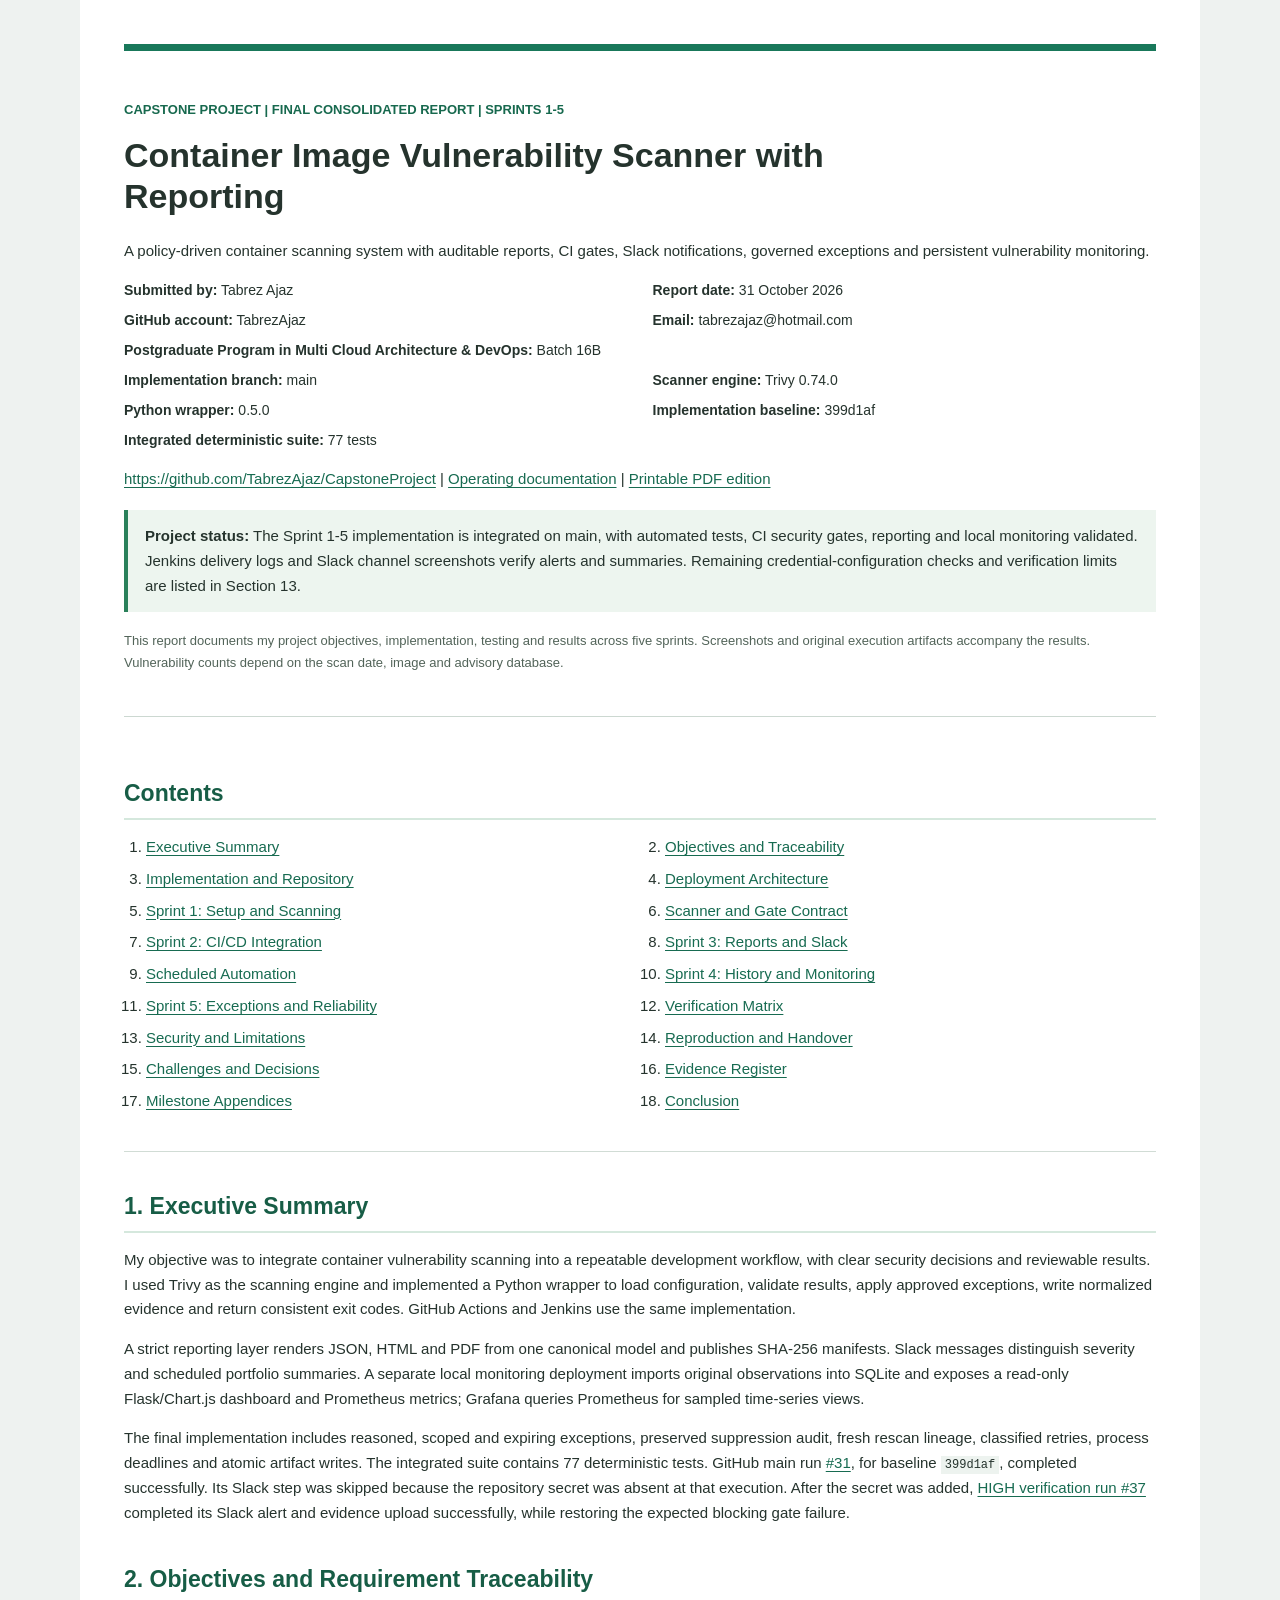
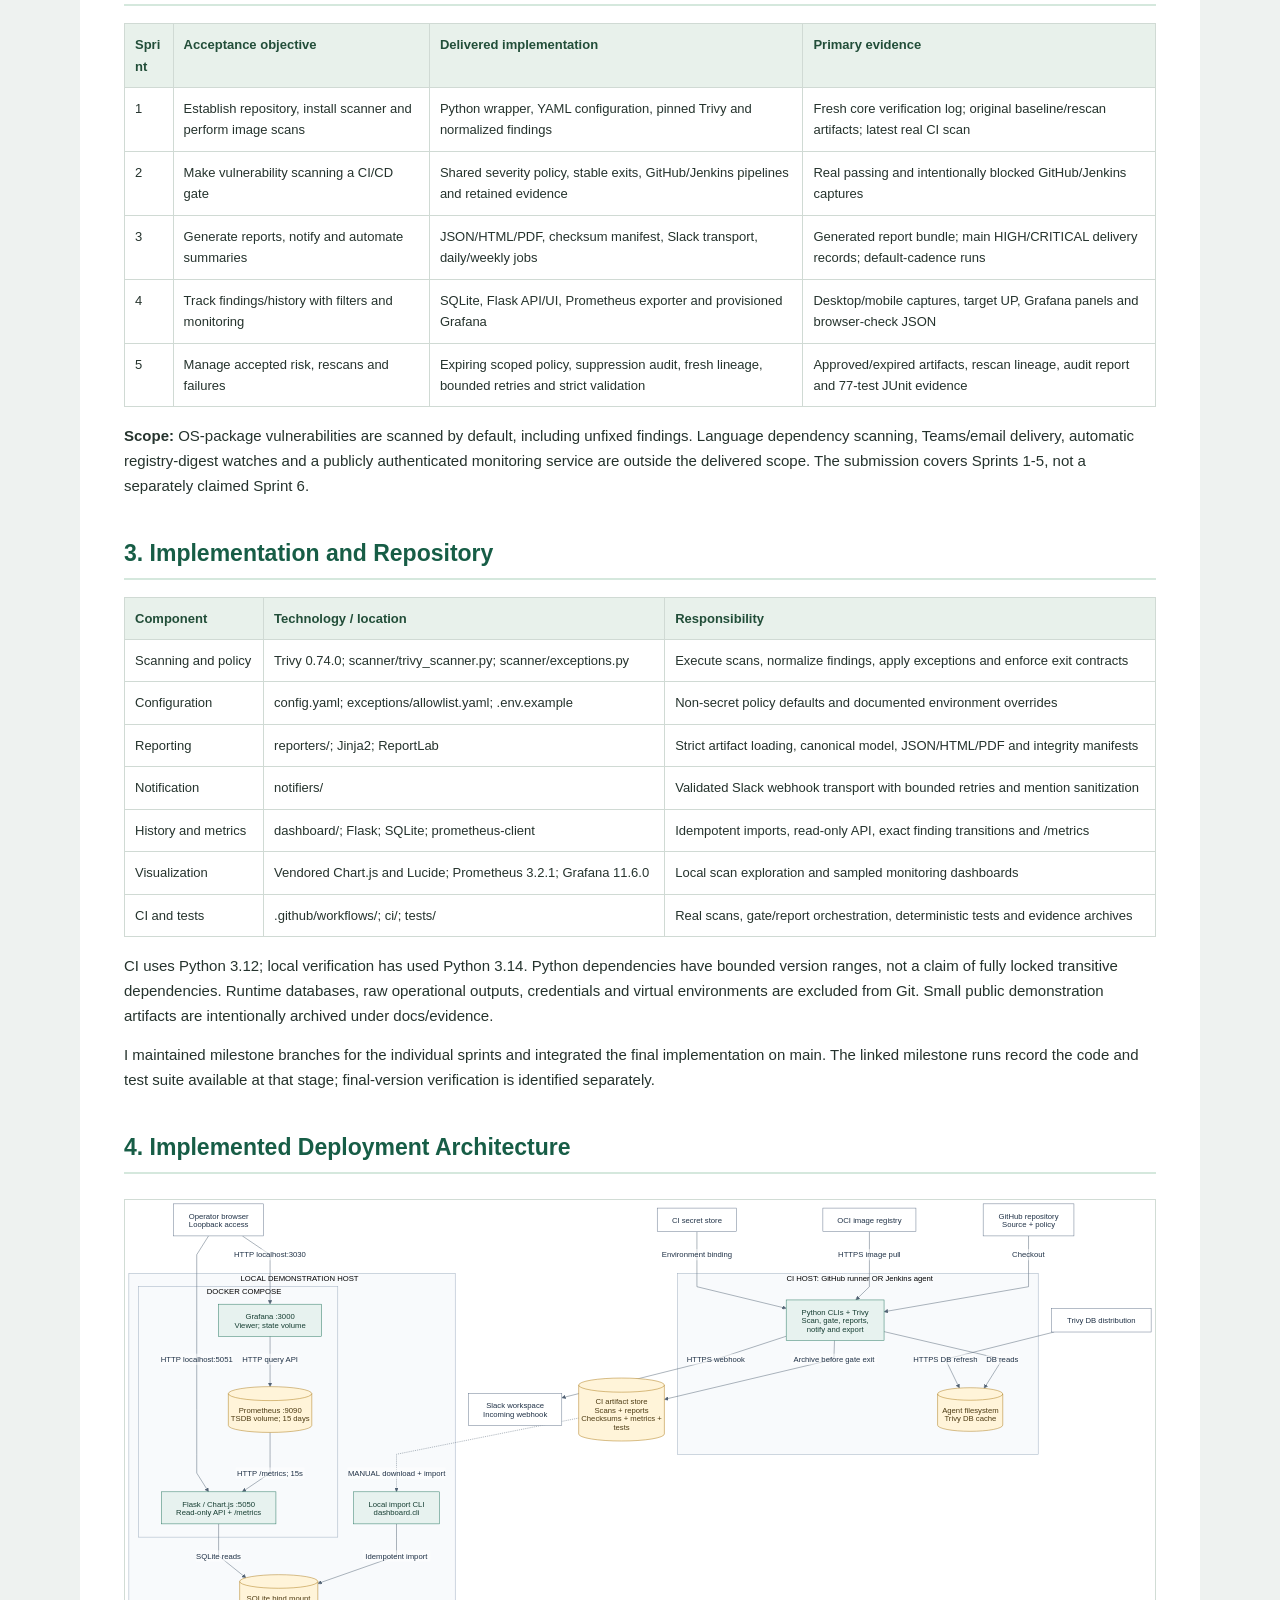
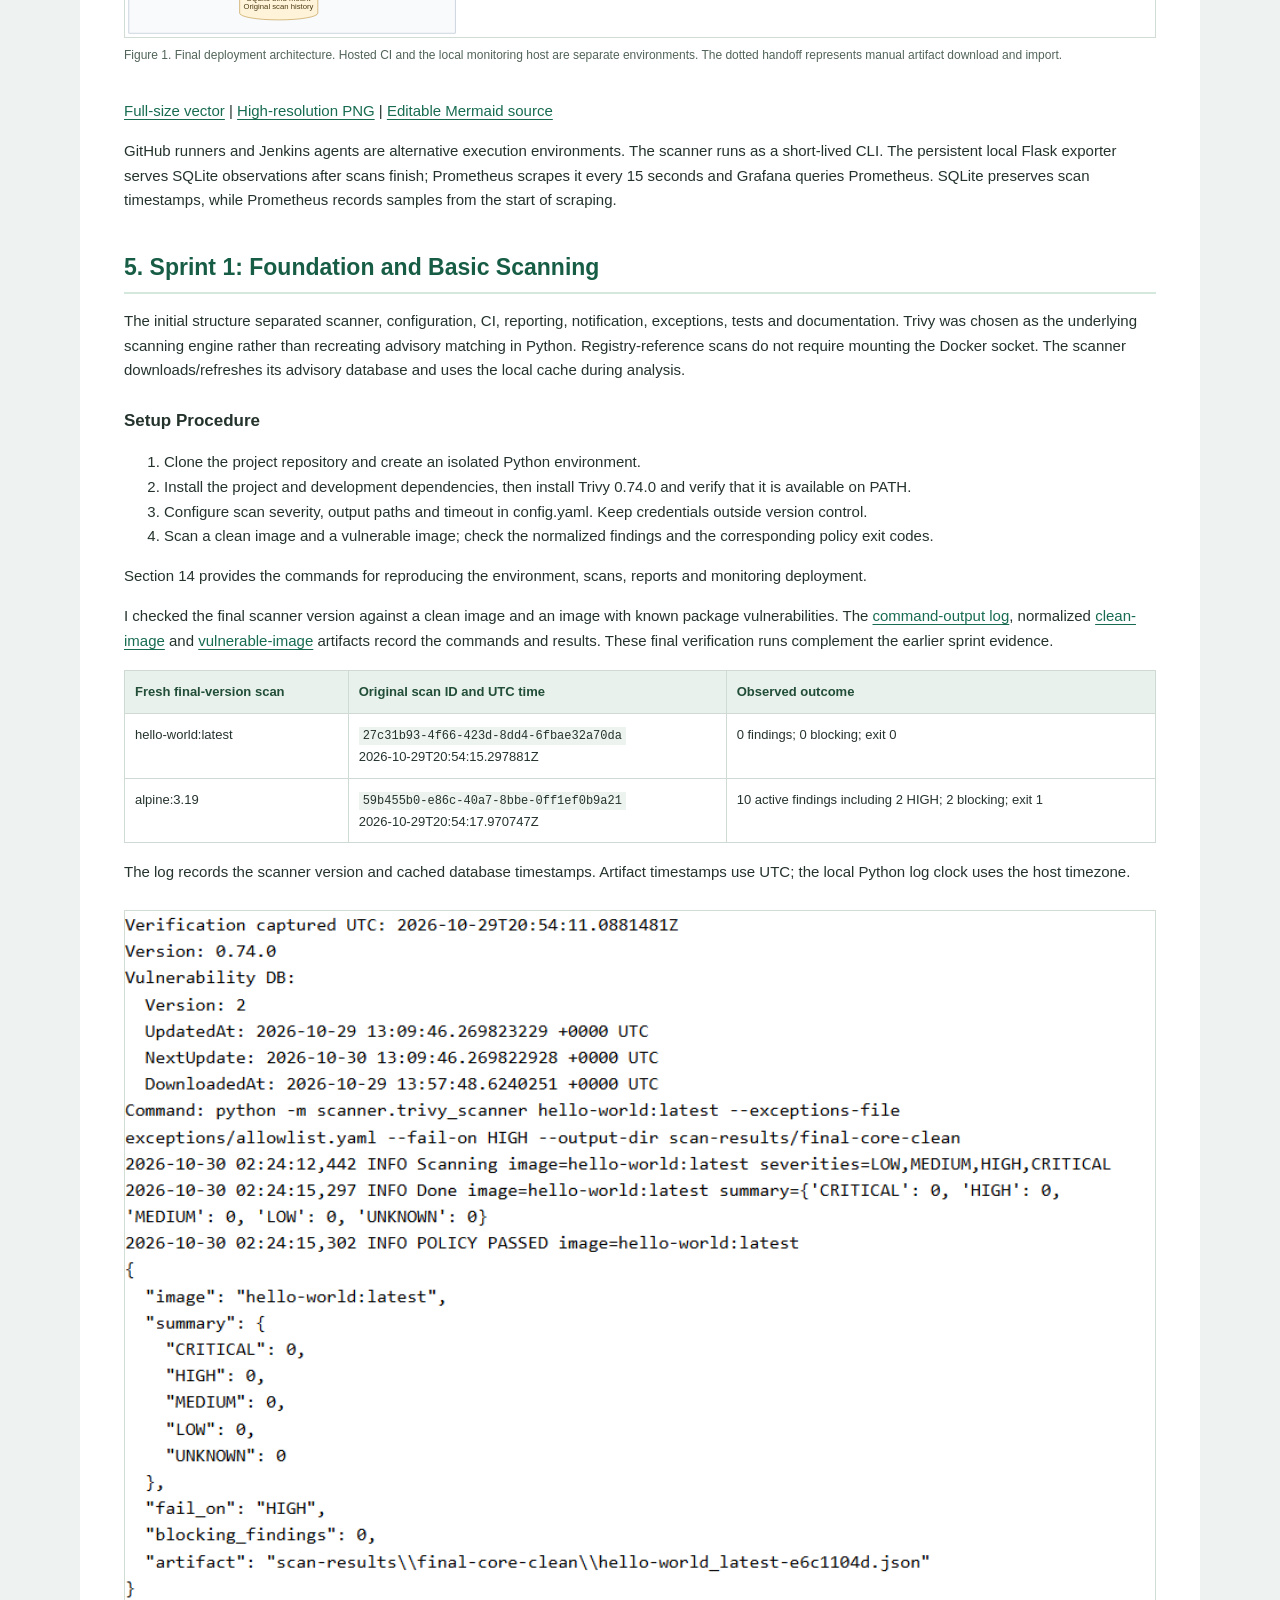
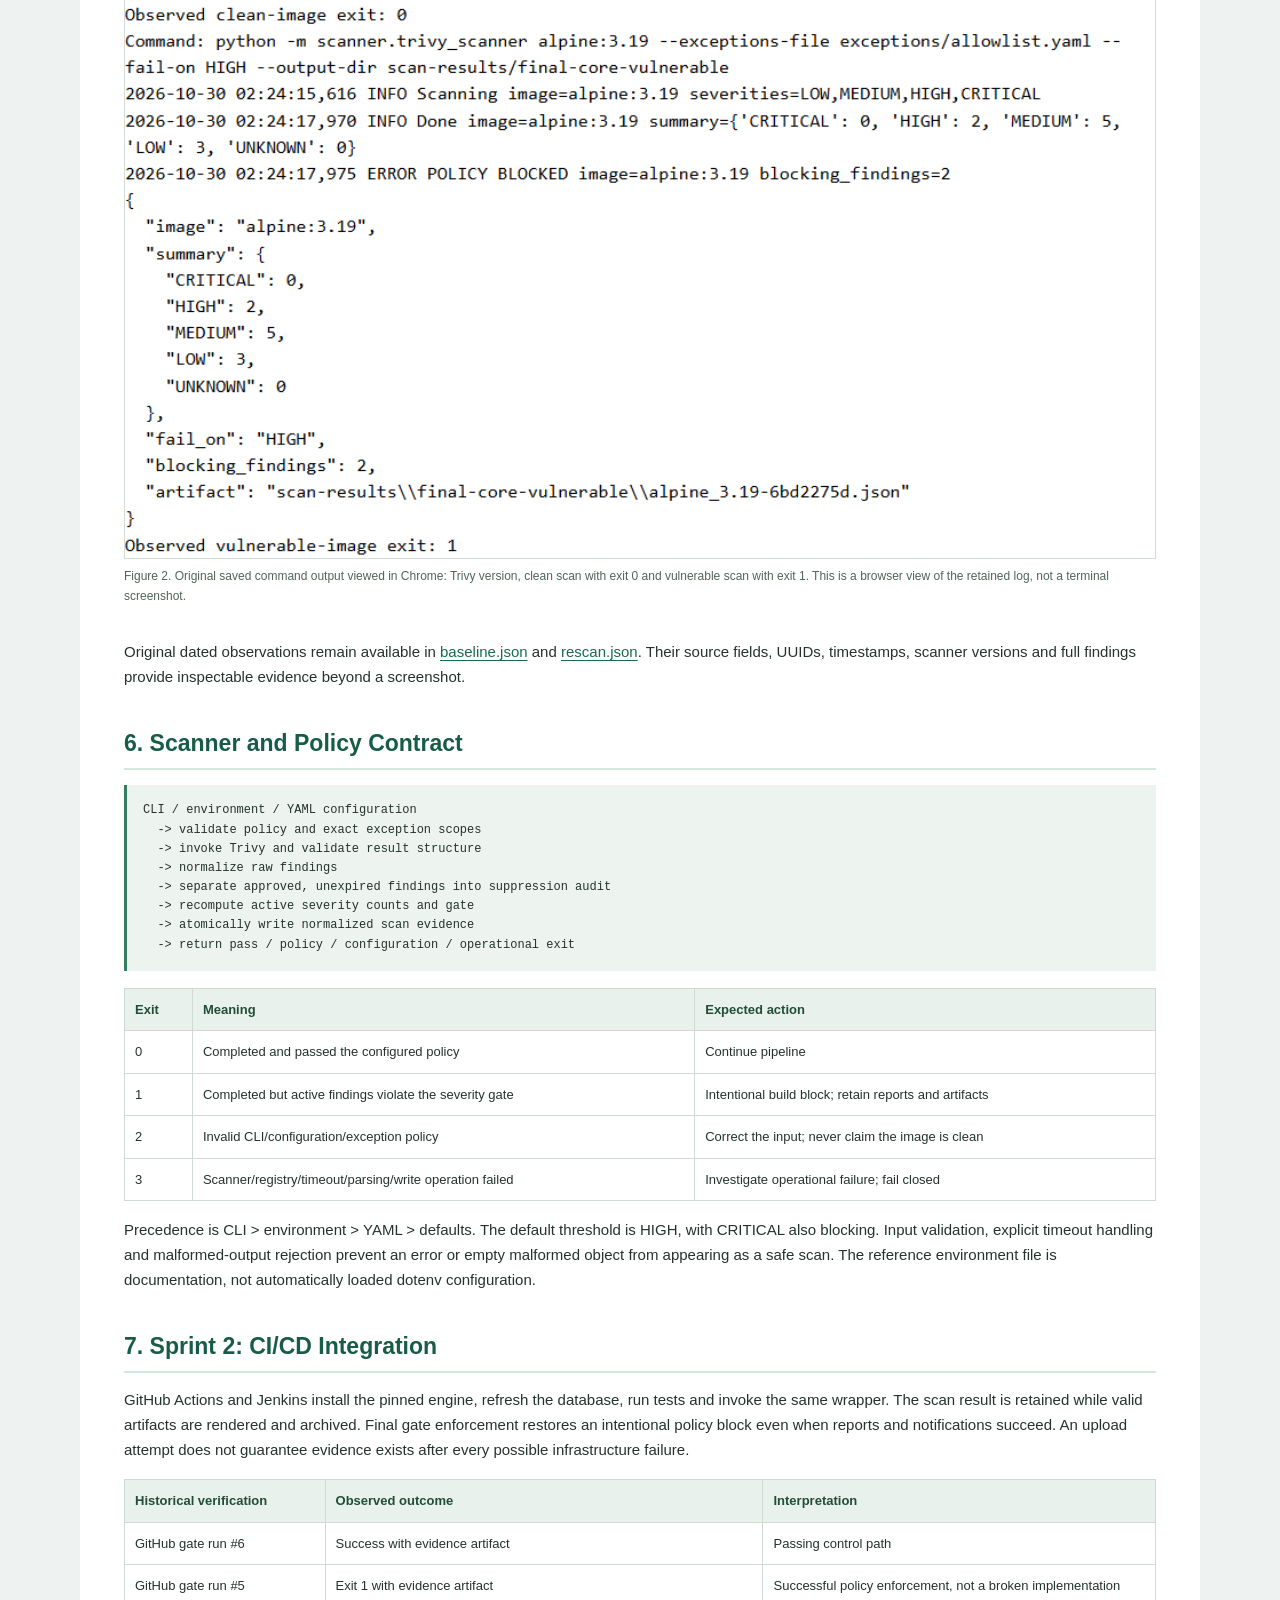
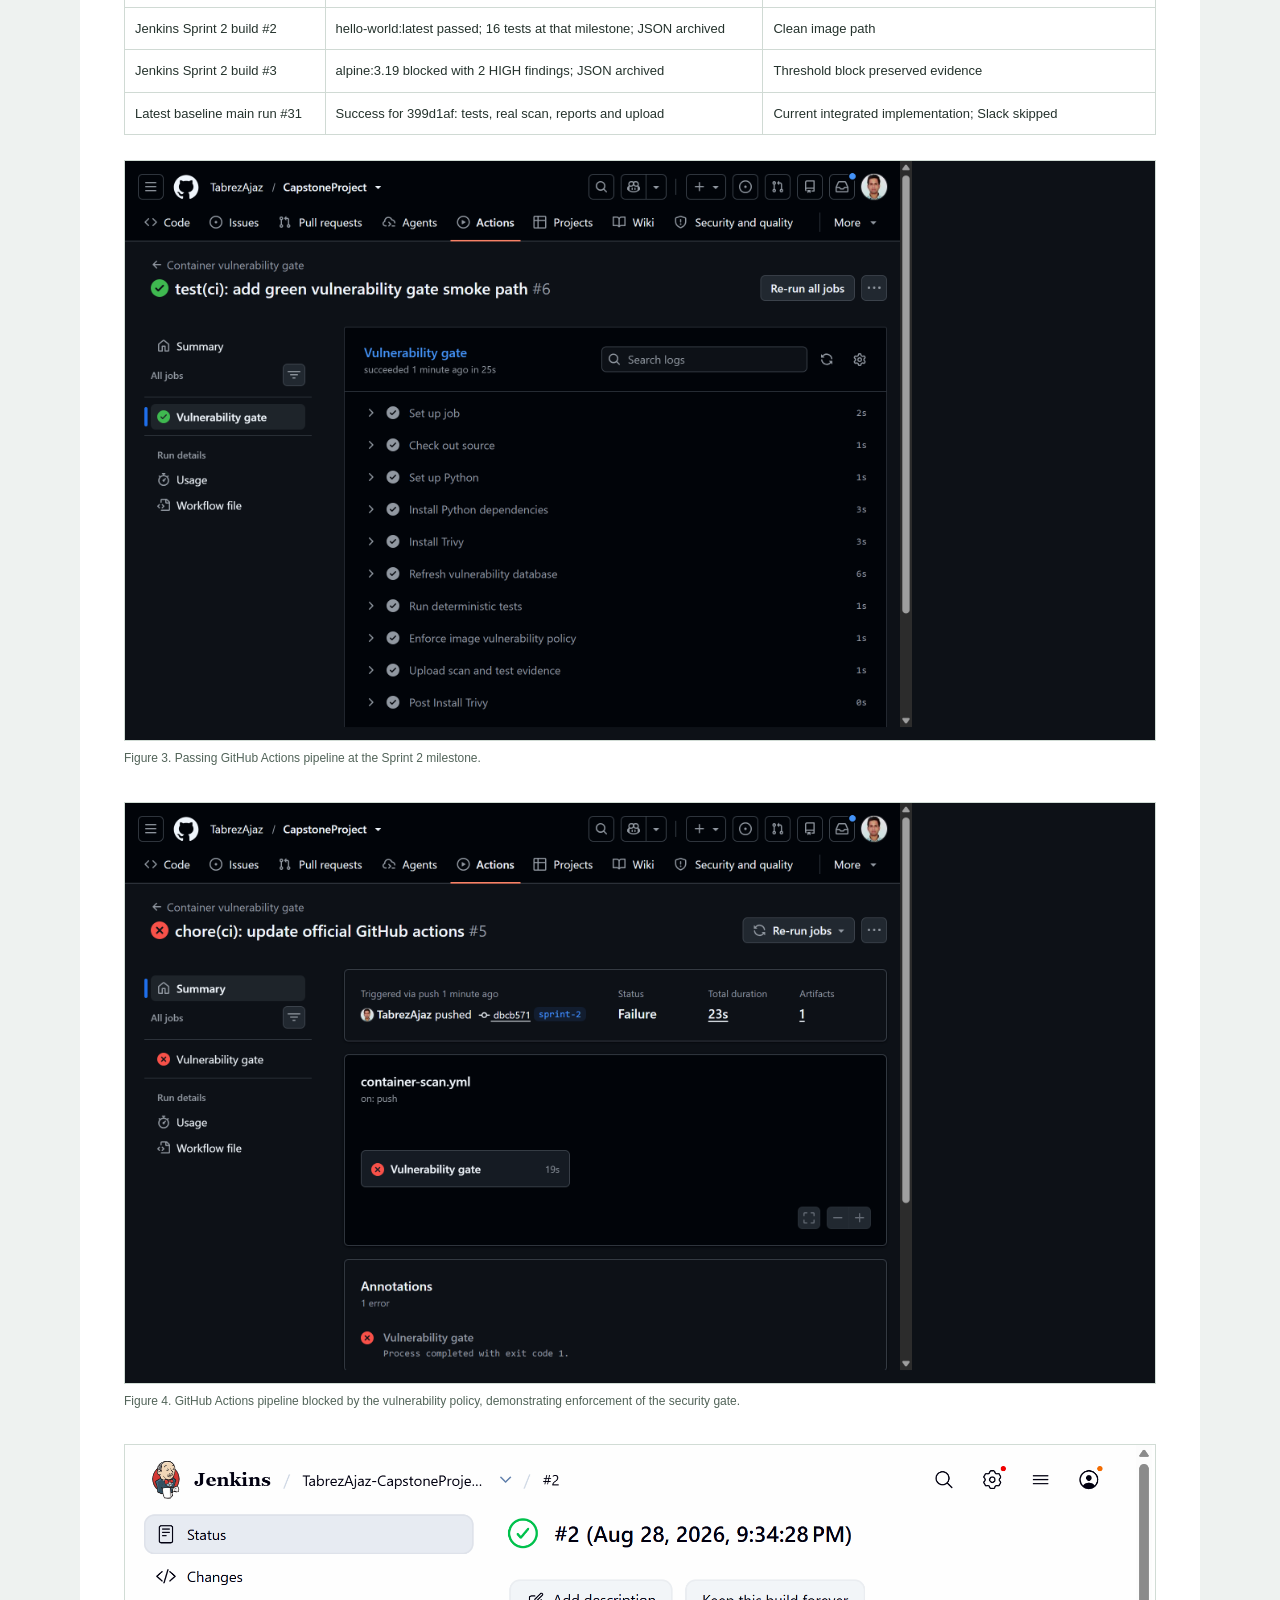
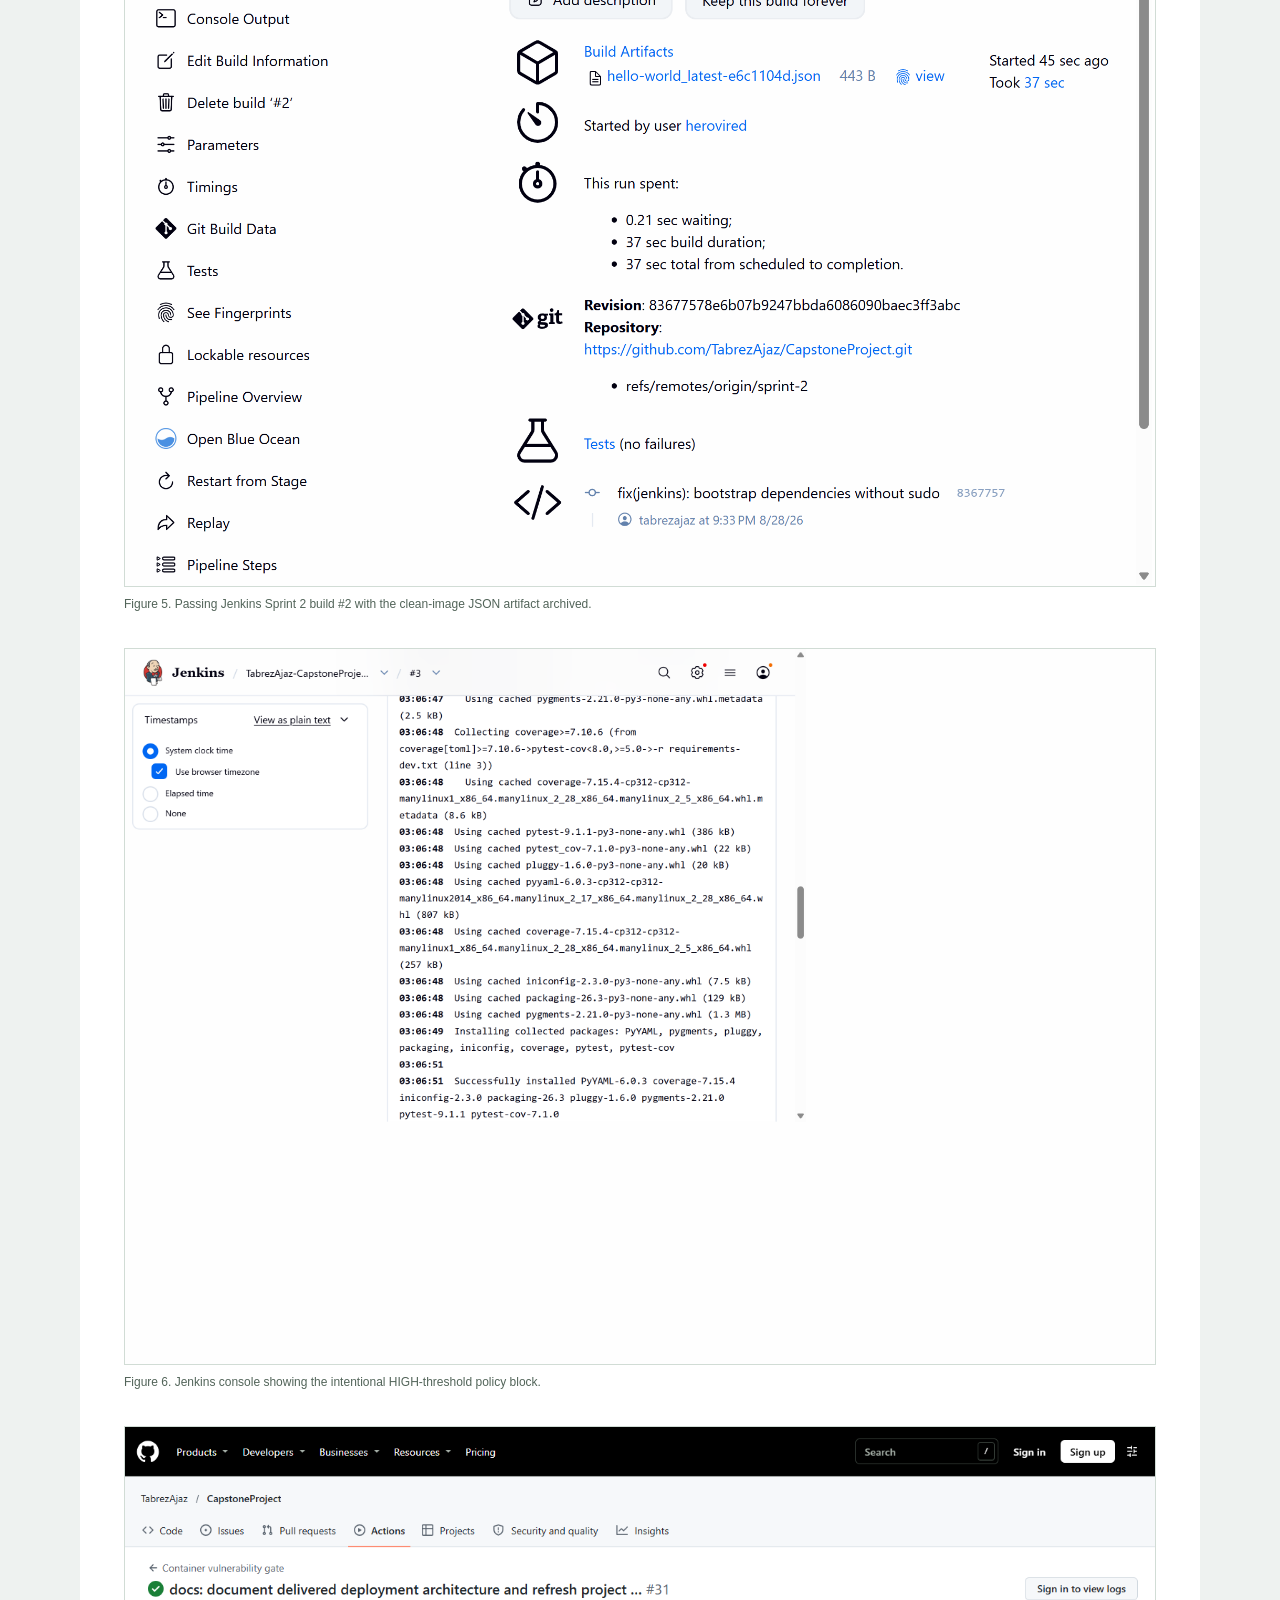
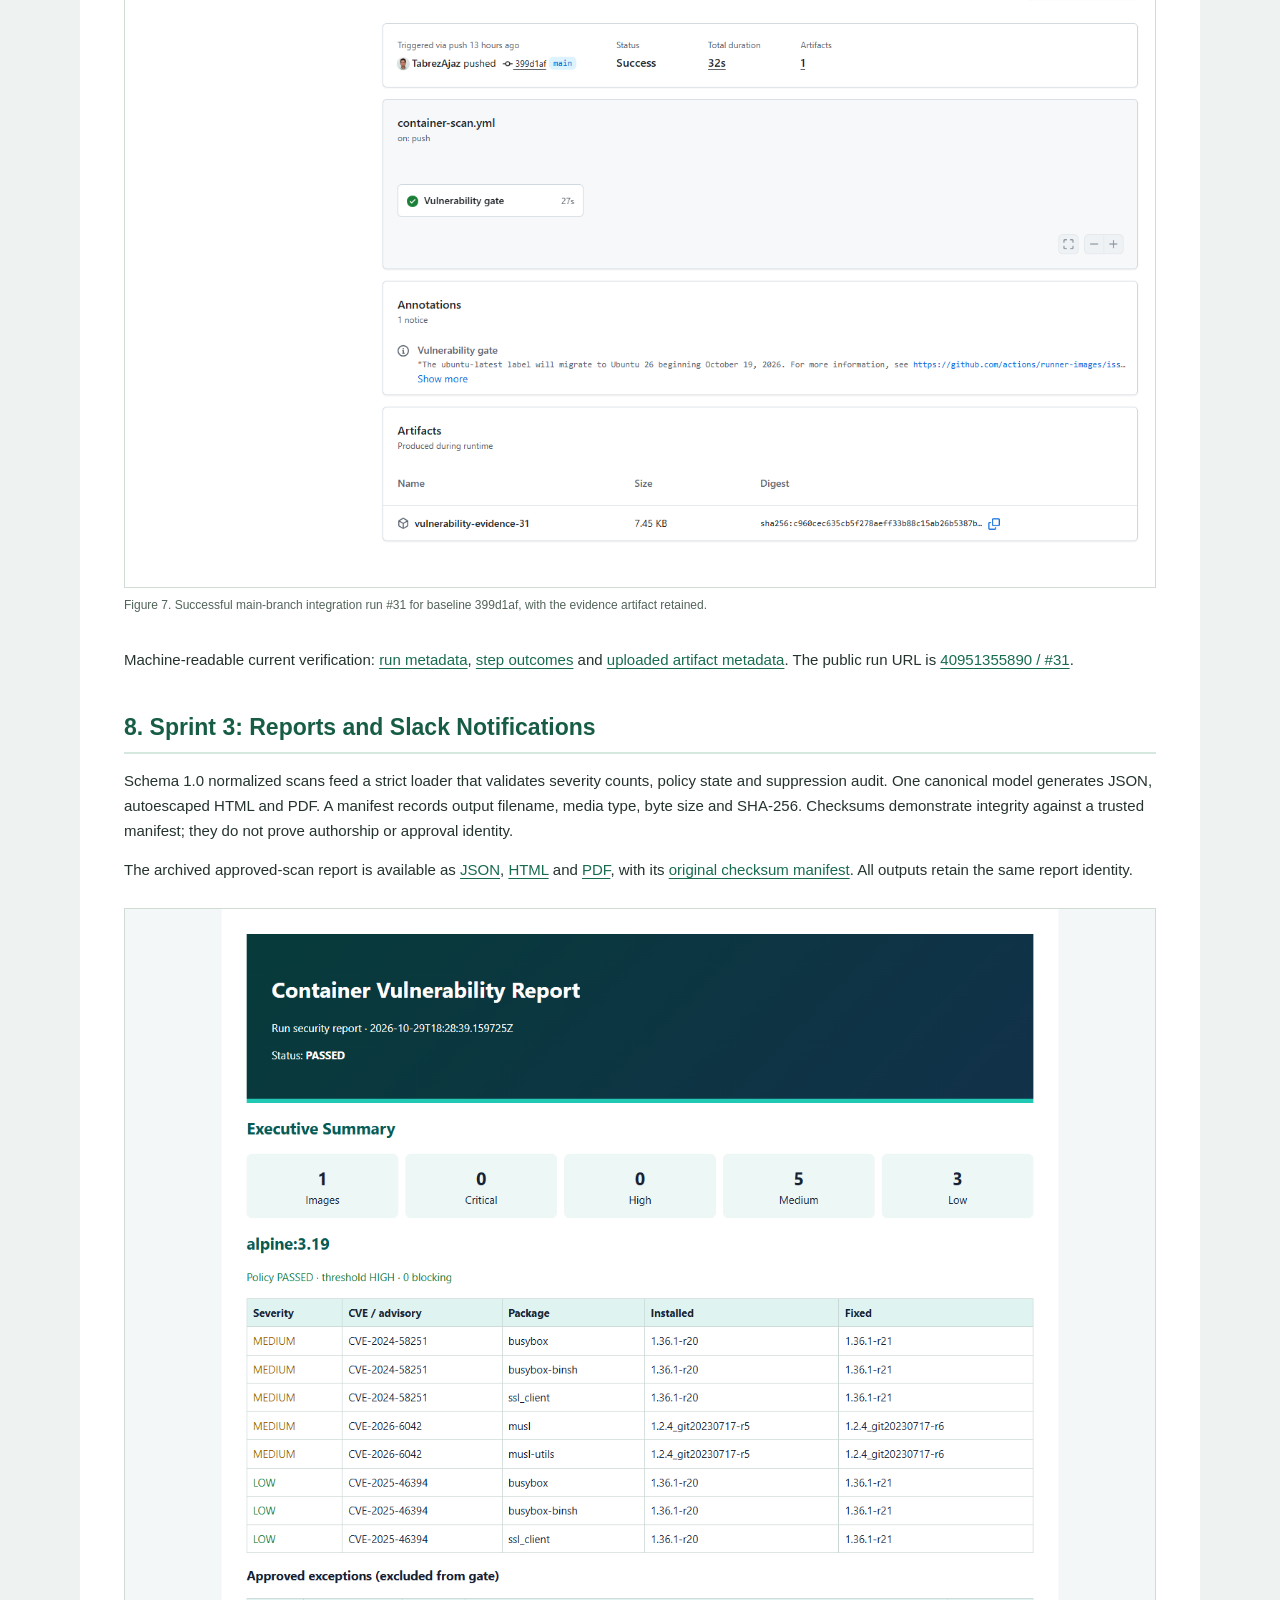
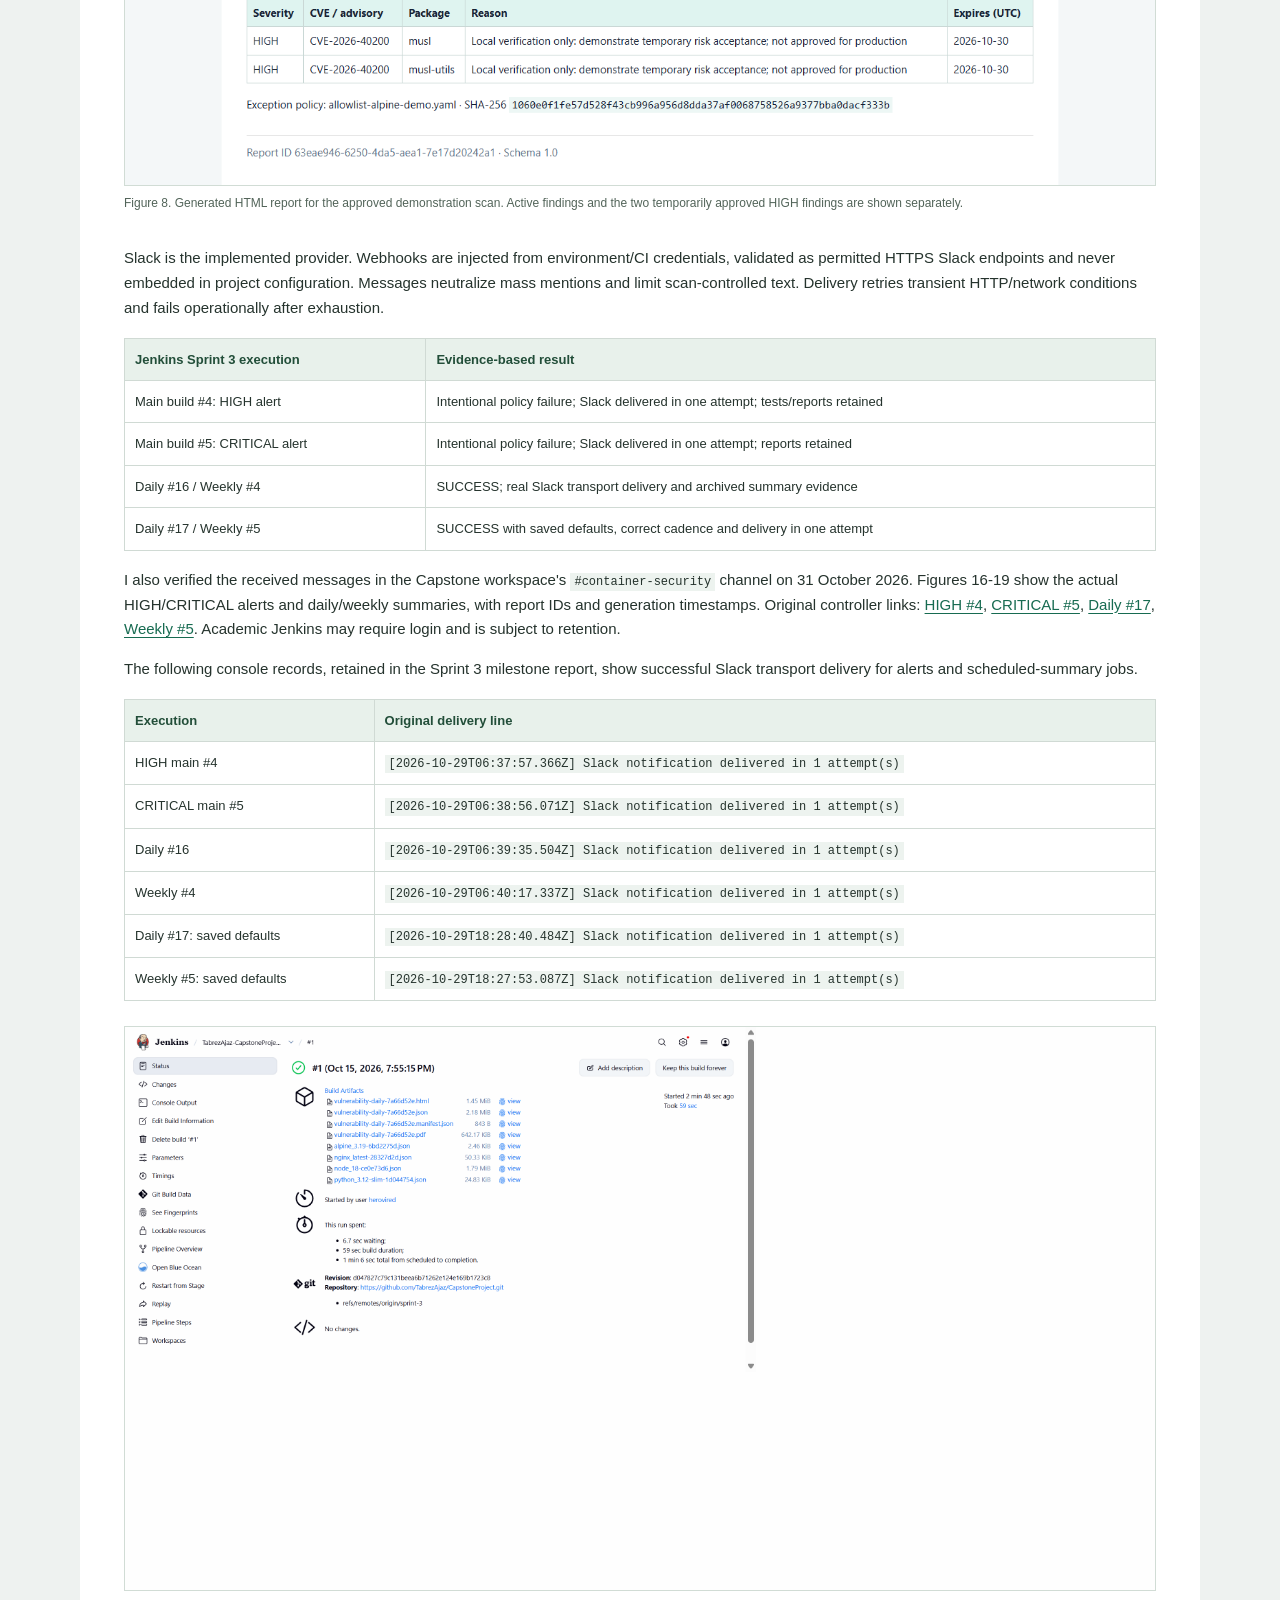
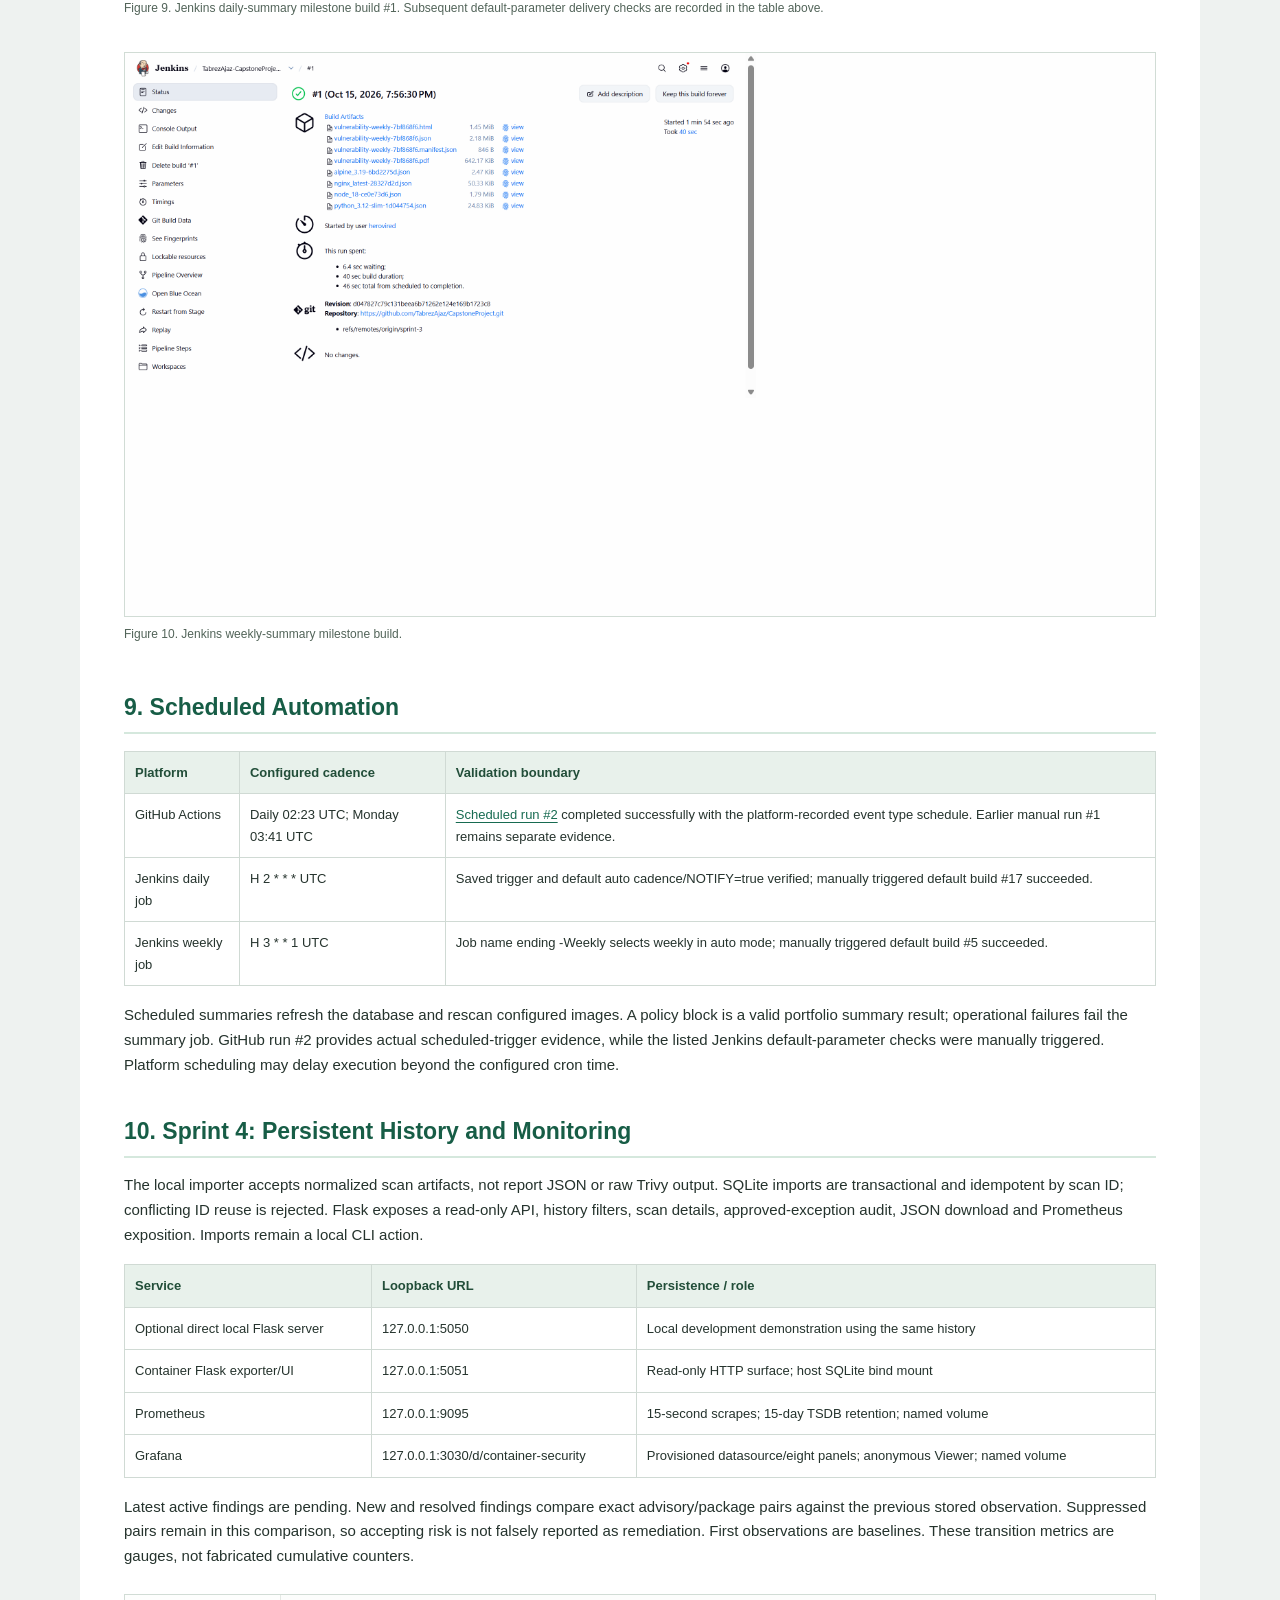
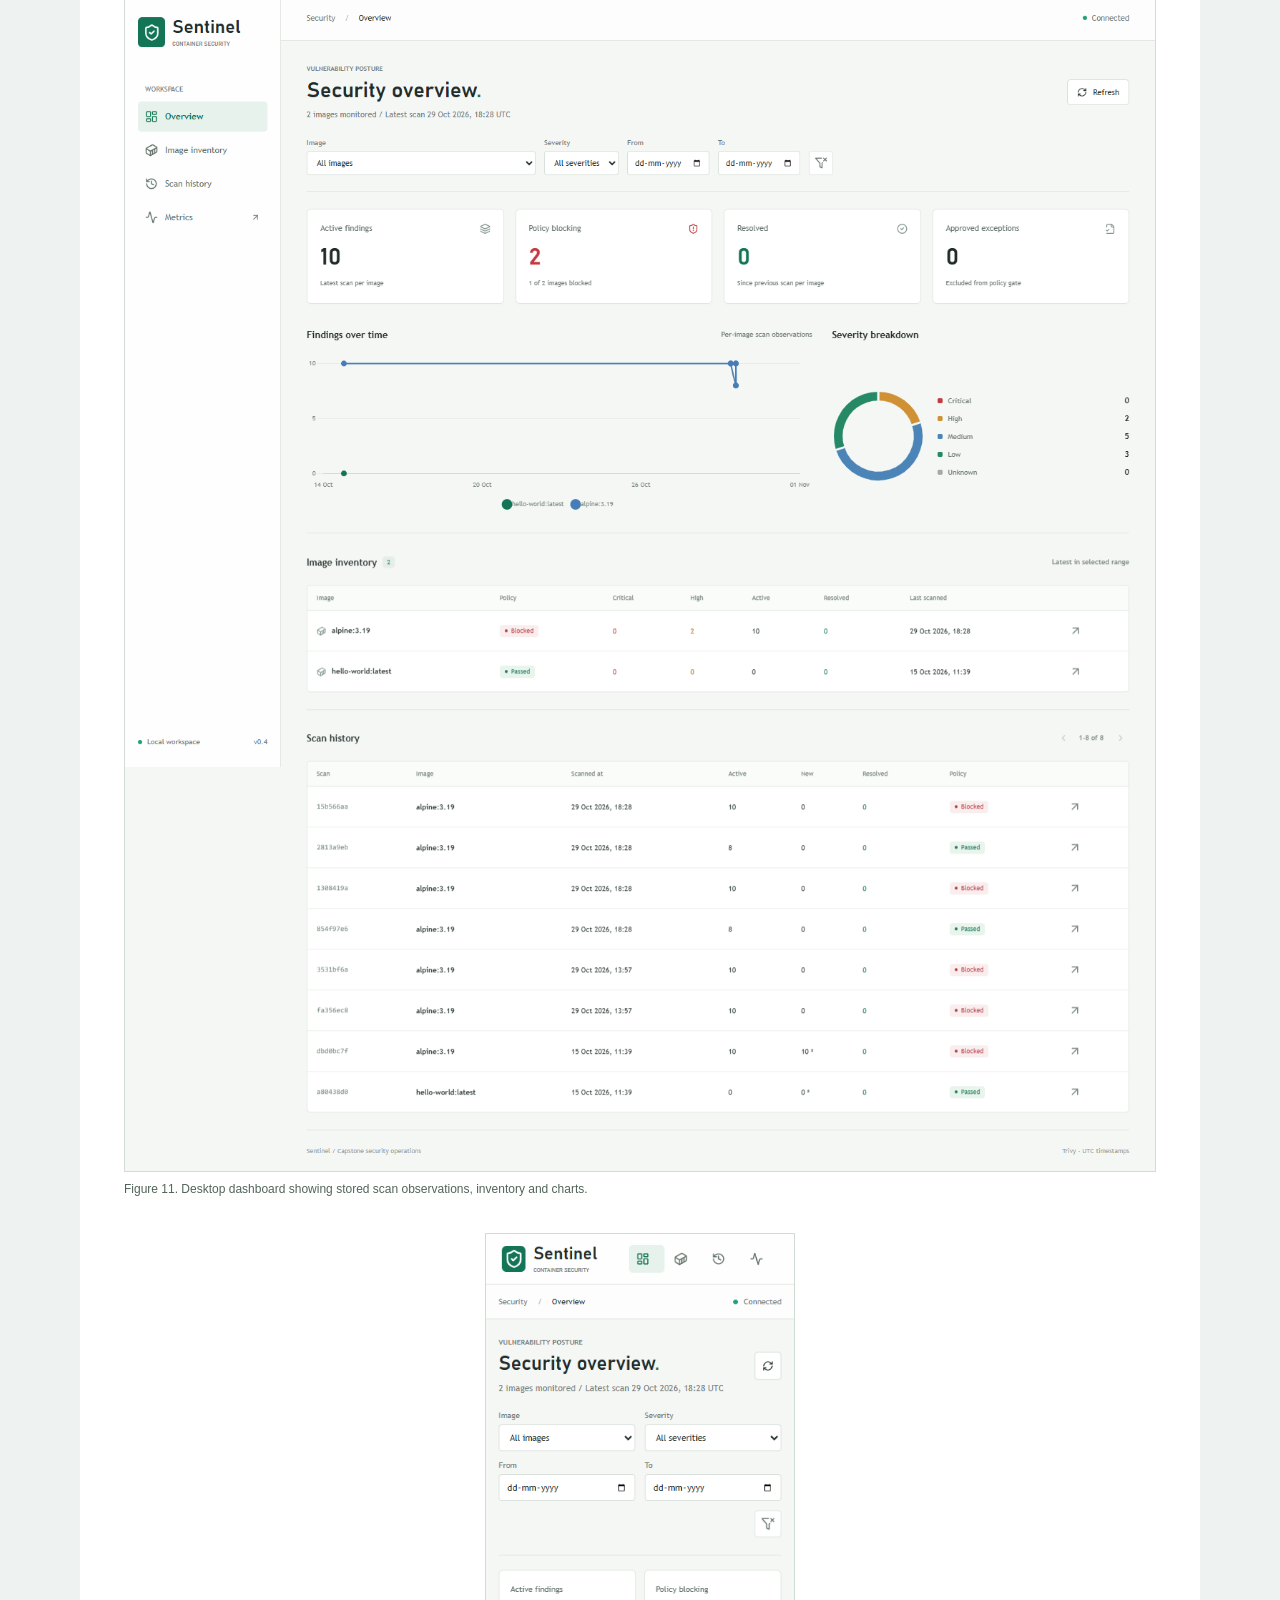
<file: docs/Final_Project_Report.html>
<!doctype html>
<html lang="en">
<head>
<meta charset="utf-8">
<meta name="viewport" content="width=device-width,initial-scale=1">
<title>Final Project Report - Container Image Vulnerability Scanner with Reporting</title>
<style>
@page{size:A4;margin:16mm}
@page architecture{size:A4 landscape;margin:12mm}
*{box-sizing:border-box;letter-spacing:0}
html{scroll-behavior:smooth}
body{margin:0;color:#25332d;background:#eef2f0;font:15px/1.65 'Trebuchet MS',Verdana,sans-serif}
main{max-width:1120px;margin:auto;background:#fff;padding:44px}
header{border-top:7px solid #19785a;padding:35px 0 30px;border-bottom:1px solid #ccd8d1}
h1{font-size:34px;line-height:1.2;max-width:850px;margin:15px 0 22px}
h2{font-size:23px;line-height:1.3;margin:40px 0 15px;padding-bottom:9px;border-bottom:2px solid #d5e8dd;color:#175d46}
h3{font-size:17px;margin:24px 0 9px}
p,li,td,th{overflow-wrap:anywhere}
a{color:#176b51;text-underline-offset:3px}
code,pre{font:12px/1.6 Consolas,monospace}
code{background:#edf3ef;padding:2px 4px}
pre{background:#edf3ef;border-left:3px solid #347e62;padding:16px;white-space:pre-wrap;overflow-wrap:anywhere}
table{width:100%;border-collapse:collapse;font-size:13px;margin:17px 0}
th,td{border:1px solid #d0dad4;padding:10px;text-align:left;vertical-align:top}
th{background:#e8f1eb;color:#224e39}
thead{display:table-header-group}
tr{break-inside:avoid}
figure{margin:25px 0;break-inside:avoid}
figure img{display:block;width:100%;height:auto;border:1px solid #d1dcd5}
figcaption{font-size:12px;color:#526459;padding:8px 0}
.mobile img{width:310px;max-width:100%;margin:auto}
.notice{padding:14px 17px;border-left:4px solid #2a805a;background:#edf5ef;margin:18px 0}
.warning{border-color:#b48722;background:#fff8e4}
.meta{display:grid;grid-template-columns:1fr 1fr;gap:7px 25px;font-size:14px}
.meta p{margin:0}
.meta .program{grid-column:1/-1}
.kicker{color:#17694e;font-size:13px;font-weight:bold}
nav{padding:22px 0;border-bottom:1px solid #d1dcd5}
nav ol{display:grid;grid-template-columns:1fr 1fr;gap:7px 28px;padding-left:22px}
.status{font-weight:bold;color:#1b6848}
.subtle{font-size:13px;color:#526459}
footer{margin-top:42px;padding-top:18px;border-top:1px solid #ccd8d1;font-size:12px;color:#526459}
@media(max-width:650px){main{padding:24px 16px}h1{font-size:27px}h2{font-size:21px}nav ol,.meta{grid-template-columns:1fr}table{font-size:11px}th,td{padding:6px}}
@media print{body{background:#fff;font-size:10pt;line-height:1.5}main{max-width:none;padding:0}header{break-after:page;min-height:220mm;padding-top:25mm}h1{font-size:31pt}h2{font-size:17pt;break-after:avoid}h3{break-after:avoid}table{font-size:8pt}pre,code{font-size:8pt}figure img{max-height:225mm;object-fit:contain}a{color:inherit}nav ol{gap:4px 20px}.architecture{page:architecture;break-before:page;break-after:page}.architecture h2{margin-top:0}.architecture figure{margin:12px 0}.architecture img{max-height:110mm;object-fit:contain}.mobile img{width:65mm}.notice{break-inside:avoid}}
</style>
</head>
<body><main>
<header>
<p class="kicker">CAPSTONE PROJECT | FINAL CONSOLIDATED REPORT | SPRINTS 1-5</p>
<h1>Container Image Vulnerability Scanner with Reporting</h1>
<p>A policy-driven container scanning system with auditable reports, CI gates, Slack notifications, governed exceptions and persistent vulnerability monitoring.</p>
<div class="meta">
<p><strong>Submitted by:</strong> Tabrez Ajaz</p><p><strong>Report date:</strong> 31 October 2026</p>
<p><strong>GitHub account:</strong> TabrezAjaz</p>
<p><strong>Email:</strong> tabrezajaz@hotmail.com</p>
<p class="program"><strong>Postgraduate Program in Multi Cloud Architecture &amp; DevOps:</strong> Batch 16B</p>
<p><strong>Implementation branch:</strong> main</p>
<p><strong>Scanner engine:</strong> Trivy 0.74.0</p><p><strong>Python wrapper:</strong> 0.5.0</p>
<p><strong>Implementation baseline:</strong> 399d1af</p><p><strong>Integrated deterministic suite:</strong> 77 tests</p>
</div>
<p><a href="https://github.com/TabrezAjaz/CapstoneProject">https://github.com/TabrezAjaz/CapstoneProject</a> | <a href="../README.md">Operating documentation</a> | <a href="Final_Project_Report.pdf">Printable PDF edition</a></p>
<div class="notice"><strong>Project status:</strong> The Sprint 1-5 implementation is integrated on main, with automated tests, CI security gates, reporting and local monitoring validated. Jenkins delivery logs and Slack channel screenshots verify alerts and summaries. Remaining credential-configuration checks and verification limits are listed in Section 13.</div>
<p class="subtle">This report documents my project objectives, implementation, testing and results across five sprints. Screenshots and original execution artifacts accompany the results. Vulnerability counts depend on the scan date, image and advisory database.</p>
</header>

<nav aria-label="Contents"><h2>Contents</h2><ol>
<li><a href="#summary">Executive Summary</a></li><li><a href="#scope">Objectives and Traceability</a></li>
<li><a href="#implementation">Implementation and Repository</a></li><li><a href="#architecture">Deployment Architecture</a></li>
<li><a href="#setup">Sprint 1: Setup and Scanning</a></li><li><a href="#policy">Scanner and Gate Contract</a></li>
<li><a href="#ci">Sprint 2: CI/CD Integration</a></li><li><a href="#reporting">Sprint 3: Reports and Slack</a></li>
<li><a href="#scheduling">Scheduled Automation</a></li><li><a href="#monitoring">Sprint 4: History and Monitoring</a></li>
<li><a href="#exceptions">Sprint 5: Exceptions and Reliability</a></li><li><a href="#verification">Verification Matrix</a></li>
<li><a href="#security">Security and Limitations</a></li><li><a href="#runbook">Reproduction and Handover</a></li>
<li><a href="#lessons">Challenges and Decisions</a></li><li><a href="#evidence">Evidence Register</a></li>
<li><a href="#appendices">Milestone Appendices</a></li><li><a href="#conclusion">Conclusion</a></li>
</ol></nav>

<section id="summary"><h2>1. Executive Summary</h2>
<p>My objective was to integrate container vulnerability scanning into a repeatable development workflow, with clear security decisions and reviewable results. I used Trivy as the scanning engine and implemented a Python wrapper to load configuration, validate results, apply approved exceptions, write normalized evidence and return consistent exit codes. GitHub Actions and Jenkins use the same implementation.</p>
<p>A strict reporting layer renders JSON, HTML and PDF from one canonical model and publishes SHA-256 manifests. Slack messages distinguish severity and scheduled portfolio summaries. A separate local monitoring deployment imports original observations into SQLite and exposes a read-only Flask/Chart.js dashboard and Prometheus metrics; Grafana queries Prometheus for sampled time-series views.</p>
<p>The final implementation includes reasoned, scoped and expiring exceptions, preserved suppression audit, fresh rescan lineage, classified retries, process deadlines and atomic artifact writes. The integrated suite contains 77 deterministic tests. GitHub main run <a href="https://github.com/TabrezAjaz/CapstoneProject/actions/runs/40951355890">#31</a>, for baseline <code>399d1af</code>, completed successfully. Its Slack step was skipped because the repository secret was absent at that execution. After the secret was added, <a href="https://github.com/TabrezAjaz/CapstoneProject/actions/runs/41174455287">HIGH verification run #37</a> completed its Slack alert and evidence upload successfully, while restoring the expected blocking gate failure.</p>
</section>

<section id="scope"><h2>2. Objectives and Requirement Traceability</h2>
<table><thead><tr><th>Sprint</th><th>Acceptance objective</th><th>Delivered implementation</th><th>Primary evidence</th></tr></thead><tbody>
<tr><td>1</td><td>Establish repository, install scanner and perform image scans</td><td>Python wrapper, YAML configuration, pinned Trivy and normalized findings</td><td>Fresh core verification log; original baseline/rescan artifacts; latest real CI scan</td></tr>
<tr><td>2</td><td>Make vulnerability scanning a CI/CD gate</td><td>Shared severity policy, stable exits, GitHub/Jenkins pipelines and retained evidence</td><td>Real passing and intentionally blocked GitHub/Jenkins captures</td></tr>
<tr><td>3</td><td>Generate reports, notify and automate summaries</td><td>JSON/HTML/PDF, checksum manifest, Slack transport, daily/weekly jobs</td><td>Generated report bundle; main HIGH/CRITICAL delivery records; default-cadence runs</td></tr>
<tr><td>4</td><td>Track findings/history with filters and monitoring</td><td>SQLite, Flask API/UI, Prometheus exporter and provisioned Grafana</td><td>Desktop/mobile captures, target UP, Grafana panels and browser-check JSON</td></tr>
<tr><td>5</td><td>Manage accepted risk, rescans and failures</td><td>Expiring scoped policy, suppression audit, fresh lineage, bounded retries and strict validation</td><td>Approved/expired artifacts, rescan lineage, audit report and 77-test JUnit evidence</td></tr>
</tbody></table>
<p><strong>Scope:</strong> OS-package vulnerabilities are scanned by default, including unfixed findings. Language dependency scanning, Teams/email delivery, automatic registry-digest watches and a publicly authenticated monitoring service are outside the delivered scope. The submission covers Sprints 1-5, not a separately claimed Sprint 6.</p>
</section>

<section id="implementation"><h2>3. Implementation and Repository</h2>
<table><thead><tr><th>Component</th><th>Technology / location</th><th>Responsibility</th></tr></thead><tbody>
<tr><td>Scanning and policy</td><td>Trivy 0.74.0; scanner/trivy_scanner.py; scanner/exceptions.py</td><td>Execute scans, normalize findings, apply exceptions and enforce exit contracts</td></tr>
<tr><td>Configuration</td><td>config.yaml; exceptions/allowlist.yaml; .env.example</td><td>Non-secret policy defaults and documented environment overrides</td></tr>
<tr><td>Reporting</td><td>reporters/; Jinja2; ReportLab</td><td>Strict artifact loading, canonical model, JSON/HTML/PDF and integrity manifests</td></tr>
<tr><td>Notification</td><td>notifiers/</td><td>Validated Slack webhook transport with bounded retries and mention sanitization</td></tr>
<tr><td>History and metrics</td><td>dashboard/; Flask; SQLite; prometheus-client</td><td>Idempotent imports, read-only API, exact finding transitions and /metrics</td></tr>
<tr><td>Visualization</td><td>Vendored Chart.js and Lucide; Prometheus 3.2.1; Grafana 11.6.0</td><td>Local scan exploration and sampled monitoring dashboards</td></tr>
<tr><td>CI and tests</td><td>.github/workflows/; ci/; tests/</td><td>Real scans, gate/report orchestration, deterministic tests and evidence archives</td></tr>
</tbody></table>
<p>CI uses Python 3.12; local verification has used Python 3.14. Python dependencies have bounded version ranges, not a claim of fully locked transitive dependencies. Runtime databases, raw operational outputs, credentials and virtual environments are excluded from Git. Small public demonstration artifacts are intentionally archived under docs/evidence.</p>
<p>I maintained milestone branches for the individual sprints and integrated the final implementation on main. The linked milestone runs record the code and test suite available at that stage; final-version verification is identified separately.</p>
</section>

<section id="architecture" class="architecture"><h2>4. Implemented Deployment Architecture</h2>
<figure><img src="deployment-architecture.svg" alt="Implemented deployment architecture showing CI hosts, registry and DB inputs, artifact store, manual import, SQLite, Flask, Prometheus and Grafana"><figcaption>Figure 1. Final deployment architecture. Hosted CI and the local monitoring host are separate environments. The dotted handoff represents manual artifact download and import.</figcaption></figure>
<p><a href="deployment-architecture.svg">Full-size vector</a> | <a href="deployment-architecture.png">High-resolution PNG</a> | <a href="deployment-architecture.mmd">Editable Mermaid source</a></p>
<p>GitHub runners and Jenkins agents are alternative execution environments. The scanner runs as a short-lived CLI. The persistent local Flask exporter serves SQLite observations after scans finish; Prometheus scrapes it every 15 seconds and Grafana queries Prometheus. SQLite preserves scan timestamps, while Prometheus records samples from the start of scraping.</p>
</section>

<section id="setup"><h2>5. Sprint 1: Foundation and Basic Scanning</h2>
<p>The initial structure separated scanner, configuration, CI, reporting, notification, exceptions, tests and documentation. Trivy was chosen as the underlying scanning engine rather than recreating advisory matching in Python. Registry-reference scans do not require mounting the Docker socket. The scanner downloads/refreshes its advisory database and uses the local cache during analysis.</p>
<h3>Setup Procedure</h3>
<ol><li>Clone the project repository and create an isolated Python environment.</li><li>Install the project and development dependencies, then install Trivy 0.74.0 and verify that it is available on PATH.</li><li>Configure scan severity, output paths and timeout in config.yaml. Keep credentials outside version control.</li><li>Scan a clean image and a vulnerable image; check the normalized findings and the corresponding policy exit codes.</li></ol>
<p>Section 14 provides the commands for reproducing the environment, scans, reports and monitoring deployment.</p>
<p>I checked the final scanner version against a clean image and an image with known package vulnerabilities. The <a href="evidence/final/core-verification.txt">command-output log</a>, normalized <a href="evidence/final/core-clean.json">clean-image</a> and <a href="evidence/final/core-vulnerable.json">vulnerable-image</a> artifacts record the commands and results. These final verification runs complement the earlier sprint evidence.</p>
<table><thead><tr><th>Fresh final-version scan</th><th>Original scan ID and UTC time</th><th>Observed outcome</th></tr></thead><tbody>
<tr><td>hello-world:latest</td><td><code>27c31b93-4f66-423d-8dd4-6fbae32a70da</code><br>2026-10-29T20:54:15.297881Z</td><td>0 findings; 0 blocking; exit 0</td></tr>
<tr><td>alpine:3.19</td><td><code>59b455b0-e86c-40a7-8bbe-0ff1ef0b9a21</code><br>2026-10-29T20:54:17.970747Z</td><td>10 active findings including 2 HIGH; 2 blocking; exit 1</td></tr>
</tbody></table>
<p>The log records the scanner version and cached database timestamps. Artifact timestamps use UTC; the local Python log clock uses the host timezone.</p>
<figure><img src="screenshots/final-core-verification.png" alt="Browser view of the original scanner version and clean and vulnerable image command-output log"><figcaption>Figure 2. Original saved command output viewed in Chrome: Trivy version, clean scan with exit 0 and vulnerable scan with exit 1. This is a browser view of the retained log, not a terminal screenshot.</figcaption></figure>
<p>Original dated observations remain available in <a href="evidence/sprint5/baseline.json">baseline.json</a> and <a href="evidence/sprint5/rescan.json">rescan.json</a>. Their source fields, UUIDs, timestamps, scanner versions and full findings provide inspectable evidence beyond a screenshot.</p>
</section>

<section id="policy"><h2>6. Scanner and Policy Contract</h2>
<pre>CLI / environment / YAML configuration
  -> validate policy and exact exception scopes
  -> invoke Trivy and validate result structure
  -> normalize raw findings
  -> separate approved, unexpired findings into suppression audit
  -> recompute active severity counts and gate
  -> atomically write normalized scan evidence
  -> return pass / policy / configuration / operational exit</pre>
<table><thead><tr><th>Exit</th><th>Meaning</th><th>Expected action</th></tr></thead><tbody>
<tr><td>0</td><td>Completed and passed the configured policy</td><td>Continue pipeline</td></tr>
<tr><td>1</td><td>Completed but active findings violate the severity gate</td><td>Intentional build block; retain reports and artifacts</td></tr>
<tr><td>2</td><td>Invalid CLI/configuration/exception policy</td><td>Correct the input; never claim the image is clean</td></tr>
<tr><td>3</td><td>Scanner/registry/timeout/parsing/write operation failed</td><td>Investigate operational failure; fail closed</td></tr>
</tbody></table>
<p>Precedence is CLI &gt; environment &gt; YAML &gt; defaults. The default threshold is HIGH, with CRITICAL also blocking. Input validation, explicit timeout handling and malformed-output rejection prevent an error or empty malformed object from appearing as a safe scan. The reference environment file is documentation, not automatically loaded dotenv configuration.</p>
</section>

<section id="ci"><h2>7. Sprint 2: CI/CD Integration</h2>
<p>GitHub Actions and Jenkins install the pinned engine, refresh the database, run tests and invoke the same wrapper. The scan result is retained while valid artifacts are rendered and archived. Final gate enforcement restores an intentional policy block even when reports and notifications succeed. An upload attempt does not guarantee evidence exists after every possible infrastructure failure.</p>
<table><thead><tr><th>Historical verification</th><th>Observed outcome</th><th>Interpretation</th></tr></thead><tbody>
<tr><td>GitHub gate run #6</td><td>Success with evidence artifact</td><td>Passing control path</td></tr>
<tr><td>GitHub gate run #5</td><td>Exit 1 with evidence artifact</td><td>Successful policy enforcement, not a broken implementation</td></tr>
<tr><td>Jenkins Sprint 2 build #2</td><td>hello-world:latest passed; 16 tests at that milestone; JSON archived</td><td>Clean image path</td></tr>
<tr><td>Jenkins Sprint 2 build #3</td><td>alpine:3.19 blocked with 2 HIGH findings; JSON archived</td><td>Threshold block preserved evidence</td></tr>
<tr><td>Latest baseline main run #31</td><td>Success for 399d1af: tests, real scan, reports and upload</td><td>Current integrated implementation; Slack skipped</td></tr>
</tbody></table>
<figure><img src="screenshots/sprint2-github-passed-steps.png" alt="Successful GitHub Actions steps from the Sprint 2 milestone"><figcaption>Figure 3. Passing GitHub Actions pipeline at the Sprint 2 milestone.</figcaption></figure>
<figure><img src="screenshots/sprint2-github-blocked-run.png" alt="GitHub Actions run intentionally blocked by vulnerability policy"><figcaption>Figure 4. GitHub Actions pipeline blocked by the vulnerability policy, demonstrating enforcement of the security gate.</figcaption></figure>
<figure><img src="screenshots/final-jenkins-clean.png" alt="Successful Jenkins build number 2 showing the archived clean-image scan artifact"><figcaption>Figure 5. Passing Jenkins Sprint 2 build #2 with the clean-image JSON artifact archived.</figcaption></figure>
<figure><img src="screenshots/sprint2-jenkins-blocked-console.png" alt="Jenkins console showing HIGH findings and policy-blocked result"><figcaption>Figure 6. Jenkins console showing the intentional HIGH-threshold policy block.</figcaption></figure>
<figure><img src="screenshots/final-github-main.png" alt="Successful GitHub Actions main run number 31 at implementation baseline 399d1af with an evidence artifact"><figcaption>Figure 7. Successful main-branch integration run #31 for baseline 399d1af, with the evidence artifact retained.</figcaption></figure>
<p>Machine-readable current verification: <a href="evidence/final/github-main-run.json">run metadata</a>, <a href="evidence/final/github-main-jobs.json">step outcomes</a> and <a href="evidence/final/github-main-artifacts.json">uploaded artifact metadata</a>. The public run URL is <a href="https://github.com/TabrezAjaz/CapstoneProject/actions/runs/40951355890">40951355890 / #31</a>.</p>
</section>

<section id="reporting"><h2>8. Sprint 3: Reports and Slack Notifications</h2>
<p>Schema 1.0 normalized scans feed a strict loader that validates severity counts, policy state and suppression audit. One canonical model generates JSON, autoescaped HTML and PDF. A manifest records output filename, media type, byte size and SHA-256. Checksums demonstrate integrity against a trusted manifest; they do not prove authorship or approval identity.</p>
<p>The archived approved-scan report is available as <a href="evidence/sprint5/vulnerability-run-63eae946.json">JSON</a>, <a href="evidence/sprint5/vulnerability-run-63eae946.html">HTML</a> and <a href="evidence/sprint5/vulnerability-run-63eae946.pdf">PDF</a>, with its <a href="evidence/sprint5/vulnerability-run-63eae946.manifest.json">original checksum manifest</a>. All outputs retain the same report identity.</p>
<figure><img src="screenshots/final-generated-report.png" alt="Generated HTML vulnerability report showing active findings and the separate approved-exceptions audit"><figcaption>Figure 8. Generated HTML report for the approved demonstration scan. Active findings and the two temporarily approved HIGH findings are shown separately.</figcaption></figure>
<p>Slack is the implemented provider. Webhooks are injected from environment/CI credentials, validated as permitted HTTPS Slack endpoints and never embedded in project configuration. Messages neutralize mass mentions and limit scan-controlled text. Delivery retries transient HTTP/network conditions and fails operationally after exhaustion.</p>
<table><thead><tr><th>Jenkins Sprint 3 execution</th><th>Evidence-based result</th></tr></thead><tbody>
<tr><td>Main build #4: HIGH alert</td><td>Intentional policy failure; Slack delivered in one attempt; tests/reports retained</td></tr>
<tr><td>Main build #5: CRITICAL alert</td><td>Intentional policy failure; Slack delivered in one attempt; reports retained</td></tr>
<tr><td>Daily #16 / Weekly #4</td><td>SUCCESS; real Slack transport delivery and archived summary evidence</td></tr>
<tr><td>Daily #17 / Weekly #5</td><td>SUCCESS with saved defaults, correct cadence and delivery in one attempt</td></tr>
</tbody></table>
<p>I also verified the received messages in the Capstone workspace's <code>#container-security</code> channel on 31 October 2026. Figures 16-19 show the actual HIGH/CRITICAL alerts and daily/weekly summaries, with report IDs and generation timestamps. Original controller links: <a href="https://jenkinsacademics.herovired.com/job/TabrezAjaz-CapstoneProject-Sprint3/4/console">HIGH #4</a>, <a href="https://jenkinsacademics.herovired.com/job/TabrezAjaz-CapstoneProject-Sprint3/5/console">CRITICAL #5</a>, <a href="https://jenkinsacademics.herovired.com/job/TabrezAjaz-CapstoneProject-Sprint3-Summary-Daily/17/console">Daily #17</a>, <a href="https://jenkinsacademics.herovired.com/job/TabrezAjaz-CapstoneProject-Sprint3-Summary-Weekly/5/console">Weekly #5</a>. Academic Jenkins may require login and is subject to retention.</p>
<p>The following console records, retained in the Sprint 3 milestone report, show successful Slack transport delivery for alerts and scheduled-summary jobs.</p>
<table><thead><tr><th>Execution</th><th>Original delivery line</th></tr></thead><tbody>
<tr><td>HIGH main #4</td><td><code>[2026-10-29T06:37:57.366Z] Slack notification delivered in 1 attempt(s)</code></td></tr>
<tr><td>CRITICAL main #5</td><td><code>[2026-10-29T06:38:56.071Z] Slack notification delivered in 1 attempt(s)</code></td></tr>
<tr><td>Daily #16</td><td><code>[2026-10-29T06:39:35.504Z] Slack notification delivered in 1 attempt(s)</code></td></tr>
<tr><td>Weekly #4</td><td><code>[2026-10-29T06:40:17.337Z] Slack notification delivered in 1 attempt(s)</code></td></tr>
<tr><td>Daily #17: saved defaults</td><td><code>[2026-10-29T18:28:40.484Z] Slack notification delivered in 1 attempt(s)</code></td></tr>
<tr><td>Weekly #5: saved defaults</td><td><code>[2026-10-29T18:27:53.087Z] Slack notification delivered in 1 attempt(s)</code></td></tr>
</tbody></table>
<figure><img src="screenshots/sprint3-jenkins-daily.png" alt="Jenkins daily summary build capture"><figcaption>Figure 9. Jenkins daily-summary milestone build #1. Subsequent default-parameter delivery checks are recorded in the table above.</figcaption></figure>
<figure><img src="screenshots/sprint3-jenkins-weekly.png" alt="Jenkins weekly summary build capture"><figcaption>Figure 10. Jenkins weekly-summary milestone build.</figcaption></figure>
</section>

<section id="scheduling"><h2>9. Scheduled Automation</h2>
<table><thead><tr><th>Platform</th><th>Configured cadence</th><th>Validation boundary</th></tr></thead><tbody>
<tr><td>GitHub Actions</td><td>Daily 02:23 UTC; Monday 03:41 UTC</td><td><a href="https://github.com/TabrezAjaz/CapstoneProject/actions/runs/41028487406">Scheduled run #2</a> completed successfully with the platform-recorded event type schedule. Earlier manual run #1 remains separate evidence.</td></tr>
<tr><td>Jenkins daily job</td><td>H 2 * * * UTC</td><td>Saved trigger and default auto cadence/NOTIFY=true verified; manually triggered default build #17 succeeded.</td></tr>
<tr><td>Jenkins weekly job</td><td>H 3 * * 1 UTC</td><td>Job name ending -Weekly selects weekly in auto mode; manually triggered default build #5 succeeded.</td></tr>
</tbody></table>
<p>Scheduled summaries refresh the database and rescan configured images. A policy block is a valid portfolio summary result; operational failures fail the summary job. GitHub run #2 provides actual scheduled-trigger evidence, while the listed Jenkins default-parameter checks were manually triggered. Platform scheduling may delay execution beyond the configured cron time.</p>
</section>

<section id="monitoring"><h2>10. Sprint 4: Persistent History and Monitoring</h2>
<p>The local importer accepts normalized scan artifacts, not report JSON or raw Trivy output. SQLite imports are transactional and idempotent by scan ID; conflicting ID reuse is rejected. Flask exposes a read-only API, history filters, scan details, approved-exception audit, JSON download and Prometheus exposition. Imports remain a local CLI action.</p>
<table><thead><tr><th>Service</th><th>Loopback URL</th><th>Persistence / role</th></tr></thead><tbody>
<tr><td>Optional direct local Flask server</td><td>127.0.0.1:5050</td><td>Local development demonstration using the same history</td></tr>
<tr><td>Container Flask exporter/UI</td><td>127.0.0.1:5051</td><td>Read-only HTTP surface; host SQLite bind mount</td></tr>
<tr><td>Prometheus</td><td>127.0.0.1:9095</td><td>15-second scrapes; 15-day TSDB retention; named volume</td></tr>
<tr><td>Grafana</td><td>127.0.0.1:3030/d/container-security</td><td>Provisioned datasource/eight panels; anonymous Viewer; named volume</td></tr>
</tbody></table>
<p>Latest active findings are pending. New and resolved findings compare exact advisory/package pairs against the previous stored observation. Suppressed pairs remain in this comparison, so accepting risk is not falsely reported as remediation. First observations are baselines. These transition metrics are gauges, not fabricated cumulative counters.</p>
<figure><img src="screenshots/sprint4-dashboard-desktop.png" alt="Desktop security dashboard with inventory, charts and historical scan observations"><figcaption>Figure 11. Desktop dashboard showing stored scan observations, inventory and charts.</figcaption></figure>
<figure class="mobile"><img src="screenshots/sprint4-dashboard-mobile.png" alt="Mobile security dashboard"><figcaption>Figure 12. Mobile dashboard at 390x844. Browser checks verified readable controls, nonblank charts and no horizontal page overflow.</figcaption></figure>
<figure><img src="screenshots/sprint4-prometheus-targets.png" alt="Prometheus target page showing the exporter is up"><figcaption>Figure 13. Prometheus target page confirming that the exporter is UP.</figcaption></figure>
<figure><img src="screenshots/sprint4-grafana.png" alt="Provisioned Grafana container-security dashboard"><figcaption>Figure 14. Provisioned Grafana dashboard. Time-series history begins when Prometheus starts scraping the exporter.</figcaption></figure>
<p>Browser verification is archived in <a href="screenshots/sprint4-browser-check.json">the original browser-check JSON</a>. Checks cover 1440x1080 and 390x844, API/UI totals, filters, empty and invalid-date states, scan drilldown, deep-linked exception audit, nonblank canvas pixels and no JavaScript errors.</p>
</section>

<section id="exceptions"><h2>11. Sprint 5: Governed Exceptions, Rescans and Reliability</h2>
<p>Exception rules require an exact advisory ID, a nonempty reason and a real YYYY-MM-DD expiry. Optional image/package scopes also match exactly; wildcards and duplicate scopes are rejected. The default production allowlist is empty. Expiry is inclusive through the specified UTC date, evaluated at scan time. Missing or malformed configured policies fail before scanning.</p>
<p>Suppression occurs before gate evaluation while preserving raw counts, approved findings, scope, justification, expiry and policy checksum. Implicit Trivy ignorefiles are disabled to prevent unaudited suppression. Accepted risk is distinct from a vulnerability being fixed.</p>
<table><thead><tr><th>Real 29 October Alpine demonstration</th><th>Active / suppressed</th><th>Exit</th><th>Original evidence</th></tr></thead><tbody>
<tr><td>Temporary non-production approval</td><td>8 active; 2 HIGH suppressed; 0 blocking</td><td>0</td><td><a href="evidence/sprint5/approved.json">approved.json</a></td></tr>
<tr><td>Expired rule</td><td>10 active; 0 suppressed; 2 HIGH blocking</td><td>1</td><td><a href="evidence/sprint5/expired.json">expired.json</a></td></tr>
<tr><td>Missing configured exception file</td><td>No scan performed</td><td>2</td><td>Deterministic tests and Sprint 5 execution record</td></tr>
</tbody></table>
<figure><img src="screenshots/sprint5-exception-audit.png" alt="Scan detail showing two approved HIGH findings, justification and expiry"><figcaption>Figure 15. Exception audit for the approved historical scan: two HIGH findings with recorded justification and expiry. The background inventory reflects a later observation.</figcaption></figure>
<h3>Fresh Rescan Lineage</h3>
<p>Baseline <code>fa356ec8-553d-4769-bb81-20aeb03b599b</code> at <code>2026-10-29T13:57:51.161781Z</code> was followed by a real new Trivy scan <code>3531bf6a-0b7e-491d-aebb-b4d881adb621</code> at <code>2026-10-29T13:57:53.922734Z</code>. Its <code>rescan_of</code> points to the baseline. Both were blocked; no remediation was invented. The artifacts are linked in the evidence register.</p>
<h3>Reliability Controls</h3>
<p>Defaults permit two retries after the initial attempt with 1s/2s exponential delays. Recognized transient network/registry conditions and process timeouts may retry; authentication failures, missing manifests/executables and invalid JSON fail fast. Each attempt has the configured Trivy timeout plus a 30s outer deadline. Database refresh shares the classified retry helper. Atomic replacement prevents partial successful-looking JSON artifacts.</p>
<p>Recovery, exhaustion, permanent failures, deadlines, malformed result structures and write failures are covered by controlled deterministic tests. A live registry outage or network fault injection was not performed and is not claimed.</p>
</section>

<section id="verification"><h2>12. Verification Matrix</h2>
<table><thead><tr><th>Verification</th><th>Evidence / observed result</th><th>Status</th></tr></thead><tbody>
<tr><td>Integrated tests</td><td>77 deterministic tests; archived JUnit: 0 failures, 0 errors</td><td class="status">Verified</td></tr>
<tr><td>Local integrated test run</td><td><a href="evidence/final/junit.xml">JUnit results</a> and <a href="evidence/final/test-output.txt">original test output</a></td><td class="status">Evidence attached</td></tr>
<tr><td>Final main CI verification</td><td>Run #34 / 480ec2d; success; deterministic tests, real scan, reports and upload completed</td><td class="status">Verified on 31 October</td></tr>
<tr><td>Clean and vulnerable scan paths</td><td>Original final-version core log/artifacts plus historical real CI pass/block captures</td><td class="status">Verified</td></tr>
<tr><td>Report integrity</td><td>Original JSON/HTML/PDF manifests match archived bytes, including clean Git checkout verification</td><td class="status">Verified</td></tr>
<tr><td>Slack transport</td><td>Jenkins HIGH/CRITICAL and daily/weekly delivery logs</td><td class="status">Verified on Jenkins</td></tr>
<tr><td>Slack channel receipt</td><td>Authenticated channel screenshots of HIGH/CRITICAL alerts and daily/weekly summaries; original IDs and timestamps visible</td><td class="status">Verified on 31 October</td></tr>
<tr><td>GitHub Slack</td><td>HIGH run #37 and daily summary #3 delivered in one attempt; original job records and fresh channel receipts retained</td><td class="status">Verified; HIGH gate intentionally blocked, daily workflow succeeded</td></tr>
<tr><td>GitHub scheduled trigger</td><td>Summary run #2 completed successfully with event type schedule</td><td class="status">Verified</td></tr>
<tr><td>Historical UI and monitoring</td><td>Real screenshots, browser-check JSON and observed exporter/Grafana health</td><td class="status">Verified at capture</td></tr>
<tr><td>Approved and expired exceptions</td><td>Original active/suppressed artifacts and gate exits 0/1</td><td class="status">Verified</td></tr>
<tr><td>Rescan lineage</td><td>New UUID/time and rescan_of; actual new scan invocation</td><td class="status">Verified</td></tr>
</tbody></table>
<p>Milestone test counts increased as the project grew: Sprint 2 had 16 tests, Sprint 3 had 28, isolated Sprint 4 had 35 and the integrated final suite has 77. Dashboard verification used eight stored scan observations; large-scale production benchmarking is outside the evaluation scope.</p>
</section>

<section id="security"><h2>13. Security, Limitations and Outstanding Actions</h2>
<ul>
<li>Webhooks are stored in CI secret stores. Rotation of the previously exposed webhook must be confirmed separately; channel screenshots do not verify credential rotation.</li>
<li>GitHub and Jenkins secret stores are separate. Historical main run #34 and scheduled run #2 skipped Slack before the GitHub secret was configured. After SLACK_WEBHOOK_URL was added, manually dispatched HIGH run #37 and daily summary #3 each delivered in one attempt, with channel receipt verified. HIGH run #37 retained the expected blocking exit 1; daily run #3 succeeded. These later results do not change the historical outcomes or constitute new cron-trigger evidence.</li>
<li>Slack channel receipt is verified by Figures 16-19. Daily and weekly message labels demonstrate summary delivery; they do not by themselves prove that a particular platform cron triggered the source run.</li>
<li>Allowlist changes need human review and branch controls. The code does not establish an approver identity or enforce organization governance by itself.</li>
<li>Loopback binding, read-only API, nonroot dashboard container and restrictive web headers reduce exposure. Flask development hosting and anonymous Grafana Viewer are not a public production security model.</li>
<li>Monitoring history requires explicit artifact download/import. No central CI collector, remote write API, Node Exporter or Pushgateway is deployed.</li>
<li>Prometheus rules cover stale scans/exporter health/critical findings. Alertmanager-based external delivery is not configured.</li>
<li>Registry/image tags and advisory databases change. Pinned scanner versions alone do not make future scan counts deterministic.</li>
<li>Absence of a finding within the selected scan scope is not proof of patch installation or absence of all security risk.</li>
<li>Python dependencies are bounded ranges; action references use release tags rather than universal commit-SHA pinning. Broader supply-chain hardening is future work.</li>
<li>No paid infrastructure is provisioned. Local compute, downloads, service quotas, retention and academic Jenkins availability still have operational constraints.</li>
</ul>
</section>

<section id="runbook"><h2>14. Reproduction and Handover</h2>
<p>From the cloned repository root, install Python dependencies and Trivy 0.74.0 on PATH. Registry-reference scans do not require the Docker socket. Docker Desktop/Engine is needed for the optional monitoring stack.</p>
<pre>python -m venv .venv
.\.venv\Scripts\Activate.ps1
python -m pip install -r requirements-dev.txt
trivy --version
python -m pytest tests -q

python -m scanner.trivy_scanner hello-world:latest
# An Alpine HIGH-threshold scan may intentionally return exit 1.
python -m scanner.trivy_scanner alpine:3.19 --fail-on HIGH
$artifacts = @(Get-ChildItem scan-results -Filter '*-????????.json' | ForEach-Object FullName)
python -m reporters.cli @artifacts --formats json,html,pdf --output-dir reports
python -m dashboard.cli @artifacts --metrics-file reports/scan-metrics.prom
python -m dashboard.app --port 5050</pre>
<p>Open the local dashboard at http://127.0.0.1:5050. To run the provisioned exporter/Prometheus/Grafana stack, set <code>GRAFANA_ADMIN_PASSWORD</code> privately in the terminal and run <code>docker compose -f dashboard/compose.yaml up -d --build</code>. Credentials must not be committed to the repository. Avoid <code>down -v</code> unless deletion of monitoring history is intended.</p>
<p>CI evidence can be downloaded and imported using the same CLI. Rescan an original normalized artifact with <code>python -m scanner.trivy_scanner --rescan-artifact previous.json --refresh-db --output-dir scan-results/rescan</code>. Preserve the previous file and import both observations for historical comparisons. Full operational detail is in the <a href="../README.md">README</a>.</p>
</section>

<section id="lessons"><h2>15. Challenges and Architectural Decisions</h2>
<table><thead><tr><th>Challenge</th><th>Decision / outcome</th></tr></thead><tbody>
<tr><td>Policy failure confused with tool failure</td><td>Separate exits distinguish accepted execution with findings from configuration/operational errors.</td></tr>
<tr><td>Evidence lost when a gate stops CI</td><td>Preserve the scan result through reporting and attempt archive/upload before final outcome restoration.</td></tr>
<tr><td>Ephemeral CI cannot be a persistent metrics endpoint</td><td>Use a separate local persisted history exporter rather than pretending a stopped CLI remains scrapeable.</td></tr>
<tr><td>Count-only remediation metrics hide finding churn</td><td>Compare exact advisory/package sets, including suppressed findings.</td></tr>
<tr><td>Risk approval could silently hide findings</td><td>Mandatory reason/expiry, exact scope and separate suppression audit; no default approvals.</td></tr>
<tr><td>Different CI agent environments</td><td>Use shared Python logic, pinned Trivy and bootstrap pipelines; keep provider-specific orchestration separate.</td></tr>
<tr><td>Original diagram mixed roadmap and implementation</td><td>Replace it with deployment boundaries, persisted stores and labelled interfaces; retain old image as historical overview.</td></tr>
<tr><td>Preserving useful verification evidence</td><td>Retain original scanner outputs, JUnit results, CI records and browser captures alongside the report.</td></tr>
</tbody></table>
</section>

<section id="evidence"><h2>16. Evidence Register and Provenance</h2>
<table><thead><tr><th>ID</th><th>Evidence</th><th>Type and interpretation</th></tr></thead><tbody>
<tr><td>E01</td><a href="evidence/final/core-verification.txt">Core command-output log</a></td><td>Fresh actual command output; not a rendered terminal panel</td></tr>
<tr><td>E02</td><a href="evidence/final/core-clean.json">Clean artifact</a> / <a href="evidence/final/core-vulnerable.json">Vulnerable artifact</a></td><td>Original normalized scanner outputs from final verification</td></tr>
<tr><td>E03</td><a href="evidence/final/github-main-run.json">Main run metadata</a> / <a href="evidence/final/github-main-jobs.json">jobs</a> / <a href="evidence/final/github-main-artifacts.json">artifacts</a></td><td>Original public GitHub API responses for run #31; live URL remains authoritative for later changes/retention</td></tr>
<tr><td>E04</td><a href="screenshots/sprint2-github-passed-run.png">GitHub passing capture</a> / <a href="screenshots/sprint2-github-blocked-run.png">blocked capture</a></td><td>Genuine historical browser screenshots</td></tr>
<tr><td>E05</td><a href="screenshots/sprint2-jenkins-passed-run.png">Jenkins passing capture</a> / <a href="screenshots/sprint2-jenkins-blocked-console.png">blocked console</a></td><td>Genuine historical browser screenshots</td></tr>
<tr><td>E06</td><a href="Sprint3_Reporting_and_Notifications_Report.html">Sprint 3 delivery records</a></td><td>Verified Jenkins transport logs and execution details; channel screenshots not available</td></tr>
<tr><td>E07</td><a href="evidence/sprint5/vulnerability-run-63eae946.manifest.json">Generated report manifest</a></td><td>Original JSON/HTML/PDF bundle with per-file checksum and size</td></tr>
<tr><td>E08</td><a href="screenshots/sprint4-browser-check.json">Browser checks</a></td><td>Captured checks, timestamps and observed totals</td></tr>
<tr><td>E09</td><a href="screenshots/sprint4-dashboard-desktop.png">Desktop</a> / <a href="screenshots/sprint4-dashboard-mobile.png">mobile</a></td><td>Genuine local application captures</td></tr>
<tr><td>E10</td><a href="screenshots/sprint4-prometheus-targets.png">Prometheus</a> / <a href="screenshots/sprint4-grafana.png">Grafana</a></td><td>Genuine running monitoring captures</td></tr>
<tr><td>E11</td><a href="evidence/sprint5/approved.json">Approved</a> / <a href="evidence/sprint5/expired.json">expired</a> / <a href="screenshots/sprint5-exception-audit.png">audit capture</a></td><td>Original date-specific accepted/expired risk demonstrations</td></tr>
<tr><td>E12</td><a href="evidence/sprint5/baseline.json">Baseline</a> / <a href="evidence/sprint5/rescan.json">rescan</a></td><td>Original observations with fresh UUID/time and linked lineage</td></tr>
<tr><td>E13</td><a href="evidence/sprint5/junit.xml">Milestone JUnit</a> / <a href="evidence/final/junit.xml">final-verification JUnit</a> / <a href="evidence/final/test-output.txt">test output</a></td><td>Machine-readable deterministic test evidence; distinct execution times</td></tr>
<tr><td>E14</td><a href="deployment-architecture.svg">Deployment architecture</a></td><td>Technical documentation, not an execution screenshot</td></tr>
<tr><td>E15</td><a href="evidence/final/screenshot-capture.json">Additional capture records</a></td><td>Sources and preparation records for the log view, rendered report, main-run capture and whitespace-trimmed Jenkins screenshot</td></tr>
<tr><td>E16</td><a href="evidence/final/slack-channel-capture.json">Slack channel capture records</a></td><td>Authenticated message screenshots, report IDs, generation times and observed severity counts</td></tr>
<tr><td>E17</td><a href="evidence/final/current-main-run.json">Final main run</a> / <a href="evidence/final/current-main-jobs.json">steps</a> / <a href="evidence/final/scheduled-run.json">scheduled run</a> / <a href="evidence/final/scheduled-jobs.json">steps</a></td><td>Original public API responses: main #34 success, actual schedule event #2 success; Slack steps skipped</td></tr>
<tr><td>E18</td><a href="evidence/final/github-slack-high-run.json">HIGH run #37</a> / <a href="evidence/final/github-slack-high-jobs.json">steps</a> / <a href="evidence/final/github-slack-daily-run.json">daily run #3</a> / <a href="evidence/final/github-slack-daily-jobs.json">steps</a></td><td>Original public API responses after secret configuration: both Slack steps successful; HIGH gate failure intentional, daily workflow successful; workflow_dispatch events</td></tr>
<tr><td>E19</td><a href="evidence/final/github-slack-capture.json">Fresh GitHub Slack capture records</a></td><td>Authenticated channel receipts, original report IDs/timestamps/counts, observed job delivery lines, crop coordinates and SHA-256 checksums</td></tr>
</tbody></table>
<p>Relative links resolve inside the repository after cloning. HTML files are rendered locally; GitHub normally displays their source. Jenkins URLs may require academic credentials. Report PDFs embed the figures, while original machine-readable evidence remains in the adjacent repository paths. Older terminal-style presentation panels in the milestone appendices are not used as execution proof; this report uses original logs and browser captures.</p>
<h3>Slack Channel Evidence</h3>
<p>The following screenshots were captured from the authenticated Capstone <code>#container-security</code> channel on 31 October 2026. They preserve the message content shown by Slack; no message was recreated or posted for the capture. The current daily summary has different counts from the 29 October summaries because scan results change over time.</p>
<figure><img src="screenshots/final-slack-high.png" alt="Received Slack HIGH alert for alpine 3.19 with two HIGH findings and the original report ID"><figcaption>Figure 16. Received HIGH alert: alpine:3.19, 0 CRITICAL and 2 HIGH; report 4db7171c-2a6a-4351-ae0f-ebee2bcdda07, generated 29 October at 06:37:56 UTC.</figcaption></figure>
<figure><img src="screenshots/final-slack-critical.png" alt="Received Slack CRITICAL alert for node 18 showing 228 CRITICAL and 2188 HIGH findings"><figcaption>Figure 17. Received CRITICAL alert: node:18, 228 CRITICAL and 2,188 HIGH; report 4dfa0116-b8ab-43ec-a49e-4b9f50f63c8c, generated 29 October at 06:38:43 UTC.</figcaption></figure>
<figure><img src="screenshots/final-slack-daily.png" alt="Received daily Slack portfolio summary for four images generated on 31 October 2026"><figcaption>Figure 18. Daily summary received on 31 October: four images, 227 CRITICAL and 2,302 HIGH; report 19a39e09-f99b-483a-889d-faa0f185e394, generated at 02:33:53 UTC.</figcaption></figure>
<figure><img src="screenshots/final-slack-weekly.png" alt="Received weekly Slack portfolio summary for four images with report ID and generation timestamp"><figcaption>Figure 19. Weekly summary: four images, 229 CRITICAL and 2,292 HIGH; report e7be4999-0548-4a5f-a59f-7b33d68fb538, generated 29 October at 18:27:40 UTC.</figcaption></figure>
<h3>Final CI and Scheduled-Trigger Verification</h3>
<p>I checked the final published main branch and the platform-recorded scheduled workflow. Main run #34 completed tests, scanning, reporting and evidence upload successfully. Summary run #2 has event type <code>schedule</code>, providing actual timer-trigger evidence. Their Slack steps were skipped, as shown by the original step records in E17.</p>
<figure><img src="screenshots/final-github-main-verification.png" alt="Successful GitHub main run number 34 at commit 480ec2d"><figcaption>Figure 20. Final main CI verification: run #34, commit 480ec2d, SUCCESS with retained evidence.</figcaption></figure>
<figure><img src="screenshots/final-github-scheduled.png" alt="Successful GitHub scheduled vulnerability summary run number 2"><figcaption>Figure 21. Successful scheduled summary run #2. The original GitHub API records event type schedule; Slack delivery was skipped.</figcaption></figure>
<h3>GitHub Notification Verification After Secret Configuration</h3>
<p>I added the GitHub Actions repository secret and verified fresh HIGH and daily-summary workflows on <code>5a67dfd</code>. <a href="https://github.com/TabrezAjaz/CapstoneProject/actions/runs/41174455287/job/124459007641">HIGH run #37</a> and <a href="https://github.com/TabrezAjaz/CapstoneProject/actions/runs/41174502332/job/124459141378">daily summary #3</a> each logged <code>Slack notification delivered in 1 attempt(s)</code>. HIGH run #37 intentionally finished with gate exit 1 after successful reporting, notification and upload. Daily run #3 finished successfully. These are manual delivery checks; the earlier summary #2 remains the separate scheduled-trigger proof. The following original channel receipts preserve the fresh report IDs and generation timestamps. No webhook value is included in the submission.</p>
<figure><img src="screenshots/final-github-slack-high.png" alt="Fresh GitHub HIGH alert received in Slack with two HIGH findings and original report ID"><figcaption>Figure 22. GitHub HIGH run #37 channel receipt: alpine:3.19, 0 CRITICAL and 2 HIGH; report cf7d6d79-57b7-43b3-86a5-8bda9c0d289b, generated 31 October at 05:55:22 UTC.</figcaption></figure>
<figure><img src="screenshots/final-github-slack-daily.png" alt="Fresh GitHub daily summary received in Slack showing four images and original report ID"><figcaption>Figure 23. GitHub daily run #3 channel receipt: four images, 227 CRITICAL and 2,302 HIGH; report 12ed8814-c41a-4474-bcf8-1c3ad1cb801f, generated 31 October at 05:56:18 UTC.</figcaption></figure>
</section>

<section id="appendices"><h2>17. Milestone Appendices</h2>
<ol>
<li><a href="Sprint1_Setup_and_Basic_Scanning_Report.html">Sprint 1: Setup and Basic Scanning</a> - historical design and setup narrative; reconstructed panels are not independent proof.</li>
<li><a href="Sprint2_CI_CD_Integration_Report.html">Sprint 2: CI/CD Integration</a> - milestone 16-test and pass/block evidence.</li>
<li><a href="Sprint3_Reporting_and_Notifications_Report.html">Sprint 3: Reporting and Notifications</a> - original report/transport/default-cadence evidence and its later updates.</li>
<li><a href="Sprint4_Dashboard_and_Monitoring_Report.html">Sprint 4: Dashboard and Monitoring</a> - isolated 35-test milestone and genuine browser captures.</li>
<li><a href="Sprint5_Exceptions_and_Reliability_Report.html">Sprint 5: Exceptions and Reliability</a> - integrated 77-test evidence, original audit artifacts and limits.</li>
<li><a href="Viva_Preparation_Sprint1_to_5.html">Viva Preparation</a> - 93 searchable questions aligned to the implementation.</li>
</ol>
<p>Appendices preserve their original dates, version descriptions and evidence context. This consolidated report supersedes obsolete planned-versus-delivered statements for the final Sprint 1-5 state without rewriting historical screenshots.</p>
</section>

<section id="conclusion"><h2>18. Conclusion</h2>
<p>Through this project, I integrated container image scanning with repeatable CI security gates, consistent reports, Jenkins notifications, persistent scan history, monitoring and governed vulnerability exceptions. The five sprints developed a basic scan workflow into a tested system with explicit failure handling and reviewable evidence.</p>
<p>The results demonstrate the implemented Sprint 1-5 scope, including verified GitHub and Jenkins Slack delivery. Operational security actions and verification limits are listed in Section 13. Further work includes production hosting, stronger supply-chain controls and automated collection of CI artifacts.</p>
</section>
<footer>Tabrez Ajaz | Container Image Vulnerability Scanner with Reporting | Final consolidated report, updated 31 October 2026 | Source baseline 399d1af</footer>
</main></body></html>
</file>
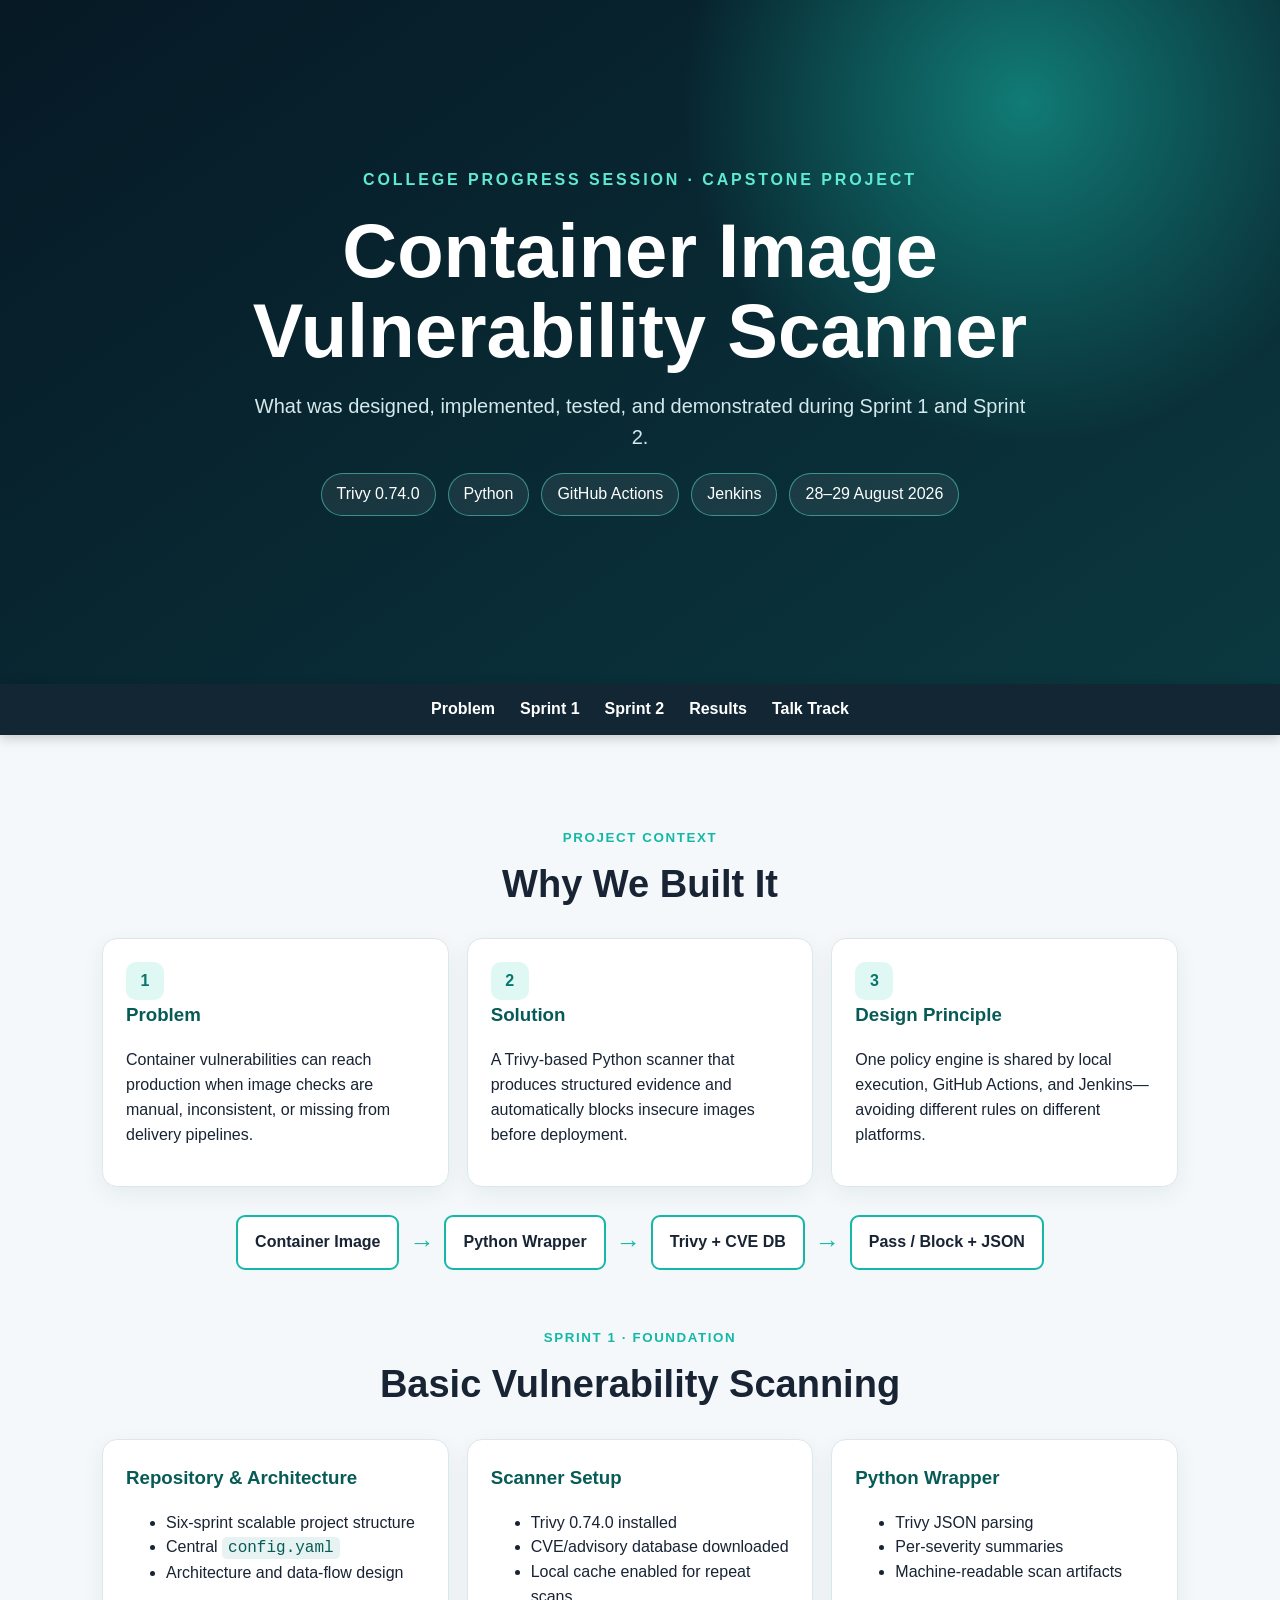
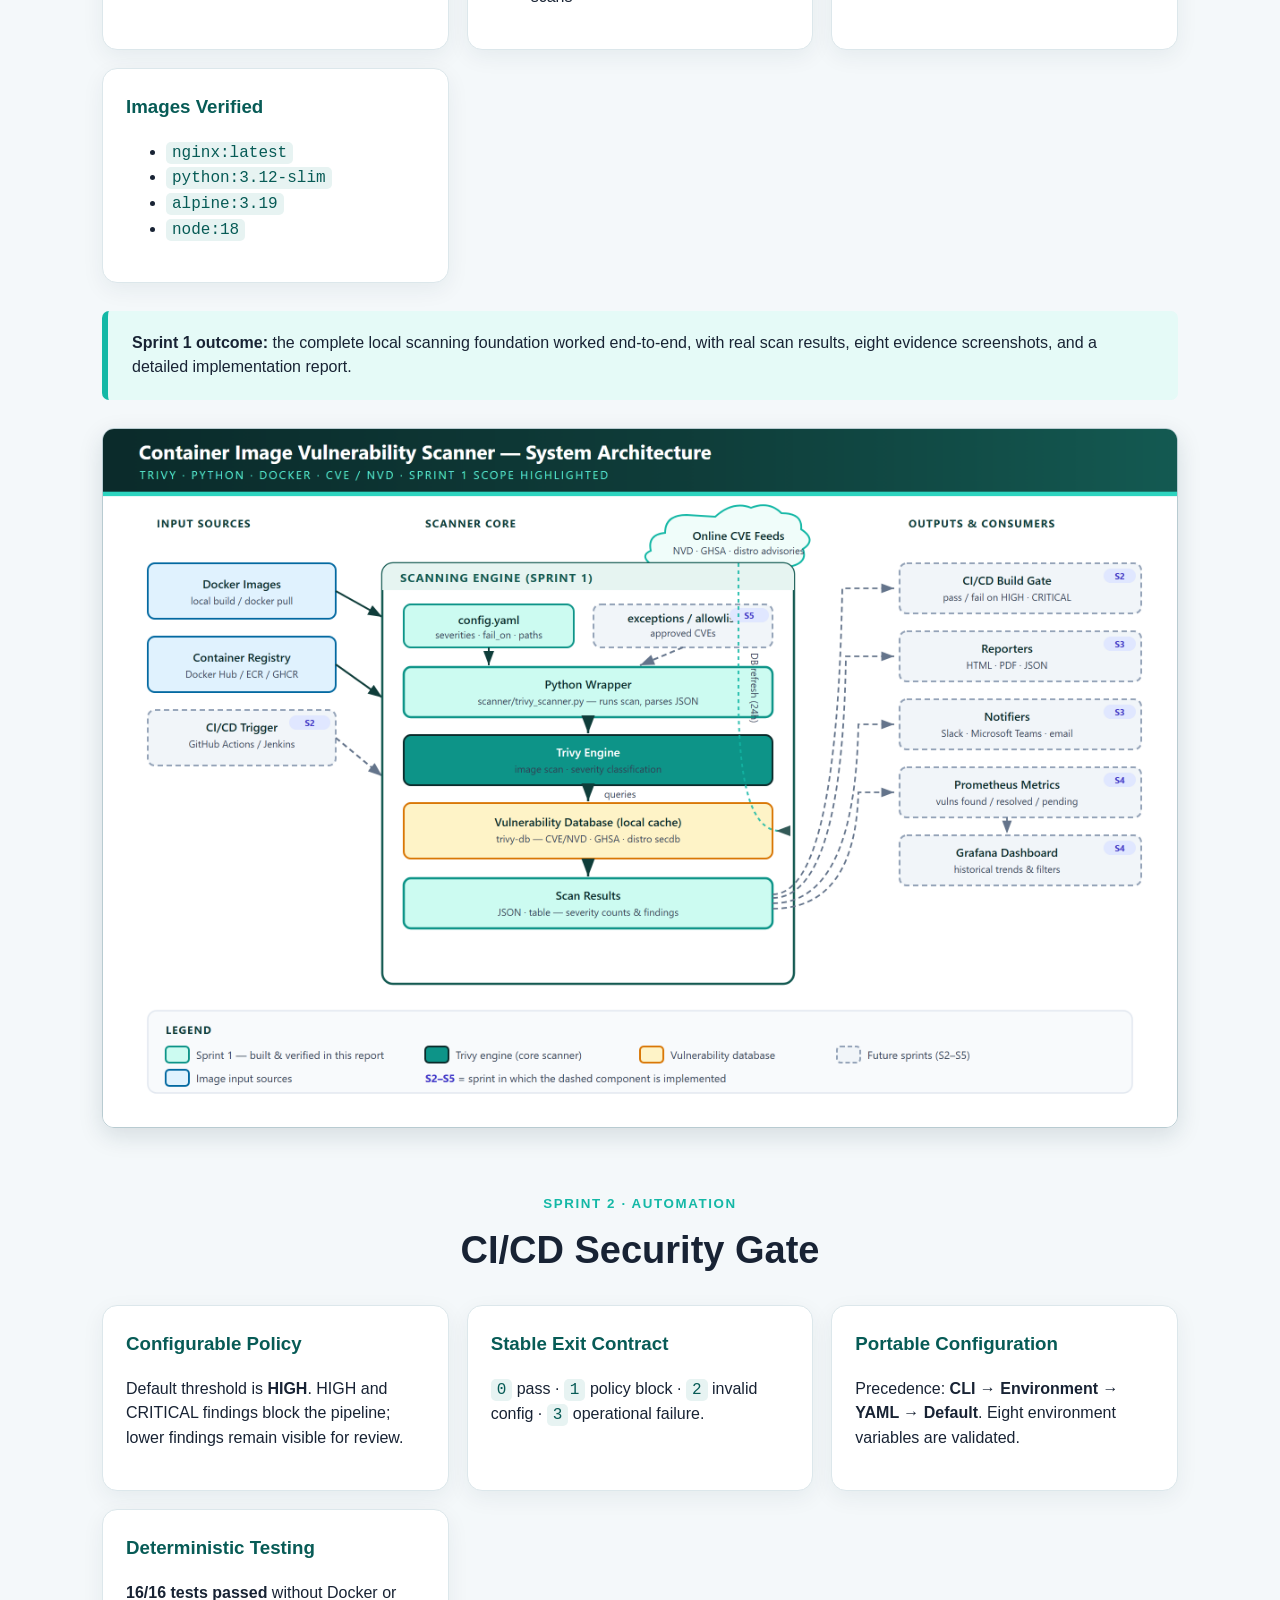
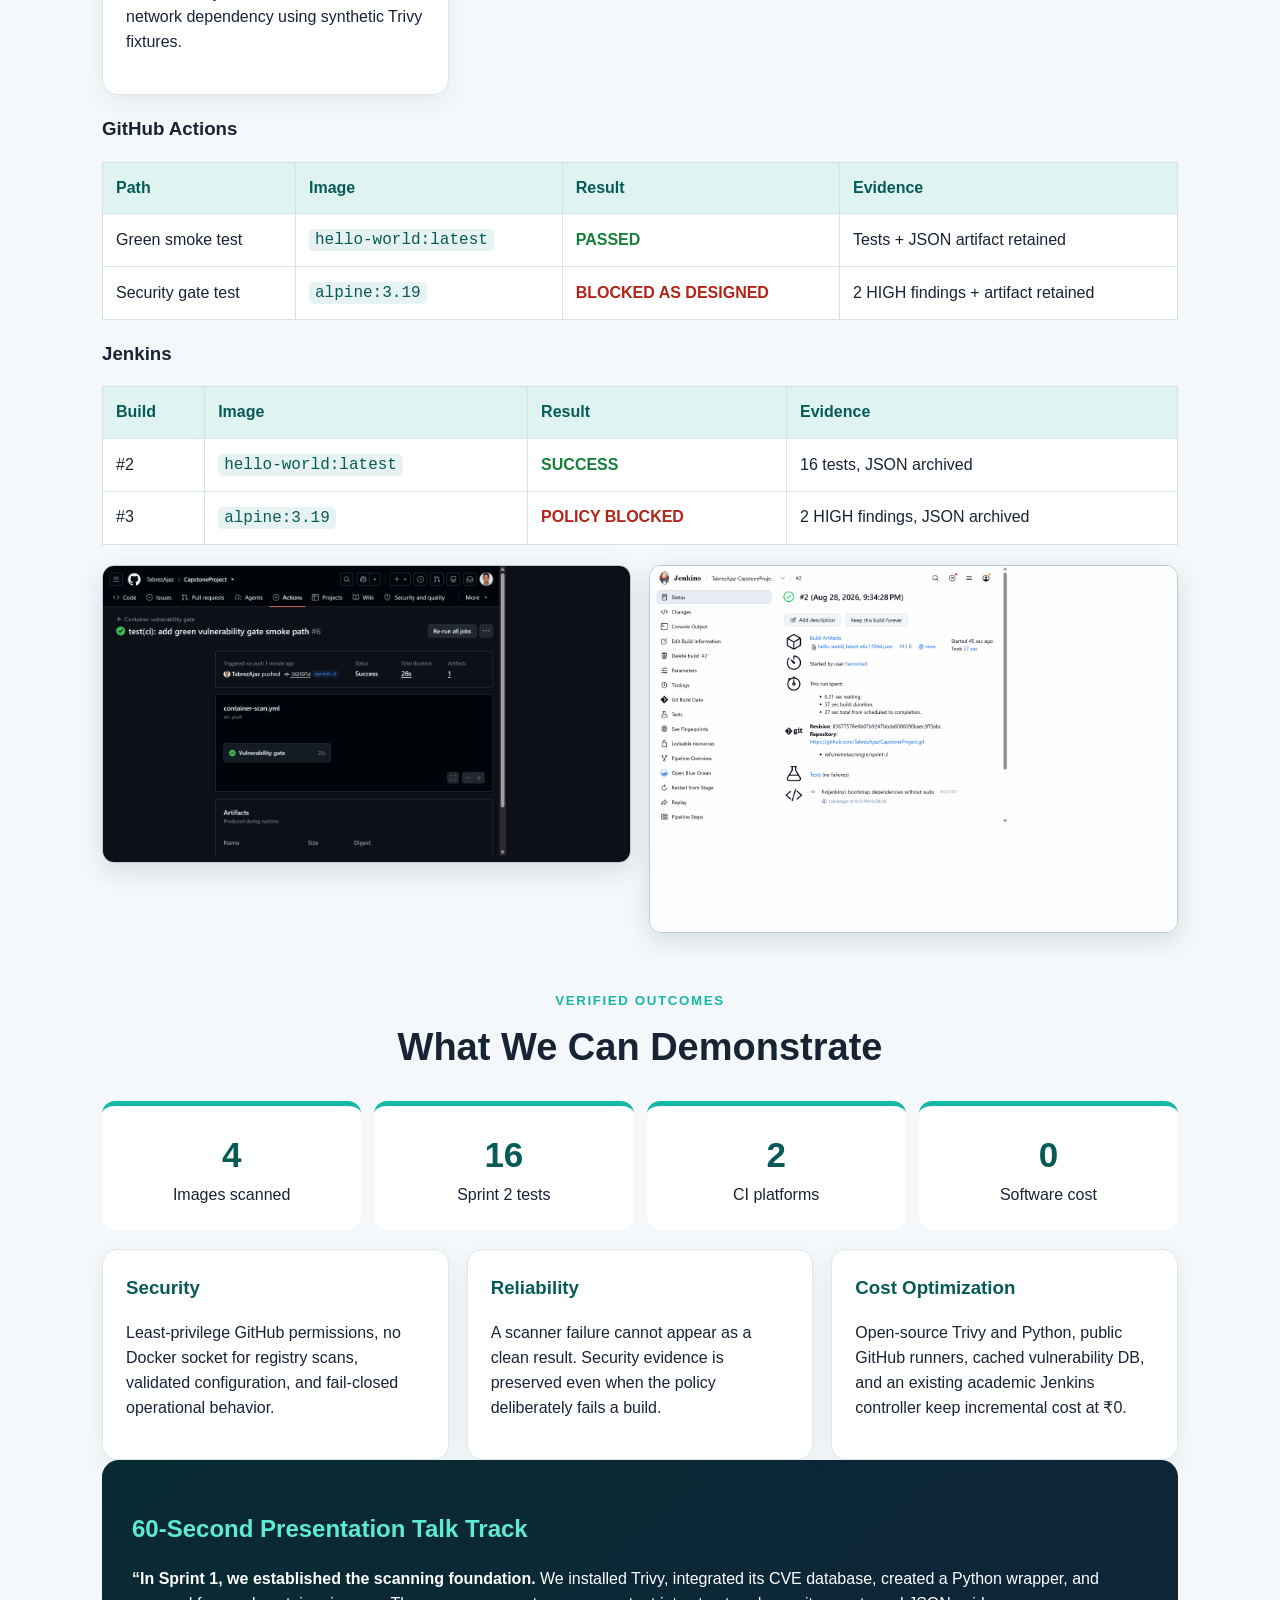
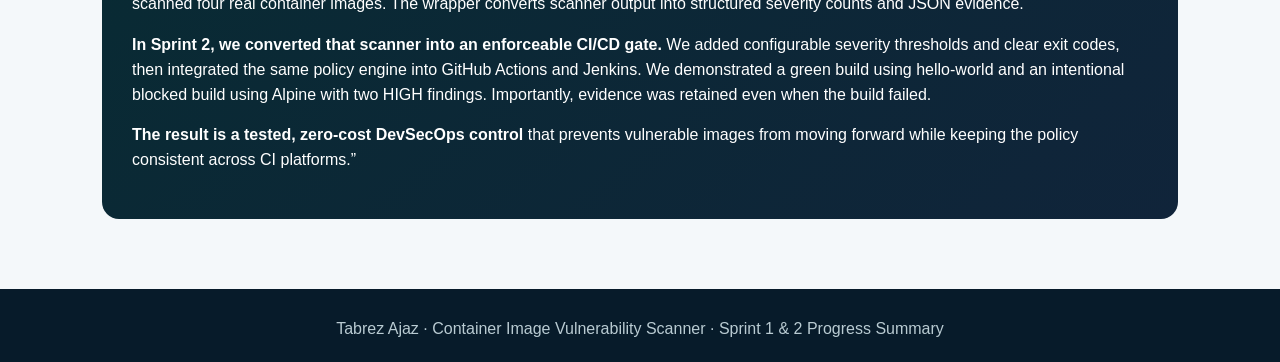
<file: docs/Sprint1_2_College_Session_Summary.html>
<!doctype html>
<html lang="en">
<head>
<meta charset="utf-8">
<meta name="viewport" content="width=device-width,initial-scale=1">
<title>Capstone Progress — Sprint 1 &amp; Sprint 2</title>
<style>
:root{--navy:#071b2a;--teal:#14b8a6;--cyan:#5eead4;--ink:#182334;--muted:#64748b;--paper:#f4f8fa;--green:#16803a;--red:#b42318}
*{box-sizing:border-box}html{scroll-behavior:smooth}body{margin:0;font:16px/1.55 "Segoe UI",Arial,sans-serif;color:var(--ink);background:var(--paper)}
header{min-height:76vh;display:grid;place-items:center;text-align:center;padding:55px 22px;color:white;background:radial-gradient(circle at 80% 15%,#117b75 0,transparent 29%),linear-gradient(145deg,#061925,#0b3840)}
.hero{max-width:1050px}.eyebrow{color:var(--cyan);font-weight:800;letter-spacing:.18em;text-transform:uppercase}.hero h1{font-size:clamp(38px,7vw,76px);line-height:1.05;margin:18px 0}.hero p{max-width:780px;margin:20px auto;color:#d5e8ec;font-size:20px}.chips{display:flex;justify-content:center;gap:12px;flex-wrap:wrap}.chip{padding:8px 15px;border:1px solid #5eead480;border-radius:30px;background:#ffffff12}
nav{position:sticky;top:0;z-index:2;display:flex;justify-content:center;gap:25px;padding:13px;background:#071b2af2;box-shadow:0 3px 12px #0003}nav a{color:white;text-decoration:none;font-weight:700}nav a:hover{color:var(--cyan)}
main{max-width:1120px;margin:auto;padding:35px 22px 70px}.section-title{text-align:center;margin:55px 0 25px}.section-title small{color:var(--teal);font-weight:800;letter-spacing:.12em}.section-title h2{font-size:38px;margin:5px}.grid{display:grid;grid-template-columns:repeat(auto-fit,minmax(270px,1fr));gap:18px}.card{background:white;border:1px solid #dce7eb;border-radius:15px;padding:23px;box-shadow:0 7px 22px #15354710}.card h3{margin-top:0;color:#075b56}.number{display:inline-grid;place-items:center;width:38px;height:38px;border-radius:10px;background:#dff8f4;color:#08766d;font-weight:900}.done{color:var(--green);font-weight:800}.blocked{color:var(--red);font-weight:800}.flow{display:grid;grid-template-columns:repeat(7,auto);align-items:center;justify-content:center;gap:10px;margin:28px 0}.flow span{padding:13px 17px;border-radius:9px;background:white;border:2px solid var(--teal);font-weight:750;text-align:center}.arrow{color:var(--teal);font-size:25px}.evidence{width:100%;border-radius:12px;border:1px solid #b8cbd1;box-shadow:0 8px 25px #102d3b22}.metrics{display:grid;grid-template-columns:repeat(4,1fr);gap:13px}.metric{text-align:center;padding:22px 10px;background:white;border-radius:13px;border-top:5px solid var(--teal)}.metric strong{display:block;font-size:35px;color:#075b56}.compare{width:100%;border-collapse:collapse;background:white}.compare th,.compare td{padding:13px;border:1px solid #d5e2e6;text-align:left}.compare th{background:#dff4f0;color:#075b56}.callout{margin:28px 0;padding:20px 24px;border-left:6px solid var(--teal);background:#e5faf7;border-radius:7px}.talk{background:linear-gradient(140deg,#082b33,#10243a);color:white;border-radius:17px;padding:30px}.talk h2{color:var(--cyan)}footer{text-align:center;padding:28px;background:var(--navy);color:#b9cbd2}code{background:#e7f3f2;padding:2px 6px;border-radius:5px;color:#075b56}@media(max-width:720px){.flow{grid-template-columns:1fr}.arrow{transform:rotate(90deg);text-align:center}.metrics{grid-template-columns:1fr 1fr}}@media print{nav{display:none}header{min-height:auto;padding:45px}body{background:white}.card,.metric{box-shadow:none}}
</style>
</head>
<body>
<header><div class="hero"><div class="eyebrow">College Progress Session · Capstone Project</div><h1>Container Image<br>Vulnerability Scanner</h1><p>What was designed, implemented, tested, and demonstrated during Sprint 1 and Sprint 2.</p><div class="chips"><span class="chip">Trivy 0.74.0</span><span class="chip">Python</span><span class="chip">GitHub Actions</span><span class="chip">Jenkins</span><span class="chip">28–29 August 2026</span></div></div></header>
<nav><a href="#problem">Problem</a><a href="#sprint1">Sprint 1</a><a href="#sprint2">Sprint 2</a><a href="#results">Results</a><a href="#demo">Talk Track</a></nav>
<main>
<section id="problem"><div class="section-title"><small>PROJECT CONTEXT</small><h2>Why We Built It</h2></div><div class="grid"><article class="card"><span class="number">1</span><h3>Problem</h3><p>Container vulnerabilities can reach production when image checks are manual, inconsistent, or missing from delivery pipelines.</p></article><article class="card"><span class="number">2</span><h3>Solution</h3><p>A Trivy-based Python scanner that produces structured evidence and automatically blocks insecure images before deployment.</p></article><article class="card"><span class="number">3</span><h3>Design Principle</h3><p>One policy engine is shared by local execution, GitHub Actions, and Jenkins—avoiding different rules on different platforms.</p></article></div>
<div class="flow"><span>Container Image</span><b class="arrow">→</b><span>Python Wrapper</span><b class="arrow">→</b><span>Trivy + CVE DB</span><b class="arrow">→</b><span>Pass / Block + JSON</span></div></section>

<section id="sprint1"><div class="section-title"><small>SPRINT 1 · FOUNDATION</small><h2>Basic Vulnerability Scanning</h2></div><div class="grid"><article class="card"><h3>Repository &amp; Architecture</h3><ul><li>Six-sprint scalable project structure</li><li>Central <code>config.yaml</code></li><li>Architecture and data-flow design</li></ul></article><article class="card"><h3>Scanner Setup</h3><ul><li>Trivy 0.74.0 installed</li><li>CVE/advisory database downloaded</li><li>Local cache enabled for repeat scans</li></ul></article><article class="card"><h3>Python Wrapper</h3><ul><li>Trivy JSON parsing</li><li>Per-severity summaries</li><li>Machine-readable scan artifacts</li></ul></article><article class="card"><h3>Images Verified</h3><ul><li><code>nginx:latest</code></li><li><code>python:3.12-slim</code></li><li><code>alpine:3.19</code></li><li><code>node:18</code></li></ul></article></div>
<div class="callout"><strong>Sprint 1 outcome:</strong> the complete local scanning foundation worked end-to-end, with real scan results, eight evidence screenshots, and a detailed implementation report.</div>
<img class="evidence" src="architecture-diagram.png" alt="Container vulnerability scanner architecture">
</section>

<section id="sprint2"><div class="section-title"><small>SPRINT 2 · AUTOMATION</small><h2>CI/CD Security Gate</h2></div><div class="grid"><article class="card"><h3>Configurable Policy</h3><p>Default threshold is <strong>HIGH</strong>. HIGH and CRITICAL findings block the pipeline; lower findings remain visible for review.</p></article><article class="card"><h3>Stable Exit Contract</h3><p><code>0</code> pass · <code>1</code> policy block · <code>2</code> invalid config · <code>3</code> operational failure.</p></article><article class="card"><h3>Portable Configuration</h3><p>Precedence: <strong>CLI → Environment → YAML → Default</strong>. Eight environment variables are validated.</p></article><article class="card"><h3>Deterministic Testing</h3><p><strong>16/16 tests passed</strong> without Docker or network dependency using synthetic Trivy fixtures.</p></article></div>
<h3>GitHub Actions</h3><table class="compare"><thead><tr><th>Path</th><th>Image</th><th>Result</th><th>Evidence</th></tr></thead><tbody><tr><td>Green smoke test</td><td><code>hello-world:latest</code></td><td class="done">PASSED</td><td>Tests + JSON artifact retained</td></tr><tr><td>Security gate test</td><td><code>alpine:3.19</code></td><td class="blocked">BLOCKED AS DESIGNED</td><td>2 HIGH findings + artifact retained</td></tr></tbody></table>
<h3>Jenkins</h3><table class="compare"><thead><tr><th>Build</th><th>Image</th><th>Result</th><th>Evidence</th></tr></thead><tbody><tr><td>#2</td><td><code>hello-world:latest</code></td><td class="done">SUCCESS</td><td>16 tests, JSON archived</td></tr><tr><td>#3</td><td><code>alpine:3.19</code></td><td class="blocked">POLICY BLOCKED</td><td>2 HIGH findings, JSON archived</td></tr></tbody></table>
<div class="grid" style="margin-top:20px"><img class="evidence" src="screenshots/sprint2-github-passed-run.png" alt="GitHub Actions successful run"><img class="evidence" src="screenshots/sprint2-jenkins-passed-run.png" alt="Jenkins successful run"></div></section>

<section id="results"><div class="section-title"><small>VERIFIED OUTCOMES</small><h2>What We Can Demonstrate</h2></div><div class="metrics"><div class="metric"><strong>4</strong>Images scanned</div><div class="metric"><strong>16</strong>Sprint 2 tests</div><div class="metric"><strong>2</strong>CI platforms</div><div class="metric"><strong>0</strong>Software cost</div></div><div class="grid" style="margin-top:20px"><article class="card"><h3>Security</h3><p>Least-privilege GitHub permissions, no Docker socket for registry scans, validated configuration, and fail-closed operational behavior.</p></article><article class="card"><h3>Reliability</h3><p>A scanner failure cannot appear as a clean result. Security evidence is preserved even when the policy deliberately fails a build.</p></article><article class="card"><h3>Cost Optimization</h3><p>Open-source Trivy and Python, public GitHub runners, cached vulnerability DB, and an existing academic Jenkins controller keep incremental cost at ₹0.</p></article></div></section>

<section id="demo"><div class="talk"><h2>60-Second Presentation Talk Track</h2><p><strong>“In Sprint 1, we established the scanning foundation.</strong> We installed Trivy, integrated its CVE database, created a Python wrapper, and scanned four real container images. The wrapper converts scanner output into structured severity counts and JSON evidence.</p><p><strong>In Sprint 2, we converted that scanner into an enforceable CI/CD gate.</strong> We added configurable severity thresholds and clear exit codes, then integrated the same policy engine into GitHub Actions and Jenkins. We demonstrated a green build using hello-world and an intentional blocked build using Alpine with two HIGH findings. Importantly, evidence was retained even when the build failed.</p><p><strong>The result is a tested, zero-cost DevSecOps control</strong> that prevents vulnerable images from moving forward while keeping the policy consistent across CI platforms.”</p></div></section>
</main>
<footer>Tabrez Ajaz · Container Image Vulnerability Scanner · Sprint 1 &amp; 2 Progress Summary</footer>
</body></html>
</file>
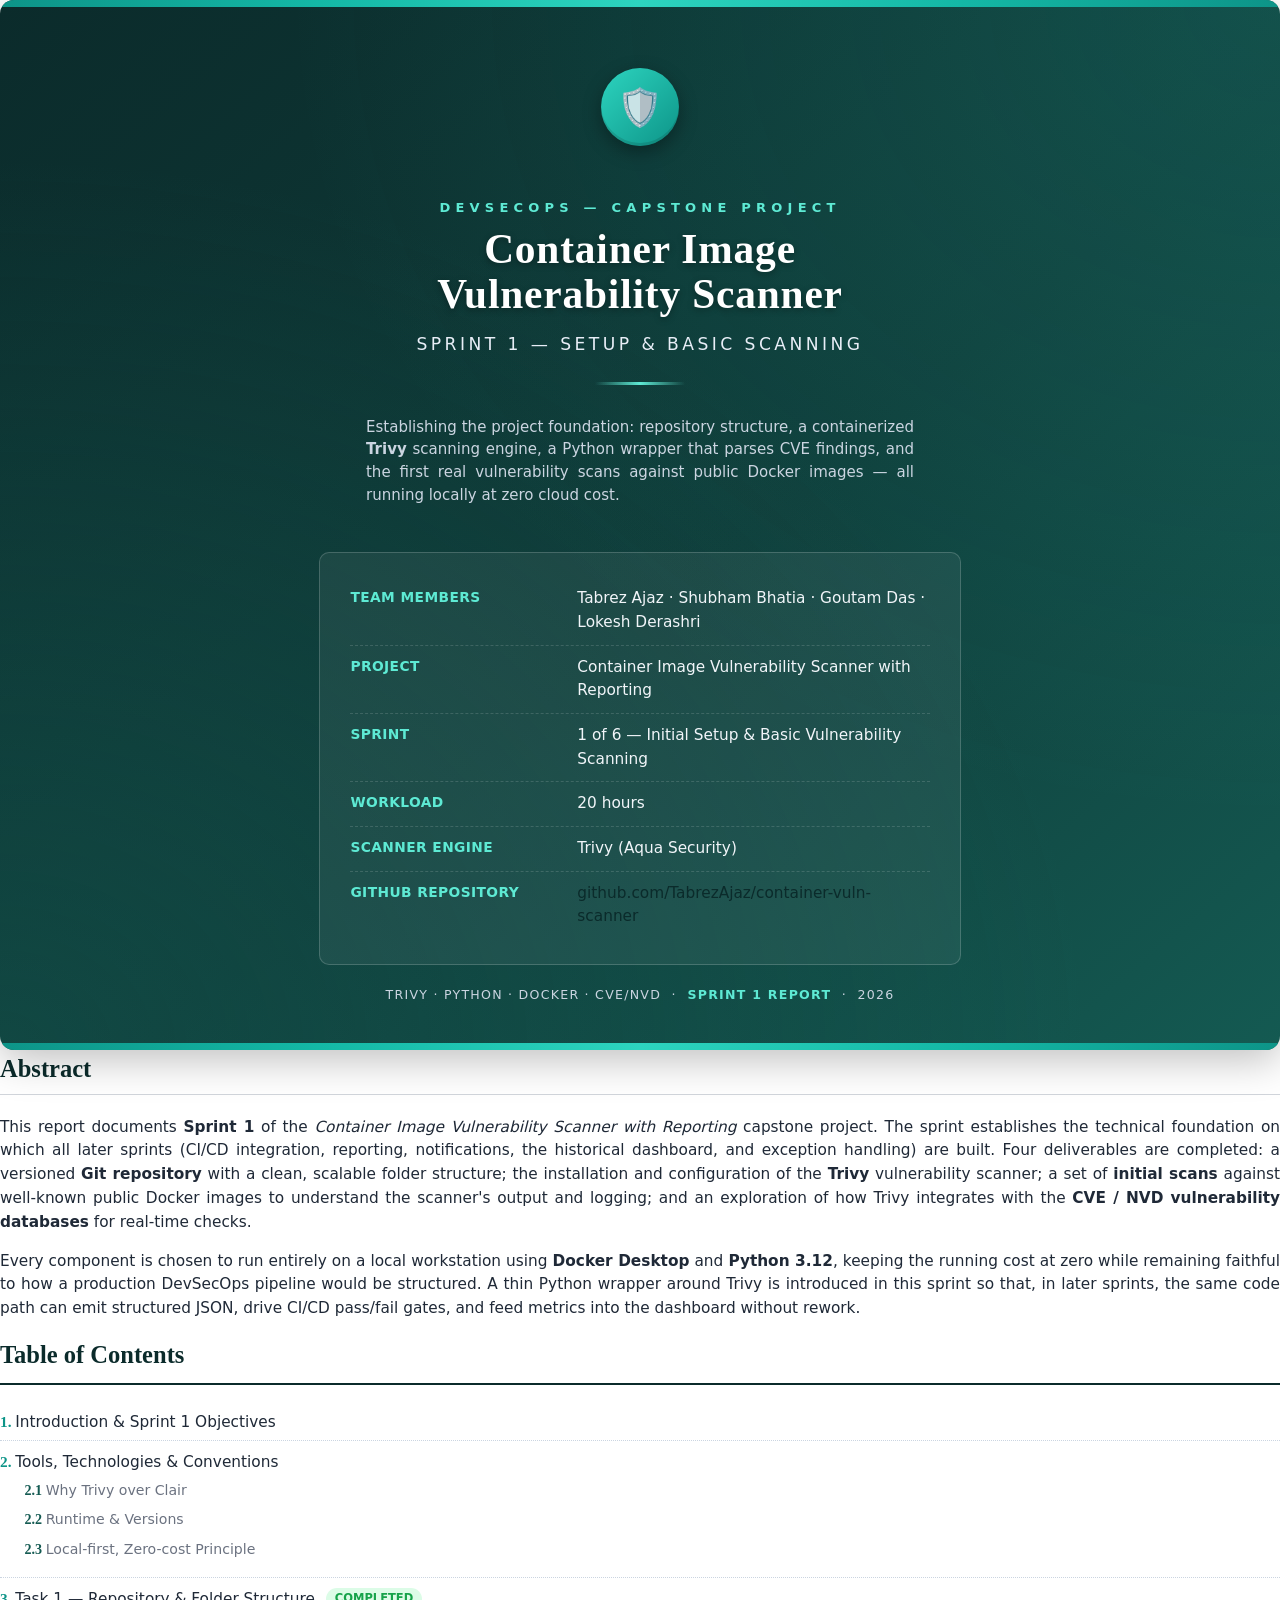
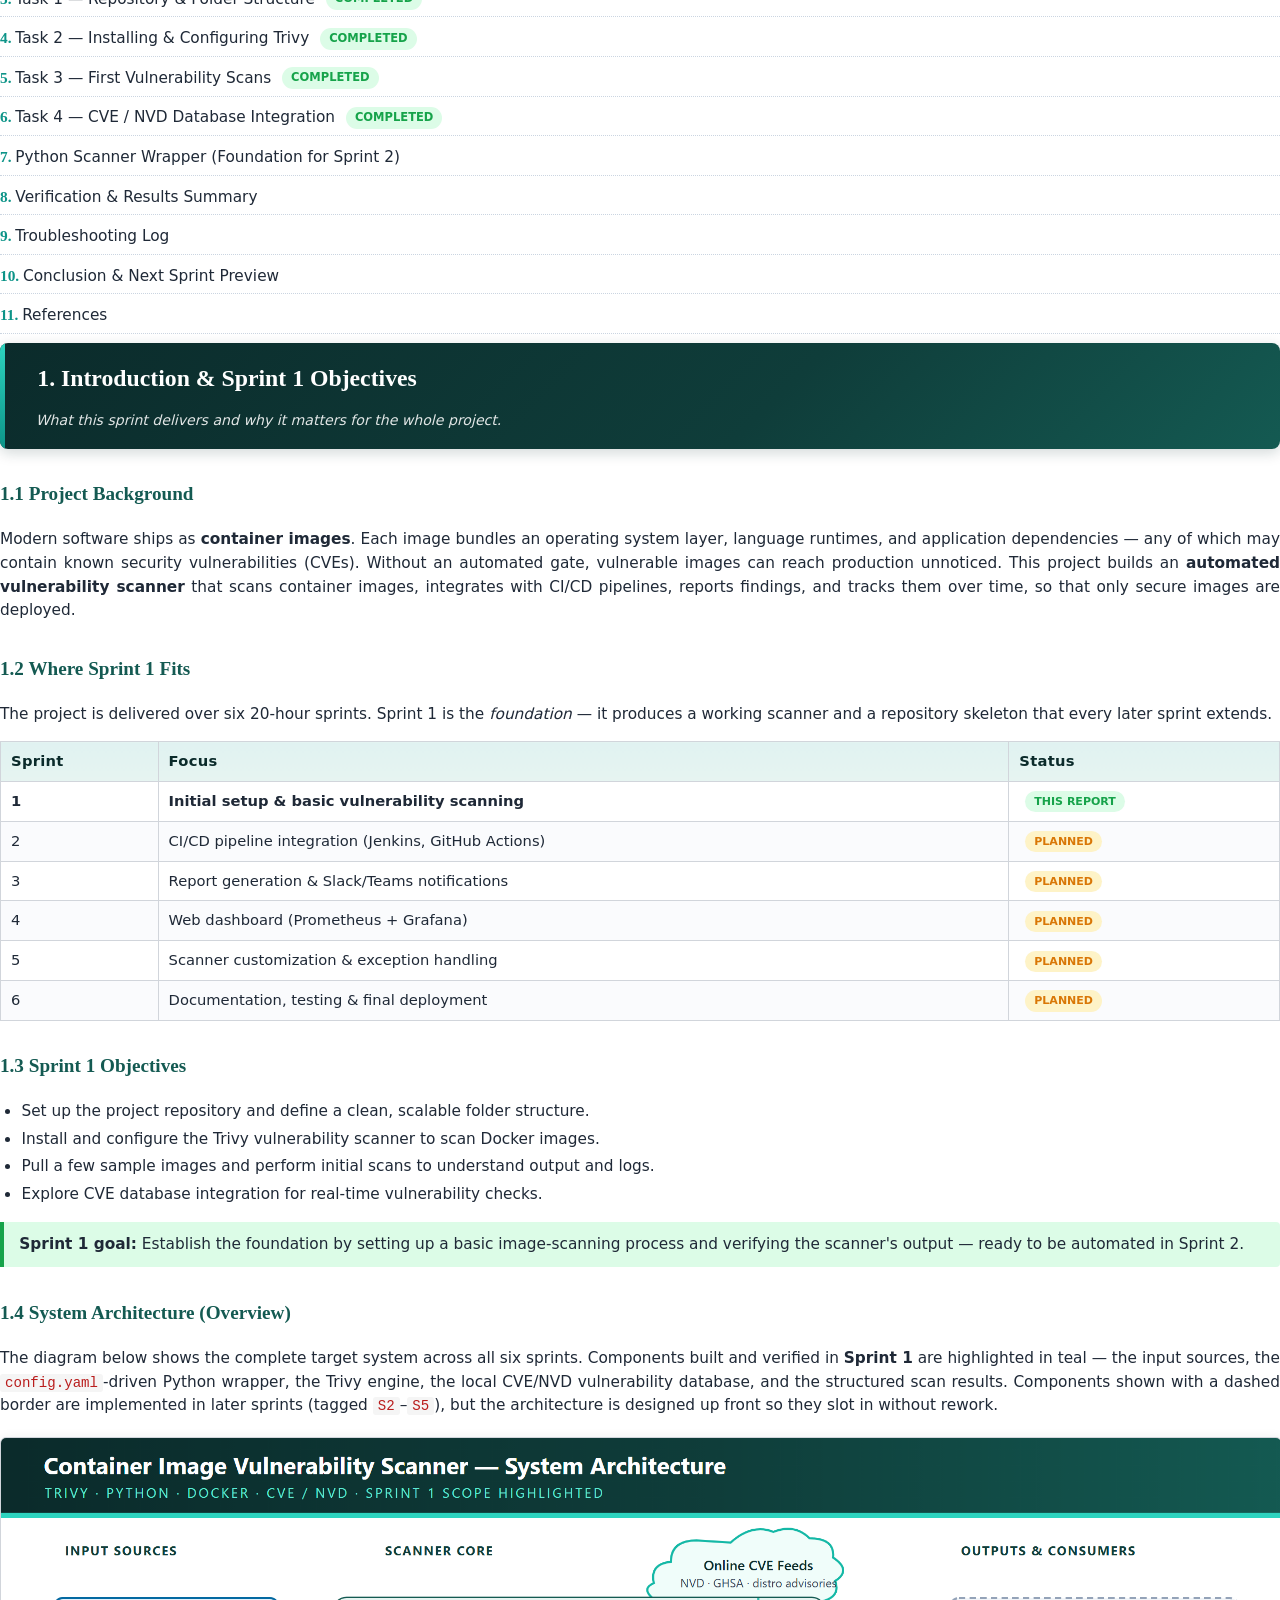
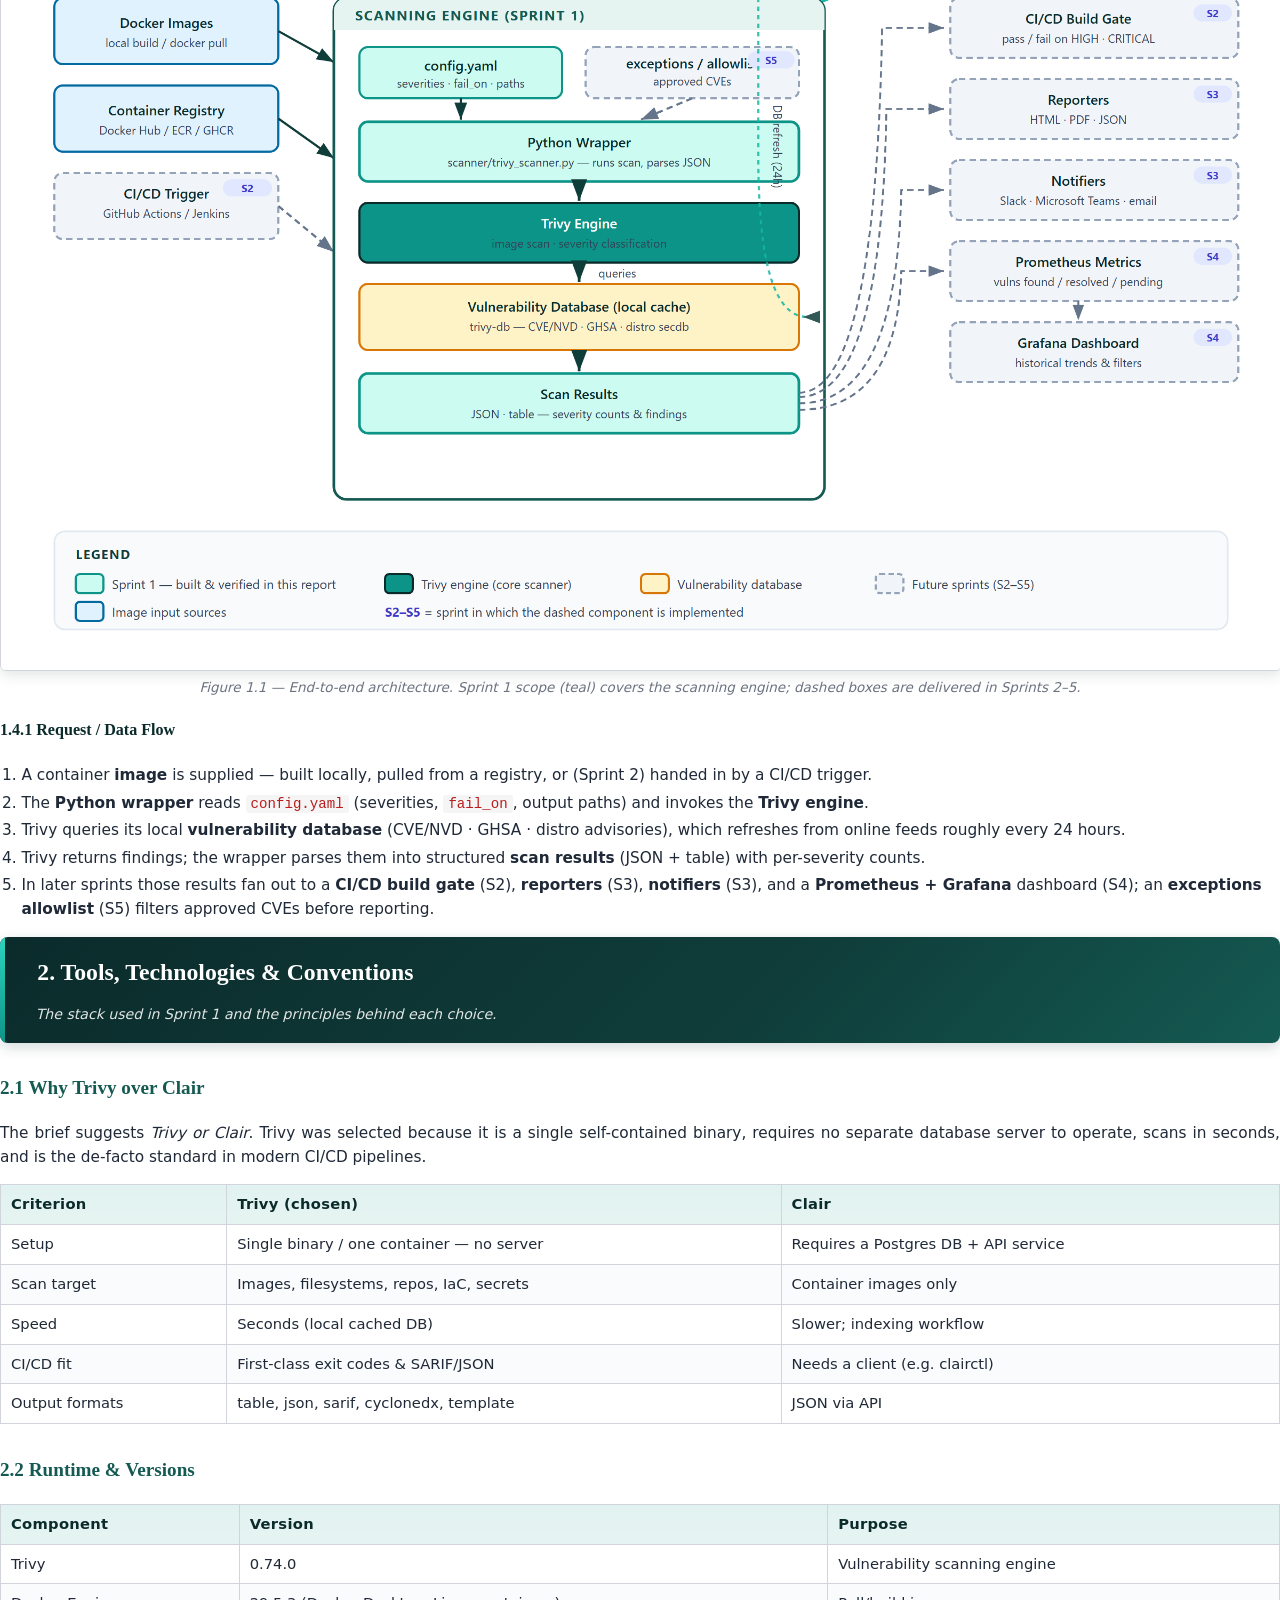
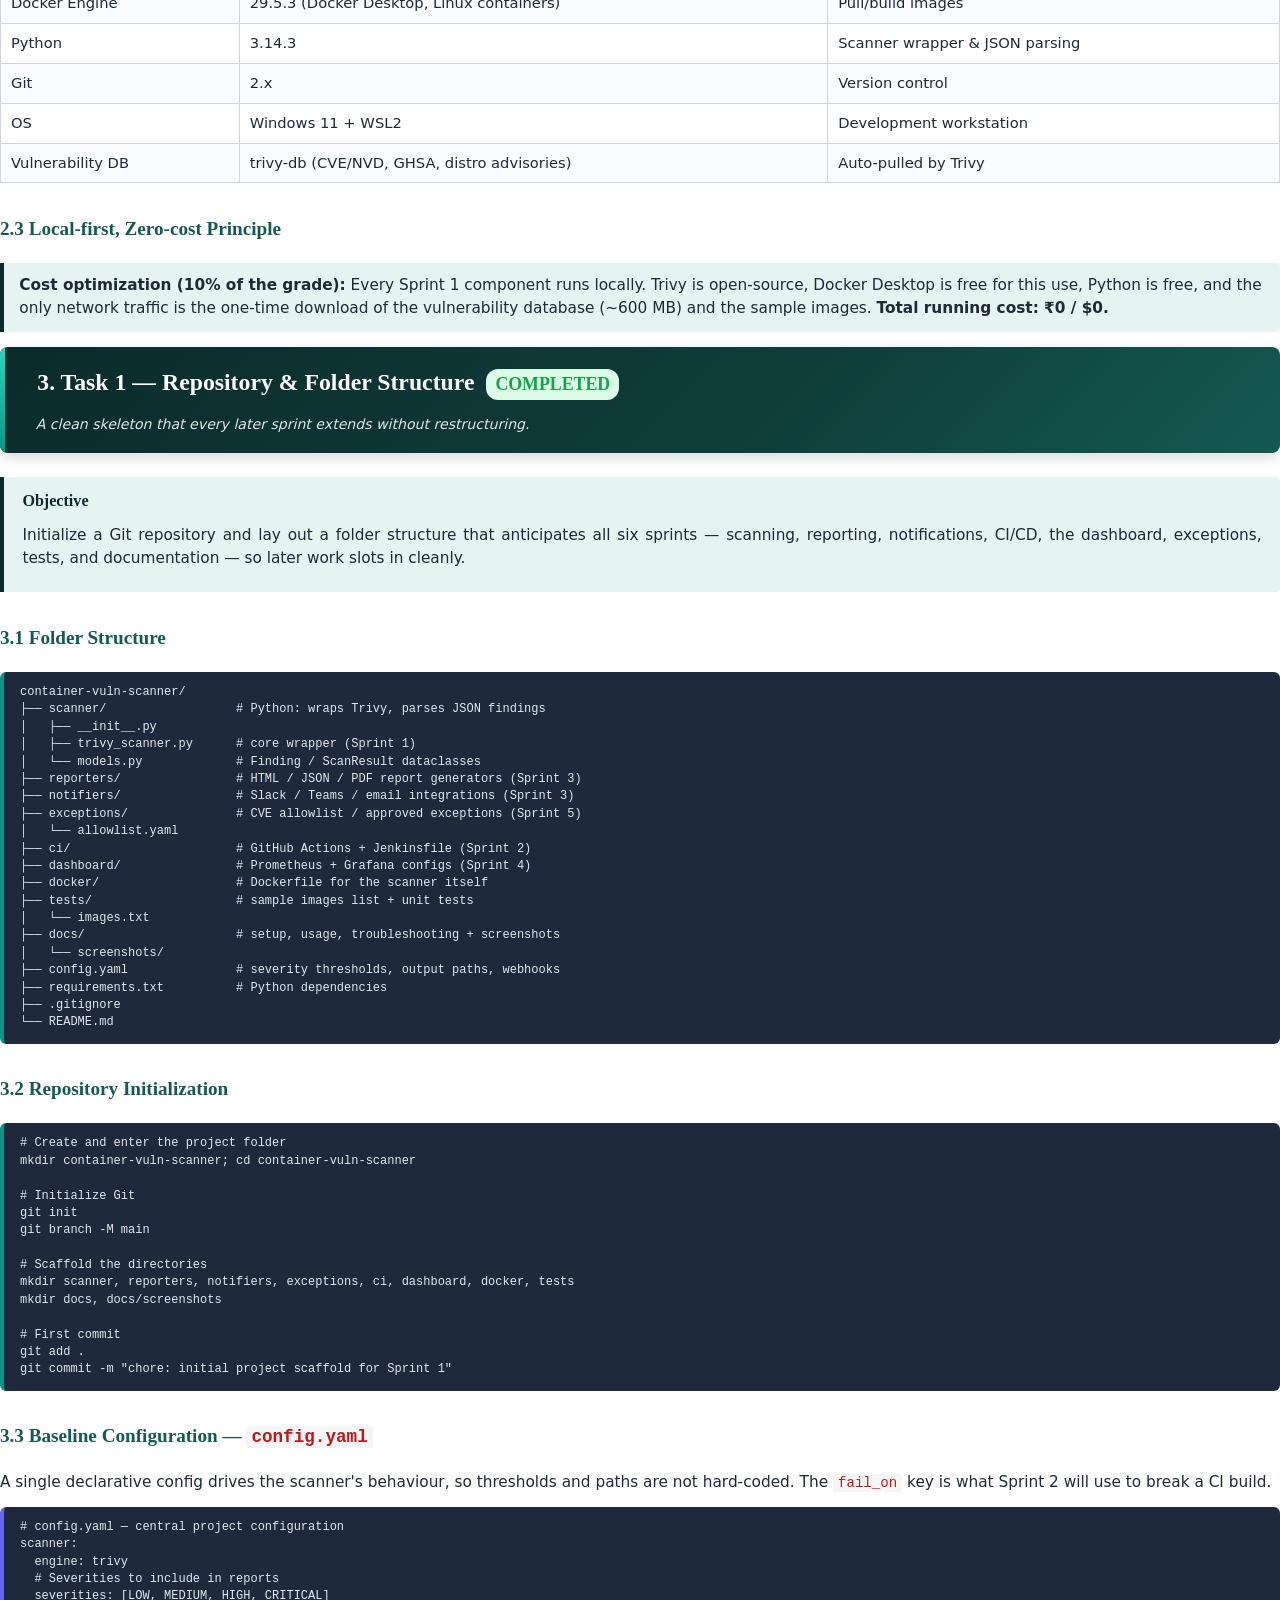
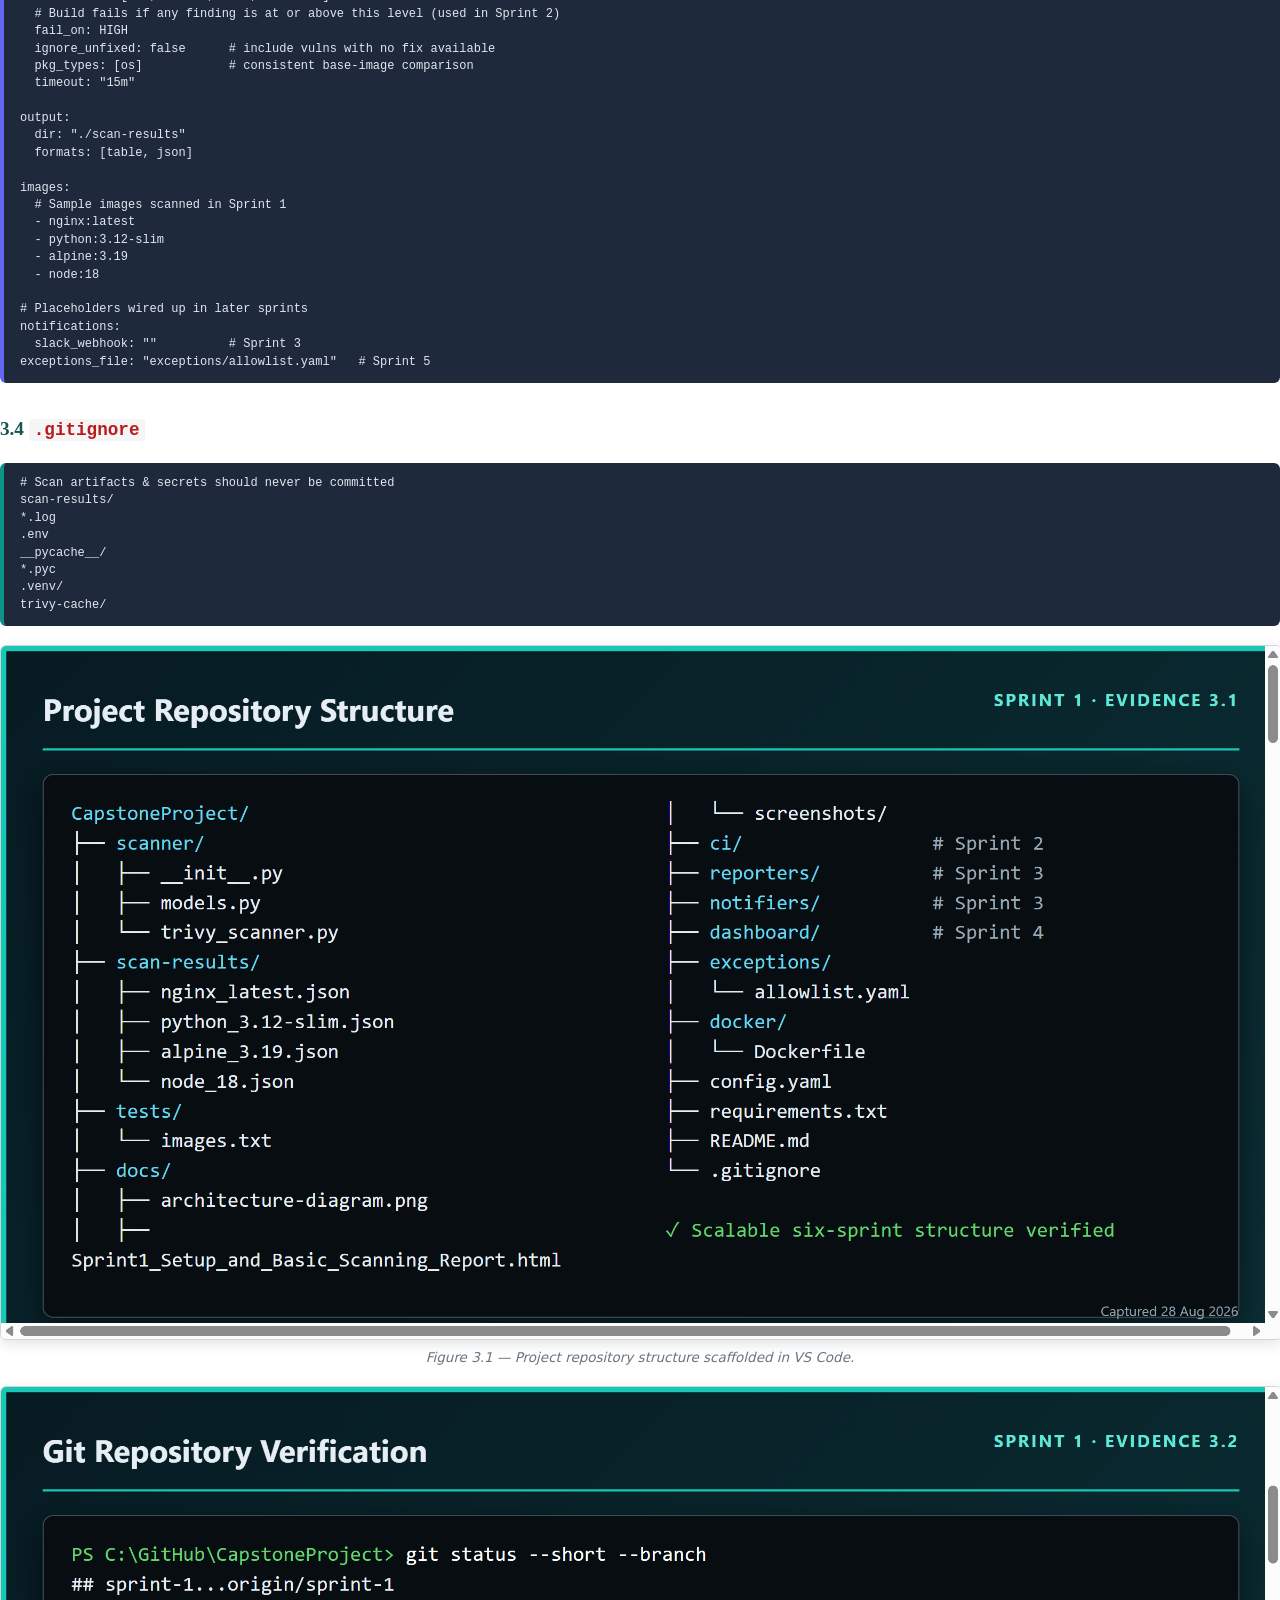
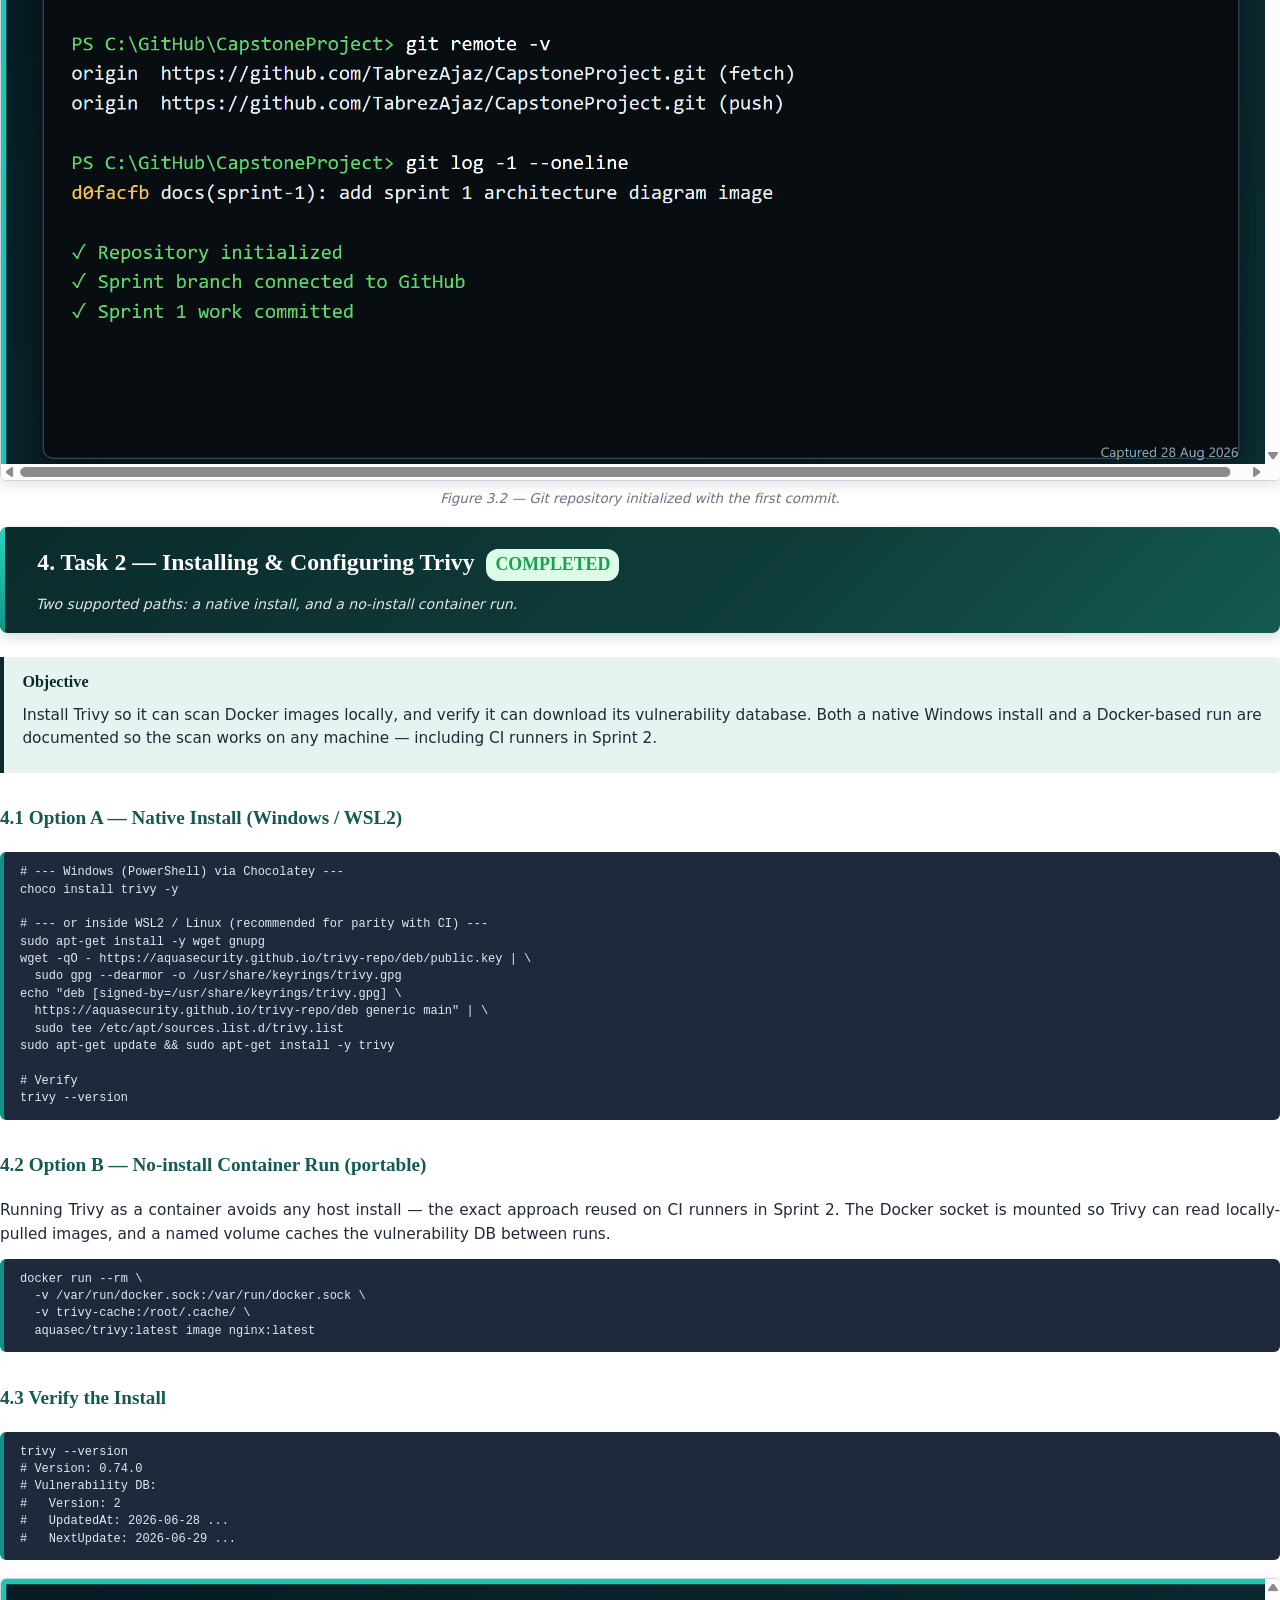
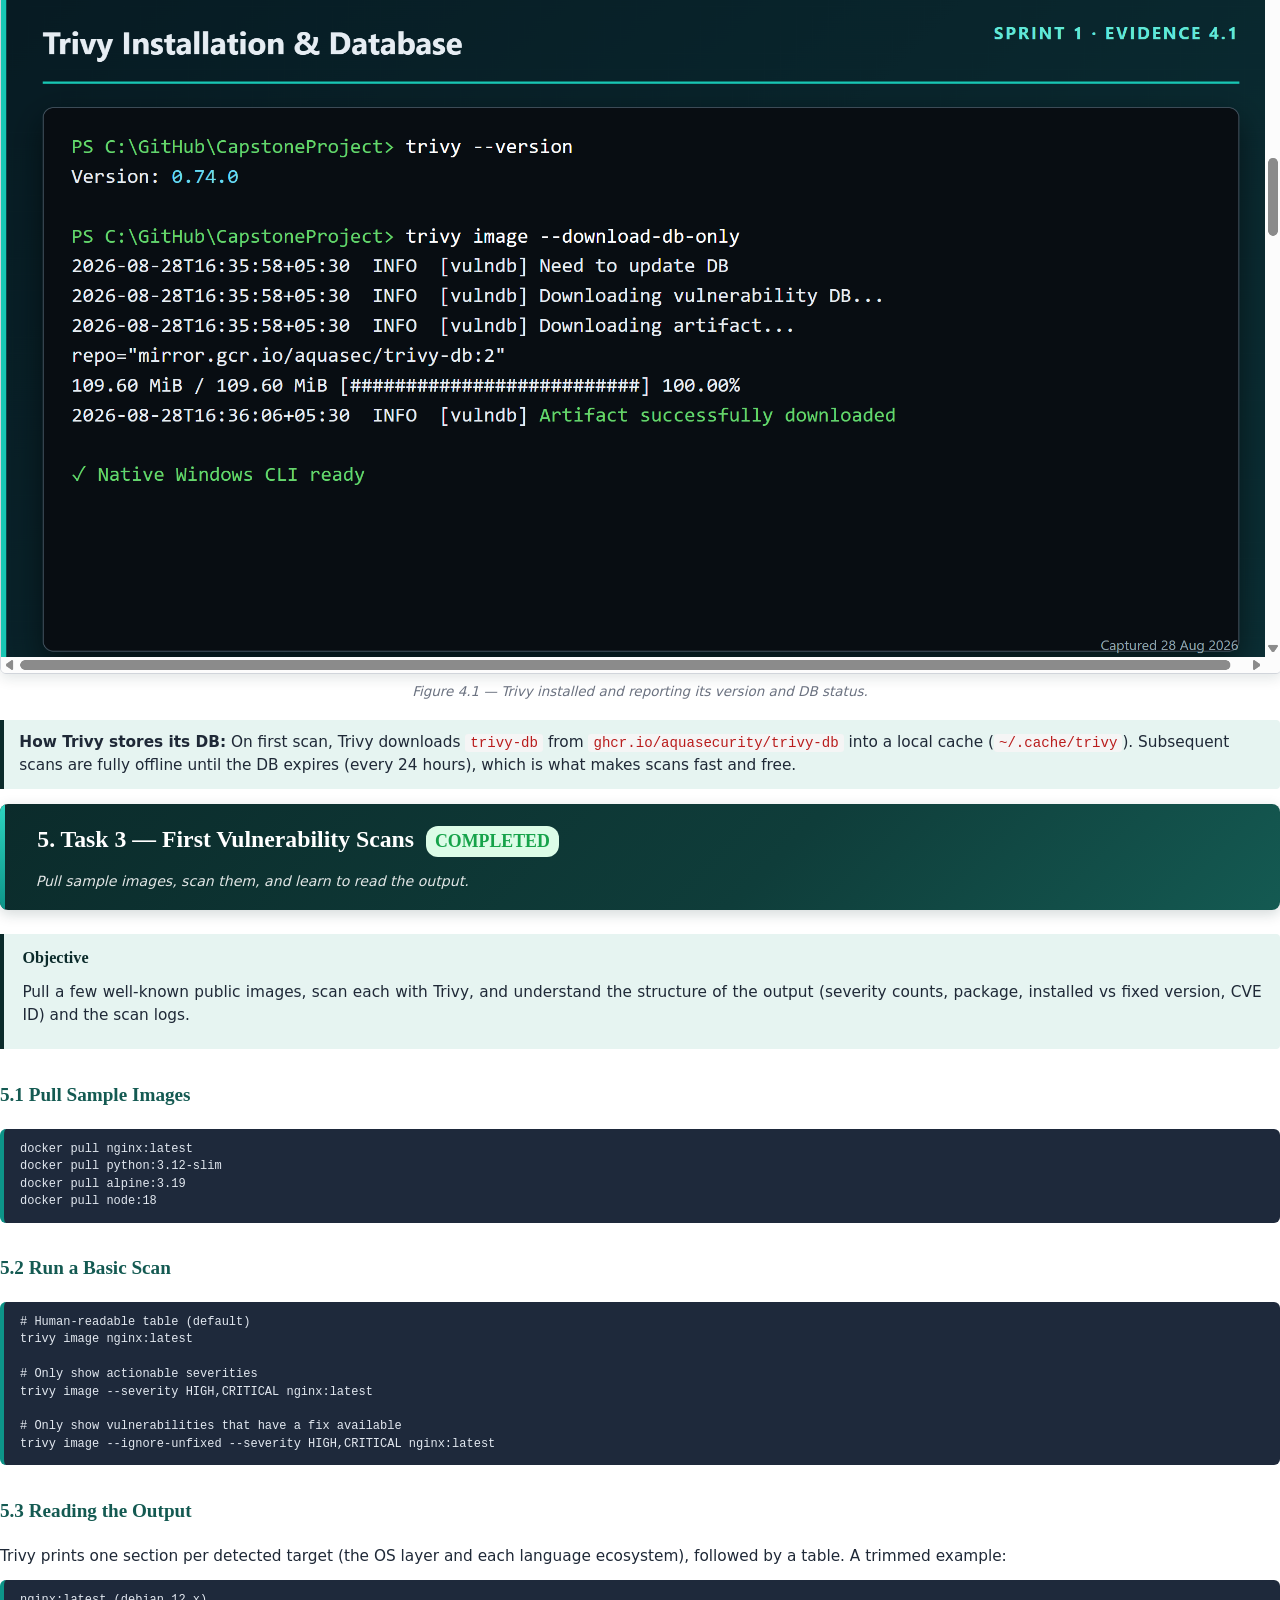
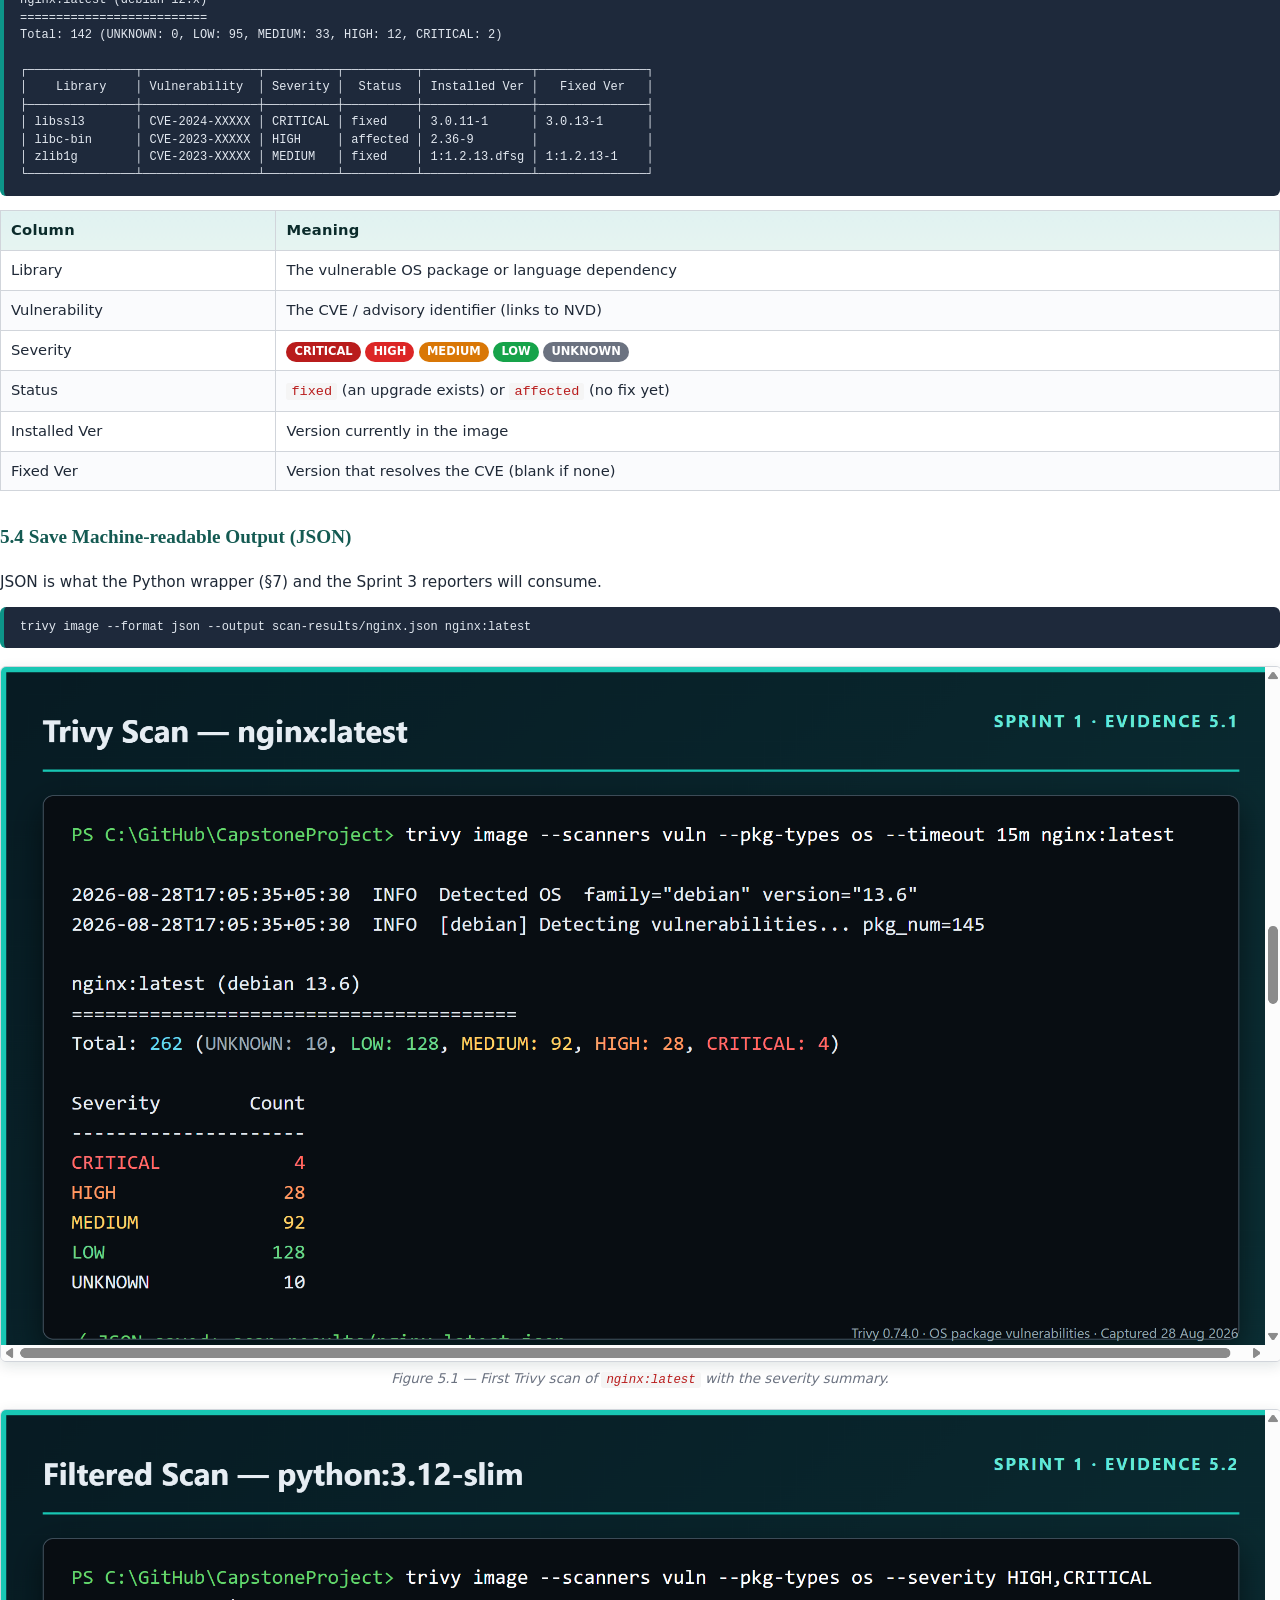
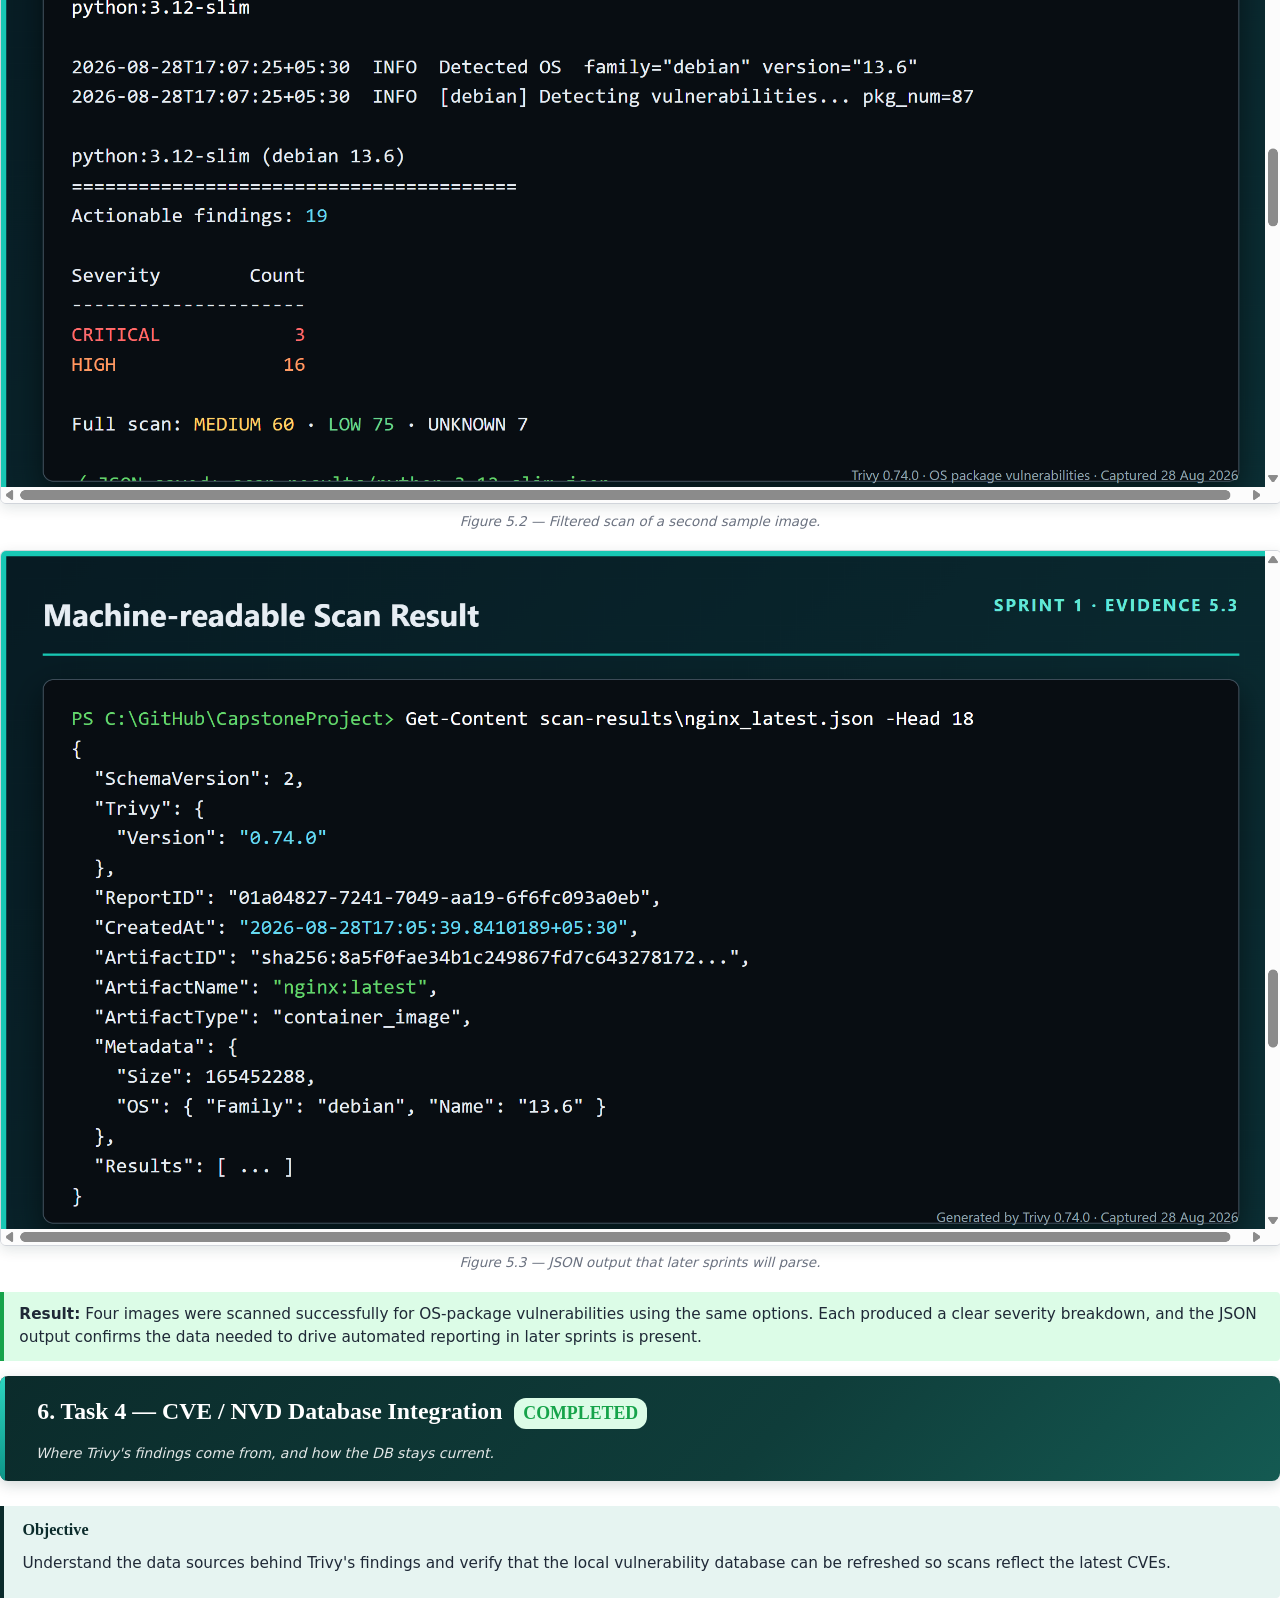
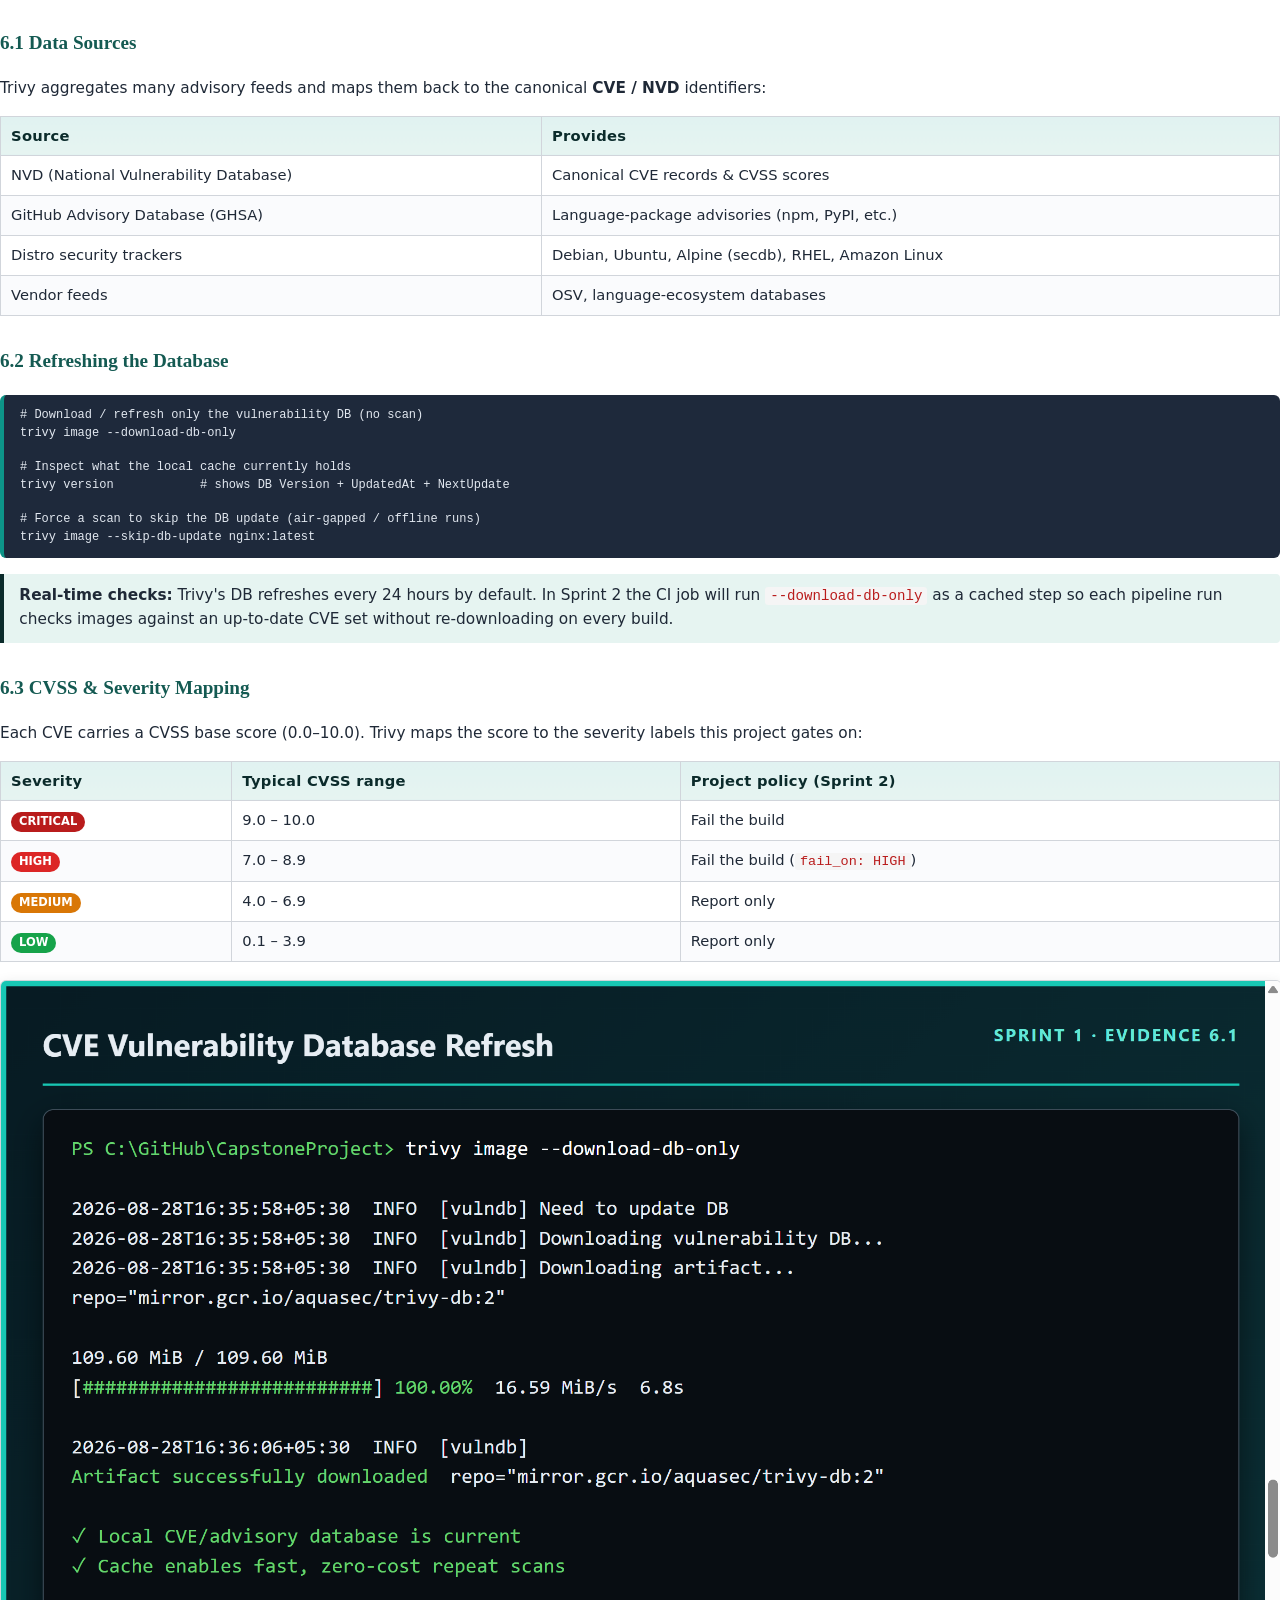
<file: docs/Sprint1_Setup_and_Basic_Scanning_Report.html>
<!DOCTYPE html>
<html lang="en">
<head>
<meta charset="UTF-8" />
<title>Container Image Vulnerability Scanner — Sprint 1 Report</title>
<style>
  /* ===== Page setup for print/PDF ===== */
  @page { size: A4; margin: 2cm 1.8cm; }

  /* ===== Base typography ===== */
  :root {
    --primary: #0b2b2b;
    --primary-mid: #0f3d3a;
    --primary-soft: #145a52;
    --primary-light: #e6f4f1;
    --accent: #0d9488;        /* teal-600 */
    --accent-gold: #14b8a6;   /* teal-500 */
    --accent-light: #2dd4bf;  /* teal-400 */
    --text: #1f2937;
    --muted: #6b7280;
    --border: #d1d5db;
    --code-bg: #f5f5f5;
    --success: #16a34a;
    --warn: #d97706;
    --danger: #dc2626;
    --crit: #b91c1c;
    --surface: #ffffff;
    --surface-alt: #f8fafc;
  }
  html { -webkit-print-color-adjust: exact; print-color-adjust: exact; }
  body {
    font-family: "Segoe UI", system-ui, -apple-system, Arial, sans-serif;
    color: var(--text); line-height: 1.55; margin: 0; background: #fff; font-size: 11.5pt;
  }
  h1, h2, h3, h4 { font-family: Georgia, "Times New Roman", serif; color: var(--primary); margin-top: 1.2em; }
  h1 { font-size: 2.2em; border-bottom: 3px solid var(--primary); padding-bottom: 0.3em; }
  h2 { font-size: 1.6em; border-bottom: 1px solid var(--border); padding-bottom: 0.25em; margin-top: 2em; }
  h3 { font-size: 1.25em; color: var(--primary-soft); margin-top: 1.6em; }
  h4 { font-size: 1.05em; color: var(--primary); margin-top: 1.2em; }
  p { margin: 0.6em 0; text-align: justify; }
  a { color: var(--primary); text-decoration: none; }
  a:hover { text-decoration: underline; }
  ul, ol { padding-left: 1.4em; }
  li { margin: 0.25em 0; }
  hr { border: none; border-top: 1px solid var(--border); margin: 2em 0; }

  /* ===== Code / pre blocks ===== */
  code {
    background: var(--code-bg); padding: 1px 5px; border-radius: 3px;
    font-family: "Consolas", "Courier New", monospace; font-size: 0.92em; color: #b91c1c;
  }
  pre {
    background: #1e293b; color: #e2e8f0; padding: 12px 16px; border-radius: 6px;
    font-family: "Consolas", "Courier New", monospace; font-size: 9pt; line-height: 1.45;
    page-break-inside: avoid; white-space: pre-wrap; overflow-wrap: anywhere;
    word-break: break-word; overflow-x: hidden;
  }
  pre code { background: transparent; color: inherit; padding: 0; font-size: inherit; }
  pre.json    { border-left: 4px solid #14b8a6; }
  pre.python  { border-left: 4px solid #16a34a; }
  pre.shell   { border-left: 4px solid #0d9488; }
  pre.yaml    { border-left: 4px solid #6366f1; }

  /* ===== Tables ===== */
  table { width: 100%; border-collapse: collapse; margin: 1em 0; font-size: 0.96em; page-break-inside: avoid; }
  th, td { border: 1px solid var(--border); padding: 8px 10px; text-align: left; vertical-align: top; }
  th { background: linear-gradient(180deg, #e0f2f1, var(--primary-light)); color: var(--primary); font-weight: 600; letter-spacing: 0.02em; }
  tr:nth-child(even) td { background: #fafbfd; }
  tr:hover td { background: #f1f5f9; }

  /* severity chips */
  .sev { display:inline-block; padding:1px 8px; border-radius:10px; font-size:0.78em; font-weight:700; color:#fff; }
  .sev.crit { background:#b91c1c; } .sev.high { background:#dc2626; }
  .sev.med  { background:#d97706; } .sev.low  { background:#16a34a; }
  .sev.unk  { background:#6b7280; }

  /* ===== Cover page ===== */
  .cover { min-height: 25cm; display: flex; flex-direction: column; page-break-after: always; padding: 0; margin: 0; }
  .cover-frame {
    flex: 1; display: flex; flex-direction: column; align-items: center; text-align: center;
    padding: 3.5em 2em 2.5em;
    background:
      radial-gradient(ellipse at top right, rgba(45, 212, 191, 0.14), transparent 55%),
      radial-gradient(ellipse at bottom left, rgba(20, 90, 82, 0.40), transparent 60%),
      linear-gradient(140deg, #0b2b2b 0%, #0f3d3a 55%, #145a52 100%);
    color: #fff; border-radius: 14px; position: relative; overflow: hidden; box-shadow: 0 10px 40px rgba(0,0,0,0.25);
  }
  .cover-frame::before, .cover-frame::after {
    content: ''; position: absolute; left: 0; right: 0; height: 7px;
    background: linear-gradient(90deg, #0d9488 0%, #14b8a6 25%, #2dd4bf 50%, #14b8a6 75%, #0d9488 100%);
  }
  .cover-frame::before { top: 0; } .cover-frame::after { bottom: 0; }
  .cover .crest {
    width: 78px; height: 78px; border-radius: 50%;
    background: linear-gradient(135deg, #2dd4bf, #0d9488);
    display: flex; align-items: center; justify-content: center; font-size: 2.4em;
    margin: 0.4em auto 1.4em; box-shadow: 0 6px 18px rgba(0,0,0,0.35), inset 0 -3px 0 rgba(0,0,0,0.12); color: #06241f;
  }
  .cover .eyebrow {
    font-family: "Segoe UI", system-ui, sans-serif; font-size: 0.85em; letter-spacing: 0.4em;
    text-transform: uppercase; color: #5eead4; margin: 0 0 0.4em 0; font-weight: 600;
  }
  .cover h1 {
    font-family: Georgia, "Times New Roman", serif; font-size: 2.7em; color: #ffffff; border: none;
    margin: 0.1em 0; padding: 0; letter-spacing: 0.02em; text-shadow: 0 2px 6px rgba(0,0,0,0.35); line-height: 1.08;
  }
  .cover .subtitle { font-size: 1.12em; color: #e8eef7; letter-spacing: 0.2em; text-transform: uppercase; font-weight: 300; margin: 0.6em 0 0 0; }
  .cover .divider { width: 90px; height: 3px; background: linear-gradient(90deg, transparent, #5eead4, transparent); margin: 1.6em auto; border: none; }
  .cover .tagline { color: #cbd5e1; font-size: 0.98em; max-width: 14.5cm; margin: 0.4em auto 1.6em; line-height: 1.5; }
  .cover .meta-box {
    margin: 1.4em auto 0; padding: 1.6em 2em; border: 1px solid rgba(255,255,255,0.18);
    border-radius: 10px; background: rgba(255,255,255,0.06); max-width: 17cm; width: 100%; box-sizing: border-box; text-align: left;
  }
  .cover .meta-box p {
    margin: 0; padding: 0.65em 0; text-align: left; font-size: 1.0em; color: #f1f5f9;
    border-bottom: 1px dashed rgba(255,255,255,0.14); display: flex; gap: 1em;
  }
  .cover .meta-box p:last-child { border-bottom: none; }
  .cover .meta-box strong { color: #5eead4; font-weight: 600; min-width: 5.6cm; letter-spacing: 0.03em; font-size: 0.9em; text-transform: uppercase; }
  .cover .seal { margin-top: auto; padding-top: 1.6em; color: #cbd5e1; font-size: 0.82em; letter-spacing: 0.1em; text-transform: uppercase; }
  .cover .seal strong { color: #5eead4; }

  /* ===== TOC ===== */
  .toc { page-break-after: always; }
  .toc h2 { border-bottom: 2px solid var(--primary); padding-bottom: 0.35em; color: var(--primary); margin-top: 0.6em; }
  .toc ol { list-style: none; padding-left: 0; counter-reset: tocitem; margin: 0.6em 0; }
  .toc ol li { counter-increment: tocitem; padding: 5px 0; border-bottom: 1px dotted #cbd5e1; font-size: 1em; }
  .toc ol li::before { content: counter(tocitem) ".  "; color: var(--accent); font-weight: 700; font-family: Georgia, serif; }
  .toc ol ol li::before { content: counters(tocitem, ".") "  "; color: var(--primary-soft); }
  .toc ol ol { padding-left: 1.6em; margin-top: 2px; }
  .toc ol ol li { border: none; padding: 2px 0; font-size: 0.92em; color: var(--muted); }

  /* ===== Abstract ===== */
  .abstract { margin: 0; padding: 0; }
  .abstract h2 { margin-top: 0; padding-top: 0; }
  .abstract p { margin: 0.4em 0 1em 0; }

  /* ===== Phase wrappers ===== */
  .phase { page-break-before: always; margin-top: 0; }
  .phase-header {
    background: linear-gradient(135deg, var(--primary) 0%, var(--primary-mid) 60%, var(--primary-soft) 100%);
    color: #fff; padding: 1.1em 1.5em; border-radius: 8px; margin-bottom: 1.6em; position: relative; overflow: hidden;
    box-shadow: 0 4px 14px rgba(11, 43, 43, 0.18);
  }
  .phase-header::before { content: ''; position: absolute; left: 0; top: 0; bottom: 0; width: 5px; background: linear-gradient(180deg, var(--accent-light), var(--accent)); }
  .phase-header h2 { color: #fff; border: none; margin: 0; padding-left: 0.6em; font-size: 1.55em; }
  .phase-header .phase-meta { margin: 0.5em 0 0 0; padding-left: 0.9em; font-size: 0.92em; opacity: 0.88; font-style: italic; }

  .objective { background: var(--primary-light); border-left: 4px solid var(--primary); padding: 0.8em 1.2em; margin: 1em 0 1.5em 0; border-radius: 0 4px 4px 0; }
  .objective h4 { margin: 0 0 0.4em 0; color: var(--primary); }

  /* ===== Status badges ===== */
  .status { display: inline-block; font-size: 0.75em; padding: 2px 9px; border-radius: 12px; font-weight: 600; vertical-align: middle; margin-left: 6px; }
  .status.done { background: #dcfce7; color: var(--success); }
  .status.todo { background: #fee2e2; color: var(--danger); }
  .status.wip  { background: #fef3c7; color: var(--warn); }
  .status.optional { background: #e0e7ff; color: #4338ca; }

  /* ===== Screenshot placeholders ===== */
  figure.screenshot { margin: 1.2em 0; page-break-inside: avoid; }
  figure.screenshot .placeholder {
    border: 2px solid var(--primary); background: #fafbfd; padding: 60px 20px; text-align: center;
    border-radius: 6px; min-height: 180px; display: flex; flex-direction: column; justify-content: center; align-items: center; gap: 0.5em;
  }
  figure.screenshot.optional .placeholder { border: 2px dashed #cbd5e1; background: #f9fafb; min-height: 130px; padding: 40px 20px; }
  figure.screenshot .badge { display: inline-block; background: var(--primary); color: #fff; padding: 3px 12px; border-radius: 12px; font-size: 11px; font-weight: 600; letter-spacing: 0.04em; text-transform: uppercase; }
  figure.screenshot.optional .badge { background: #94a3b8; }
  figure.screenshot .caption { font-weight: 600; color: var(--primary); margin: 0; font-size: 1.05em; }
  figure.screenshot .hint { color: var(--muted); margin: 0; font-size: 0.88em; font-style: italic; max-width: 80%; }
  figure.screenshot figcaption { text-align: center; color: var(--muted); font-size: 0.88em; margin-top: 0.5em; font-style: italic; }
  figure.screenshot img { max-width: 100%; height: auto; display: block; margin: 0 auto; border: 1px solid var(--border); border-radius: 6px; box-shadow: 0 4px 14px rgba(11, 43, 43, 0.12); }
  figure.screenshot img + .placeholder { display: none; }

  /* ===== Callouts ===== */
  .callout { border-left: 4px solid; padding: 0.7em 1em; margin: 1em 0; border-radius: 0 4px 4px 0; background: #f9fafb; }
  .callout.info    { border-color: var(--primary); background: var(--primary-light); }
  .callout.warn    { border-color: var(--warn);    background: #fef3c7; }
  .callout.success { border-color: var(--success); background: #dcfce7; }
  .callout.danger  { border-color: var(--danger);  background: #fee2e2; }

  /* ===== Footer ===== */
  .doc-footer { margin-top: 3em; padding-top: 1em; border-top: 1px solid var(--border); color: var(--muted); font-size: 0.85em; text-align: center; }

  /* ===== Print refinements ===== */
  @media print {
    body { font-size: 10.5pt; }
    .no-print { display: none; }
    h2, h3 { page-break-after: avoid; }
    pre, table, figure.screenshot { page-break-inside: avoid; }
  }
</style>
</head>
<body>

<!-- ============================================================ -->
<!-- COVER PAGE                                                    -->
<!-- ============================================================ -->
<section class="cover">
  <div class="cover-frame">
    <div class="crest">🛡️</div>
    <p class="eyebrow">DevSecOps — Capstone Project</p>
    <h1>Container Image<br/>Vulnerability Scanner</h1>
    <p class="subtitle">Sprint 1 — Setup &amp; Basic Scanning</p>
    <hr class="divider" />
    <p class="tagline">
      Establishing the project foundation: repository structure, a containerized
      <strong>Trivy</strong> scanning engine, a Python wrapper that parses CVE findings,
      and the first real vulnerability scans against public Docker images — all running
      locally at zero cloud cost.
    </p>

    <div class="meta-box">
      <p><strong>Team&nbsp;Members</strong> <span>Tabrez Ajaz · Shubham Bhatia · Goutam Das · Lokesh Derashri</span></p>
      <p><strong>Project</strong> <span>Container Image Vulnerability Scanner with Reporting</span></p>
      <p><strong>Sprint</strong> <span>1 of 6 — Initial Setup &amp; Basic Vulnerability Scanning</span></p>
      <p><strong>Workload</strong> <span>20 hours</span></p>
      <p><strong>Scanner Engine</strong> <span>Trivy (Aqua Security)</span></p>
      <p><strong>GitHub&nbsp;Repository</strong> <span><a href="https://github.com/TabrezAjaz/container-vuln-scanner" target="_blank" rel="noopener">github.com/TabrezAjaz/container-vuln-scanner</a></span></p>
    </div>

    <p class="seal">Trivy · Python · Docker · CVE/NVD &nbsp;·&nbsp; <strong>Sprint 1 Report</strong> &nbsp;·&nbsp; 2026</p>
  </div>
</section>

<!-- ============================================================ -->
<!-- ABSTRACT                                                      -->
<!-- ============================================================ -->
<section class="abstract">
  <h2>Abstract</h2>
  <p>
    This report documents <strong>Sprint 1</strong> of the <em>Container Image Vulnerability
    Scanner with Reporting</em> capstone project. The sprint establishes the technical
    foundation on which all later sprints (CI/CD integration, reporting, notifications, the
    historical dashboard, and exception handling) are built. Four deliverables are completed:
    a versioned <strong>Git repository</strong> with a clean, scalable folder structure; the
    installation and configuration of the <strong>Trivy</strong> vulnerability scanner; a set of
    <strong>initial scans</strong> against well-known public Docker images to understand the
    scanner's output and logging; and an exploration of how Trivy integrates with the
    <strong>CVE / NVD vulnerability databases</strong> for real-time checks.
  </p>
  <p>
    Every component is chosen to run entirely on a local workstation using <strong>Docker
    Desktop</strong> and <strong>Python 3.12</strong>, keeping the running cost at zero while
    remaining faithful to how a production DevSecOps pipeline would be structured. A thin Python
    wrapper around Trivy is introduced in this sprint so that, in later sprints, the same code
    path can emit structured JSON, drive CI/CD pass/fail gates, and feed metrics into the
    dashboard without rework.
  </p>
</section>

<!-- ============================================================ -->
<!-- TABLE OF CONTENTS                                            -->
<!-- ============================================================ -->
<section class="toc">
  <h2>Table of Contents</h2>
  <ol>
    <li>Introduction &amp; Sprint 1 Objectives</li>
    <li>Tools, Technologies &amp; Conventions
      <ol>
        <li>Why Trivy over Clair</li>
        <li>Runtime &amp; Versions</li>
        <li>Local-first, Zero-cost Principle</li>
      </ol>
    </li>
    <li>Task 1 — Repository &amp; Folder Structure <span class="status done">COMPLETED</span></li>
    <li>Task 2 — Installing &amp; Configuring Trivy <span class="status done">COMPLETED</span></li>
    <li>Task 3 — First Vulnerability Scans <span class="status done">COMPLETED</span></li>
    <li>Task 4 — CVE / NVD Database Integration <span class="status done">COMPLETED</span></li>
    <li>Python Scanner Wrapper (Foundation for Sprint 2)</li>
    <li>Verification &amp; Results Summary</li>
    <li>Troubleshooting Log</li>
    <li>Conclusion &amp; Next Sprint Preview</li>
    <li>References</li>
  </ol>
</section>

<!-- ============================================================ -->
<!-- 1. INTRODUCTION                                              -->
<!-- ============================================================ -->
<section class="phase">
  <div class="phase-header">
    <h2>1. Introduction &amp; Sprint 1 Objectives</h2>
    <p class="phase-meta">What this sprint delivers and why it matters for the whole project.</p>
  </div>

  <h3>1.1 Project Background</h3>
  <p>
    Modern software ships as <strong>container images</strong>. Each image bundles an operating
    system layer, language runtimes, and application dependencies — any of which may contain
    known security vulnerabilities (CVEs). Without an automated gate, vulnerable images can reach
    production unnoticed. This project builds an <strong>automated vulnerability scanner</strong>
    that scans container images, integrates with CI/CD pipelines, reports findings, and tracks
    them over time, so that only secure images are deployed.
  </p>

  <h3>1.2 Where Sprint 1 Fits</h3>
  <p>
    The project is delivered over six 20-hour sprints. Sprint 1 is the <em>foundation</em> —
    it produces a working scanner and a repository skeleton that every later sprint extends.
  </p>
  <table>
    <thead><tr><th>Sprint</th><th>Focus</th><th>Status</th></tr></thead>
    <tbody>
      <tr><td><strong>1</strong></td><td><strong>Initial setup &amp; basic vulnerability scanning</strong></td><td><span class="status done">THIS REPORT</span></td></tr>
      <tr><td>2</td><td>CI/CD pipeline integration (Jenkins, GitHub Actions)</td><td><span class="status wip">PLANNED</span></td></tr>
      <tr><td>3</td><td>Report generation &amp; Slack/Teams notifications</td><td><span class="status wip">PLANNED</span></td></tr>
      <tr><td>4</td><td>Web dashboard (Prometheus + Grafana)</td><td><span class="status wip">PLANNED</span></td></tr>
      <tr><td>5</td><td>Scanner customization &amp; exception handling</td><td><span class="status wip">PLANNED</span></td></tr>
      <tr><td>6</td><td>Documentation, testing &amp; final deployment</td><td><span class="status wip">PLANNED</span></td></tr>
    </tbody>
  </table>

  <h3>1.3 Sprint 1 Objectives</h3>
  <ul>
    <li>Set up the project repository and define a clean, scalable folder structure.</li>
    <li>Install and configure the Trivy vulnerability scanner to scan Docker images.</li>
    <li>Pull a few sample images and perform initial scans to understand output and logs.</li>
    <li>Explore CVE database integration for real-time vulnerability checks.</li>
  </ul>

  <div class="callout success">
    <strong>Sprint 1 goal:</strong> Establish the foundation by setting up a basic image-scanning
    process and verifying the scanner's output — ready to be automated in Sprint 2.
  </div>

  <h3>1.4 System Architecture (Overview)</h3>
  <p>
    The diagram below shows the complete target system across all six sprints. Components built
    and verified in <strong>Sprint 1</strong> are highlighted in teal — the input sources, the
    <code>config.yaml</code>-driven Python wrapper, the Trivy engine, the local CVE/NVD
    vulnerability database, and the structured scan results. Components shown with a dashed border
    are implemented in later sprints (tagged <code>S2</code>–<code>S5</code>), but the architecture
    is designed up front so they slot in without rework.
  </p>

  <figure class="screenshot">
    <img src="architecture-diagram.png" alt="System architecture diagram showing image inputs feeding the Trivy-based scanner core (config, Python wrapper, Trivy engine, vulnerability database, scan results) which fans out to CI/CD gate, reporters, notifiers, Prometheus and Grafana" />
    <figcaption>Figure 1.1 — End-to-end architecture. Sprint 1 scope (teal) covers the scanning engine; dashed boxes are delivered in Sprints 2–5.</figcaption>
  </figure>

  <h4>1.4.1 Request / Data Flow</h4>
  <ol>
    <li>A container <strong>image</strong> is supplied — built locally, pulled from a registry, or (Sprint 2) handed in by a CI/CD trigger.</li>
    <li>The <strong>Python wrapper</strong> reads <code>config.yaml</code> (severities, <code>fail_on</code>, output paths) and invokes the <strong>Trivy engine</strong>.</li>
    <li>Trivy queries its local <strong>vulnerability database</strong> (CVE/NVD · GHSA · distro advisories), which refreshes from online feeds roughly every 24&nbsp;hours.</li>
    <li>Trivy returns findings; the wrapper parses them into structured <strong>scan results</strong> (JSON + table) with per-severity counts.</li>
    <li>In later sprints those results fan out to a <strong>CI/CD build gate</strong> (S2), <strong>reporters</strong> (S3), <strong>notifiers</strong> (S3), and a <strong>Prometheus + Grafana</strong> dashboard (S4); an <strong>exceptions allowlist</strong> (S5) filters approved CVEs before reporting.</li>
  </ol>
</section>

<!-- ============================================================ -->
<!-- 2. TOOLS & TECHNOLOGIES                                      -->
<!-- ============================================================ -->
<section class="phase">
  <div class="phase-header">
    <h2>2. Tools, Technologies &amp; Conventions</h2>
    <p class="phase-meta">The stack used in Sprint 1 and the principles behind each choice.</p>
  </div>

  <h3>2.1 Why Trivy over Clair</h3>
  <p>
    The brief suggests <em>Trivy or Clair</em>. Trivy was selected because it is a single
    self-contained binary, requires no separate database server to operate, scans in seconds, and
    is the de-facto standard in modern CI/CD pipelines.
  </p>
  <table>
    <thead><tr><th>Criterion</th><th>Trivy (chosen)</th><th>Clair</th></tr></thead>
    <tbody>
      <tr><td>Setup</td><td>Single binary / one container — no server</td><td>Requires a Postgres DB + API service</td></tr>
      <tr><td>Scan target</td><td>Images, filesystems, repos, IaC, secrets</td><td>Container images only</td></tr>
      <tr><td>Speed</td><td>Seconds (local cached DB)</td><td>Slower; indexing workflow</td></tr>
      <tr><td>CI/CD fit</td><td>First-class exit codes &amp; SARIF/JSON</td><td>Needs a client (e.g. clairctl)</td></tr>
      <tr><td>Output formats</td><td>table, json, sarif, cyclonedx, template</td><td>JSON via API</td></tr>
    </tbody>
  </table>

  <h3>2.2 Runtime &amp; Versions</h3>
  <table>
    <thead><tr><th>Component</th><th>Version</th><th>Purpose</th></tr></thead>
    <tbody>
      <tr><td>Trivy</td><td>0.74.0</td><td>Vulnerability scanning engine</td></tr>
      <tr><td>Docker Engine</td><td>29.5.3 (Docker Desktop, Linux containers)</td><td>Pull/build images</td></tr>
      <tr><td>Python</td><td>3.14.3</td><td>Scanner wrapper &amp; JSON parsing</td></tr>
      <tr><td>Git</td><td>2.x</td><td>Version control</td></tr>
      <tr><td>OS</td><td>Windows 11 + WSL2</td><td>Development workstation</td></tr>
      <tr><td>Vulnerability DB</td><td>trivy-db (CVE/NVD, GHSA, distro advisories)</td><td>Auto-pulled by Trivy</td></tr>
    </tbody>
  </table>

  <h3>2.3 Local-first, Zero-cost Principle</h3>
  <div class="callout info">
    <strong>Cost optimization (10% of the grade):</strong> Every Sprint 1 component runs locally.
    Trivy is open-source, Docker Desktop is free for this use, Python is free, and the only
    network traffic is the one-time download of the vulnerability database (~600&nbsp;MB) and the
    sample images. <strong>Total running cost: ₹0 / $0.</strong>
  </div>
</section>

<!-- ============================================================ -->
<!-- 3. TASK 1 — REPO & STRUCTURE                                 -->
<!-- ============================================================ -->
<section class="phase">
  <div class="phase-header">
    <h2>3. Task 1 — Repository &amp; Folder Structure <span class="status done">COMPLETED</span></h2>
    <p class="phase-meta">A clean skeleton that every later sprint extends without restructuring.</p>
  </div>

  <div class="objective">
    <h4>Objective</h4>
    <p>Initialize a Git repository and lay out a folder structure that anticipates all six
    sprints — scanning, reporting, notifications, CI/CD, the dashboard, exceptions, tests, and
    documentation — so later work slots in cleanly.</p>
  </div>

  <h3>3.1 Folder Structure</h3>
  <pre class="shell"><code>container-vuln-scanner/
├── scanner/                  # Python: wraps Trivy, parses JSON findings
│   ├── __init__.py
│   ├── trivy_scanner.py      # core wrapper (Sprint 1)
│   └── models.py             # Finding / ScanResult dataclasses
├── reporters/                # HTML / JSON / PDF report generators (Sprint 3)
├── notifiers/                # Slack / Teams / email integrations (Sprint 3)
├── exceptions/               # CVE allowlist / approved exceptions (Sprint 5)
│   └── allowlist.yaml
├── ci/                       # GitHub Actions + Jenkinsfile (Sprint 2)
├── dashboard/                # Prometheus + Grafana configs (Sprint 4)
├── docker/                   # Dockerfile for the scanner itself
├── tests/                    # sample images list + unit tests
│   └── images.txt
├── docs/                     # setup, usage, troubleshooting + screenshots
│   └── screenshots/
├── config.yaml               # severity thresholds, output paths, webhooks
├── requirements.txt          # Python dependencies
├── .gitignore
└── README.md</code></pre>

  <h3>3.2 Repository Initialization</h3>
  <pre class="shell"><code># Create and enter the project folder
mkdir container-vuln-scanner; cd container-vuln-scanner

# Initialize Git
git init
git branch -M main

# Scaffold the directories
mkdir scanner, reporters, notifiers, exceptions, ci, dashboard, docker, tests
mkdir docs, docs/screenshots

# First commit
git add .
git commit -m "chore: initial project scaffold for Sprint 1"</code></pre>

  <h3>3.3 Baseline Configuration — <code>config.yaml</code></h3>
  <p>A single declarative config drives the scanner's behaviour, so thresholds and paths are not
  hard-coded. The <code>fail_on</code> key is what Sprint 2 will use to break a CI build.</p>
  <pre class="yaml"><code># config.yaml — central project configuration
scanner:
  engine: trivy
  # Severities to include in reports
  severities: [LOW, MEDIUM, HIGH, CRITICAL]
  # Build fails if any finding is at or above this level (used in Sprint 2)
  fail_on: HIGH
  ignore_unfixed: false      # include vulns with no fix available
  pkg_types: [os]            # consistent base-image comparison
  timeout: "15m"

output:
  dir: "./scan-results"
  formats: [table, json]

images:
  # Sample images scanned in Sprint 1
  - nginx:latest
  - python:3.12-slim
  - alpine:3.19
  - node:18

# Placeholders wired up in later sprints
notifications:
  slack_webhook: ""          # Sprint 3
exceptions_file: "exceptions/allowlist.yaml"   # Sprint 5</code></pre>

  <h3>3.4 <code>.gitignore</code></h3>
  <pre class="shell"><code># Scan artifacts &amp; secrets should never be committed
scan-results/
*.log
.env
__pycache__/
*.pyc
.venv/
trivy-cache/</code></pre>

  <figure class="screenshot">
    <img src="screenshots/figure-3-1-repository.png" alt="Sprint 1 project repository tree showing scanner, scan results, tests, documentation, and later-sprint folders" />
    <figcaption>Figure 3.1 — Project repository structure scaffolded in VS Code.</figcaption>
  </figure>

  <figure class="screenshot">
    <img src="screenshots/figure-3-2-git.png" alt="Git repository verification showing sprint-1 branch, GitHub remote, and commit history" />
    <figcaption>Figure 3.2 — Git repository initialized with the first commit.</figcaption>
  </figure>
</section>

<!-- ============================================================ -->
<!-- 4. TASK 2 — INSTALL TRIVY                                    -->
<!-- ============================================================ -->
<section class="phase">
  <div class="phase-header">
    <h2>4. Task 2 — Installing &amp; Configuring Trivy <span class="status done">COMPLETED</span></h2>
    <p class="phase-meta">Two supported paths: a native install, and a no-install container run.</p>
  </div>

  <div class="objective">
    <h4>Objective</h4>
    <p>Install Trivy so it can scan Docker images locally, and verify it can download its
    vulnerability database. Both a native Windows install and a Docker-based run are documented so
    the scan works on any machine — including CI runners in Sprint 2.</p>
  </div>

  <h3>4.1 Option A — Native Install (Windows / WSL2)</h3>
  <pre class="shell"><code># --- Windows (PowerShell) via Chocolatey ---
choco install trivy -y

# --- or inside WSL2 / Linux (recommended for parity with CI) ---
sudo apt-get install -y wget gnupg
wget -qO - https://aquasecurity.github.io/trivy-repo/deb/public.key | \
  sudo gpg --dearmor -o /usr/share/keyrings/trivy.gpg
echo "deb [signed-by=/usr/share/keyrings/trivy.gpg] \
  https://aquasecurity.github.io/trivy-repo/deb generic main" | \
  sudo tee /etc/apt/sources.list.d/trivy.list
sudo apt-get update &amp;&amp; sudo apt-get install -y trivy

# Verify
trivy --version</code></pre>

  <h3>4.2 Option B — No-install Container Run (portable)</h3>
  <p>Running Trivy as a container avoids any host install — the exact approach reused on CI
  runners in Sprint 2. The Docker socket is mounted so Trivy can read locally-pulled images, and a
  named volume caches the vulnerability DB between runs.</p>
  <pre class="shell"><code>docker run --rm \
  -v /var/run/docker.sock:/var/run/docker.sock \
  -v trivy-cache:/root/.cache/ \
  aquasec/trivy:latest image nginx:latest</code></pre>

  <h3>4.3 Verify the Install</h3>
  <pre class="shell"><code>trivy --version
# Version: 0.74.0
# Vulnerability DB:
#   Version: 2
#   UpdatedAt: 2026-06-28 ...
#   NextUpdate: 2026-06-29 ...</code></pre>

  <figure class="screenshot">
    <img src="screenshots/figure-4-1-trivy-version.png" alt="Terminal evidence showing Trivy 0.74.0 and successful vulnerability database download" />
    <figcaption>Figure 4.1 — Trivy installed and reporting its version and DB status.</figcaption>
  </figure>

  <div class="callout info">
    <strong>How Trivy stores its DB:</strong> On first scan, Trivy downloads <code>trivy-db</code>
    from <code>ghcr.io/aquasecurity/trivy-db</code> into a local cache
    (<code>~/.cache/trivy</code>). Subsequent scans are fully offline until the DB expires (every
    24&nbsp;hours), which is what makes scans fast and free.
  </div>
</section>

<!-- ============================================================ -->
<!-- 5. TASK 3 — FIRST SCANS                                      -->
<!-- ============================================================ -->
<section class="phase">
  <div class="phase-header">
    <h2>5. Task 3 — First Vulnerability Scans <span class="status done">COMPLETED</span></h2>
    <p class="phase-meta">Pull sample images, scan them, and learn to read the output.</p>
  </div>

  <div class="objective">
    <h4>Objective</h4>
    <p>Pull a few well-known public images, scan each with Trivy, and understand the structure of
    the output (severity counts, package, installed vs fixed version, CVE ID) and the scan logs.</p>
  </div>

  <h3>5.1 Pull Sample Images</h3>
  <pre class="shell"><code>docker pull nginx:latest
docker pull python:3.12-slim
docker pull alpine:3.19
docker pull node:18</code></pre>

  <h3>5.2 Run a Basic Scan</h3>
  <pre class="shell"><code># Human-readable table (default)
trivy image nginx:latest

# Only show actionable severities
trivy image --severity HIGH,CRITICAL nginx:latest

# Only show vulnerabilities that have a fix available
trivy image --ignore-unfixed --severity HIGH,CRITICAL nginx:latest</code></pre>

  <h3>5.3 Reading the Output</h3>
  <p>Trivy prints one section per detected target (the OS layer and each language ecosystem),
  followed by a table. A trimmed example:</p>
  <pre class="shell"><code>nginx:latest (debian 12.x)
==========================
Total: 142 (UNKNOWN: 0, LOW: 95, MEDIUM: 33, HIGH: 12, CRITICAL: 2)

┌───────────────┬────────────────┬──────────┬──────────┬───────────────┬───────────────┐
│    Library    │ Vulnerability  │ Severity │  Status  │ Installed Ver │   Fixed Ver   │
├───────────────┼────────────────┼──────────┼──────────┼───────────────┼───────────────┤
│ libssl3       │ CVE-2024-XXXXX │ CRITICAL │ fixed    │ 3.0.11-1      │ 3.0.13-1      │
│ libc-bin      │ CVE-2023-XXXXX │ HIGH     │ affected │ 2.36-9        │               │
│ zlib1g        │ CVE-2023-XXXXX │ MEDIUM   │ fixed    │ 1:1.2.13.dfsg │ 1:1.2.13-1    │
└───────────────┴────────────────┴──────────┴──────────┴───────────────┴───────────────┘</code></pre>

  <table>
    <thead><tr><th>Column</th><th>Meaning</th></tr></thead>
    <tbody>
      <tr><td>Library</td><td>The vulnerable OS package or language dependency</td></tr>
      <tr><td>Vulnerability</td><td>The CVE / advisory identifier (links to NVD)</td></tr>
      <tr><td>Severity</td><td><span class="sev crit">CRITICAL</span> <span class="sev high">HIGH</span> <span class="sev med">MEDIUM</span> <span class="sev low">LOW</span> <span class="sev unk">UNKNOWN</span></td></tr>
      <tr><td>Status</td><td><code>fixed</code> (an upgrade exists) or <code>affected</code> (no fix yet)</td></tr>
      <tr><td>Installed Ver</td><td>Version currently in the image</td></tr>
      <tr><td>Fixed Ver</td><td>Version that resolves the CVE (blank if none)</td></tr>
    </tbody>
  </table>

  <h3>5.4 Save Machine-readable Output (JSON)</h3>
  <p>JSON is what the Python wrapper (§7) and the Sprint 3 reporters will consume.</p>
  <pre class="shell"><code>trivy image --format json --output scan-results/nginx.json nginx:latest</code></pre>

  <figure class="screenshot">
    <img src="screenshots/figure-5-1-nginx-scan.png" alt="Trivy OS package vulnerability scan summary for nginx latest" />
    <figcaption>Figure 5.1 — First Trivy scan of <code>nginx:latest</code> with the severity summary.</figcaption>
  </figure>

  <figure class="screenshot">
    <img src="screenshots/figure-5-2-python-scan.png" alt="High and critical vulnerability summary for python 3.12 slim" />
    <figcaption>Figure 5.2 — Filtered scan of a second sample image.</figcaption>
  </figure>

  <figure class="screenshot optional">
    <img src="screenshots/figure-5-3-json-output.png" alt="Beginning of the generated Trivy JSON scan result for nginx latest" />
    <figcaption>Figure 5.3 — JSON output that later sprints will parse.</figcaption>
  </figure>

  <div class="callout success">
    <strong>Result:</strong> Four images were scanned successfully for OS-package vulnerabilities
    using the same options. Each produced a clear severity breakdown, and the JSON output confirms
    the data needed to drive automated reporting in later sprints is present.
  </div>
</section>

<!-- ============================================================ -->
<!-- 6. TASK 4 — CVE DATABASE                                     -->
<!-- ============================================================ -->
<section class="phase">
  <div class="phase-header">
    <h2>6. Task 4 — CVE / NVD Database Integration <span class="status done">COMPLETED</span></h2>
    <p class="phase-meta">Where Trivy's findings come from, and how the DB stays current.</p>
  </div>

  <div class="objective">
    <h4>Objective</h4>
    <p>Understand the data sources behind Trivy's findings and verify that the local vulnerability
    database can be refreshed so scans reflect the latest CVEs.</p>
  </div>

  <h3>6.1 Data Sources</h3>
  <p>Trivy aggregates many advisory feeds and maps them back to the canonical
  <strong>CVE / NVD</strong> identifiers:</p>
  <table>
    <thead><tr><th>Source</th><th>Provides</th></tr></thead>
    <tbody>
      <tr><td>NVD (National Vulnerability Database)</td><td>Canonical CVE records &amp; CVSS scores</td></tr>
      <tr><td>GitHub Advisory Database (GHSA)</td><td>Language-package advisories (npm, PyPI, etc.)</td></tr>
      <tr><td>Distro security trackers</td><td>Debian, Ubuntu, Alpine (secdb), RHEL, Amazon Linux</td></tr>
      <tr><td>Vendor feeds</td><td>OSV, language-ecosystem databases</td></tr>
    </tbody>
  </table>

  <h3>6.2 Refreshing the Database</h3>
  <pre class="shell"><code># Download / refresh only the vulnerability DB (no scan)
trivy image --download-db-only

# Inspect what the local cache currently holds
trivy version            # shows DB Version + UpdatedAt + NextUpdate

# Force a scan to skip the DB update (air-gapped / offline runs)
trivy image --skip-db-update nginx:latest</code></pre>

  <div class="callout info">
    <strong>Real-time checks:</strong> Trivy's DB refreshes every 24&nbsp;hours by default. In
    Sprint 2 the CI job will run <code>--download-db-only</code> as a cached step so each pipeline
    run checks images against an up-to-date CVE set without re-downloading on every build.
  </div>

  <h3>6.3 CVSS &amp; Severity Mapping</h3>
  <p>Each CVE carries a CVSS base score (0.0–10.0). Trivy maps the score to the severity labels
  this project gates on:</p>
  <table>
    <thead><tr><th>Severity</th><th>Typical CVSS range</th><th>Project policy (Sprint 2)</th></tr></thead>
    <tbody>
      <tr><td><span class="sev crit">CRITICAL</span></td><td>9.0 – 10.0</td><td>Fail the build</td></tr>
      <tr><td><span class="sev high">HIGH</span></td><td>7.0 – 8.9</td><td>Fail the build (<code>fail_on: HIGH</code>)</td></tr>
      <tr><td><span class="sev med">MEDIUM</span></td><td>4.0 – 6.9</td><td>Report only</td></tr>
      <tr><td><span class="sev low">LOW</span></td><td>0.1 – 3.9</td><td>Report only</td></tr>
    </tbody>
  </table>

  <figure class="screenshot">
    <img src="screenshots/figure-6-1-db-refresh.png" alt="Terminal evidence showing successful refresh of the Trivy vulnerability database" />
    <figcaption>Figure 6.1 — Refreshing the local CVE/NVD-backed vulnerability database.</figcaption>
  </figure>
</section>

<!-- ============================================================ -->
<!-- 7. PYTHON WRAPPER                                            -->
<!-- ============================================================ -->
<section class="phase">
  <div class="phase-header">
    <h2>7. Python Scanner Wrapper (Foundation for Sprint 2)</h2>
    <p class="phase-meta">A thin, testable layer over Trivy that later sprints build on.</p>
  </div>

  <p>
    To make Sprint 2 (CI/CD) and Sprint 3 (reporting) clean, Sprint 1 introduces a small Python
    wrapper that runs Trivy, parses its JSON, and summarises severity counts. It deliberately does
    one thing well; reporting and notifications are added later without changing this core.
  </p>

  <h3>7.1 <code>scanner/trivy_scanner.py</code></h3>
  <pre class="python"><code>"""
Sprint 1 — Core Trivy wrapper.
Runs Trivy against an image and returns a structured summary.
"""
import json
import logging
import subprocess
from collections import Counter

logging.basicConfig(level=logging.INFO, format="%(asctime)s %(levelname)s %(message)s")
logger = logging.getLogger("trivy_scanner")

SEVERITIES = ["CRITICAL", "HIGH", "MEDIUM", "LOW", "UNKNOWN"]


def scan_image(image: str, severities=None, ignore_unfixed: bool = False) -> dict:
    """Scan a single container image and return parsed results."""
    sev = ",".join(severities or SEVERITIES)
    cmd = ["trivy", "image", "--quiet", "--format", "json", "--severity", sev]
    if ignore_unfixed:
        cmd.append("--ignore-unfixed")
    cmd.append(image)

    logger.info("Scanning image=%s severities=%s", image, sev)
    proc = subprocess.run(cmd, capture_output=True, text=True)
    if proc.returncode not in (0, 1):   # 1 = vulns found (still valid output)
        logger.error("Trivy failed: %s", proc.stderr.strip())
        raise RuntimeError(proc.stderr.strip())

    data = json.loads(proc.stdout or "{}")
    counts = Counter()
    findings = []
    for result in data.get("Results", []):
        for v in result.get("Vulnerabilities", []) or []:
            counts[v.get("Severity", "UNKNOWN")] += 1
            findings.append({
                "id": v.get("VulnerabilityID"),
                "pkg": v.get("PkgName"),
                "severity": v.get("Severity"),
                "installed": v.get("InstalledVersion"),
                "fixed": v.get("FixedVersion", ""),
            })

    summary = {sev_level: counts.get(sev_level, 0) for sev_level in SEVERITIES}
    logger.info("Done image=%s summary=%s", image, summary)
    return {"image": image, "summary": summary, "findings": findings}


if __name__ == "__main__":
    import sys
    result = scan_image(sys.argv[1] if len(sys.argv) > 1 else "nginx:latest")
    print(json.dumps(result["summary"], indent=2))</code></pre>

  <h3>7.2 Running the Wrapper</h3>
  <pre class="shell"><code>python -m scanner.trivy_scanner nginx:latest
# 2026-06-28 ... INFO Scanning image=nginx:latest severities=CRITICAL,HIGH,...
# 2026-06-28 ... INFO Done image=nginx:latest summary={'CRITICAL': 2, 'HIGH': 12, ...}
# {
#   "CRITICAL": 2,
#   "HIGH": 12,
#   "MEDIUM": 33,
#   "LOW": 95,
#   "UNKNOWN": 0
# }</code></pre>

  <figure class="screenshot">
    <img src="screenshots/figure-7-1-python-wrapper.png" alt="Python wrapper evidence showing parsed vulnerability severity counts" />
    <figcaption>Figure 7.1 — The Python wrapper running Trivy and summarising findings.</figcaption>
  </figure>

  <div class="callout info">
    <strong>Design note:</strong> Trivy returns exit code <code>0</code> after a successful scan by
    default, even when vulnerabilities are found. The wrapper raises an error for any non-zero
    scanner failure. Sprint 2 will use Trivy's <code>--exit-code 1</code> with
    <code>--severity HIGH,CRITICAL</code> to deliberately fail a CI build.
  </div>
</section>

<!-- ============================================================ -->
<!-- 8. VERIFICATION                                             -->
<!-- ============================================================ -->
<section class="phase">
  <div class="phase-header">
    <h2>8. Verification &amp; Results Summary</h2>
    <p class="phase-meta">Evidence that all four Sprint 1 deliverables work end-to-end.</p>
  </div>

  <h3>8.1 Deliverable Checklist</h3>
  <table>
    <thead><tr><th>#</th><th>Deliverable</th><th>Evidence</th><th>Status</th></tr></thead>
    <tbody>
      <tr><td>1</td><td>Repository &amp; folder structure</td><td>Figures 3.1, 3.2</td><td><span class="status done">DONE</span></td></tr>
      <tr><td>2</td><td>Trivy installed &amp; configured</td><td>Figure 4.1</td><td><span class="status done">DONE</span></td></tr>
      <tr><td>3</td><td>Sample images scanned, output understood</td><td>Figures 5.1–5.3</td><td><span class="status done">DONE</span></td></tr>
      <tr><td>4</td><td>CVE/NVD database explored &amp; refreshed</td><td>Figure 6.1</td><td><span class="status done">DONE</span></td></tr>
      <tr><td>+</td><td>Python wrapper foundation (bonus)</td><td>Figure 7.1</td><td><span class="status done">DONE</span></td></tr>
    </tbody>
  </table>

  <h3>8.2 Sample Scan Comparison</h3>
  <p>Verified OS-package severity counts captured on 28 August 2026 with Trivy 0.74.0. Counts will
  change as image tags and the vulnerability database are updated:</p>
  <table>
    <thead><tr><th>Image</th><th>Base</th><th>Critical</th><th>High</th><th>Medium</th><th>Low</th></tr></thead>
    <tbody>
      <tr><td><code>alpine:3.19</code></td><td>Alpine 3.19.9</td><td>0</td><td>2</td><td>5</td><td>3</td></tr>
      <tr><td><code>python:3.12-slim</code></td><td>Debian 13.6</td><td>3</td><td>16</td><td>60</td><td>75</td></tr>
      <tr><td><code>nginx:latest</code></td><td>Debian 13.6</td><td>4</td><td>28</td><td>92</td><td>128</td></tr>
      <tr><td><code>node:18</code></td><td>Debian 12.11</td><td>225</td><td>1721</td><td>4798</td><td>1706</td></tr>
    </tbody>
  </table>
  <div class="callout success">
    <strong>Key insight:</strong> Minimal base images (<code>alpine</code>) carry dramatically
    fewer vulnerabilities than full images (<code>node:18</code>). This observation directly informs
    the project's later recommendation engine — choosing slim/distroless bases is the single most
    effective way to reduce an image's attack surface.
  </div>
</section>

<!-- ============================================================ -->
<!-- 9. TROUBLESHOOTING                                          -->
<!-- ============================================================ -->
<section class="phase">
  <div class="phase-header">
    <h2>9. Troubleshooting Log</h2>
    <p class="phase-meta">Issues encountered during Sprint 1 and how they were resolved.</p>
  </div>

  <table>
    <thead><tr><th>#</th><th>Symptom</th><th>Root cause</th><th>Resolution</th></tr></thead>
    <tbody>
      <tr>
        <td>1</td>
        <td><code>FATAL ... failed to download vulnerability DB</code></td>
        <td>GHCR rate-limiting or no internet on first run.</td>
        <td>Retry, or pre-pull with <code>trivy image --download-db-only</code>; then use <code>--skip-db-update</code> offline.</td>
      </tr>
      <tr>
        <td>2</td>
        <td><code>permission denied /var/run/docker.sock</code> (container run)</td>
        <td>Trivy container can't reach the Docker daemon.</td>
        <td>Ensure Docker Desktop is running and the socket is mounted: <code>-v /var/run/docker.sock:/var/run/docker.sock</code>.</td>
      </tr>
      <tr>
        <td>3</td>
        <td>Scan re-downloads the DB every run (slow)</td>
        <td>No persistent cache volume in container mode.</td>
        <td>Mount a named cache volume: <code>-v trivy-cache:/root/.cache/</code>.</td>
      </tr>
      <tr>
        <td>4</td>
        <td>Python wrapper raised on a "failed" scan</td>
        <td>Trivy returns exit code <code>1</code> when vulns are found.</td>
        <td>Treat exit codes <code>0</code> and <code>1</code> as success; only fail on other codes.</td>
      </tr>
      <tr>
        <td>5</td>
        <td>Too much noise in the report</td>
        <td>LOW/unfixed vulns dominate the output.</td>
        <td>Filter with <code>--severity HIGH,CRITICAL</code> and <code>--ignore-unfixed</code> for actionable results.</td>
      </tr>
    </tbody>
  </table>
</section>

<!-- ============================================================ -->
<!-- 10. CONCLUSION                                              -->
<!-- ============================================================ -->
<section class="phase">
  <div class="phase-header">
    <h2>10. Conclusion &amp; Next Sprint Preview</h2>
    <p class="phase-meta">What was delivered and what comes next.</p>
  </div>

  <h3>10.1 Outcome</h3>
  <p>
    All four Sprint 1 objectives are complete. A Git repository with a forward-looking folder
    structure is in place; Trivy is installed and verified by both native and container methods;
    four public images were pulled and scanned, and their severity output and logs are understood;
    and the CVE/NVD-backed vulnerability database was explored and refreshed. A bonus Python
    wrapper turns Trivy's JSON into a clean severity summary, giving Sprint 2 a tested foundation
    to build CI/CD gating on. Everything runs locally at zero cost.
  </p>

  <h3>10.2 Sprint 2 Preview — CI/CD Integration</h3>
  <ul>
    <li>Wrap the scanner in a <strong>GitHub Actions</strong> workflow and a <strong>Jenkins</strong> pipeline.</li>
    <li>Use <code>trivy image --exit-code 1 --severity HIGH,CRITICAL</code> to <strong>fail builds</strong> on serious findings.</li>
    <li>Make the threshold configurable from <code>config.yaml</code> (<code>fail_on</code>).</li>
    <li>Cache the vulnerability DB between pipeline runs for speed.</li>
    <li>Test the gate against a known-vulnerable image and a clean image.</li>
  </ul>

  <div class="callout success">
    <strong>Sprint 1 status: COMPLETE.</strong> The scanning foundation is ready to be automated.
  </div>
</section>

<!-- ============================================================ -->
<!-- 11. REFERENCES                                              -->
<!-- ============================================================ -->
<section class="phase">
  <div class="phase-header">
    <h2>11. References</h2>
  </div>
  <ol>
    <li><a href="https://trivy.dev/" target="_blank" rel="noopener">Trivy — Official documentation</a></li>
    <li><a href="https://github.com/aquasecurity/trivy" target="_blank" rel="noopener">Trivy — GitHub repository</a></li>
    <li><a href="https://github.com/aquasecurity/trivy-db" target="_blank" rel="noopener">trivy-db — Vulnerability database</a></li>
    <li><a href="https://nvd.nist.gov/" target="_blank" rel="noopener">NVD — National Vulnerability Database</a></li>
    <li><a href="https://github.com/advisories" target="_blank" rel="noopener">GitHub Advisory Database (GHSA)</a></li>
    <li><a href="https://www.first.org/cvss/" target="_blank" rel="noopener">FIRST — CVSS specification</a></li>
    <li><a href="https://docs.docker.com/" target="_blank" rel="noopener">Docker — Official documentation</a></li>
    <li><a href="https://github.com/TabrezAjaz/container-vuln-scanner" target="_blank" rel="noopener">Project repository — github.com/TabrezAjaz/container-vuln-scanner</a></li>
  </ol>

  <div class="doc-footer">
    <p><strong>End of Sprint 1 report.</strong> &nbsp;·&nbsp; Container Image Vulnerability Scanner with Reporting &nbsp;·&nbsp; Tabrez Ajaz · Shubham Bhatia · Goutam Das · Lokesh Derashri &nbsp;·&nbsp; 2026</p>
  </div>
</section>

</body>
</html>
</file>
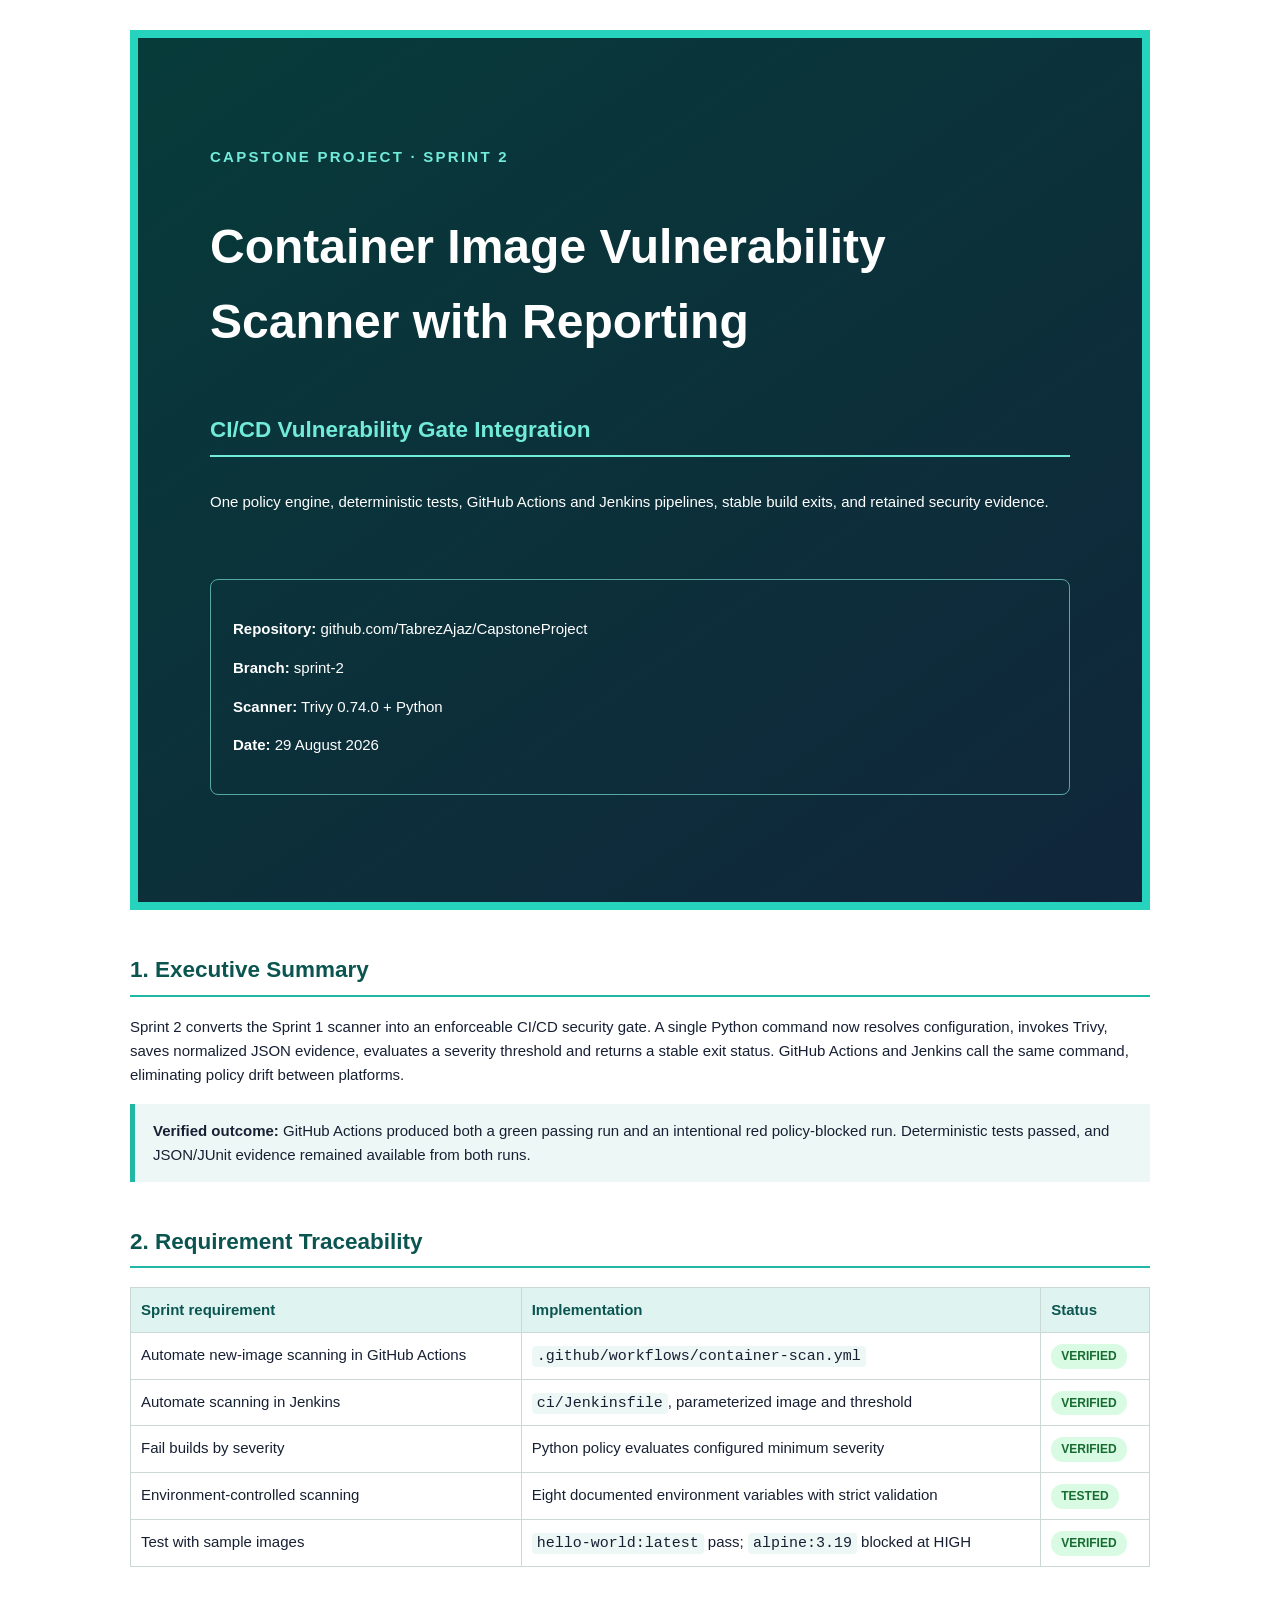
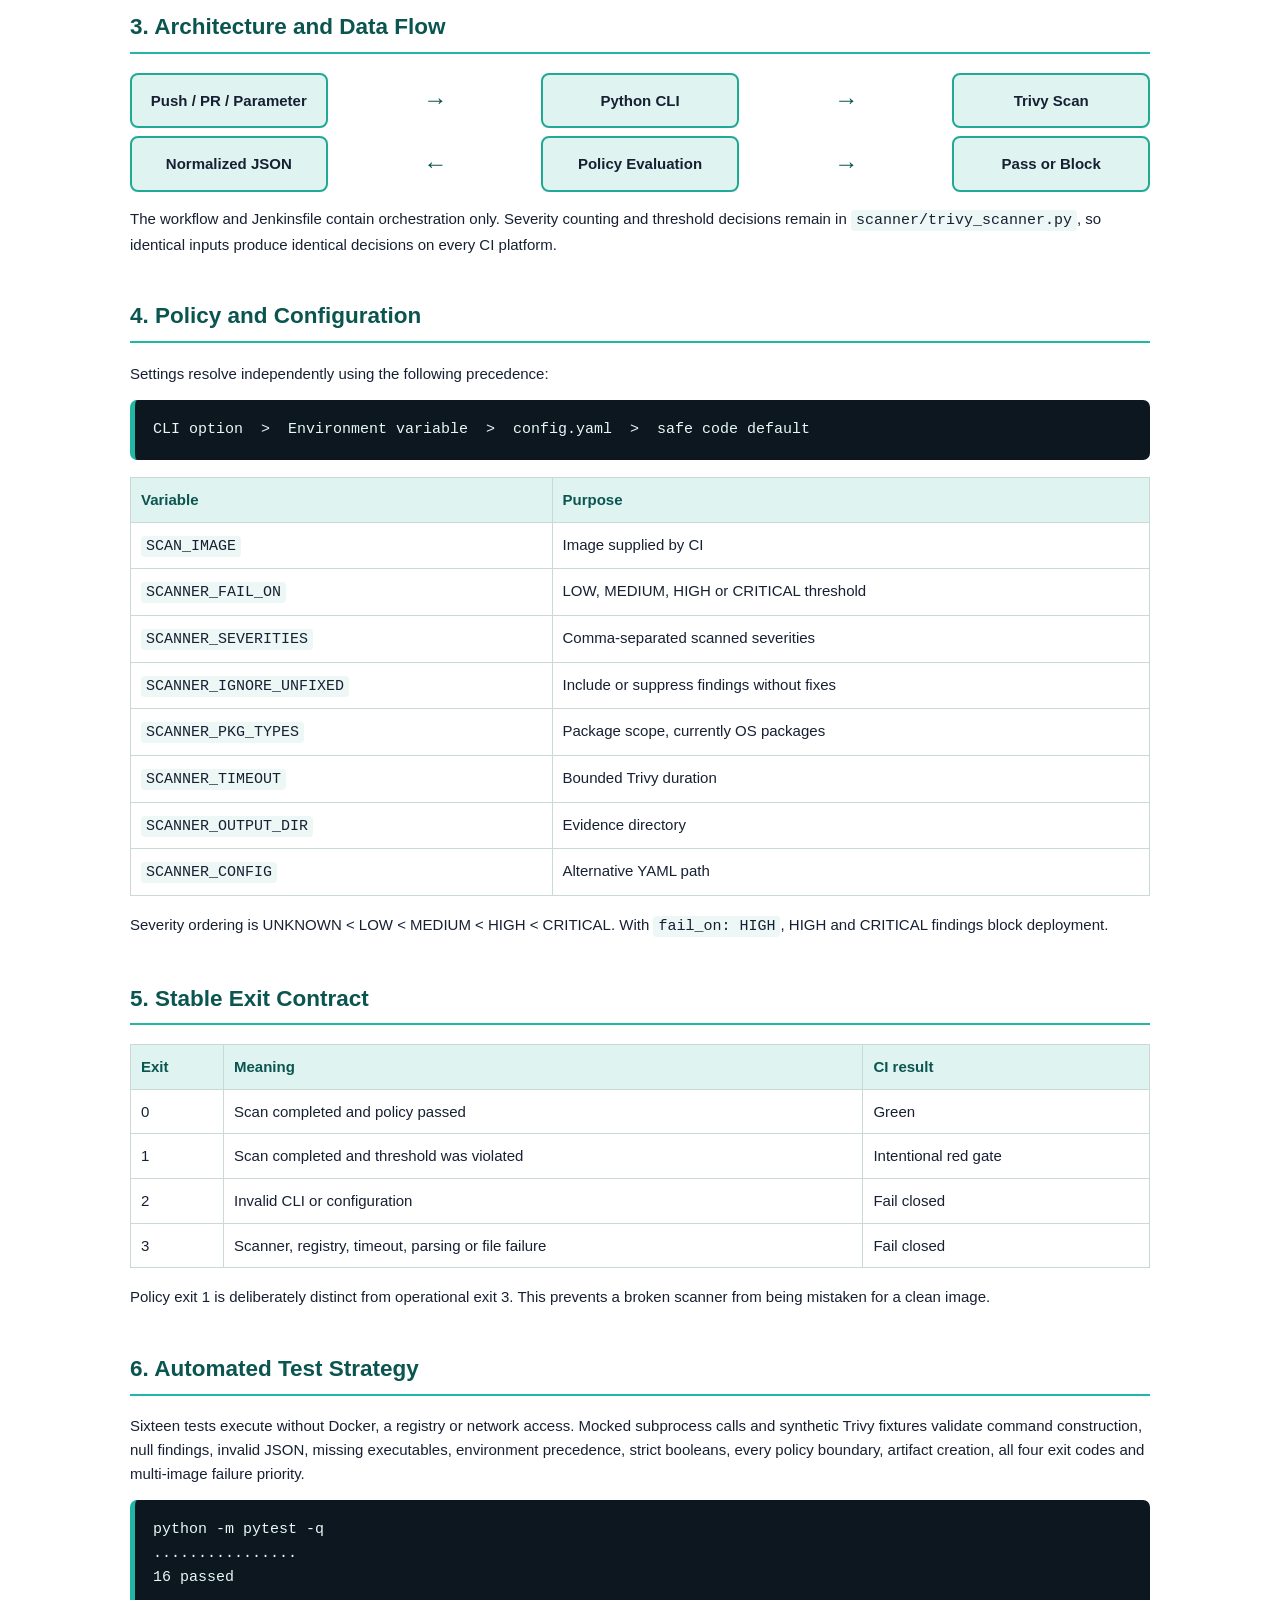
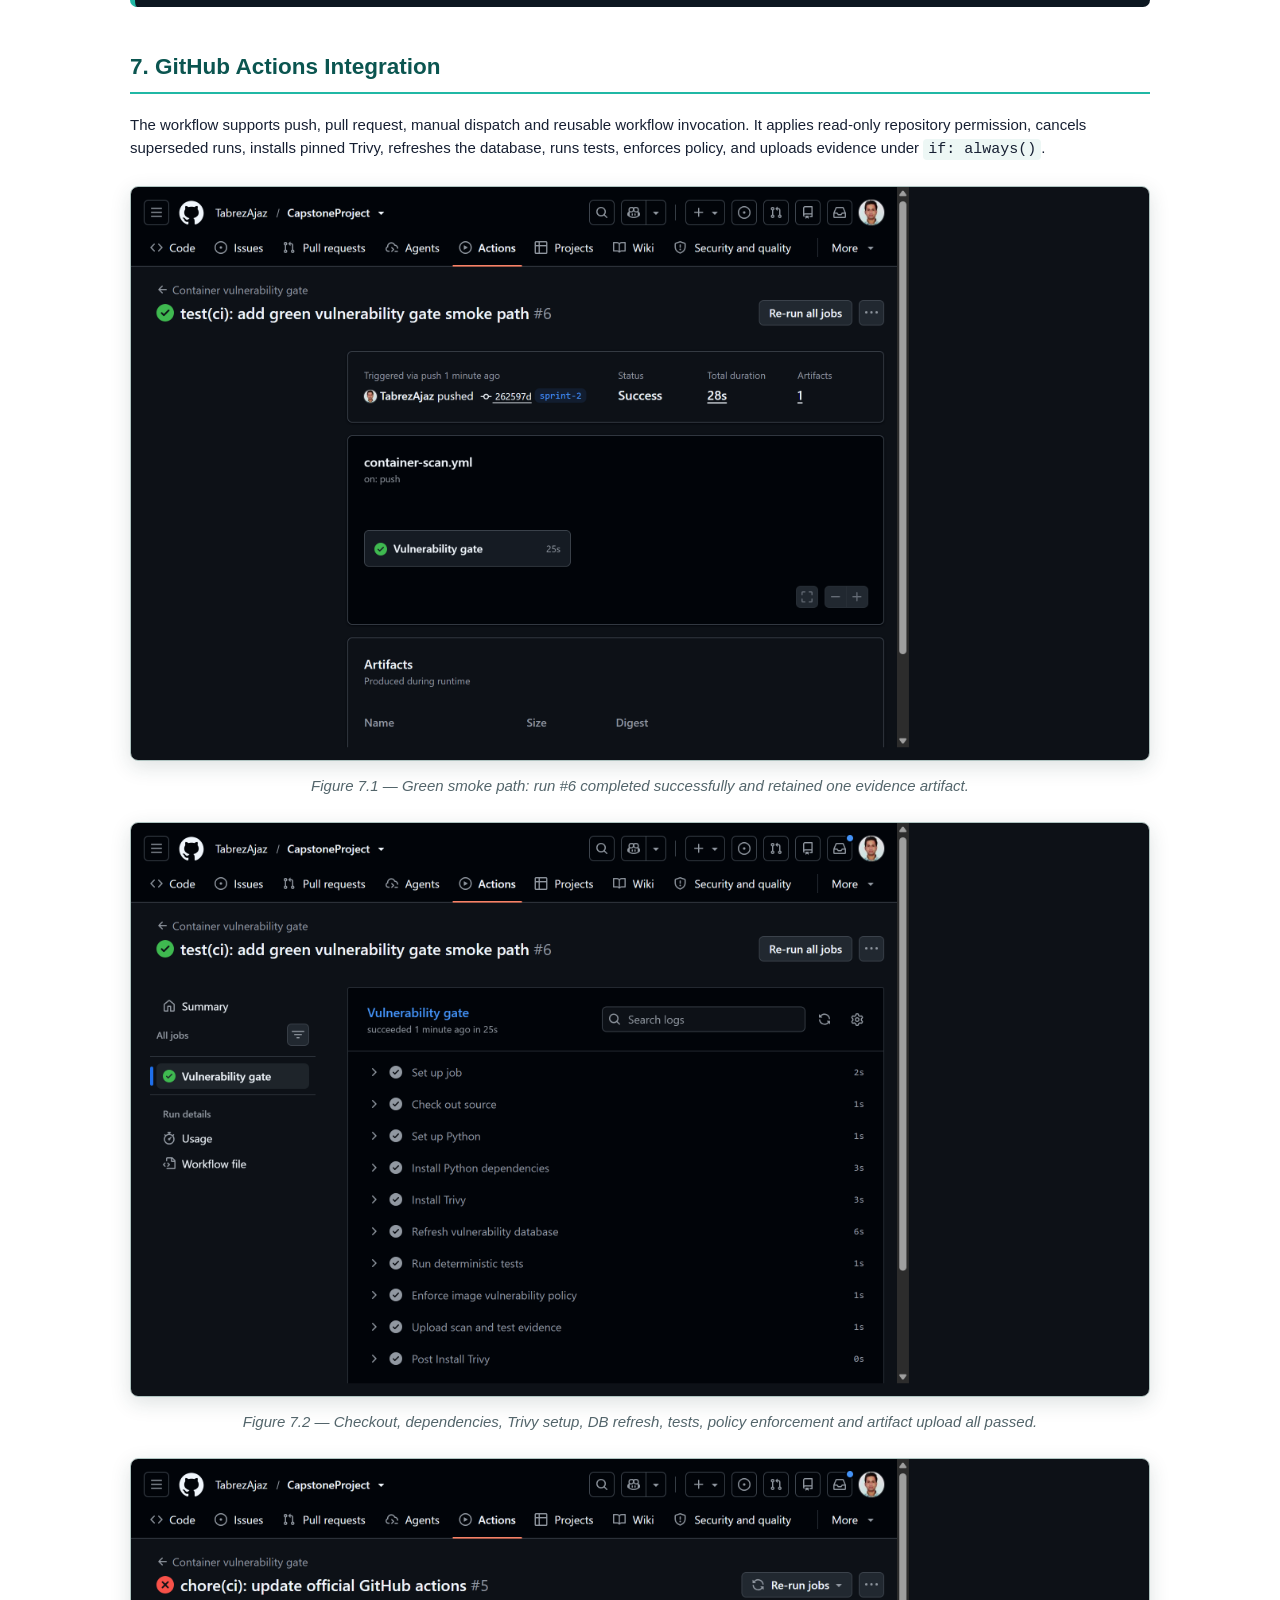
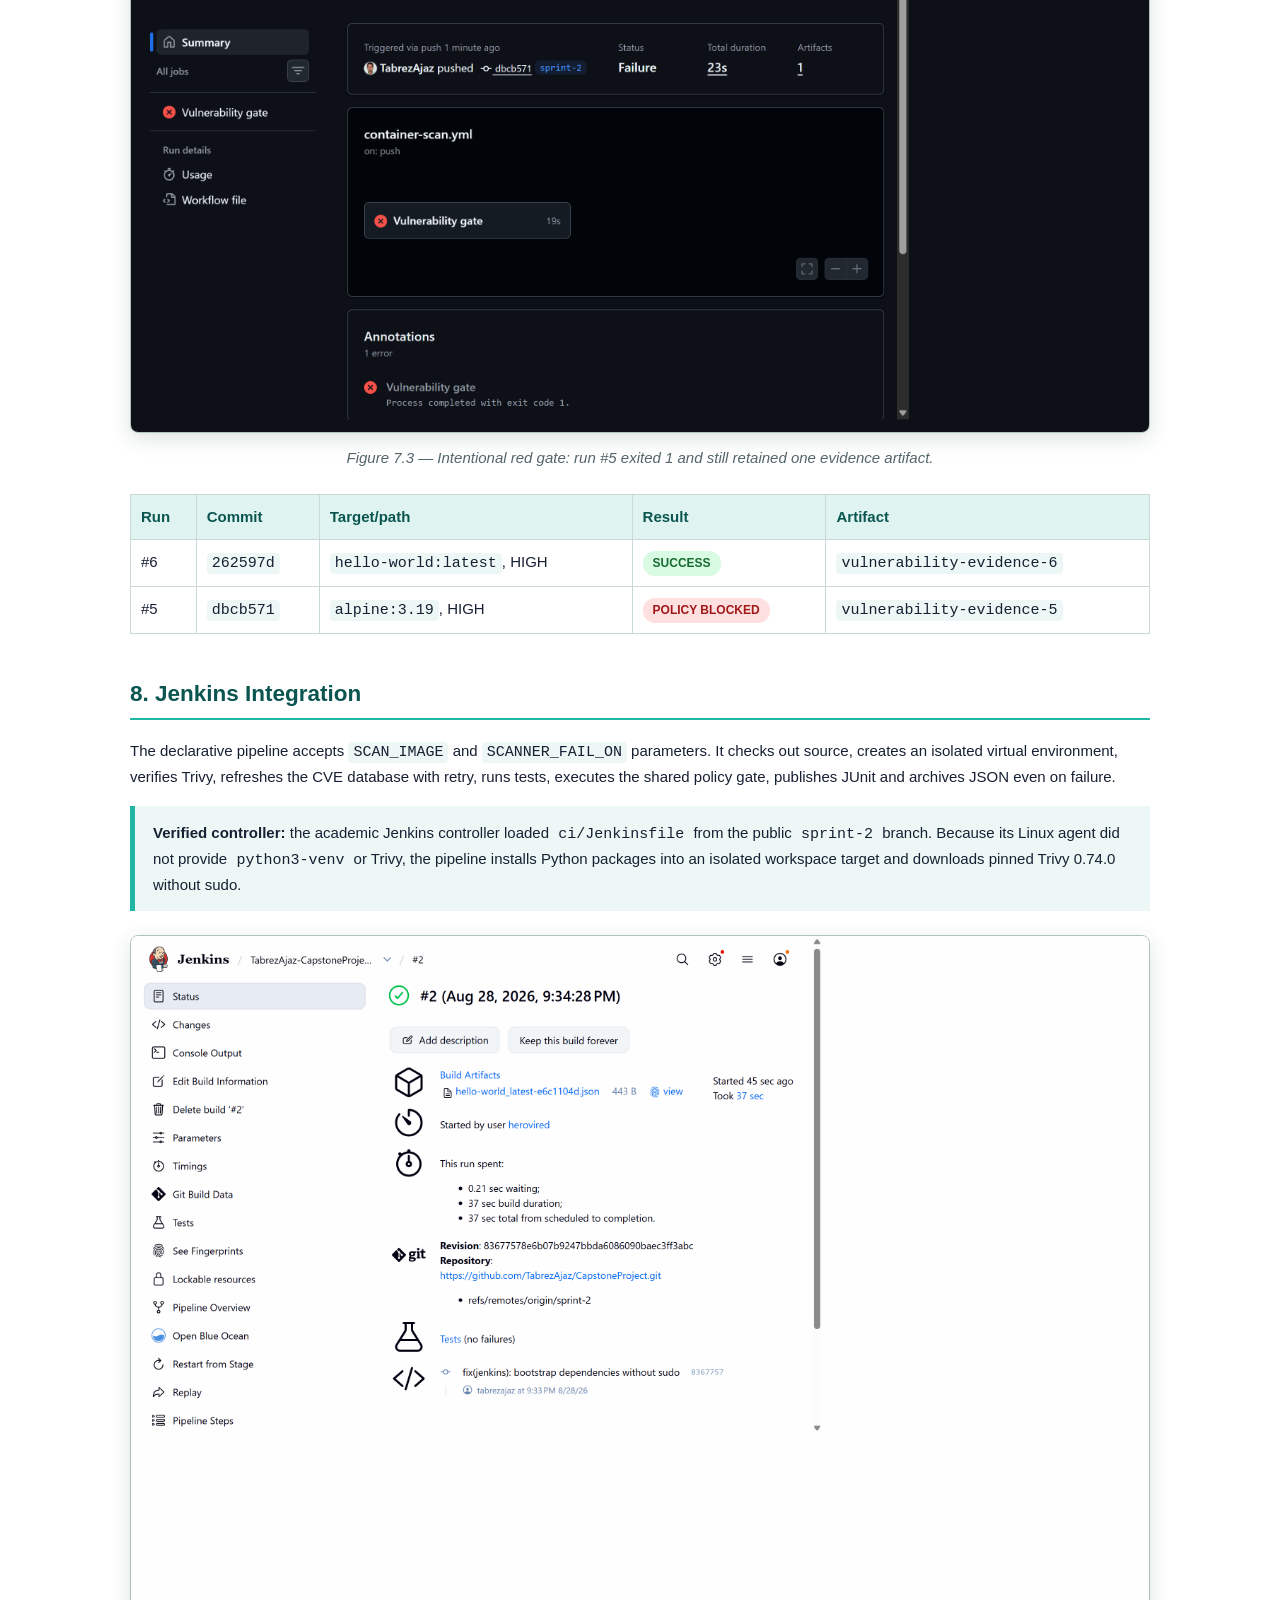
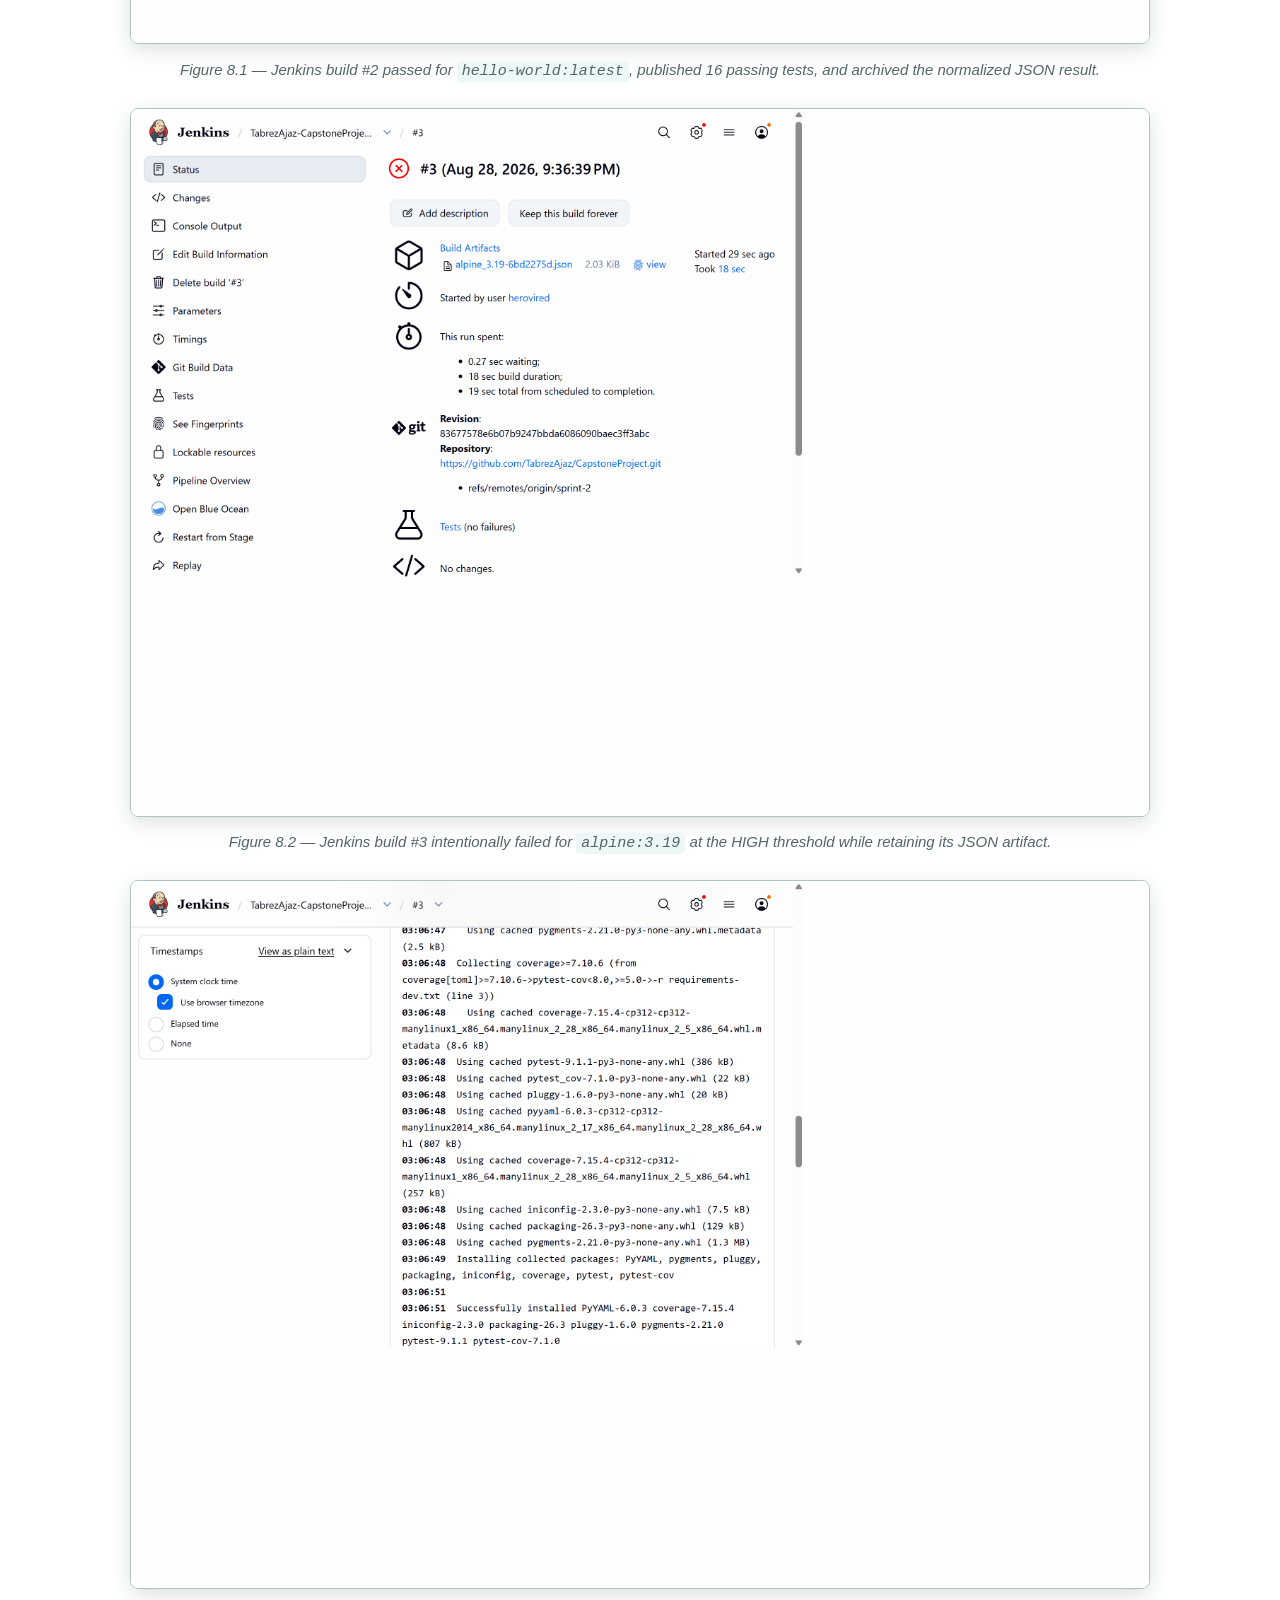
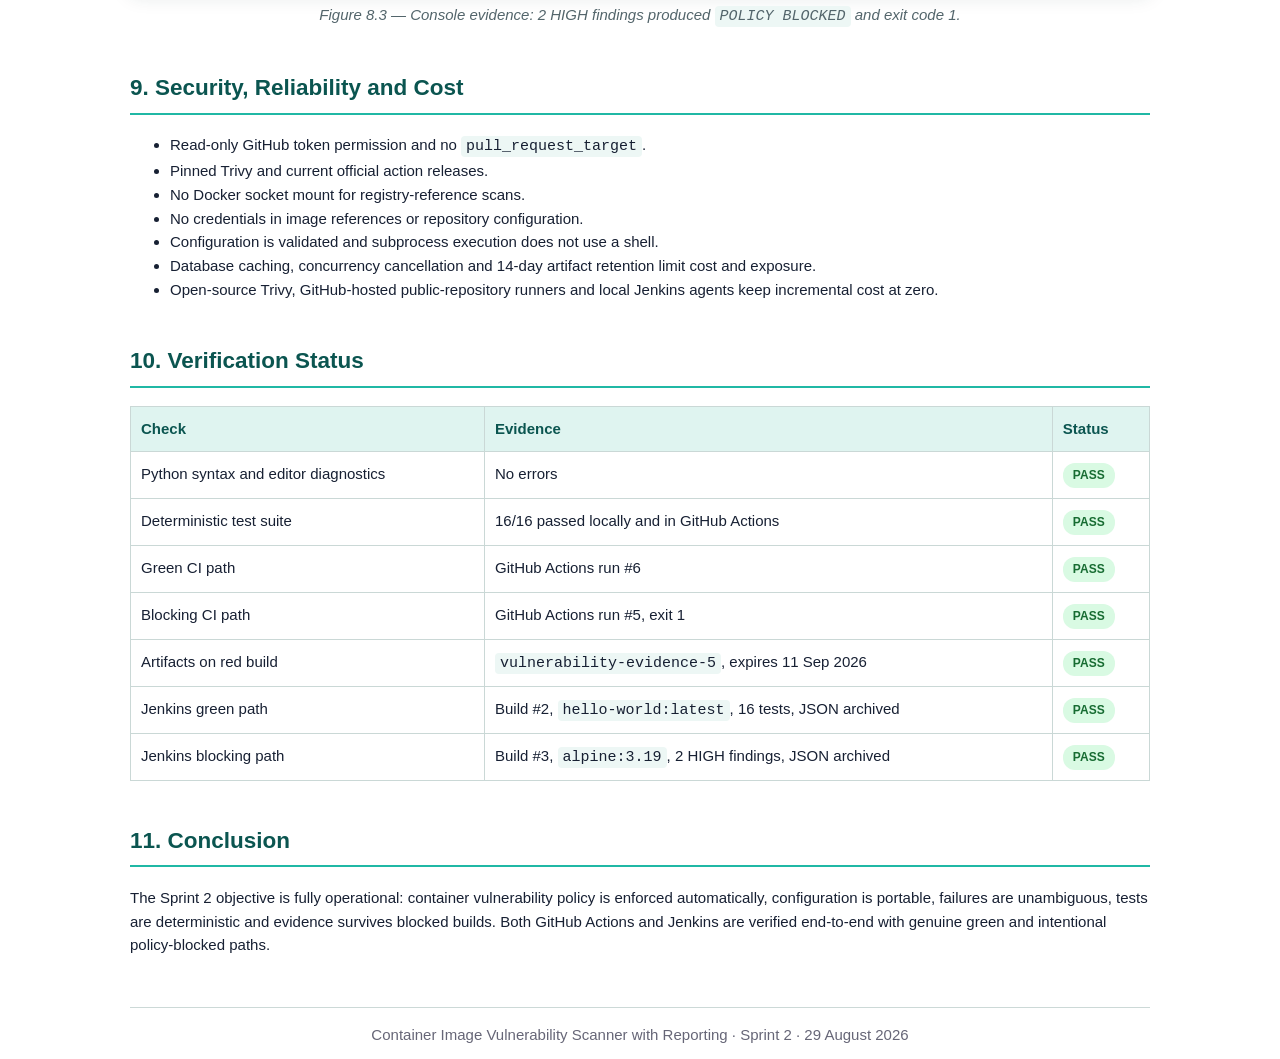
<file: docs/Sprint2_CI_CD_Integration_Report.html>
<!doctype html>
<html lang="en"><head><meta charset="utf-8"><meta name="viewport" content="width=device-width,initial-scale=1">
<title>Container Image Vulnerability Scanner — Sprint 2 Report</title>
<style>
@page{size:A4;margin:18mm}*{box-sizing:border-box}body{margin:0;font:15px/1.58 "Segoe UI",Arial,sans-serif;color:#172033;background:#fff}main{max-width:1080px;margin:auto;padding:30px}h1,h2,h3{color:#0b5550}h1{font-size:35px}h2{border-bottom:2px solid #20b8a5;padding-bottom:7px;margin-top:42px}h3{margin-top:27px}code,pre{font-family:Consolas,monospace}code{background:#edf7f5;padding:2px 5px;border-radius:4px}pre{background:#0c1720;color:#e7f8f5;padding:18px;border-left:5px solid #20b8a5;border-radius:7px;overflow:auto;white-space:pre-wrap}table{width:100%;border-collapse:collapse;margin:17px 0}th,td{padding:10px;border:1px solid #cad8d6;text-align:left;vertical-align:top}th{background:#dff4f0;color:#0b5550}.cover{min-height:880px;background:linear-gradient(145deg,#073b3a,#10263a);color:white;padding:72px;border:8px solid #26d4bd;display:flex;flex-direction:column;justify-content:center}.cover h1{color:white;font-size:48px;margin-bottom:10px}.cover .sub{color:#72ebda;letter-spacing:.15em;font-weight:700}.meta{margin-top:50px;border:1px solid #56a9a2;padding:22px;border-radius:8px}.badge{display:inline-block;padding:3px 10px;border-radius:12px;font-weight:700;font-size:12px}.done{background:#d9fae3;color:#176c32}.pending{background:#fff2c5;color:#7a5700}.blocked{background:#ffe0e0;color:#a01818}.callout{padding:15px 18px;border-left:5px solid #20b8a5;background:#edf8f6;margin:18px 0}.warn{border-color:#e5a400;background:#fff8dd}figure{margin:24px 0;break-inside:avoid}figure img{width:100%;border:1px solid #afc4c1;border-radius:8px;box-shadow:0 6px 20px #193a3625}figcaption{text-align:center;color:#53656b;font-style:italic;margin-top:7px}.flow{display:grid;grid-template-columns:repeat(5,1fr);gap:8px;align-items:center}.flow div{background:#dff4f0;border:2px solid #20a995;border-radius:8px;padding:14px;text-align:center;font-weight:700}.flow i{text-align:center;color:#0b5550;font-size:24px}.footer{margin-top:50px;border-top:1px solid #ccd9d7;padding-top:15px;color:#667;text-align:center}@media print{main{padding:0}.cover{page-break-after:always}h2{page-break-after:avoid}}
</style></head><body><main>
<section class="cover"><div class="sub">CAPSTONE PROJECT · SPRINT 2</div><h1>Container Image Vulnerability Scanner with Reporting</h1><h2 style="color:#72ebda;border-color:#72ebda">CI/CD Vulnerability Gate Integration</h2><p>One policy engine, deterministic tests, GitHub Actions and Jenkins pipelines, stable build exits, and retained security evidence.</p><div class="meta"><p><strong>Repository:</strong> github.com/TabrezAjaz/CapstoneProject</p><p><strong>Branch:</strong> sprint-2</p><p><strong>Scanner:</strong> Trivy 0.74.0 + Python</p><p><strong>Date:</strong> 29 August 2026</p></div></section>

<h2>1. Executive Summary</h2>
<p>Sprint 2 converts the Sprint 1 scanner into an enforceable CI/CD security gate. A single Python command now resolves configuration, invokes Trivy, saves normalized JSON evidence, evaluates a severity threshold and returns a stable exit status. GitHub Actions and Jenkins call the same command, eliminating policy drift between platforms.</p>
<div class="callout"><strong>Verified outcome:</strong> GitHub Actions produced both a green passing run and an intentional red policy-blocked run. Deterministic tests passed, and JSON/JUnit evidence remained available from both runs.</div>

<h2>2. Requirement Traceability</h2>
<table><thead><tr><th>Sprint requirement</th><th>Implementation</th><th>Status</th></tr></thead><tbody>
<tr><td>Automate new-image scanning in GitHub Actions</td><td><code>.github/workflows/container-scan.yml</code></td><td><span class="badge done">VERIFIED</span></td></tr>
<tr><td>Automate scanning in Jenkins</td><td><code>ci/Jenkinsfile</code>, parameterized image and threshold</td><td><span class="badge done">VERIFIED</span></td></tr>
<tr><td>Fail builds by severity</td><td>Python policy evaluates configured minimum severity</td><td><span class="badge done">VERIFIED</span></td></tr>
<tr><td>Environment-controlled scanning</td><td>Eight documented environment variables with strict validation</td><td><span class="badge done">TESTED</span></td></tr>
<tr><td>Test with sample images</td><td><code>hello-world:latest</code> pass; <code>alpine:3.19</code> blocked at HIGH</td><td><span class="badge done">VERIFIED</span></td></tr>
</tbody></table>

<h2>3. Architecture and Data Flow</h2>
<div class="flow"><div>Push / PR / Parameter</div><i>→</i><div>Python CLI</div><i>→</i><div>Trivy Scan</div></div>
<div class="flow" style="margin-top:8px"><div>Normalized JSON</div><i>←</i><div>Policy Evaluation</div><i>→</i><div>Pass or Block</div></div>
<p>The workflow and Jenkinsfile contain orchestration only. Severity counting and threshold decisions remain in <code>scanner/trivy_scanner.py</code>, so identical inputs produce identical decisions on every CI platform.</p>

<h2>4. Policy and Configuration</h2>
<p>Settings resolve independently using the following precedence:</p>
<pre>CLI option  &gt;  Environment variable  &gt;  config.yaml  &gt;  safe code default</pre>
<table><thead><tr><th>Variable</th><th>Purpose</th></tr></thead><tbody>
<tr><td><code>SCAN_IMAGE</code></td><td>Image supplied by CI</td></tr><tr><td><code>SCANNER_FAIL_ON</code></td><td>LOW, MEDIUM, HIGH or CRITICAL threshold</td></tr>
<tr><td><code>SCANNER_SEVERITIES</code></td><td>Comma-separated scanned severities</td></tr><tr><td><code>SCANNER_IGNORE_UNFIXED</code></td><td>Include or suppress findings without fixes</td></tr>
<tr><td><code>SCANNER_PKG_TYPES</code></td><td>Package scope, currently OS packages</td></tr><tr><td><code>SCANNER_TIMEOUT</code></td><td>Bounded Trivy duration</td></tr>
<tr><td><code>SCANNER_OUTPUT_DIR</code></td><td>Evidence directory</td></tr><tr><td><code>SCANNER_CONFIG</code></td><td>Alternative YAML path</td></tr>
</tbody></table>
<p>Severity ordering is UNKNOWN &lt; LOW &lt; MEDIUM &lt; HIGH &lt; CRITICAL. With <code>fail_on: HIGH</code>, HIGH and CRITICAL findings block deployment.</p>

<h2>5. Stable Exit Contract</h2>
<table><thead><tr><th>Exit</th><th>Meaning</th><th>CI result</th></tr></thead><tbody>
<tr><td>0</td><td>Scan completed and policy passed</td><td>Green</td></tr><tr><td>1</td><td>Scan completed and threshold was violated</td><td>Intentional red gate</td></tr>
<tr><td>2</td><td>Invalid CLI or configuration</td><td>Fail closed</td></tr><tr><td>3</td><td>Scanner, registry, timeout, parsing or file failure</td><td>Fail closed</td></tr>
</tbody></table>
<p>Policy exit 1 is deliberately distinct from operational exit 3. This prevents a broken scanner from being mistaken for a clean image.</p>

<h2>6. Automated Test Strategy</h2>
<p>Sixteen tests execute without Docker, a registry or network access. Mocked subprocess calls and synthetic Trivy fixtures validate command construction, null findings, invalid JSON, missing executables, environment precedence, strict booleans, every policy boundary, artifact creation, all four exit codes and multi-image failure priority.</p>
<pre>python -m pytest -q
................
16 passed</pre>

<h2>7. GitHub Actions Integration</h2>
<p>The workflow supports push, pull request, manual dispatch and reusable workflow invocation. It applies read-only repository permission, cancels superseded runs, installs pinned Trivy, refreshes the database, runs tests, enforces policy, and uploads evidence under <code>if: always()</code>.</p>
<figure><img src="screenshots/sprint2-github-passed-run.png" alt="Successful GitHub Actions vulnerability gate run"><figcaption>Figure 7.1 — Green smoke path: run #6 completed successfully and retained one evidence artifact.</figcaption></figure>
<figure><img src="screenshots/sprint2-github-passed-steps.png" alt="All GitHub Actions vulnerability gate steps passed"><figcaption>Figure 7.2 — Checkout, dependencies, Trivy setup, DB refresh, tests, policy enforcement and artifact upload all passed.</figcaption></figure>
<figure><img src="screenshots/sprint2-github-blocked-run.png" alt="GitHub Actions workflow intentionally blocked by vulnerability policy"><figcaption>Figure 7.3 — Intentional red gate: run #5 exited 1 and still retained one evidence artifact.</figcaption></figure>
<table><thead><tr><th>Run</th><th>Commit</th><th>Target/path</th><th>Result</th><th>Artifact</th></tr></thead><tbody>
<tr><td>#6</td><td><code>262597d</code></td><td><code>hello-world:latest</code>, HIGH</td><td><span class="badge done">SUCCESS</span></td><td><code>vulnerability-evidence-6</code></td></tr>
<tr><td>#5</td><td><code>dbcb571</code></td><td><code>alpine:3.19</code>, HIGH</td><td><span class="badge blocked">POLICY BLOCKED</span></td><td><code>vulnerability-evidence-5</code></td></tr>
</tbody></table>

<h2>8. Jenkins Integration</h2>
<p>The declarative pipeline accepts <code>SCAN_IMAGE</code> and <code>SCANNER_FAIL_ON</code> parameters. It checks out source, creates an isolated virtual environment, verifies Trivy, refreshes the CVE database with retry, runs tests, executes the shared policy gate, publishes JUnit and archives JSON even on failure.</p>
<div class="callout"><strong>Verified controller:</strong> the academic Jenkins controller loaded <code>ci/Jenkinsfile</code> from the public <code>sprint-2</code> branch. Because its Linux agent did not provide <code>python3-venv</code> or Trivy, the pipeline installs Python packages into an isolated workspace target and downloads pinned Trivy 0.74.0 without sudo.</div>
<figure><img src="screenshots/sprint2-jenkins-passed-run.png" alt="Successful Jenkins vulnerability gate build with archived JSON and passing tests"><figcaption>Figure 8.1 — Jenkins build #2 passed for <code>hello-world:latest</code>, published 16 passing tests, and archived the normalized JSON result.</figcaption></figure>
<figure><img src="screenshots/sprint2-jenkins-blocked-run.png" alt="Jenkins build intentionally failed by vulnerability policy with archived JSON"><figcaption>Figure 8.2 — Jenkins build #3 intentionally failed for <code>alpine:3.19</code> at the HIGH threshold while retaining its JSON artifact.</figcaption></figure>
<figure><img src="screenshots/sprint2-jenkins-blocked-console.png" alt="Jenkins console showing Alpine severity summary and policy blocked message"><figcaption>Figure 8.3 — Console evidence: 2 HIGH findings produced <code>POLICY BLOCKED</code> and exit code 1.</figcaption></figure>

<h2>9. Security, Reliability and Cost</h2>
<ul><li>Read-only GitHub token permission and no <code>pull_request_target</code>.</li><li>Pinned Trivy and current official action releases.</li><li>No Docker socket mount for registry-reference scans.</li><li>No credentials in image references or repository configuration.</li><li>Configuration is validated and subprocess execution does not use a shell.</li><li>Database caching, concurrency cancellation and 14-day artifact retention limit cost and exposure.</li><li>Open-source Trivy, GitHub-hosted public-repository runners and local Jenkins agents keep incremental cost at zero.</li></ul>

<h2>10. Verification Status</h2>
<table><thead><tr><th>Check</th><th>Evidence</th><th>Status</th></tr></thead><tbody>
<tr><td>Python syntax and editor diagnostics</td><td>No errors</td><td><span class="badge done">PASS</span></td></tr>
<tr><td>Deterministic test suite</td><td>16/16 passed locally and in GitHub Actions</td><td><span class="badge done">PASS</span></td></tr>
<tr><td>Green CI path</td><td>GitHub Actions run #6</td><td><span class="badge done">PASS</span></td></tr>
<tr><td>Blocking CI path</td><td>GitHub Actions run #5, exit 1</td><td><span class="badge done">PASS</span></td></tr>
<tr><td>Artifacts on red build</td><td><code>vulnerability-evidence-5</code>, expires 11 Sep 2026</td><td><span class="badge done">PASS</span></td></tr>
<tr><td>Jenkins green path</td><td>Build #2, <code>hello-world:latest</code>, 16 tests, JSON archived</td><td><span class="badge done">PASS</span></td></tr>
<tr><td>Jenkins blocking path</td><td>Build #3, <code>alpine:3.19</code>, 2 HIGH findings, JSON archived</td><td><span class="badge done">PASS</span></td></tr>
</tbody></table>

<h2>11. Conclusion</h2>
<p>The Sprint 2 objective is fully operational: container vulnerability policy is enforced automatically, configuration is portable, failures are unambiguous, tests are deterministic and evidence survives blocked builds. Both GitHub Actions and Jenkins are verified end-to-end with genuine green and intentional policy-blocked paths.</p>
<div class="footer">Container Image Vulnerability Scanner with Reporting · Sprint 2 · 29 August 2026</div>
</main></body></html>
</file>
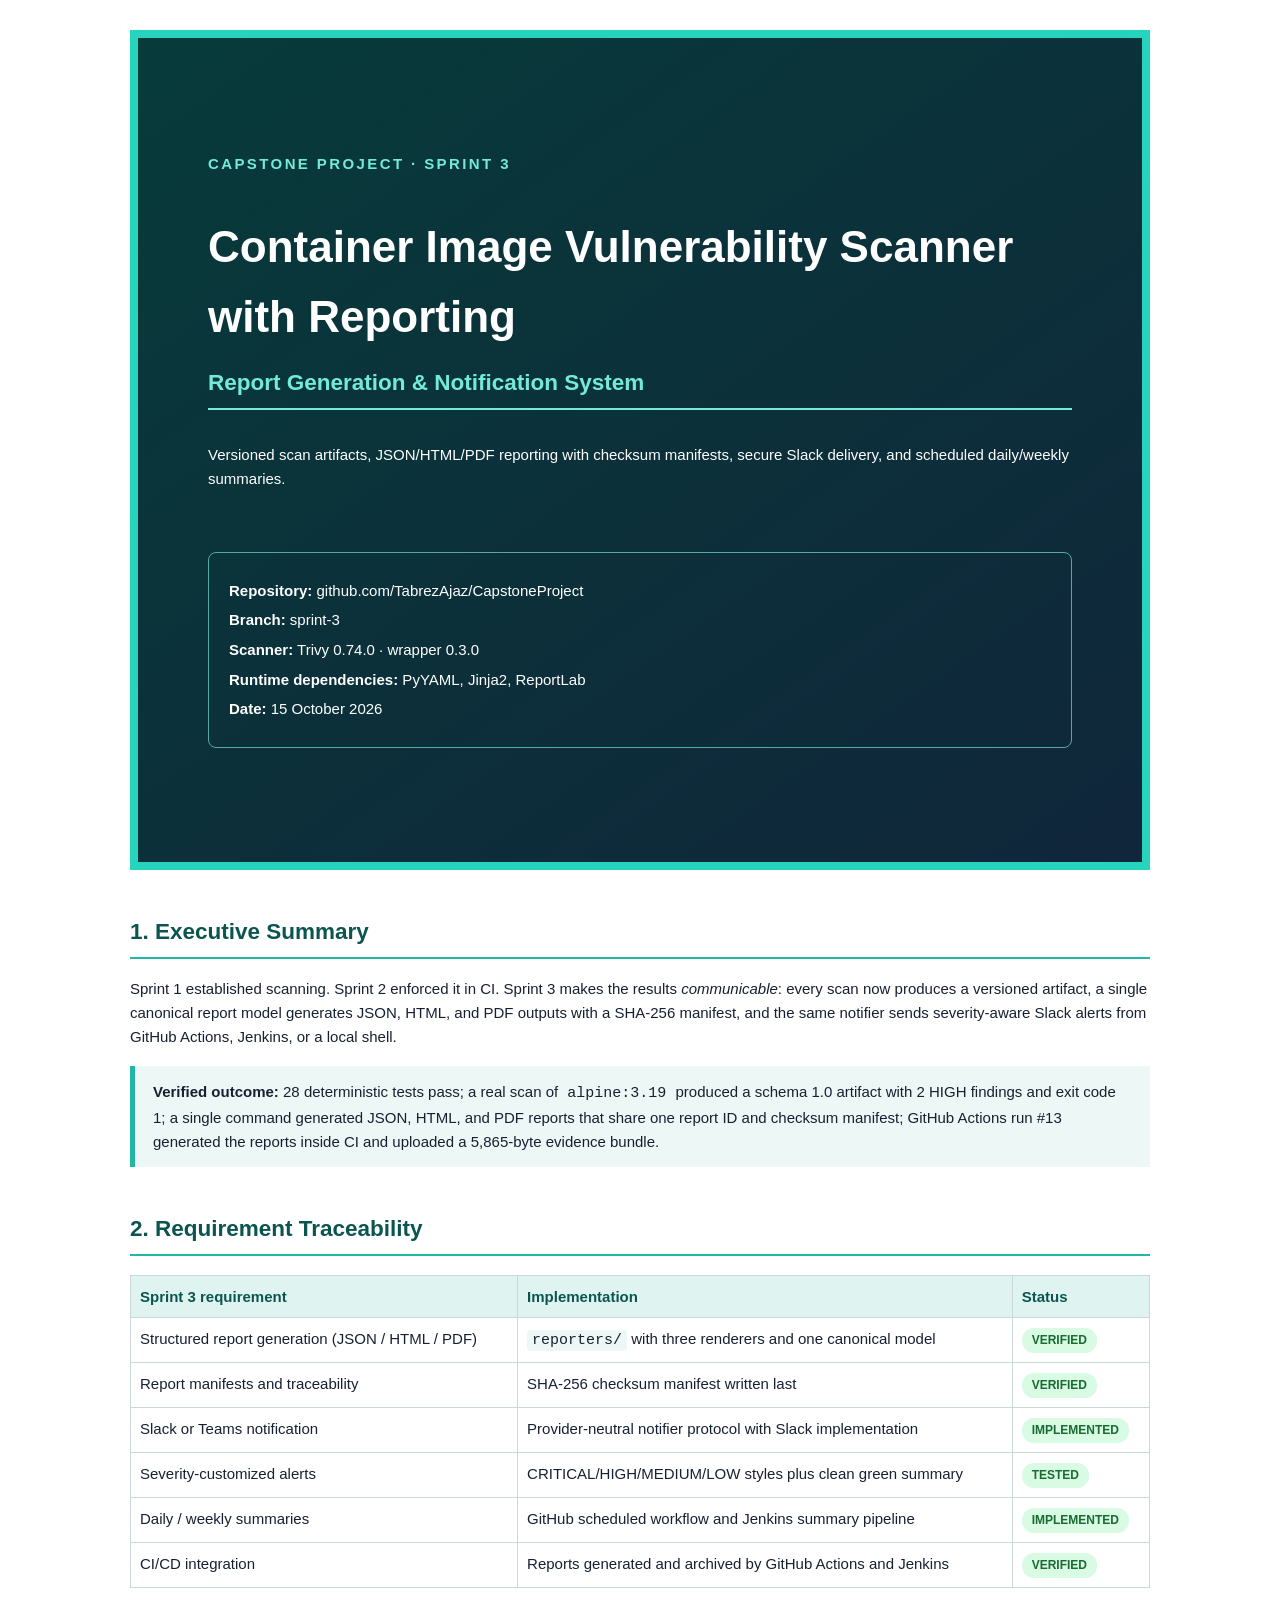
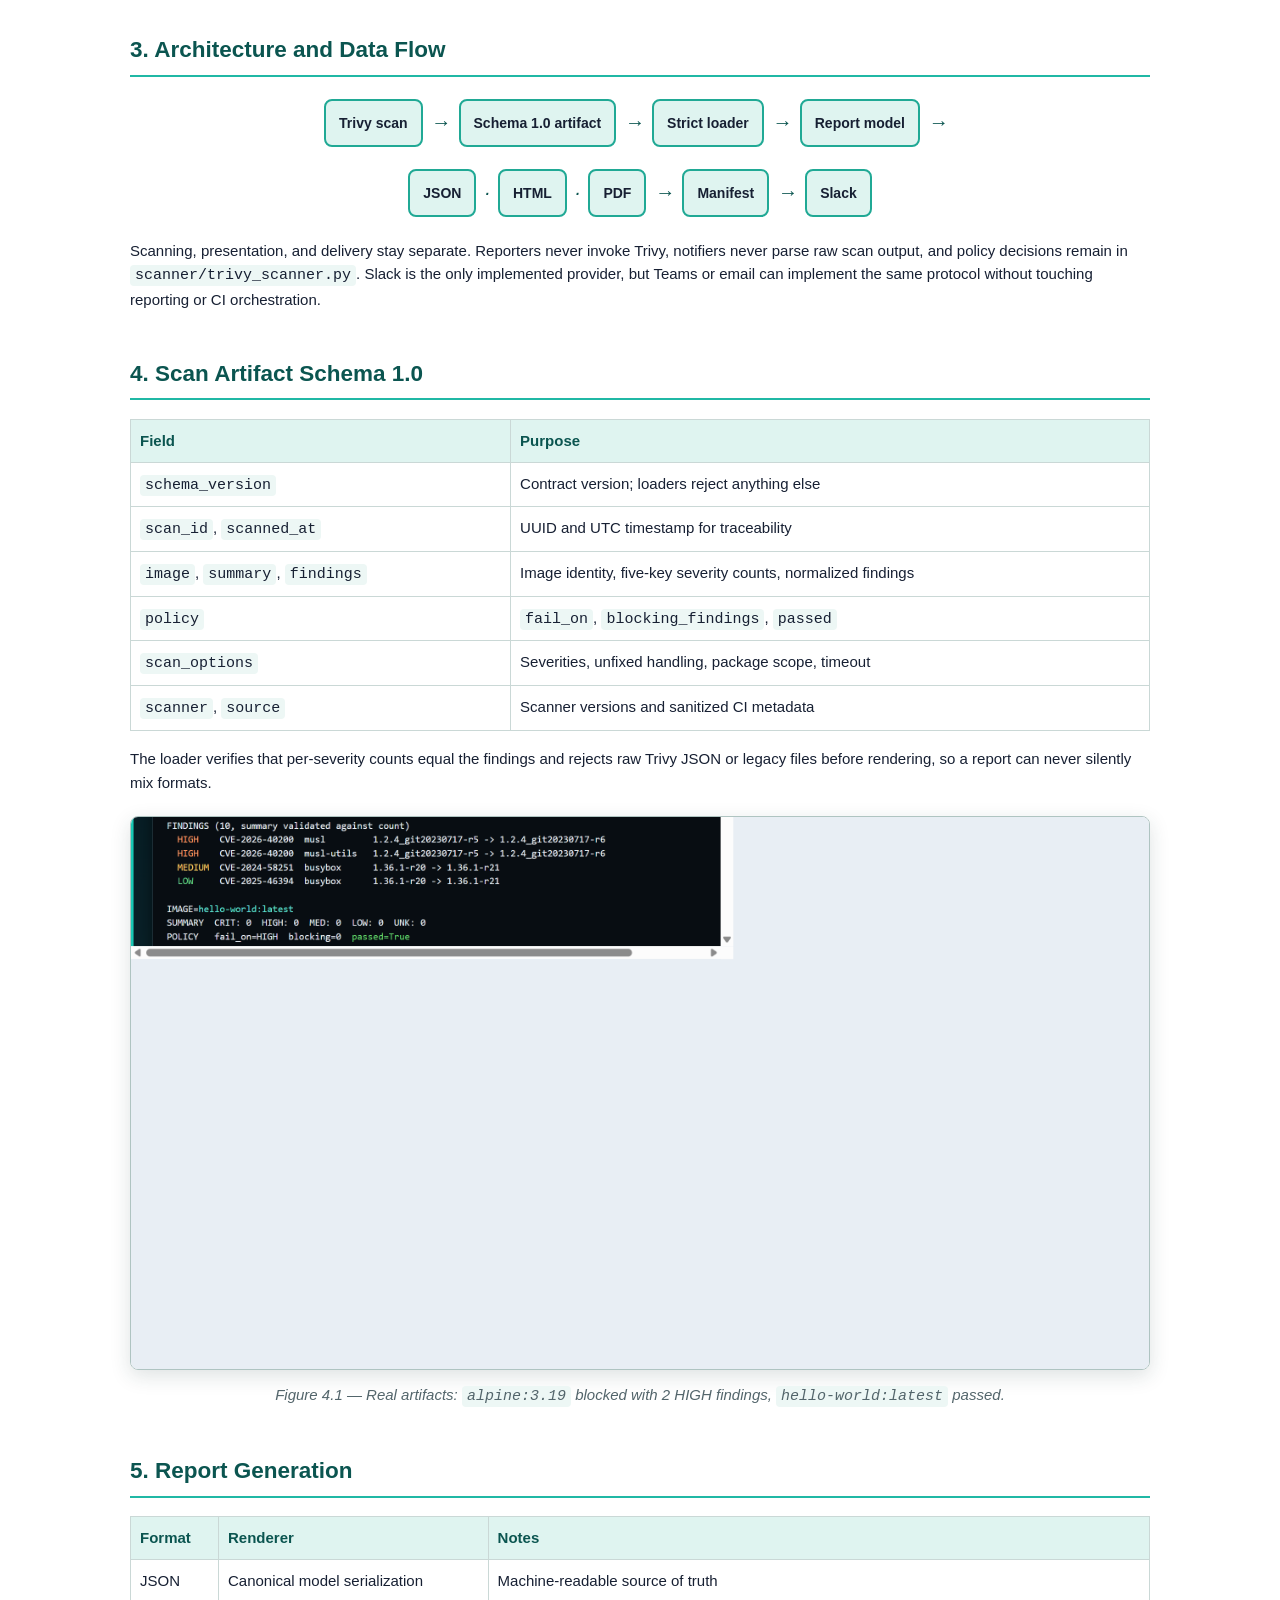
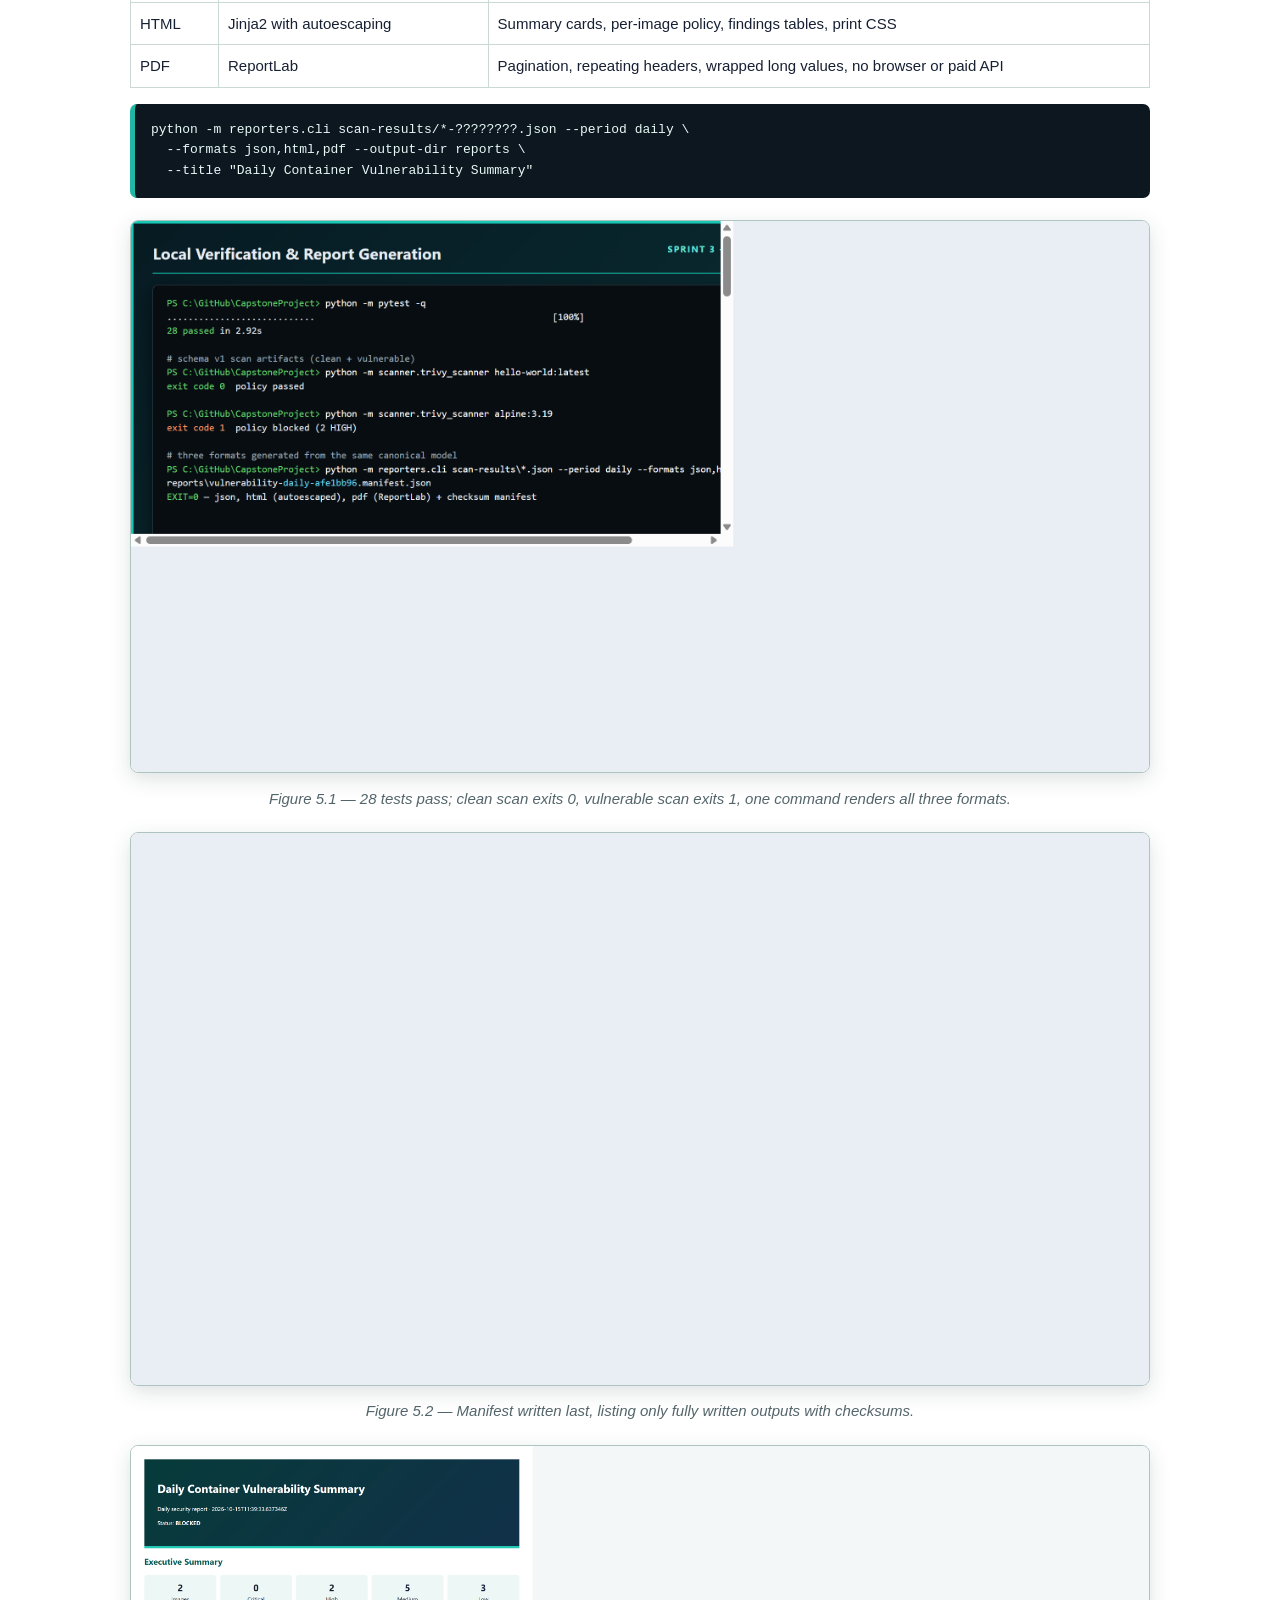
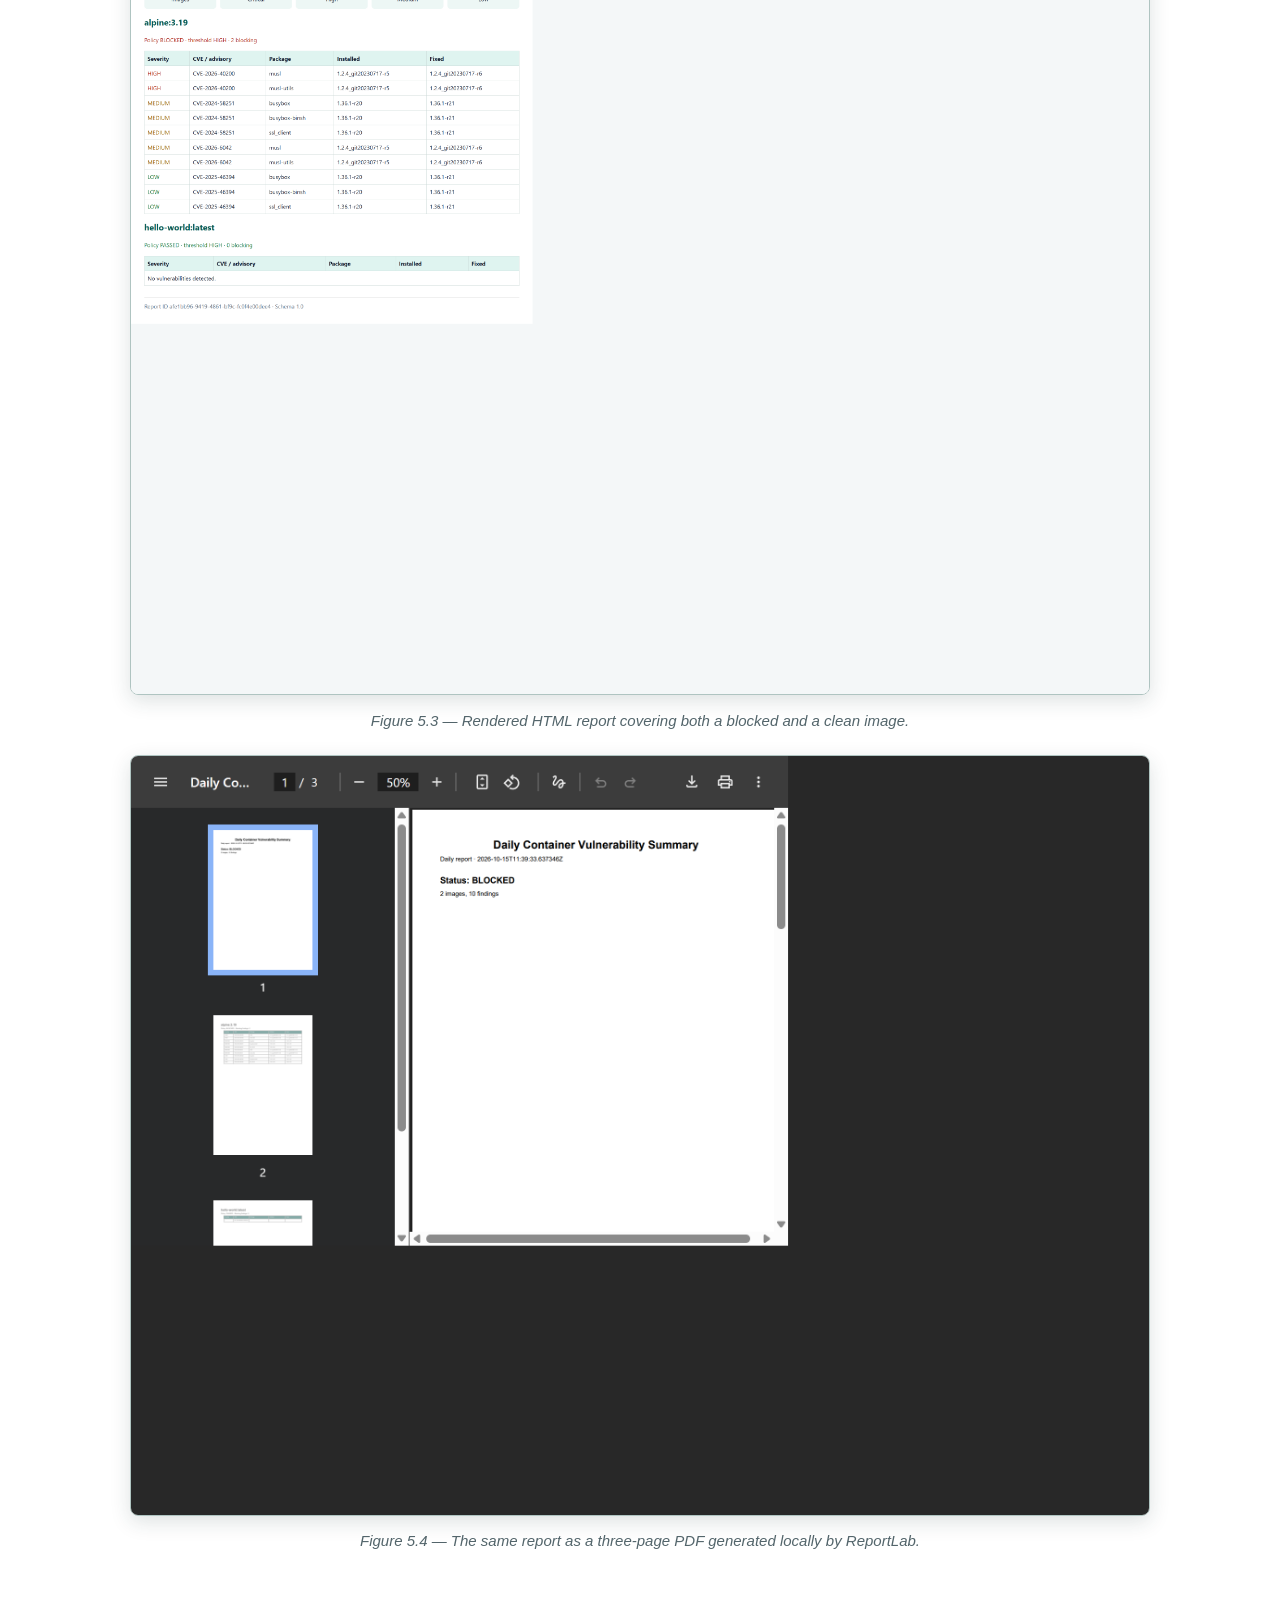
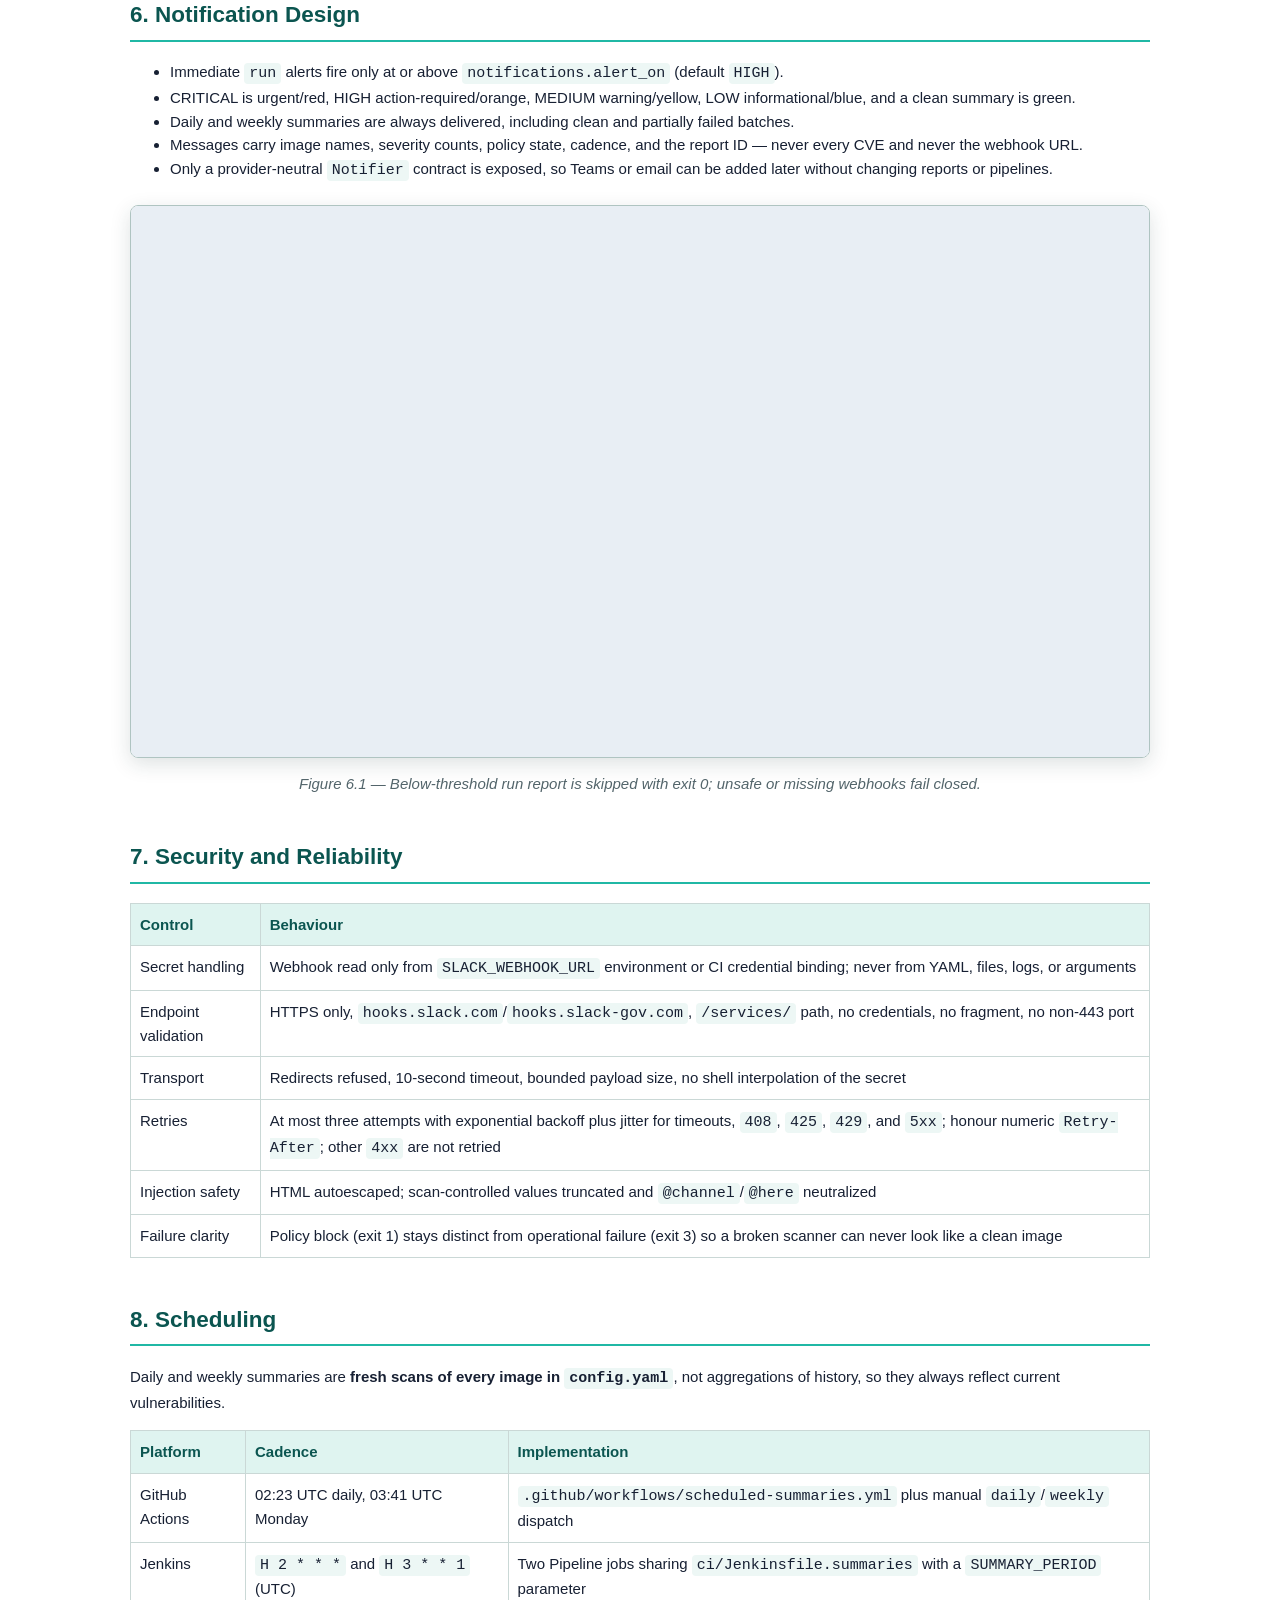
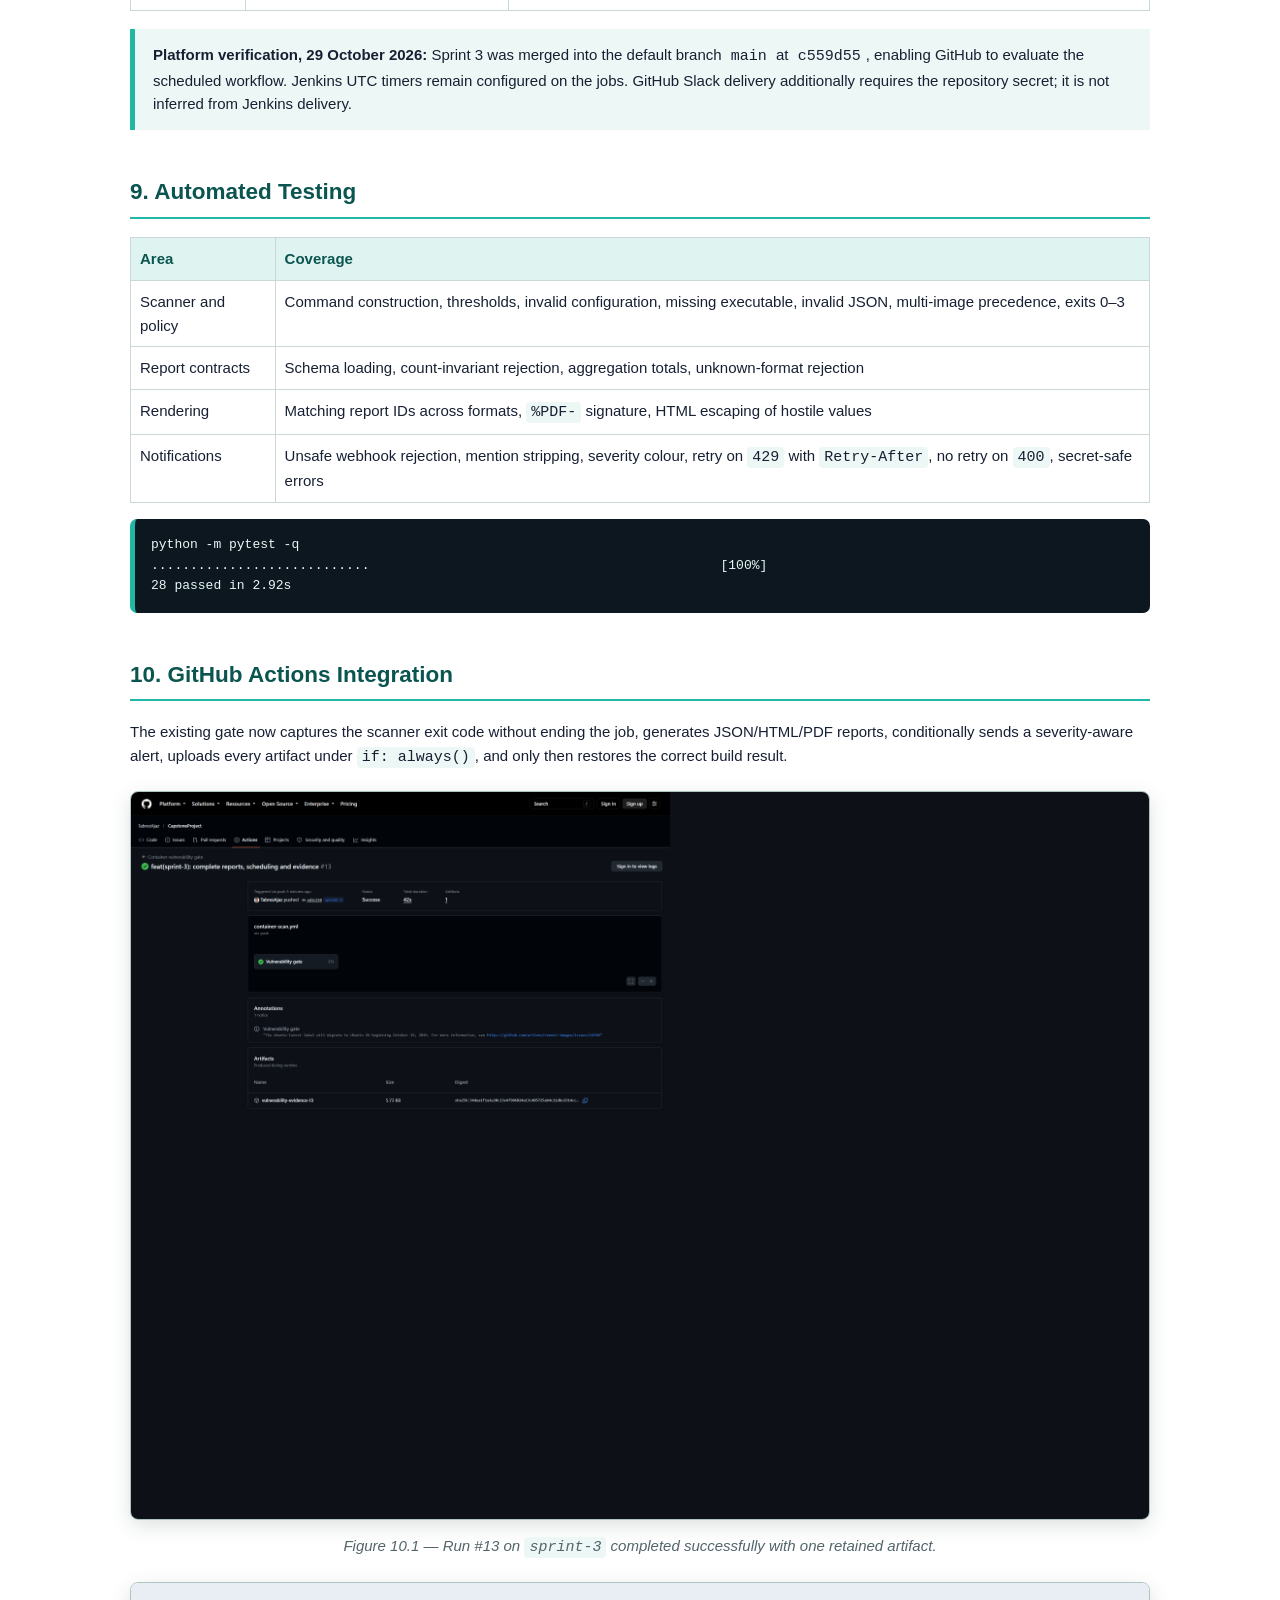
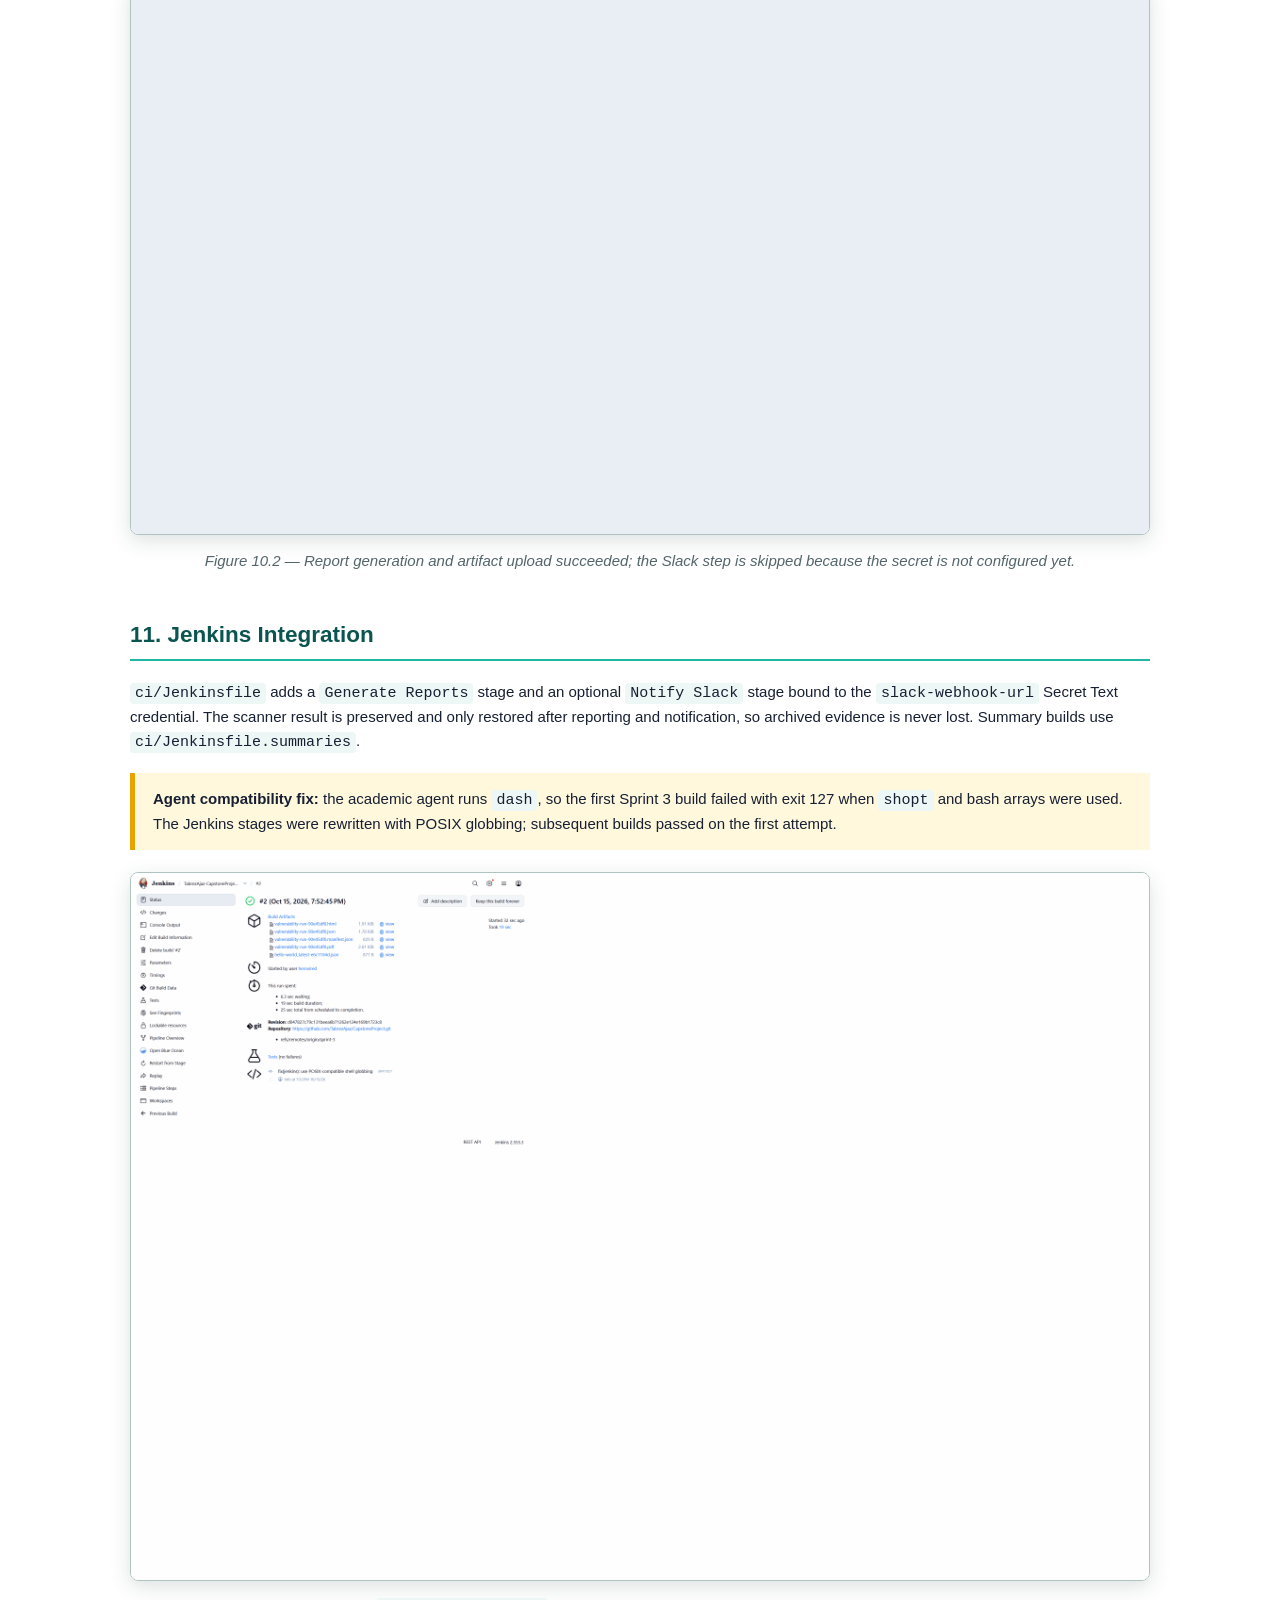
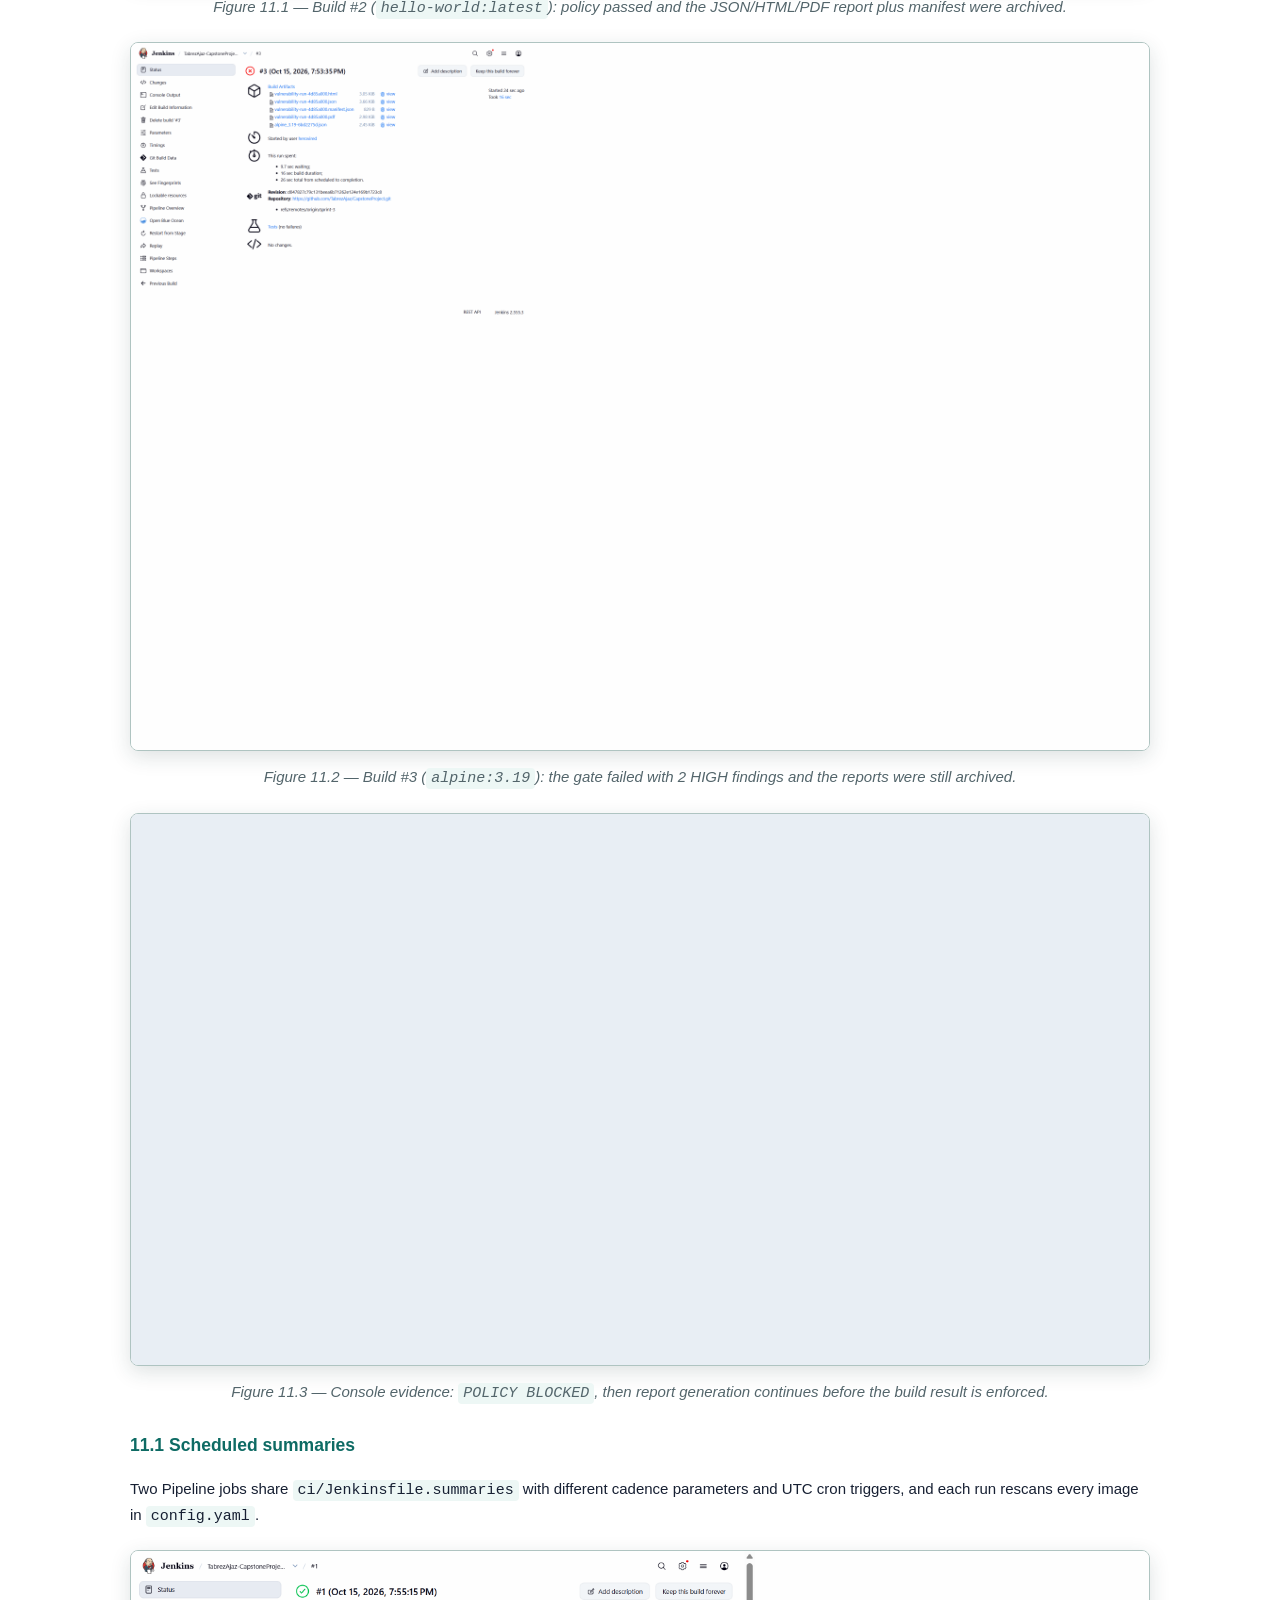
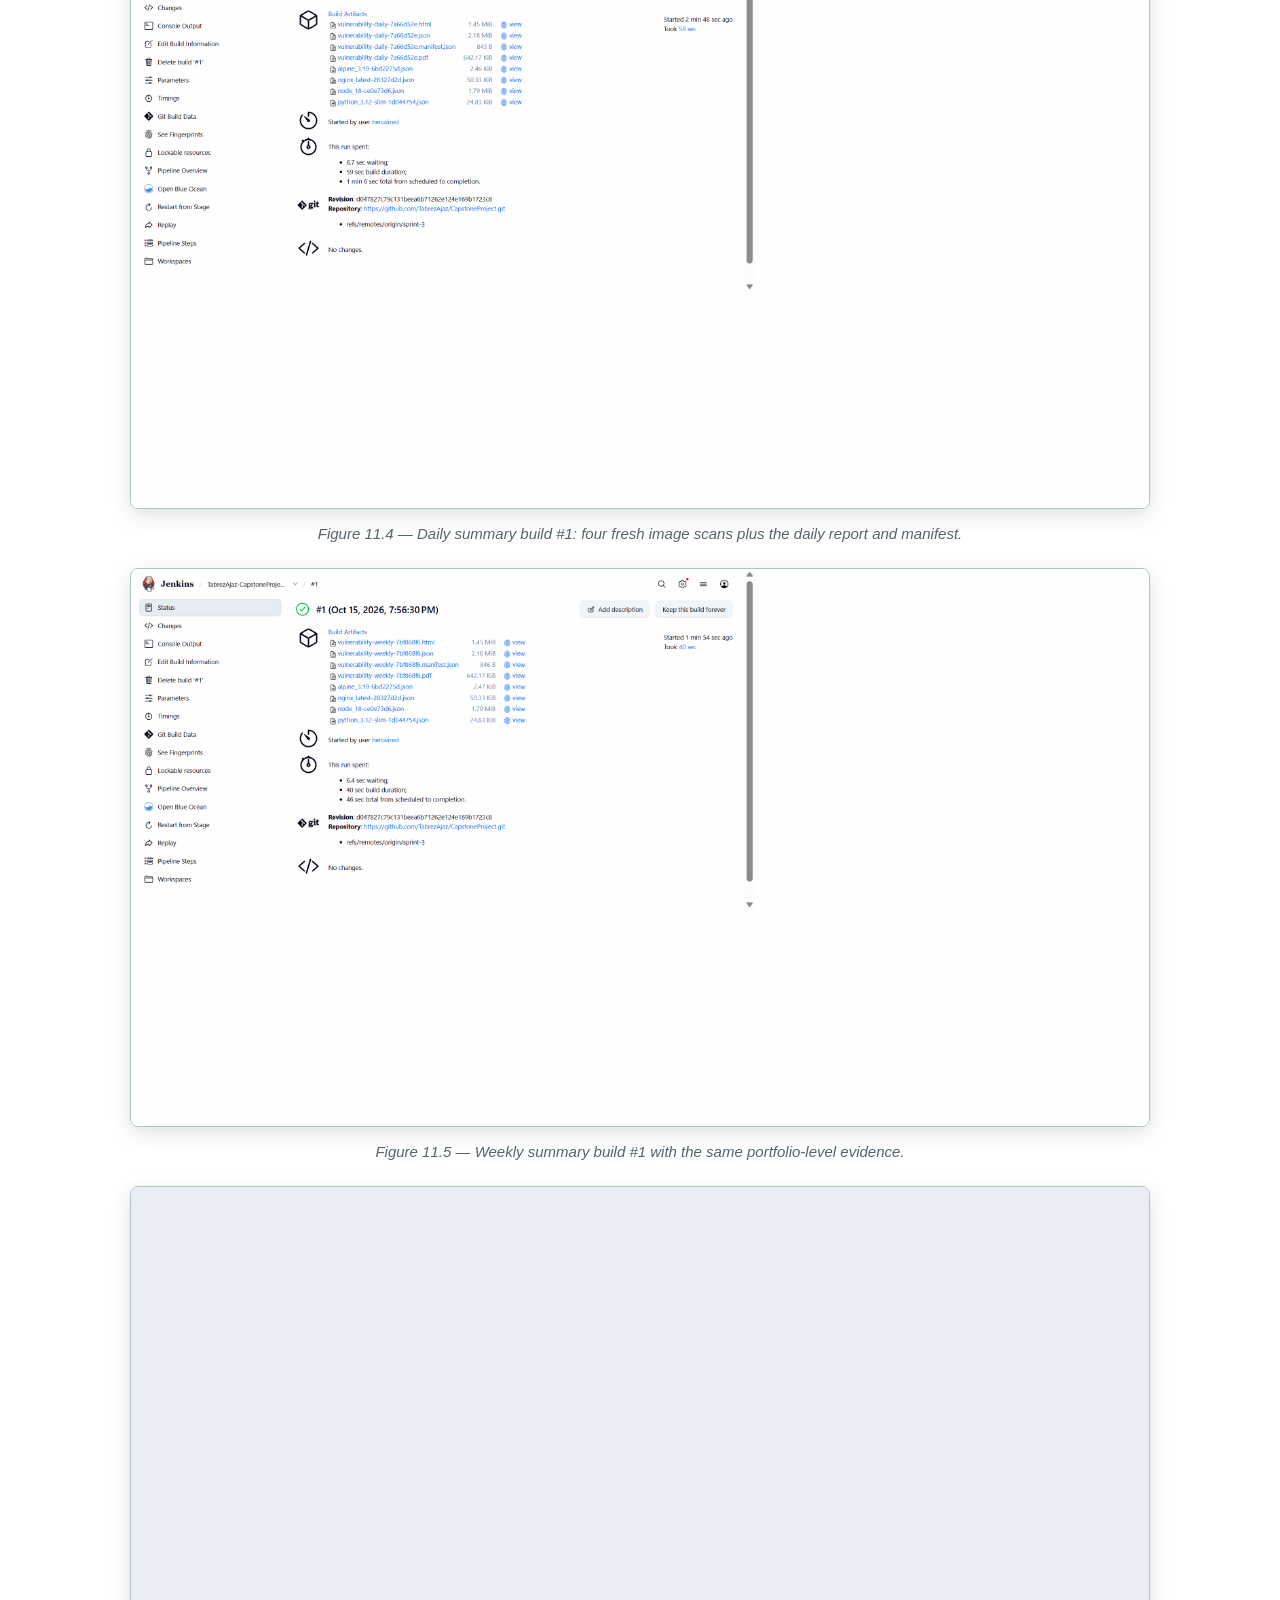
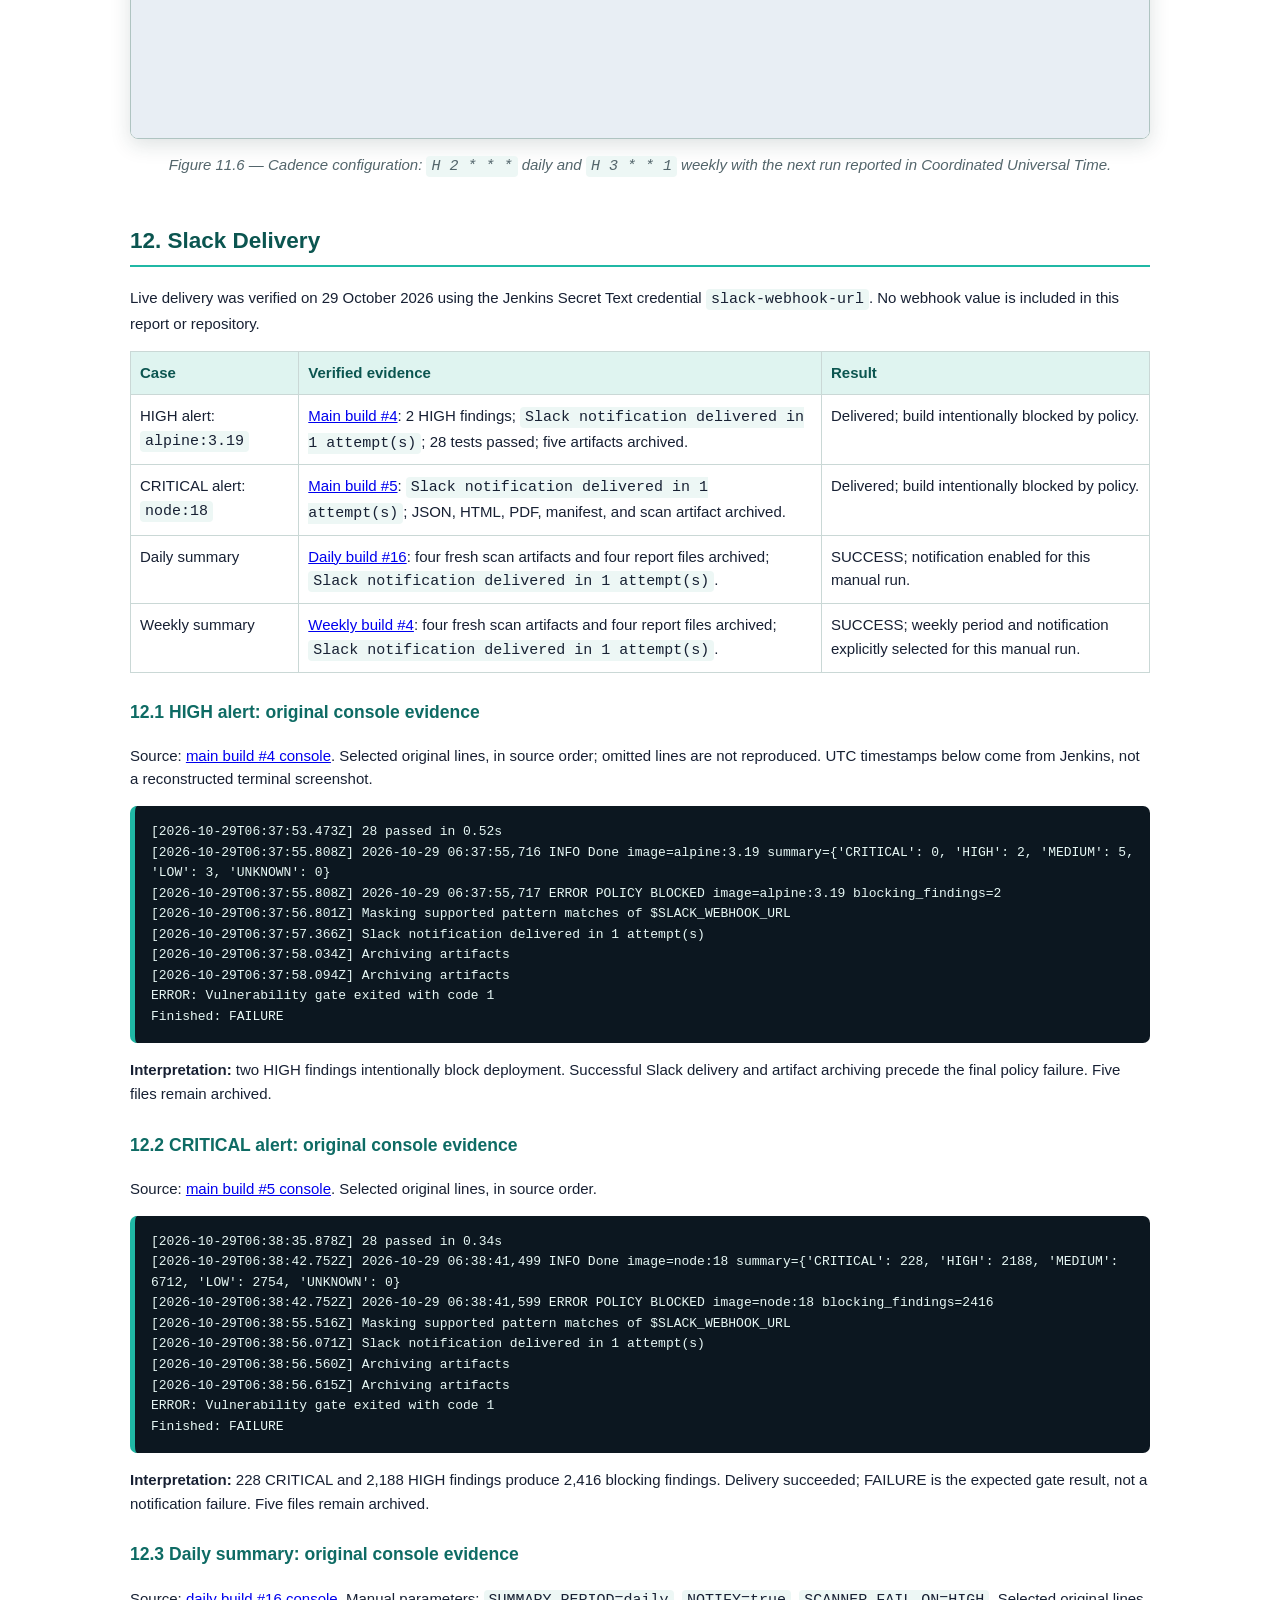
<file: docs/Sprint3_Reporting_and_Notifications_Report.html>
<!doctype html>
<html lang="en">
<head>
<meta charset="utf-8">
<meta name="viewport" content="width=device-width,initial-scale=1">
<title>Sprint 3 — Reporting &amp; Notification System</title>
<style>
@page{size:A4;margin:18mm}
*{box-sizing:border-box}
body{margin:0;font:15px/1.58 "Segoe UI",Arial,sans-serif;color:#172033;background:#fff}
main{max-width:1080px;margin:auto;padding:30px}
h1,h2,h3{color:#0b5550}
h1{font-size:34px}
h2{border-bottom:2px solid #20b8a5;padding-bottom:7px;margin-top:44px}
h3{margin-top:26px;color:#0e6b64}
code,pre{font-family:Consolas,monospace}
code{background:#edf7f5;padding:2px 5px;border-radius:4px}
pre{background:#0c1720;color:#e7f8f5;padding:16px;border-left:5px solid #20b8a5;border-radius:7px;overflow:auto;white-space:pre-wrap;font-size:13px}
table{width:100%;border-collapse:collapse;margin:16px 0}
th,td{padding:9px;border:1px solid #cad8d6;text-align:left;vertical-align:top}
th{background:#dff4f0;color:#0b5550}
.cover{min-height:840px;background:linear-gradient(145deg,#073b3a,#10263a);color:#fff;padding:70px;border:8px solid #26d4bd;display:flex;flex-direction:column;justify-content:center}
.cover h1{color:#fff;font-size:44px;margin-bottom:8px}
.cover .sub{color:#72ebda;letter-spacing:.16em;font-weight:700}
.meta{margin-top:46px;border:1px solid #56a9a2;padding:20px;border-radius:8px}
.meta p{margin:6px 0}
.badge{display:inline-block;padding:3px 10px;border-radius:12px;font-weight:700;font-size:12px}
.done{background:#d9fae3;color:#176c32}
.pending{background:#fff2c5;color:#7a5700}
.blocked{background:#ffe0e0;color:#a01818}
.callout{padding:14px 18px;border-left:5px solid #20b8a5;background:#edf8f6;margin:18px 0}
.warn{border-color:#e5a400;background:#fff8dd}
figure{margin:22px 0;break-inside:avoid}
figure img{width:100%;border:1px solid #afc4c1;border-radius:8px;box-shadow:0 6px 20px #193a3625}
figcaption{text-align:center;color:#53656b;font-style:italic;margin-top:7px}
.flow{display:grid;grid-template-columns:repeat(9,auto);justify-content:center;align-items:center;gap:8px;margin:22px 0}
.flow div{background:#dff4f0;border:2px solid #20a995;border-radius:8px;padding:11px 13px;text-align:center;font-weight:700;font-size:14px}
.flow i{color:#0b5550;font-size:20px}
.footer{margin-top:46px;border-top:1px solid #ccd9d7;padding-top:14px;color:#667;font-size:13px;text-align:center}
ul{margin:10px 0 10px 0}
</style>
</head>
<body><main>

<section class="cover">
  <div class="sub">CAPSTONE PROJECT · SPRINT 3</div>
  <h1>Container Image Vulnerability Scanner with Reporting</h1>
  <h2 style="color:#72ebda;border-color:#72ebda;margin-top:6px">Report Generation &amp; Notification System</h2>
  <p>Versioned scan artifacts, JSON/HTML/PDF reporting with checksum manifests, secure Slack delivery, and scheduled daily/weekly summaries.</p>
  <div class="meta">
    <p><strong>Repository:</strong> github.com/TabrezAjaz/CapstoneProject</p>
    <p><strong>Branch:</strong> sprint-3</p>
    <p><strong>Scanner:</strong> Trivy 0.74.0 · wrapper 0.3.0</p>
    <p><strong>Runtime dependencies:</strong> PyYAML, Jinja2, ReportLab</p>
    <p><strong>Date:</strong> 15 October 2026</p>
  </div>
</section>

<h2>1. Executive Summary</h2>
<p>Sprint 1 established scanning. Sprint 2 enforced it in CI. Sprint 3 makes the results <em>communicable</em>: every scan now produces a versioned artifact, a single canonical report model generates JSON, HTML, and PDF outputs with a SHA-256 manifest, and the same notifier sends severity-aware Slack alerts from GitHub Actions, Jenkins, or a local shell.</p>
<div class="callout"><strong>Verified outcome:</strong> 28 deterministic tests pass; a real scan of <code>alpine:3.19</code> produced a schema 1.0 artifact with 2 HIGH findings and exit code 1; a single command generated JSON, HTML, and PDF reports that share one report ID and checksum manifest; GitHub Actions run #13 generated the reports inside CI and uploaded a 5,865-byte evidence bundle.</div>

<h2>2. Requirement Traceability</h2>
<table>
<thead><tr><th>Sprint 3 requirement</th><th>Implementation</th><th>Status</th></tr></thead>
<tbody>
<tr><td>Structured report generation (JSON / HTML / PDF)</td><td><code>reporters/</code> with three renderers and one canonical model</td><td><span class="badge done">VERIFIED</span></td></tr>
<tr><td>Report manifests and traceability</td><td>SHA-256 checksum manifest written last</td><td><span class="badge done">VERIFIED</span></td></tr>
<tr><td>Slack or Teams notification</td><td>Provider-neutral notifier protocol with Slack implementation</td><td><span class="badge done">IMPLEMENTED</span></td></tr>
<tr><td>Severity-customized alerts</td><td>CRITICAL/HIGH/MEDIUM/LOW styles plus clean green summary</td><td><span class="badge done">TESTED</span></td></tr>
<tr><td>Daily / weekly summaries</td><td>GitHub scheduled workflow and Jenkins summary pipeline</td><td><span class="badge done">IMPLEMENTED</span></td></tr>
<tr><td>CI/CD integration</td><td>Reports generated and archived by GitHub Actions and Jenkins</td><td><span class="badge done">VERIFIED</span></td></tr>
</tbody></table>

<h2>3. Architecture and Data Flow</h2>
<div class="flow">
  <div>Trivy scan</div><i>→</i>
  <div>Schema 1.0 artifact</div><i>→</i>
  <div>Strict loader</div><i>→</i>
  <div>Report model</div><i>→</i>
</div>
<div class="flow">
  <div>JSON</div><i>·</i><div>HTML</div><i>·</i><div>PDF</div><i>→</i><div>Manifest</div><i>→</i><div>Slack</div>
</div>
<p>Scanning, presentation, and delivery stay separate. Reporters never invoke Trivy, notifiers never parse raw scan output, and policy decisions remain in <code>scanner/trivy_scanner.py</code>. Slack is the only implemented provider, but Teams or email can implement the same protocol without touching reporting or CI orchestration.</p>

<h2>4. Scan Artifact Schema 1.0</h2>
<table>
<thead><tr><th>Field</th><th>Purpose</th></tr></thead>
<tbody>
<tr><td><code>schema_version</code></td><td>Contract version; loaders reject anything else</td></tr>
<tr><td><code>scan_id</code>, <code>scanned_at</code></td><td>UUID and UTC timestamp for traceability</td></tr>
<tr><td><code>image</code>, <code>summary</code>, <code>findings</code></td><td>Image identity, five-key severity counts, normalized findings</td></tr>
<tr><td><code>policy</code></td><td><code>fail_on</code>, <code>blocking_findings</code>, <code>passed</code></td></tr>
<tr><td><code>scan_options</code></td><td>Severities, unfixed handling, package scope, timeout</td></tr>
<tr><td><code>scanner</code>, <code>source</code></td><td>Scanner versions and sanitized CI metadata</td></tr>
</tbody></table>
<p>The loader verifies that per-severity counts equal the findings and rejects raw Trivy JSON or legacy files before rendering, so a report can never silently mix formats.</p>
<figure><img src="screenshots/sprint3-scan-artifact-schema.png" alt="Schema 1.0 scan artifact fields for a vulnerable and a clean image"><figcaption>Figure 4.1 — Real artifacts: <code>alpine:3.19</code> blocked with 2 HIGH findings, <code>hello-world:latest</code> passed.</figcaption></figure>

<h2>5. Report Generation</h2>
<table>
<thead><tr><th>Format</th><th>Renderer</th><th>Notes</th></tr></thead>
<tbody>
<tr><td>JSON</td><td>Canonical model serialization</td><td>Machine-readable source of truth</td></tr>
<tr><td>HTML</td><td>Jinja2 with autoescaping</td><td>Summary cards, per-image policy, findings tables, print CSS</td></tr>
<tr><td>PDF</td><td>ReportLab</td><td>Pagination, repeating headers, wrapped long values, no browser or paid API</td></tr>
</tbody></table>
<pre>python -m reporters.cli scan-results/*-????????.json --period daily \
  --formats json,html,pdf --output-dir reports \
  --title "Daily Container Vulnerability Summary"</pre>
<figure><img src="screenshots/sprint3-local-tests-and-reports.png" alt="Local test run and one-command report generation"><figcaption>Figure 5.1 — 28 tests pass; clean scan exits 0, vulnerable scan exits 1, one command renders all three formats.</figcaption></figure>
<figure><img src="screenshots/sprint3-report-manifest.png" alt="Report manifest listing media types, sizes and SHA-256 checksums"><figcaption>Figure 5.2 — Manifest written last, listing only fully written outputs with checksums.</figcaption></figure>
<figure><img src="screenshots/sprint3-html-report.png" alt="Rendered HTML vulnerability report with two images"><figcaption>Figure 5.3 — Rendered HTML report covering both a blocked and a clean image.</figcaption></figure>
<figure><img src="screenshots/sprint3-pdf-report.png" alt="Multipage PDF vulnerability report"><figcaption>Figure 5.4 — The same report as a three-page PDF generated locally by ReportLab.</figcaption></figure>

<h2>6. Notification Design</h2>
<ul>
<li>Immediate <code>run</code> alerts fire only at or above <code>notifications.alert_on</code> (default <code>HIGH</code>).</li>
<li>CRITICAL is urgent/red, HIGH action-required/orange, MEDIUM warning/yellow, LOW informational/blue, and a clean summary is green.</li>
<li>Daily and weekly summaries are always delivered, including clean and partially failed batches.</li>
<li>Messages carry image names, severity counts, policy state, cadence, and the report ID — never every CVE and never the webhook URL.</li>
<li>Only a provider-neutral <code>Notifier</code> contract is exposed, so Teams or email can be added later without changing reports or pipelines.</li>
</ul>
<figure><img src="screenshots/sprint3-notification-policy.png" alt="Notification threshold skip and webhook validation behaviour"><figcaption>Figure 6.1 — Below-threshold run report is skipped with exit 0; unsafe or missing webhooks fail closed.</figcaption></figure>

<h2>7. Security and Reliability</h2>
<table>
<thead><tr><th>Control</th><th>Behaviour</th></tr></thead>
<tbody>
<tr><td>Secret handling</td><td>Webhook read only from <code>SLACK_WEBHOOK_URL</code> environment or CI credential binding; never from YAML, files, logs, or arguments</td></tr>
<tr><td>Endpoint validation</td><td>HTTPS only, <code>hooks.slack.com</code>/<code>hooks.slack-gov.com</code>, <code>/services/</code> path, no credentials, no fragment, no non-443 port</td></tr>
<tr><td>Transport</td><td>Redirects refused, 10-second timeout, bounded payload size, no shell interpolation of the secret</td></tr>
<tr><td>Retries</td><td>At most three attempts with exponential backoff plus jitter for timeouts, <code>408</code>, <code>425</code>, <code>429</code>, and <code>5xx</code>; honour numeric <code>Retry-After</code>; other <code>4xx</code> are not retried</td></tr>
<tr><td>Injection safety</td><td>HTML autoescaped; scan-controlled values truncated and <code>@channel</code>/<code>@here</code> neutralized</td></tr>
<tr><td>Failure clarity</td><td>Policy block (exit 1) stays distinct from operational failure (exit 3) so a broken scanner can never look like a clean image</td></tr>
</tbody></table>

<h2>8. Scheduling</h2>
<p>Daily and weekly summaries are <strong>fresh scans of every image in <code>config.yaml</code></strong>, not aggregations of history, so they always reflect current vulnerabilities.</p>
<table>
<thead><tr><th>Platform</th><th>Cadence</th><th>Implementation</th></tr></thead>
<tbody>
<tr><td>GitHub Actions</td><td>02:23 UTC daily, 03:41 UTC Monday</td><td><code>.github/workflows/scheduled-summaries.yml</code> plus manual <code>daily</code>/<code>weekly</code> dispatch</td></tr>
<tr><td>Jenkins</td><td><code>H 2 * * *</code> and <code>H 3 * * 1</code> (UTC)</td><td>Two Pipeline jobs sharing <code>ci/Jenkinsfile.summaries</code> with a <code>SUMMARY_PERIOD</code> parameter</td></tr>
</tbody></table>
<div class="callout"><strong>Platform verification, 29 October 2026:</strong> Sprint 3 was merged into the default branch <code>main</code> at <code>c559d55</code>, enabling GitHub to evaluate the scheduled workflow. Jenkins UTC timers remain configured on the jobs. GitHub Slack delivery additionally requires the repository secret; it is not inferred from Jenkins delivery.</div>

<h2>9. Automated Testing</h2>
<table>
<thead><tr><th>Area</th><th>Coverage</th></tr></thead>
<tbody>
<tr><td>Scanner and policy</td><td>Command construction, thresholds, invalid configuration, missing executable, invalid JSON, multi-image precedence, exits 0–3</td></tr>
<tr><td>Report contracts</td><td>Schema loading, count-invariant rejection, aggregation totals, unknown-format rejection</td></tr>
<tr><td>Rendering</td><td>Matching report IDs across formats, <code>%PDF-</code> signature, HTML escaping of hostile values</td></tr>
<tr><td>Notifications</td><td>Unsafe webhook rejection, mention stripping, severity colour, retry on <code>429</code> with <code>Retry-After</code>, no retry on <code>400</code>, secret-safe errors</td></tr>
</tbody></table>
<pre>python -m pytest -q
............................                                             [100%]
28 passed in 2.92s</pre>

<h2>10. GitHub Actions Integration</h2>
<p>The existing gate now captures the scanner exit code without ending the job, generates JSON/HTML/PDF reports, conditionally sends a severity-aware alert, uploads every artifact under <code>if: always()</code>, and only then restores the correct build result.</p>
<figure><img src="screenshots/sprint3-github-run.png" alt="Successful GitHub Actions run with one artifact"><figcaption>Figure 10.1 — Run #13 on <code>sprint-3</code> completed successfully with one retained artifact.</figcaption></figure>
<figure><img src="screenshots/sprint3-github-ci-evidence.png" alt="GitHub Actions step results and uploaded evidence bundle"><figcaption>Figure 10.2 — Report generation and artifact upload succeeded; the Slack step is skipped because the secret is not configured yet.</figcaption></figure>

<h2>11. Jenkins Integration</h2>
<p><code>ci/Jenkinsfile</code> adds a <code>Generate Reports</code> stage and an optional <code>Notify Slack</code> stage bound to the <code>slack-webhook-url</code> Secret Text credential. The scanner result is preserved and only restored after reporting and notification, so archived evidence is never lost. Summary builds use <code>ci/Jenkinsfile.summaries</code>.</p>
<div class="callout warn"><strong>Agent compatibility fix:</strong> the academic agent runs <code>dash</code>, so the first Sprint 3 build failed with exit 127 when <code>shopt</code> and bash arrays were used. The Jenkins stages were rewritten with POSIX globbing; subsequent builds passed on the first attempt.</div>
<figure><img src="screenshots/sprint3-jenkins-run.png" alt="Jenkins Sprint 3 build passing with generated and archived reports"><figcaption>Figure 11.1 — Build #2 (<code>hello-world:latest</code>): policy passed and the JSON/HTML/PDF report plus manifest were archived.</figcaption></figure>
<figure><img src="screenshots/sprint3-jenkins-blocked.png" alt="Jenkins blocked build that still archived vulnerability reports"><figcaption>Figure 11.2 — Build #3 (<code>alpine:3.19</code>): the gate failed with 2 HIGH findings and the reports were still archived.</figcaption></figure>
<figure><img src="screenshots/sprint3-jenkins-blocked-console.png" alt="Jenkins console showing policy blocked and report generation for a blocked build"><figcaption>Figure 11.3 — Console evidence: <code>POLICY BLOCKED</code>, then report generation continues before the build result is enforced.</figcaption></figure>
<h3>11.1 Scheduled summaries</h3>
<p>Two Pipeline jobs share <code>ci/Jenkinsfile.summaries</code> with different cadence parameters and UTC cron triggers, and each run rescans every image in <code>config.yaml</code>.</p>
<figure><img src="screenshots/sprint3-jenkins-daily.png" alt="Jenkins daily summary build with report and four scan artifacts"><figcaption>Figure 11.4 — Daily summary build #1: four fresh image scans plus the daily report and manifest.</figcaption></figure>
<figure><img src="screenshots/sprint3-jenkins-weekly.png" alt="Jenkins weekly summary build with report and four scan artifacts"><figcaption>Figure 11.5 — Weekly summary build #1 with the same portfolio-level evidence.</figcaption></figure>
<figure><img src="screenshots/sprint3-jenkins-schedule.png" alt="Jenkins summary job cron schedules in UTC"><figcaption>Figure 11.6 — Cadence configuration: <code>H 2 * * *</code> daily and <code>H 3 * * 1</code> weekly with the next run reported in Coordinated Universal Time.</figcaption></figure>

<h2>12. Slack Delivery</h2>
<p>Live delivery was verified on 29 October 2026 using the Jenkins Secret Text credential <code>slack-webhook-url</code>. No webhook value is included in this report or repository.</p>
<table>
<thead><tr><th>Case</th><th>Verified evidence</th><th>Result</th></tr></thead>
<tbody>
<tr><td>HIGH alert: <code>alpine:3.19</code></td><td><a href="https://jenkinsacademics.herovired.com/job/TabrezAjaz-CapstoneProject-Sprint3/4/">Main build #4</a>: 2 HIGH findings; <code>Slack notification delivered in 1 attempt(s)</code>; 28 tests passed; five artifacts archived.</td><td>Delivered; build intentionally blocked by policy.</td></tr>
<tr><td>CRITICAL alert: <code>node:18</code></td><td><a href="https://jenkinsacademics.herovired.com/job/TabrezAjaz-CapstoneProject-Sprint3/5/">Main build #5</a>: <code>Slack notification delivered in 1 attempt(s)</code>; JSON, HTML, PDF, manifest, and scan artifact archived.</td><td>Delivered; build intentionally blocked by policy.</td></tr>
<tr><td>Daily summary</td><td><a href="https://jenkinsacademics.herovired.com/job/TabrezAjaz-CapstoneProject-Sprint3-Summary-Daily/16/">Daily build #16</a>: four fresh scan artifacts and four report files archived; <code>Slack notification delivered in 1 attempt(s)</code>.</td><td>SUCCESS; notification enabled for this manual run.</td></tr>
<tr><td>Weekly summary</td><td><a href="https://jenkinsacademics.herovired.com/job/TabrezAjaz-CapstoneProject-Sprint3-Summary-Weekly/4/">Weekly build #4</a>: four fresh scan artifacts and four report files archived; <code>Slack notification delivered in 1 attempt(s)</code>.</td><td>SUCCESS; weekly period and notification explicitly selected for this manual run.</td></tr>
</tbody></table>
<h3>12.1 HIGH alert: original console evidence</h3>
<p>Source: <a href="https://jenkinsacademics.herovired.com/job/TabrezAjaz-CapstoneProject-Sprint3/4/console">main build #4 console</a>. Selected original lines, in source order; omitted lines are not reproduced. UTC timestamps below come from Jenkins, not a reconstructed terminal screenshot.</p>
<pre>[2026-10-29T06:37:53.473Z] 28 passed in 0.52s
[2026-10-29T06:37:55.808Z] 2026-10-29 06:37:55,716 INFO Done image=alpine:3.19 summary={'CRITICAL': 0, 'HIGH': 2, 'MEDIUM': 5, 'LOW': 3, 'UNKNOWN': 0}
[2026-10-29T06:37:55.808Z] 2026-10-29 06:37:55,717 ERROR POLICY BLOCKED image=alpine:3.19 blocking_findings=2
[2026-10-29T06:37:56.801Z] Masking supported pattern matches of $SLACK_WEBHOOK_URL
[2026-10-29T06:37:57.366Z] Slack notification delivered in 1 attempt(s)
[2026-10-29T06:37:58.034Z] Archiving artifacts
[2026-10-29T06:37:58.094Z] Archiving artifacts
ERROR: Vulnerability gate exited with code 1
Finished: FAILURE</pre>
<p><strong>Interpretation:</strong> two HIGH findings intentionally block deployment. Successful Slack delivery and artifact archiving precede the final policy failure. Five files remain archived.</p>

<h3>12.2 CRITICAL alert: original console evidence</h3>
<p>Source: <a href="https://jenkinsacademics.herovired.com/job/TabrezAjaz-CapstoneProject-Sprint3/5/console">main build #5 console</a>. Selected original lines, in source order.</p>
<pre>[2026-10-29T06:38:35.878Z] 28 passed in 0.34s
[2026-10-29T06:38:42.752Z] 2026-10-29 06:38:41,499 INFO Done image=node:18 summary={'CRITICAL': 228, 'HIGH': 2188, 'MEDIUM': 6712, 'LOW': 2754, 'UNKNOWN': 0}
[2026-10-29T06:38:42.752Z] 2026-10-29 06:38:41,599 ERROR POLICY BLOCKED image=node:18 blocking_findings=2416
[2026-10-29T06:38:55.516Z] Masking supported pattern matches of $SLACK_WEBHOOK_URL
[2026-10-29T06:38:56.071Z] Slack notification delivered in 1 attempt(s)
[2026-10-29T06:38:56.560Z] Archiving artifacts
[2026-10-29T06:38:56.615Z] Archiving artifacts
ERROR: Vulnerability gate exited with code 1
Finished: FAILURE</pre>
<p><strong>Interpretation:</strong> 228 CRITICAL and 2,188 HIGH findings produce 2,416 blocking findings. Delivery succeeded; FAILURE is the expected gate result, not a notification failure. Five files remain archived.</p>

<h3>12.3 Daily summary: original console evidence</h3>
<p>Source: <a href="https://jenkinsacademics.herovired.com/job/TabrezAjaz-CapstoneProject-Sprint3-Summary-Daily/16/console">daily build #16 console</a>. Manual parameters: <code>SUMMARY_PERIOD=daily</code>, <code>NOTIFY=true</code>, <code>SCANNER_FAIL_ON=HIGH</code>. Selected original lines, in source order.</p>
<pre>[2026-10-29T06:39:22.253Z] Scanner exit code: 1
[2026-10-29T06:39:34.945Z] Masking supported pattern matches of $SLACK_WEBHOOK_URL
[2026-10-29T06:39:35.504Z] Slack notification delivered in 1 attempt(s)
[2026-10-29T06:39:35.891Z] Archiving artifacts
[2026-10-29T06:39:35.982Z] Archiving artifacts
Finished: SUCCESS</pre>
<p><strong>Interpretation:</strong> a summary reports vulnerabilities rather than deploying an image, so scanner policy exit 1 is accepted. Delivery and report archiving succeeded; eight files remain archived.</p>

<h3>12.4 Weekly summary: original console evidence</h3>
<p>Source: <a href="https://jenkinsacademics.herovired.com/job/TabrezAjaz-CapstoneProject-Sprint3-Summary-Weekly/4/console">weekly build #4 console</a>. Manual parameters: <code>SUMMARY_PERIOD=weekly</code>, <code>NOTIFY=true</code>, <code>SCANNER_FAIL_ON=HIGH</code>. Selected original lines, in source order.</p>
<pre>[2026-10-29T06:39:58.078Z] Scanner exit code: 1
[2026-10-29T06:40:16.783Z] Masking supported pattern matches of $SLACK_WEBHOOK_URL
[2026-10-29T06:40:17.337Z] Slack notification delivered in 1 attempt(s)
[2026-10-29T06:40:17.705Z] Archiving artifacts
[2026-10-29T06:40:17.803Z] Archiving artifacts
Finished: SUCCESS</pre>

<h3>12.5 Fresh portfolio findings</h3>
<p>Both summary runs independently scanned all four configured images on 29 October 2026 and produced the following counts. These are date-specific OS-package findings; they do not replace the historical Sprint 1 scan results.</p>
<table>
<thead><tr><th>Image</th><th>CRITICAL</th><th>HIGH</th><th>MEDIUM</th><th>LOW</th><th>Blocking at HIGH</th></tr></thead>
<tbody>
<tr><td><code>nginx:latest</code></td><td>1</td><td>58</td><td>106</td><td>164</td><td>59</td></tr>
<tr><td><code>python:3.12-slim</code></td><td>0</td><td>44</td><td>58</td><td>61</td><td>44</td></tr>
<tr><td><code>alpine:3.19</code></td><td>0</td><td>2</td><td>5</td><td>3</td><td>2</td></tr>
<tr><td><code>node:18</code></td><td>228</td><td>2188</td><td>6712</td><td>2754</td><td>2416</td></tr>
</tbody></table>

<h3>12.6 Archived report artifacts</h3>
<p>The following filenames were verified through each build's artifact inventory. Links require access to the academic Jenkins server and are subject to its retention policy; the console excerpts above remain embedded in this HTML document.</p>
<table>
<thead><tr><th>Run</th><th>Report identifier</th><th>Archived report files</th></tr></thead>
<tbody>
<tr><td>HIGH #4</td><td><code>vulnerability-run-4db7171c</code></td><td><a href="https://jenkinsacademics.herovired.com/job/TabrezAjaz-CapstoneProject-Sprint3/4/artifact/reports/vulnerability-run-4db7171c.json">JSON</a> | <a href="https://jenkinsacademics.herovired.com/job/TabrezAjaz-CapstoneProject-Sprint3/4/artifact/reports/vulnerability-run-4db7171c.html">HTML</a> | <a href="https://jenkinsacademics.herovired.com/job/TabrezAjaz-CapstoneProject-Sprint3/4/artifact/reports/vulnerability-run-4db7171c.pdf">PDF</a> | <a href="https://jenkinsacademics.herovired.com/job/TabrezAjaz-CapstoneProject-Sprint3/4/artifact/reports/vulnerability-run-4db7171c.manifest.json">SHA-256 manifest</a></td></tr>
<tr><td>CRITICAL #5</td><td><code>vulnerability-run-4dfa0116</code></td><td><a href="https://jenkinsacademics.herovired.com/job/TabrezAjaz-CapstoneProject-Sprint3/5/artifact/reports/vulnerability-run-4dfa0116.json">JSON</a> | <a href="https://jenkinsacademics.herovired.com/job/TabrezAjaz-CapstoneProject-Sprint3/5/artifact/reports/vulnerability-run-4dfa0116.html">HTML</a> | <a href="https://jenkinsacademics.herovired.com/job/TabrezAjaz-CapstoneProject-Sprint3/5/artifact/reports/vulnerability-run-4dfa0116.pdf">PDF</a> | <a href="https://jenkinsacademics.herovired.com/job/TabrezAjaz-CapstoneProject-Sprint3/5/artifact/reports/vulnerability-run-4dfa0116.manifest.json">SHA-256 manifest</a></td></tr>
<tr><td>Daily #16</td><td><code>vulnerability-daily-54236362</code></td><td><a href="https://jenkinsacademics.herovired.com/job/TabrezAjaz-CapstoneProject-Sprint3-Summary-Daily/16/artifact/reports/vulnerability-daily-54236362.json">JSON</a> | <a href="https://jenkinsacademics.herovired.com/job/TabrezAjaz-CapstoneProject-Sprint3-Summary-Daily/16/artifact/reports/vulnerability-daily-54236362.html">HTML</a> | <a href="https://jenkinsacademics.herovired.com/job/TabrezAjaz-CapstoneProject-Sprint3-Summary-Daily/16/artifact/reports/vulnerability-daily-54236362.pdf">PDF</a> | <a href="https://jenkinsacademics.herovired.com/job/TabrezAjaz-CapstoneProject-Sprint3-Summary-Daily/16/artifact/reports/vulnerability-daily-54236362.manifest.json">SHA-256 manifest</a></td></tr>
<tr><td>Weekly #4</td><td><code>vulnerability-weekly-26dc6136</code></td><td><a href="https://jenkinsacademics.herovired.com/job/TabrezAjaz-CapstoneProject-Sprint3-Summary-Weekly/4/artifact/reports/vulnerability-weekly-26dc6136.json">JSON</a> | <a href="https://jenkinsacademics.herovired.com/job/TabrezAjaz-CapstoneProject-Sprint3-Summary-Weekly/4/artifact/reports/vulnerability-weekly-26dc6136.html">HTML</a> | <a href="https://jenkinsacademics.herovired.com/job/TabrezAjaz-CapstoneProject-Sprint3-Summary-Weekly/4/artifact/reports/vulnerability-weekly-26dc6136.pdf">PDF</a> | <a href="https://jenkinsacademics.herovired.com/job/TabrezAjaz-CapstoneProject-Sprint3-Summary-Weekly/4/artifact/reports/vulnerability-weekly-26dc6136.manifest.json">SHA-256 manifest</a></td></tr>
</tbody></table>
<div class="callout warn"><strong>Evidence boundary:</strong> the material above is captured Jenkins console text and verified artifact inventory, not screenshots of messages inside Slack. Browser screenshot export failed during this session; no blank or reconstructed screenshot is included. Channel-side message screenshots still need to be captured from the Capstone workspace with webhook URLs and other secrets excluded.</div>
<h3>12.7 Default-parameter automation closure</h3>
<p>Commit <code>2bc95ab</code> enables <code>NOTIFY=true</code> and defaults <code>SUMMARY_PERIOD</code> to <code>auto</code>. Auto resolves to weekly for a job ending in <code>-Weekly</code>, otherwise daily. Explicit cadence overrides remain supported. The corrected pipeline passed the live Jenkins declarative validator, and both saved jobs were verified with these defaults and their existing UTC cron expressions.</p>
<p>The following verification builds were triggered without parameter overrides, exercising exactly the defaults used by a timer. They prove default-parameter behaviour; these two builds were manually triggered and are not represented as timer-fired executions.</p>
<table><thead><tr><th>Job</th><th>Parameters</th><th>Resolved cadence and delivery</th><th>Result</th></tr></thead><tbody>
<tr><td><a href="https://jenkinsacademics.herovired.com/job/TabrezAjaz-CapstoneProject-Sprint3-Summary-Daily/17/console">Daily #17</a></td><td><code>auto</code>, <code>NOTIFY=true</code>, <code>HIGH</code></td><td><code>vulnerability-daily-9c7fcce9</code>; delivered in one attempt; eight archived files</td><td>SUCCESS</td></tr>
<tr><td><a href="https://jenkinsacademics.herovired.com/job/TabrezAjaz-CapstoneProject-Sprint3-Summary-Weekly/5/console">Weekly #5</a></td><td><code>auto</code>, <code>NOTIFY=true</code>, <code>HIGH</code></td><td><code>vulnerability-weekly-e7be4999</code>; delivered in one attempt; eight archived files</td><td>SUCCESS</td></tr>
</tbody></table>
<pre>[2026-10-29T18:28:27.682Z] + PERIOD_TITLE=Daily
[2026-10-29T18:28:40.484Z] Slack notification delivered in 1 attempt(s)
Finished: SUCCESS

[2026-10-29T18:27:40.280Z] + PERIOD_TITLE=Weekly
[2026-10-29T18:27:53.087Z] Slack notification delivered in 1 attempt(s)
Finished: SUCCESS</pre>

<h2>13. Verification Status</h2>
<table>
<thead><tr><th>Check</th><th>Evidence</th><th>Status</th></tr></thead>
<tbody>
<tr><td>Deterministic test suite</td><td>28 passed locally and in GitHub Actions</td><td><span class="badge done">PASS</span></td></tr>
<tr><td>Schema 1.0 artifacts</td><td>Real scans of two images with validated counts</td><td><span class="badge done">PASS</span></td></tr>
<tr><td>JSON / HTML / PDF generation</td><td>One report ID, three formats, checksum manifest</td><td><span class="badge done">PASS</span></td></tr>
<tr><td>Notification policy</td><td>Threshold skip and fail-closed validation captured</td><td><span class="badge done">PASS</span></td></tr>
<tr><td>GitHub Actions reports</td><td>Run #13 with report step and evidence bundle</td><td><span class="badge done">PASS</span></td></tr>
<tr><td>Jenkins reports</td><td>Build #2 green and build #3 blocked, reports archived in both</td><td><span class="badge done">PASS</span></td></tr>
<tr><td>Daily / weekly summaries (Jenkins)</td><td>Daily and weekly build #1 with four fresh image scans each</td><td><span class="badge done">PASS</span></td></tr>
<tr><td>Slack real delivery</td><td>Main builds #4 (HIGH) and #5 (CRITICAL): delivered in one attempt each</td><td><span class="badge done">PASS</span></td></tr>
<tr><td>Daily / weekly Slack summaries</td><td>Daily #16 and weekly #4: SUCCESS, eight archived files each, delivered in one attempt each</td><td><span class="badge done">PASS</span></td></tr>
<tr><td>Jenkins schedule configuration and default delivery</td><td>UTC timers retained; daily #17 and weekly #5 use auto/NOTIFY=true without overrides, resolve correct cadence, deliver, and succeed</td><td><span class="badge done">PASS</span></td></tr>
<tr><td>GitHub default-branch deployment</td><td>Sprint 3 merged into main at c559d55; both schedule expressions deployed</td><td><span class="badge done">CONFIGURED</span></td></tr>
<tr><td>GitHub Slack delivery</td><td>Repository SLACK_WEBHOOK_URL secret still requires direct user entry; Jenkins secret is separate</td><td><span class="badge pending">PENDING</span></td></tr>
</tbody></table>

<h2>14. Cost</h2>
<p>All Sprint 3 components are open source and run on existing infrastructure: Jinja2 and ReportLab replace commercial PDF services, Slack incoming webhooks are free on the current plan, and the vulnerability database plus CI caching keep repeat runs cheap. Incremental software cost remains <strong>₹0</strong>.</p>

<h2>15. Troubleshooting and Limitations</h2>
<table>
<thead><tr><th>Symptom</th><th>Cause and resolution</th></tr></thead>
<tbody>
<tr><td><code>Unsupported scan artifact schema</code></td><td>A raw Trivy or Sprint 1/2 file was passed. Regenerate artifacts with the current scanner and pass only <code>*-????????.json</code> files.</td></tr>
<tr><td><code>Notification skipped</code></td><td>The run report is below <code>alert_on</code>. This is intentional; use <code>--always</code> for summaries.</td></tr>
<tr><td><code>SLACK_WEBHOOK_URL is required</code></td><td>The secret is not bound. Set the GitHub secret or the Jenkins <code>slack-webhook-url</code> credential.</td></tr>
<tr><td>Slack step skipped in CI</td><td>Expected when the secret is absent or the event is a pull request from a fork.</td></tr>
<tr><td>Artifacts missing after some weeks</td><td>CI artifact retention expires; the report manifest records checksums for long-term traceability.</td></tr>
</tbody></table>

<h2>16. Conclusion</h2>
<p>Sprint 3 completes the reporting and notification layer. Vulnerability data is now versioned, validated, rendered into three formats with verifiable checksums, and delivered to the people who need it — without weakening the Sprint 2 gate, and without introducing any paid service, database, or dashboard. Dashboards and historical trend storage remain deliberately out of scope for Sprint 4, and CVE exception handling remains Sprint 5.</p>

<div class="footer">Container Image Vulnerability Scanner with Reporting · Sprint 3 · 15 October 2026</div>
</main></body></html>
</file>
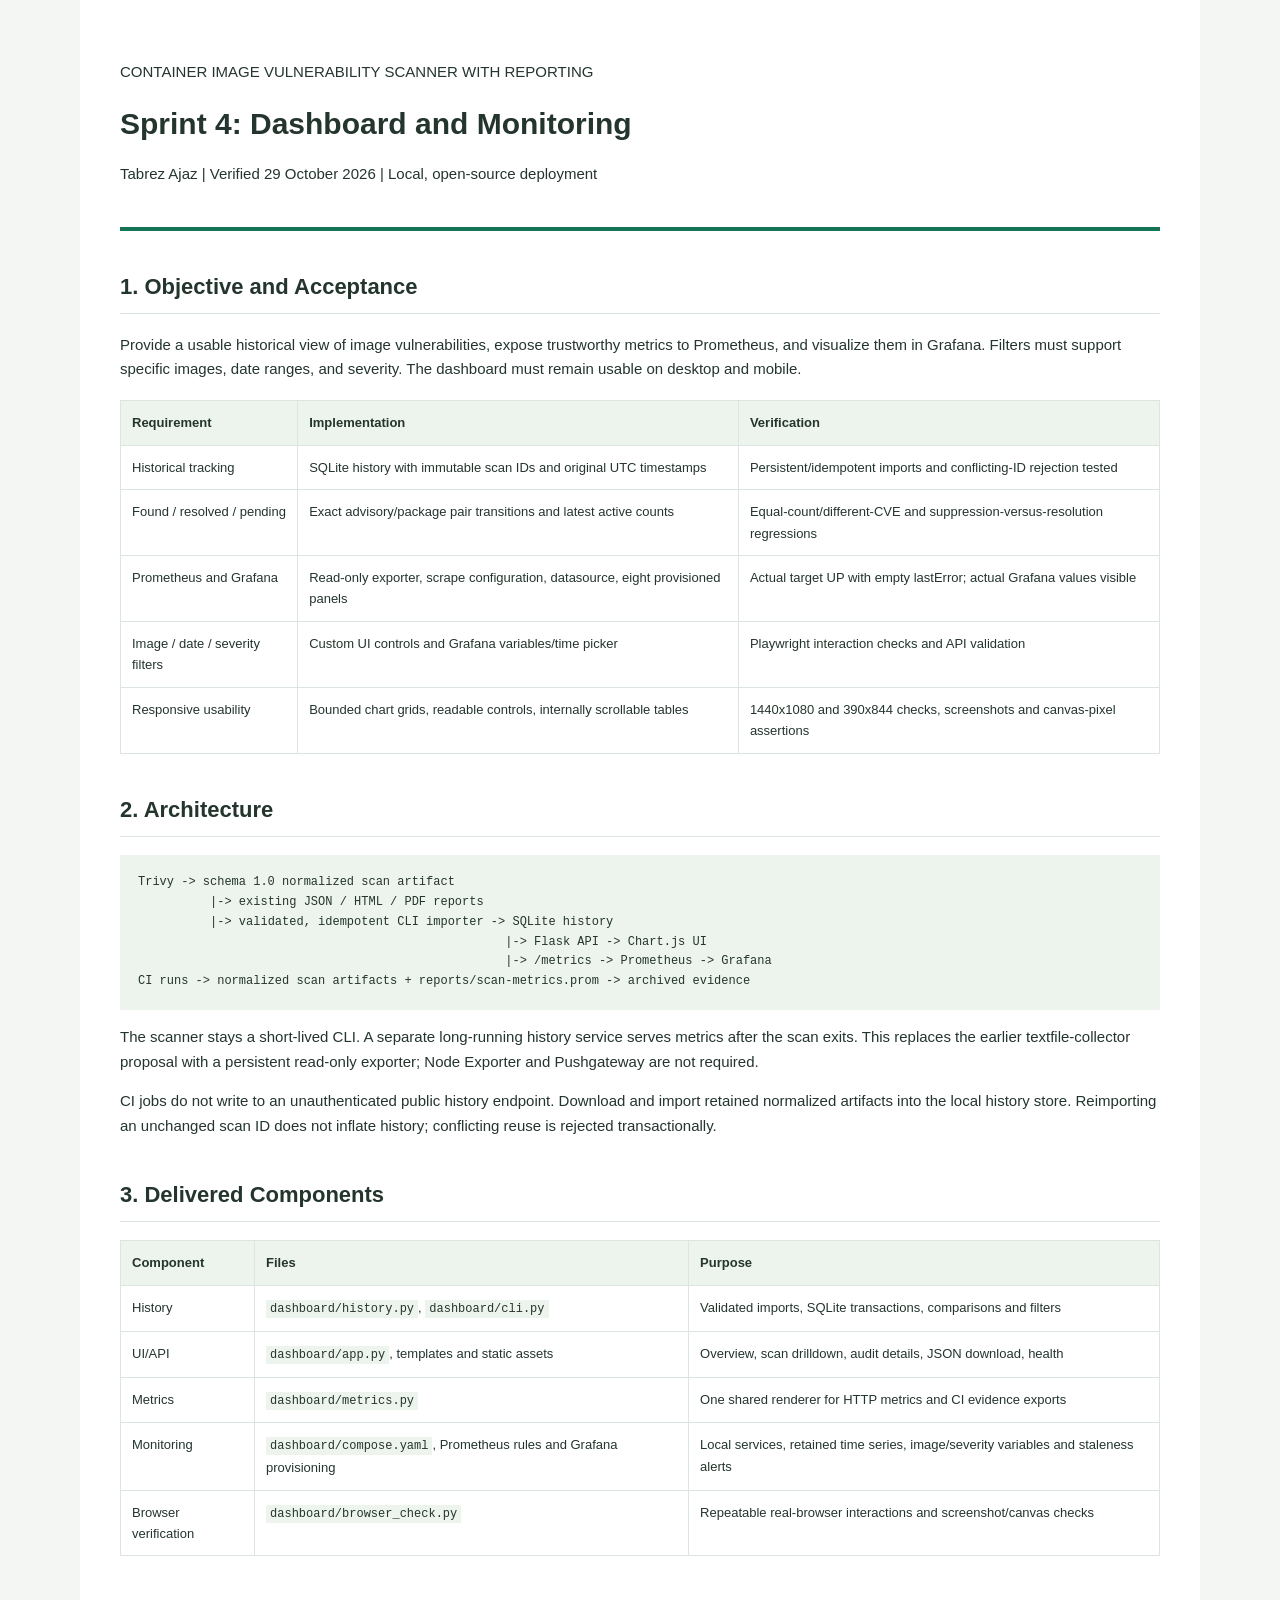
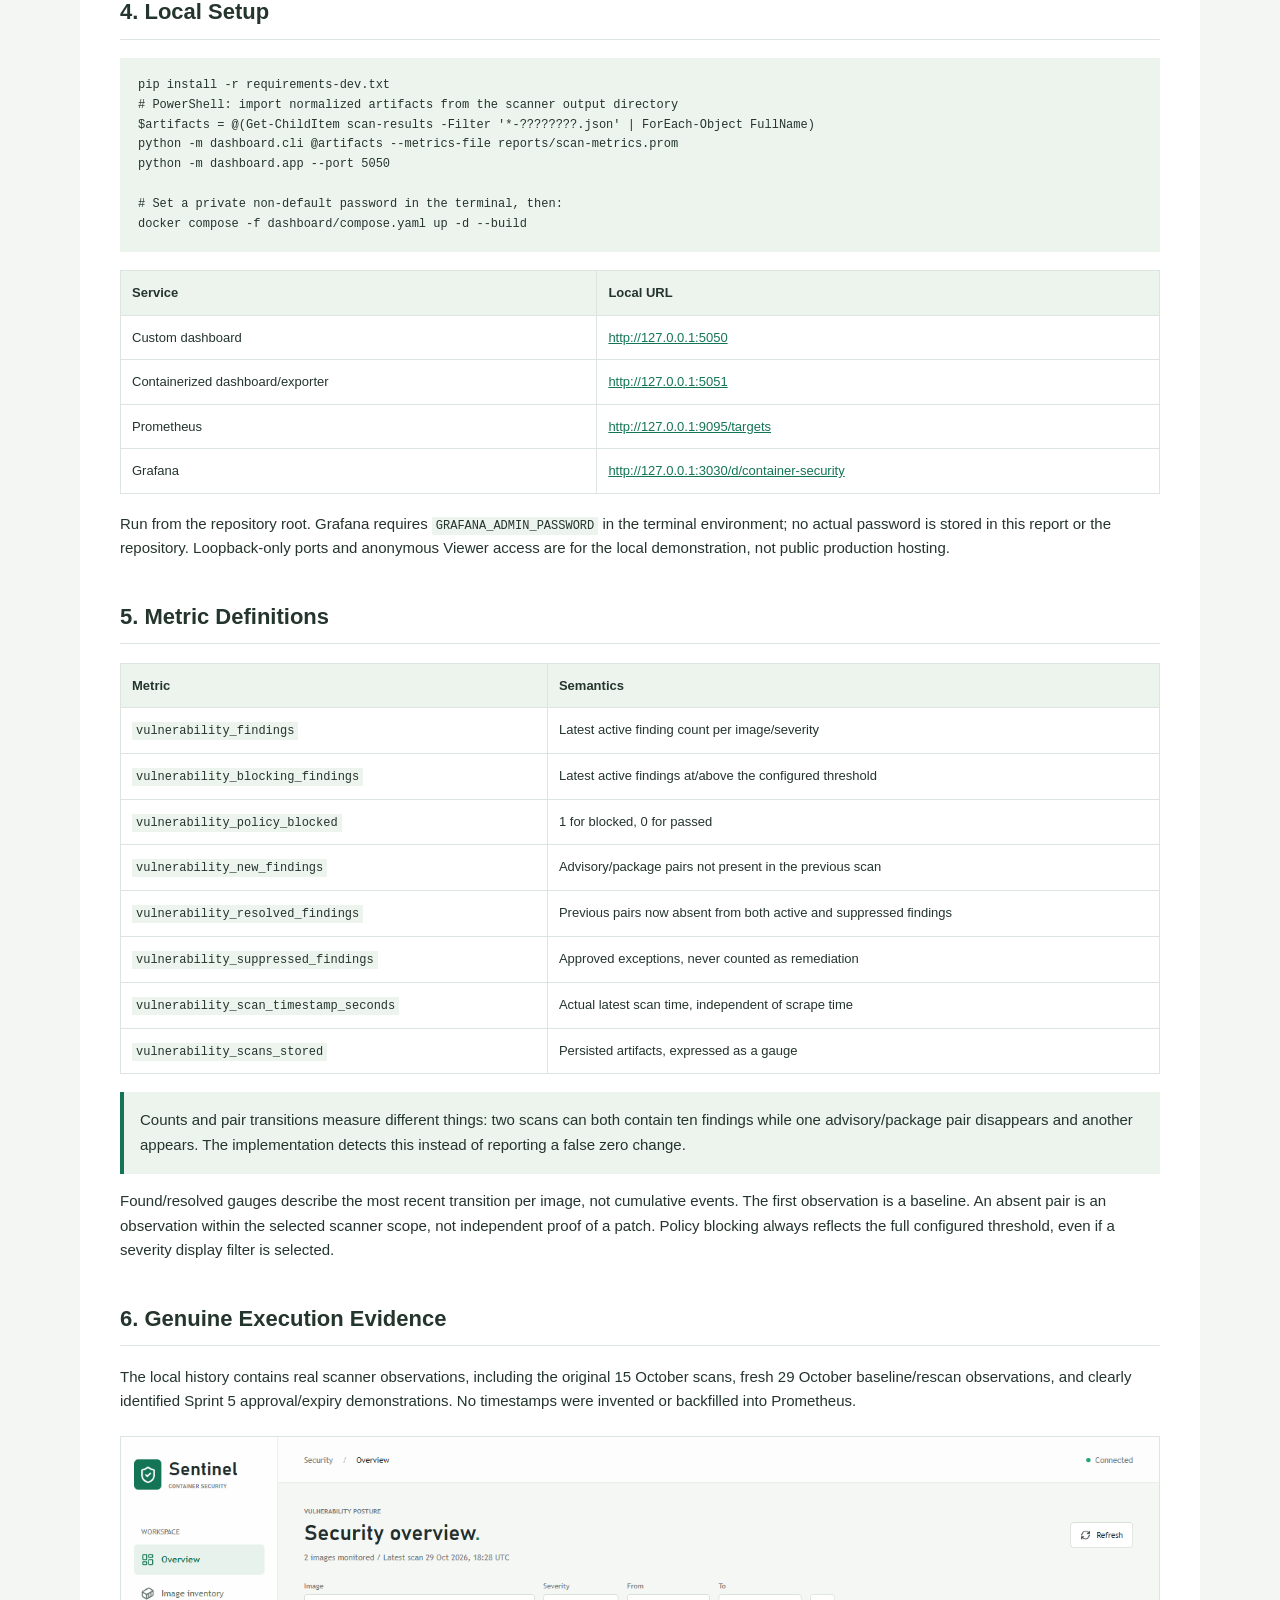
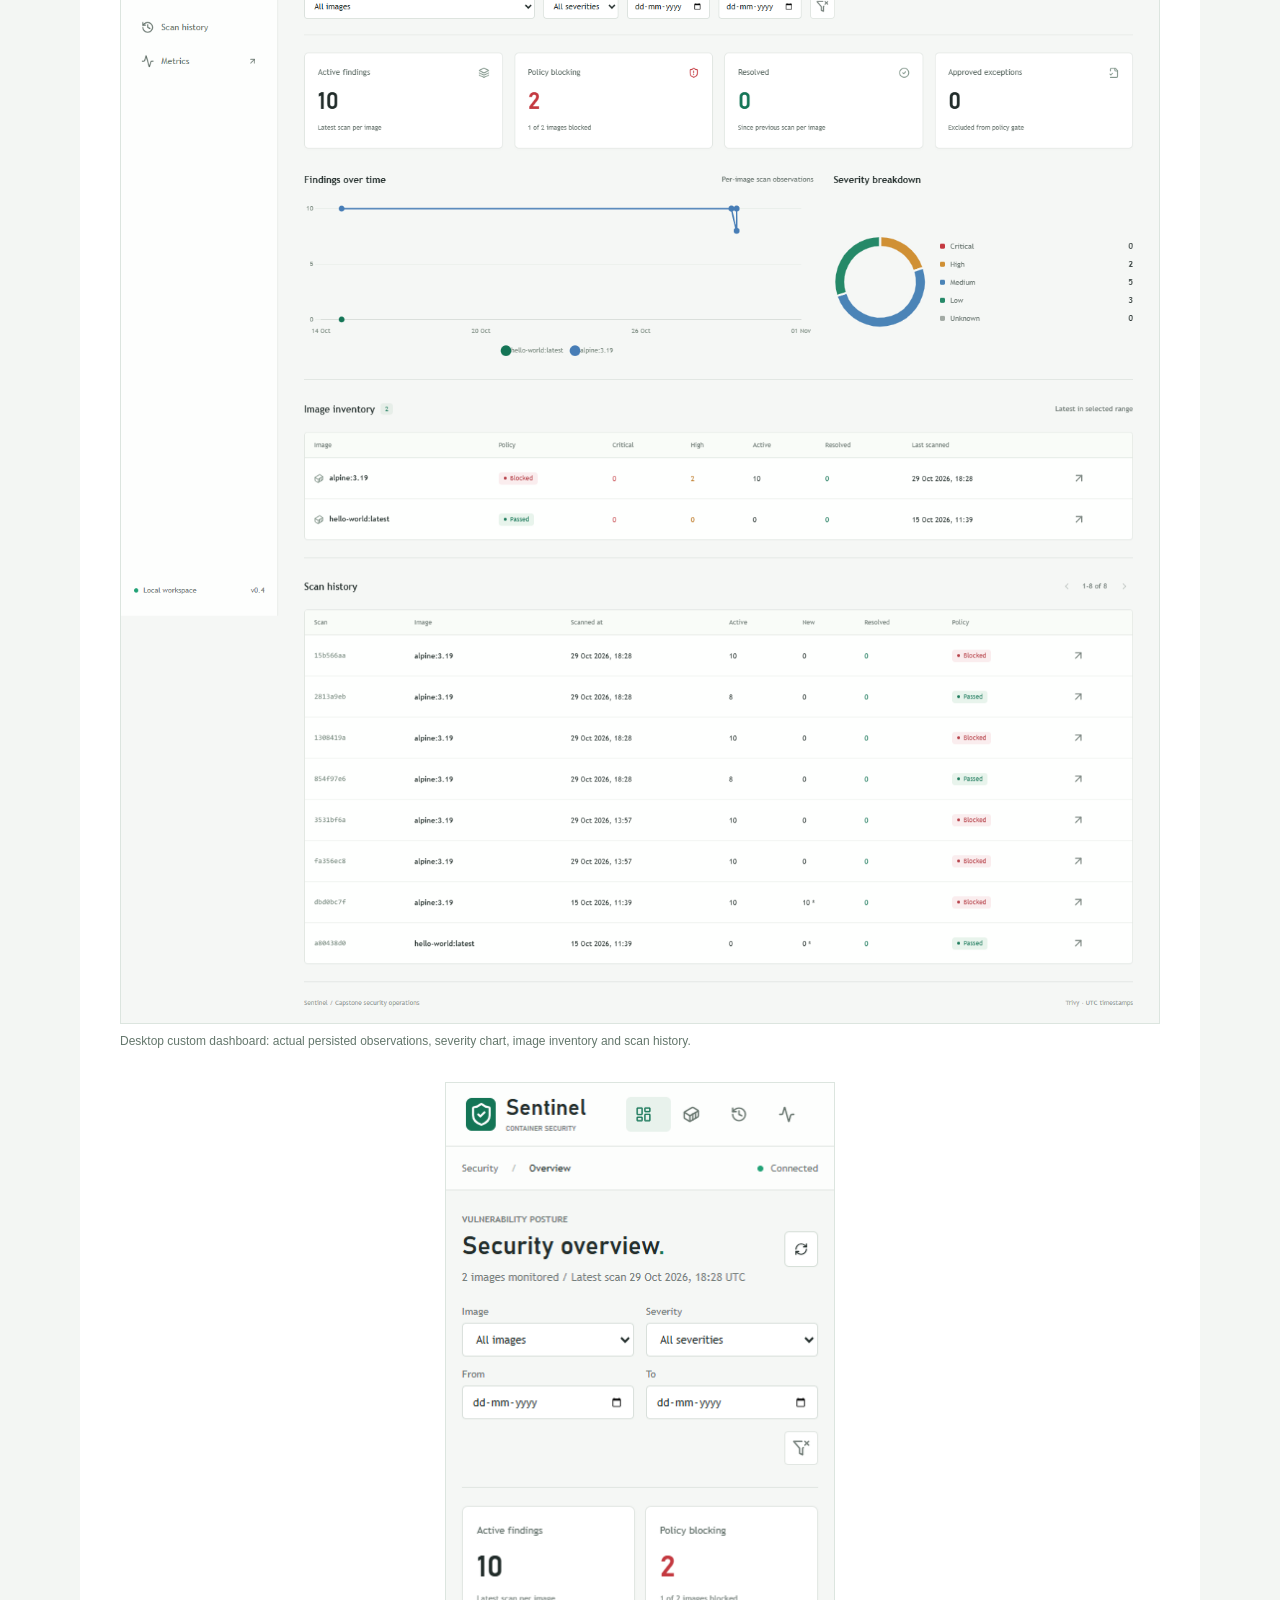
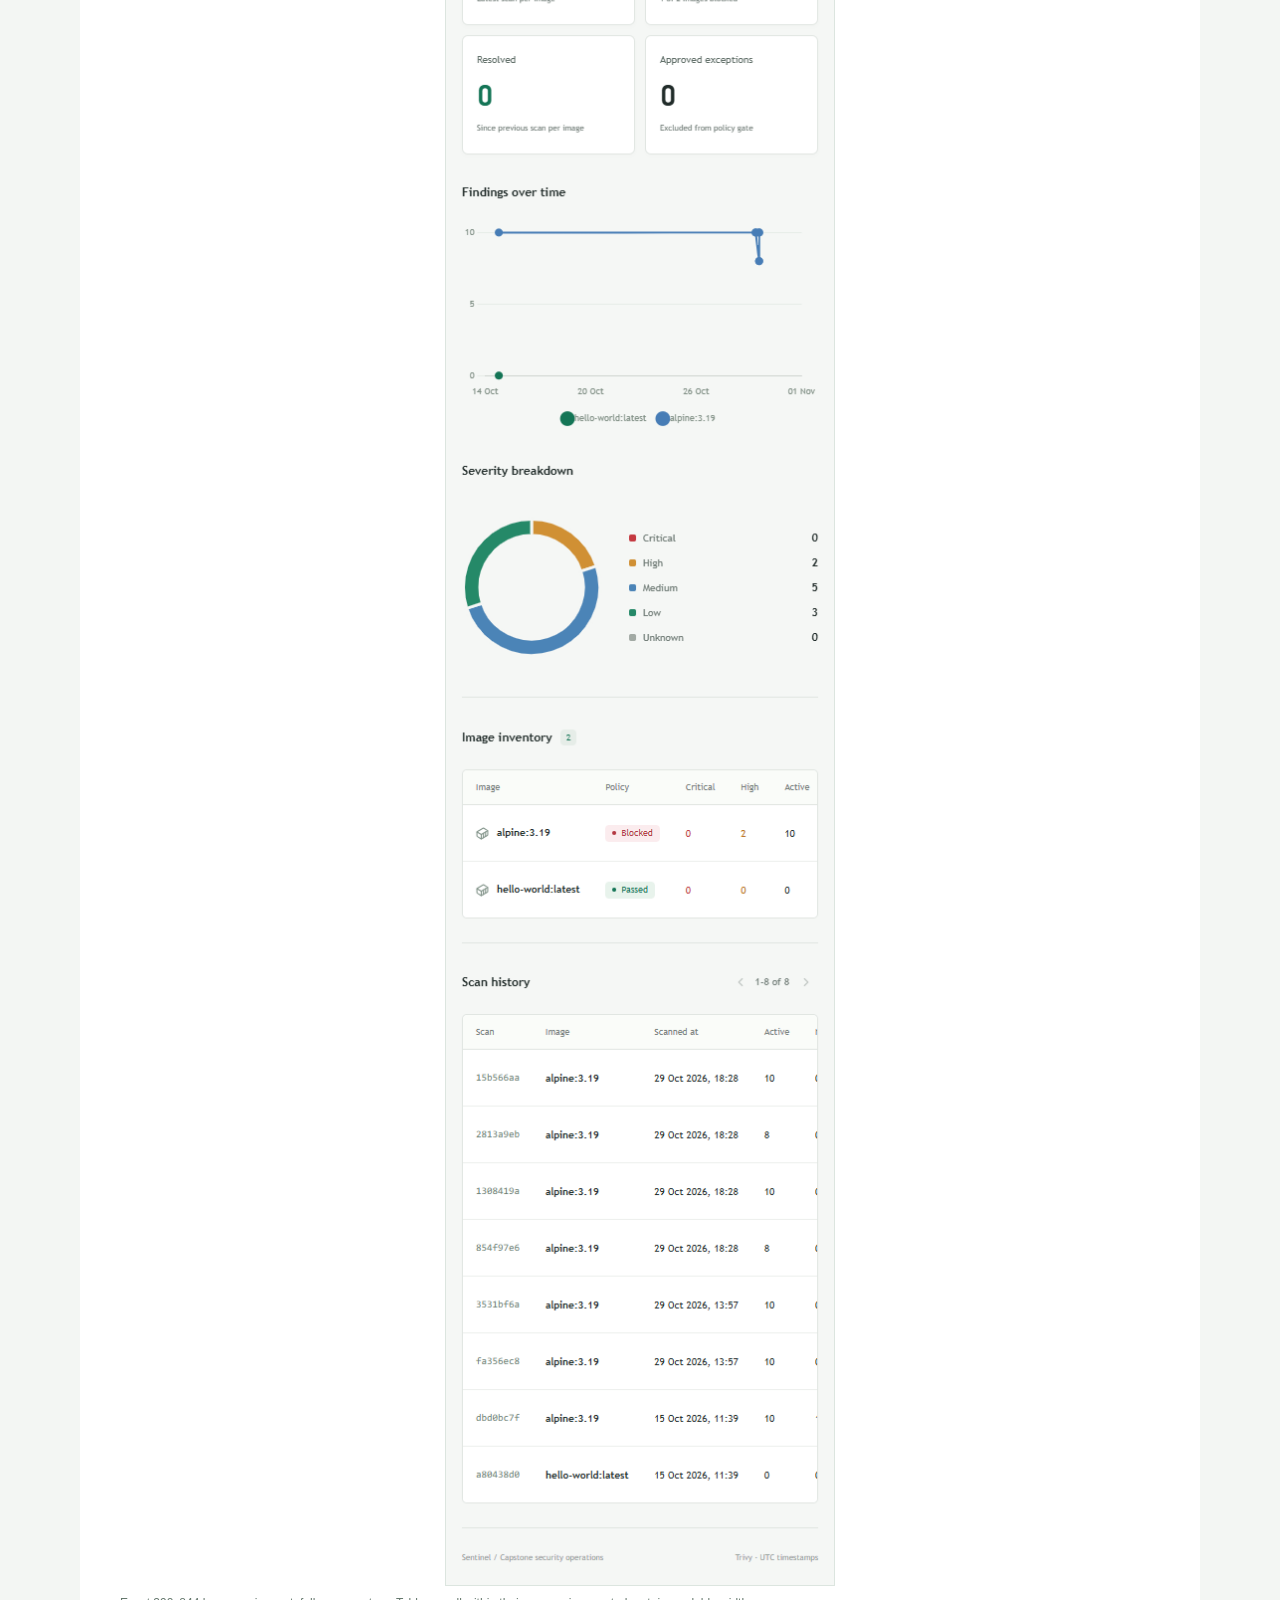
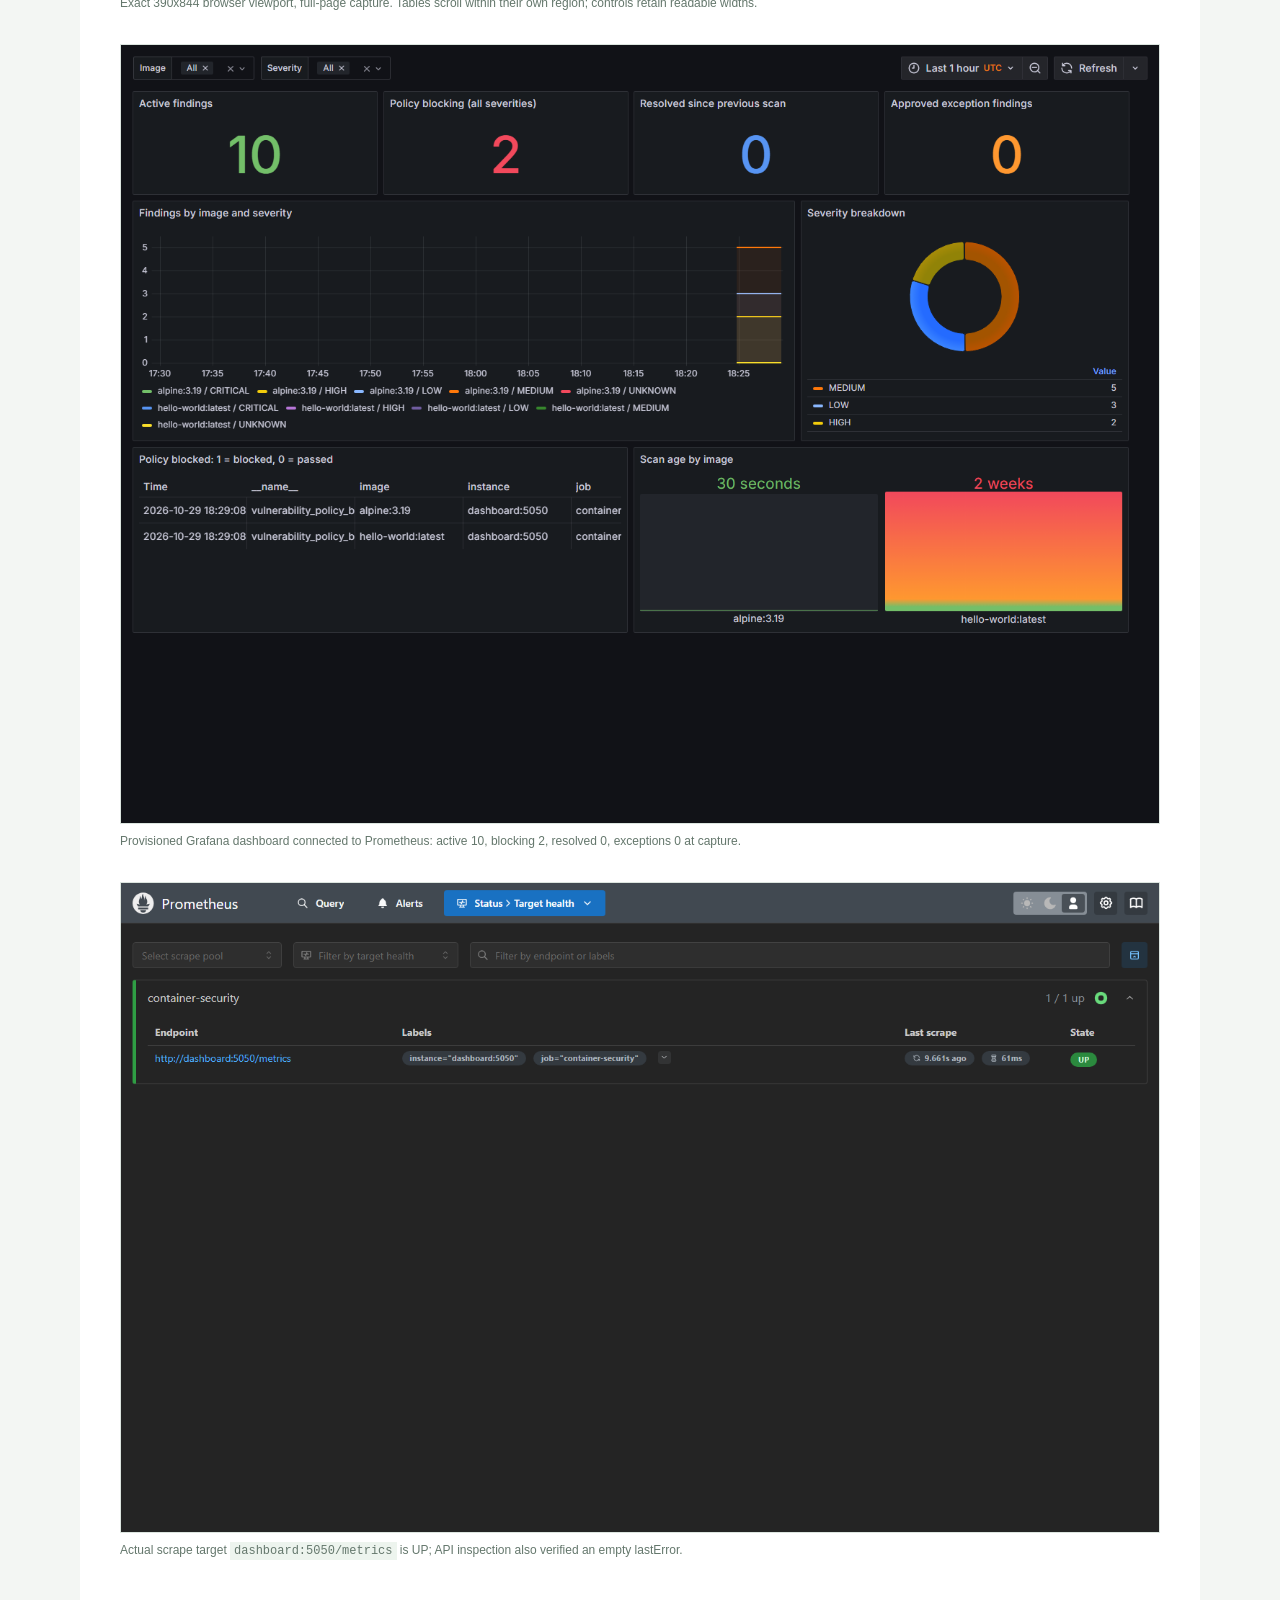
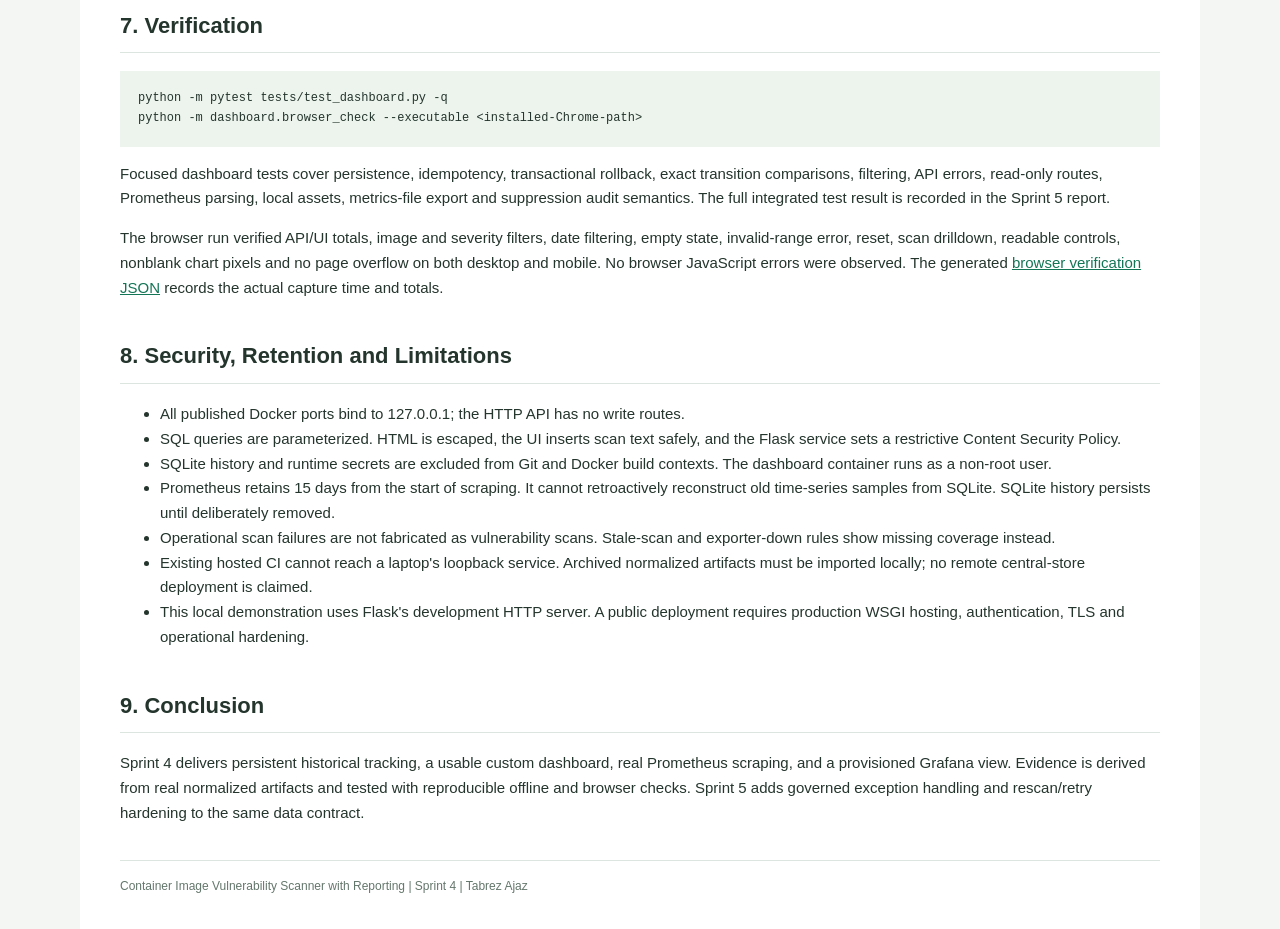
<file: docs/Sprint4_Dashboard_and_Monitoring_Report.html>
<!doctype html>
<html lang="en"><head><meta charset="utf-8"><meta name="viewport" content="width=device-width,initial-scale=1"><title>Sprint 4 - Dashboard and Monitoring Report</title><style>
:root{--ink:#24352d;--green:#147556;--muted:#64776c;--line:#dce5df}*{box-sizing:border-box;letter-spacing:0}body{margin:0;background:#f3f6f3;color:var(--ink);font:15px/1.65 'Trebuchet MS',Verdana,sans-serif}main{max-width:1120px;margin:auto;padding:45px 40px;background:#fff}header{border-bottom:4px solid var(--green);padding-bottom:25px}h1{font-size:30px;line-height:1.25}h2{font-size:22px;border-bottom:1px solid var(--line);padding-bottom:8px;margin-top:38px}h3{font-size:17px}p,li{overflow-wrap:anywhere}code,pre{font-family:Consolas,monospace;font-size:12px}code{background:#edf4ee;padding:2px 4px}pre{padding:18px;background:#edf4ee;white-space:pre-wrap;overflow-wrap:anywhere}table{width:100%;border-collapse:collapse;font-size:13px;margin:18px 0}th,td{border:1px solid var(--line);padding:11px;text-align:left;vertical-align:top}th{background:#edf4ee}a{color:var(--green)}figure{margin:22px 0}figure img{display:block;width:100%;height:auto;border:1px solid var(--line)}figcaption{font-size:12px;color:var(--muted);padding:8px 0}.notice{padding:16px;background:#edf4ee;border-left:4px solid var(--green)}.warn{background:#fff7e2;border-color:#c8962d}.mobile img{max-width:390px;margin:auto}footer{margin-top:35px;border-top:1px solid var(--line);padding-top:16px;font-size:12px;color:var(--muted)}@media(max-width:650px){main{padding:25px 16px}h1{font-size:25px}table{font-size:11px}th,td{padding:7px}}@media print{body{background:#fff}main{padding:0}figure{break-inside:avoid}}
</style></head><body><main>
<header><p>CONTAINER IMAGE VULNERABILITY SCANNER WITH REPORTING</p><h1>Sprint 4: Dashboard and Monitoring</h1><p>Tabrez Ajaz | Verified 29 October 2026 | Local, open-source deployment</p></header>
<h2>1. Objective and Acceptance</h2>
<p>Provide a usable historical view of image vulnerabilities, expose trustworthy metrics to Prometheus, and visualize them in Grafana. Filters must support specific images, date ranges, and severity. The dashboard must remain usable on desktop and mobile.</p>
<table><thead><tr><th>Requirement</th><th>Implementation</th><th>Verification</th></tr></thead><tbody>
<tr><td>Historical tracking</td><td>SQLite history with immutable scan IDs and original UTC timestamps</td><td>Persistent/idempotent imports and conflicting-ID rejection tested</td></tr>
<tr><td>Found / resolved / pending</td><td>Exact advisory/package pair transitions and latest active counts</td><td>Equal-count/different-CVE and suppression-versus-resolution regressions</td></tr>
<tr><td>Prometheus and Grafana</td><td>Read-only exporter, scrape configuration, datasource, eight provisioned panels</td><td>Actual target UP with empty lastError; actual Grafana values visible</td></tr>
<tr><td>Image / date / severity filters</td><td>Custom UI controls and Grafana variables/time picker</td><td>Playwright interaction checks and API validation</td></tr>
<tr><td>Responsive usability</td><td>Bounded chart grids, readable controls, internally scrollable tables</td><td>1440x1080 and 390x844 checks, screenshots and canvas-pixel assertions</td></tr>
</tbody></table>
<h2>2. Architecture</h2>
<pre>Trivy -> schema 1.0 normalized scan artifact
          |-> existing JSON / HTML / PDF reports
          |-> validated, idempotent CLI importer -> SQLite history
                                                   |-> Flask API -> Chart.js UI
                                                   |-> /metrics -> Prometheus -> Grafana
CI runs -> normalized scan artifacts + reports/scan-metrics.prom -> archived evidence</pre>
<p>The scanner stays a short-lived CLI. A separate long-running history service serves metrics after the scan exits. This replaces the earlier textfile-collector proposal with a persistent read-only exporter; Node Exporter and Pushgateway are not required.</p>
<p>CI jobs do not write to an unauthenticated public history endpoint. Download and import retained normalized artifacts into the local history store. Reimporting an unchanged scan ID does not inflate history; conflicting reuse is rejected transactionally.</p>
<h2>3. Delivered Components</h2>
<table><thead><tr><th>Component</th><th>Files</th><th>Purpose</th></tr></thead><tbody>
<tr><td>History</td><td><code>dashboard/history.py</code>, <code>dashboard/cli.py</code></td><td>Validated imports, SQLite transactions, comparisons and filters</td></tr>
<tr><td>UI/API</td><td><code>dashboard/app.py</code>, templates and static assets</td><td>Overview, scan drilldown, audit details, JSON download, health</td></tr>
<tr><td>Metrics</td><td><code>dashboard/metrics.py</code></td><td>One shared renderer for HTTP metrics and CI evidence exports</td></tr>
<tr><td>Monitoring</td><td><code>dashboard/compose.yaml</code>, Prometheus rules and Grafana provisioning</td><td>Local services, retained time series, image/severity variables and staleness alerts</td></tr>
<tr><td>Browser verification</td><td><code>dashboard/browser_check.py</code></td><td>Repeatable real-browser interactions and screenshot/canvas checks</td></tr>
</tbody></table>
<h2>4. Local Setup</h2>
<pre>pip install -r requirements-dev.txt
# PowerShell: import normalized artifacts from the scanner output directory
$artifacts = @(Get-ChildItem scan-results -Filter '*-????????.json' | ForEach-Object FullName)
python -m dashboard.cli @artifacts --metrics-file reports/scan-metrics.prom
python -m dashboard.app --port 5050

# Set a private non-default password in the terminal, then:
docker compose -f dashboard/compose.yaml up -d --build</pre>
<table><thead><tr><th>Service</th><th>Local URL</th></tr></thead><tbody>
<tr><td>Custom dashboard</td><td><a href="http://127.0.0.1:5050">http://127.0.0.1:5050</a></td></tr>
<tr><td>Containerized dashboard/exporter</td><td><a href="http://127.0.0.1:5051">http://127.0.0.1:5051</a></td></tr>
<tr><td>Prometheus</td><td><a href="http://127.0.0.1:9095/targets">http://127.0.0.1:9095/targets</a></td></tr>
<tr><td>Grafana</td><td><a href="http://127.0.0.1:3030/d/container-security">http://127.0.0.1:3030/d/container-security</a></td></tr>
</tbody></table>
<p>Run from the repository root. Grafana requires <code>GRAFANA_ADMIN_PASSWORD</code> in the terminal environment; no actual password is stored in this report or the repository. Loopback-only ports and anonymous Viewer access are for the local demonstration, not public production hosting.</p>
<h2>5. Metric Definitions</h2>
<table><thead><tr><th>Metric</th><th>Semantics</th></tr></thead><tbody>
<tr><td><code>vulnerability_findings</code></td><td>Latest active finding count per image/severity</td></tr>
<tr><td><code>vulnerability_blocking_findings</code></td><td>Latest active findings at/above the configured threshold</td></tr>
<tr><td><code>vulnerability_policy_blocked</code></td><td>1 for blocked, 0 for passed</td></tr>
<tr><td><code>vulnerability_new_findings</code></td><td>Advisory/package pairs not present in the previous scan</td></tr>
<tr><td><code>vulnerability_resolved_findings</code></td><td>Previous pairs now absent from both active and suppressed findings</td></tr>
<tr><td><code>vulnerability_suppressed_findings</code></td><td>Approved exceptions, never counted as remediation</td></tr>
<tr><td><code>vulnerability_scan_timestamp_seconds</code></td><td>Actual latest scan time, independent of scrape time</td></tr>
<tr><td><code>vulnerability_scans_stored</code></td><td>Persisted artifacts, expressed as a gauge</td></tr>
</tbody></table>
<div class="notice">Counts and pair transitions measure different things: two scans can both contain ten findings while one advisory/package pair disappears and another appears. The implementation detects this instead of reporting a false zero change.</div>
<p>Found/resolved gauges describe the most recent transition per image, not cumulative events. The first observation is a baseline. An absent pair is an observation within the selected scanner scope, not independent proof of a patch. Policy blocking always reflects the full configured threshold, even if a severity display filter is selected.</p>
<h2>6. Genuine Execution Evidence</h2>
<p>The local history contains real scanner observations, including the original 15 October scans, fresh 29 October baseline/rescan observations, and clearly identified Sprint 5 approval/expiry demonstrations. No timestamps were invented or backfilled into Prometheus.</p>
<figure><img src="screenshots/sprint4-dashboard-desktop.png" alt="Actual desktop security overview with two images and genuine scan history"><figcaption>Desktop custom dashboard: actual persisted observations, severity chart, image inventory and scan history.</figcaption></figure>
<figure class="mobile"><img src="screenshots/sprint4-dashboard-mobile.png" alt="Actual 390-pixel mobile dashboard"><figcaption>Exact 390x844 browser viewport, full-page capture. Tables scroll within their own region; controls retain readable widths.</figcaption></figure>
<figure><img src="screenshots/sprint4-grafana.png" alt="Actual Grafana vulnerability dashboard with active count 10 and blocking count 2"><figcaption>Provisioned Grafana dashboard connected to Prometheus: active 10, blocking 2, resolved 0, exceptions 0 at capture.</figcaption></figure>
<figure><img src="screenshots/sprint4-prometheus-targets.png" alt="Actual Prometheus target health showing container-security UP"><figcaption>Actual scrape target <code>dashboard:5050/metrics</code> is UP; API inspection also verified an empty lastError.</figcaption></figure>
<h2>7. Verification</h2>
<pre>python -m pytest tests/test_dashboard.py -q
python -m dashboard.browser_check --executable &lt;installed-Chrome-path&gt;</pre>
<p>Focused dashboard tests cover persistence, idempotency, transactional rollback, exact transition comparisons, filtering, API errors, read-only routes, Prometheus parsing, local assets, metrics-file export and suppression audit semantics. The full integrated test result is recorded in the Sprint 5 report.</p>
<p>The browser run verified API/UI totals, image and severity filters, date filtering, empty state, invalid-range error, reset, scan drilldown, readable controls, nonblank chart pixels and no page overflow on both desktop and mobile. No browser JavaScript errors were observed. The generated <a href="screenshots/sprint4-browser-check.json">browser verification JSON</a> records the actual capture time and totals.</p>
<h2>8. Security, Retention and Limitations</h2>
<ul><li>All published Docker ports bind to 127.0.0.1; the HTTP API has no write routes.</li><li>SQL queries are parameterized. HTML is escaped, the UI inserts scan text safely, and the Flask service sets a restrictive Content Security Policy.</li><li>SQLite history and runtime secrets are excluded from Git and Docker build contexts. The dashboard container runs as a non-root user.</li><li>Prometheus retains 15 days from the start of scraping. It cannot retroactively reconstruct old time-series samples from SQLite. SQLite history persists until deliberately removed.</li><li>Operational scan failures are not fabricated as vulnerability scans. Stale-scan and exporter-down rules show missing coverage instead.</li><li>Existing hosted CI cannot reach a laptop's loopback service. Archived normalized artifacts must be imported locally; no remote central-store deployment is claimed.</li><li>This local demonstration uses Flask's development HTTP server. A public deployment requires production WSGI hosting, authentication, TLS and operational hardening.</li></ul>
<h2>9. Conclusion</h2><p>Sprint 4 delivers persistent historical tracking, a usable custom dashboard, real Prometheus scraping, and a provisioned Grafana view. Evidence is derived from real normalized artifacts and tested with reproducible offline and browser checks. Sprint 5 adds governed exception handling and rescan/retry hardening to the same data contract.</p>
<footer>Container Image Vulnerability Scanner with Reporting | Sprint 4 | Tabrez Ajaz</footer>
</main></body></html>
</file>
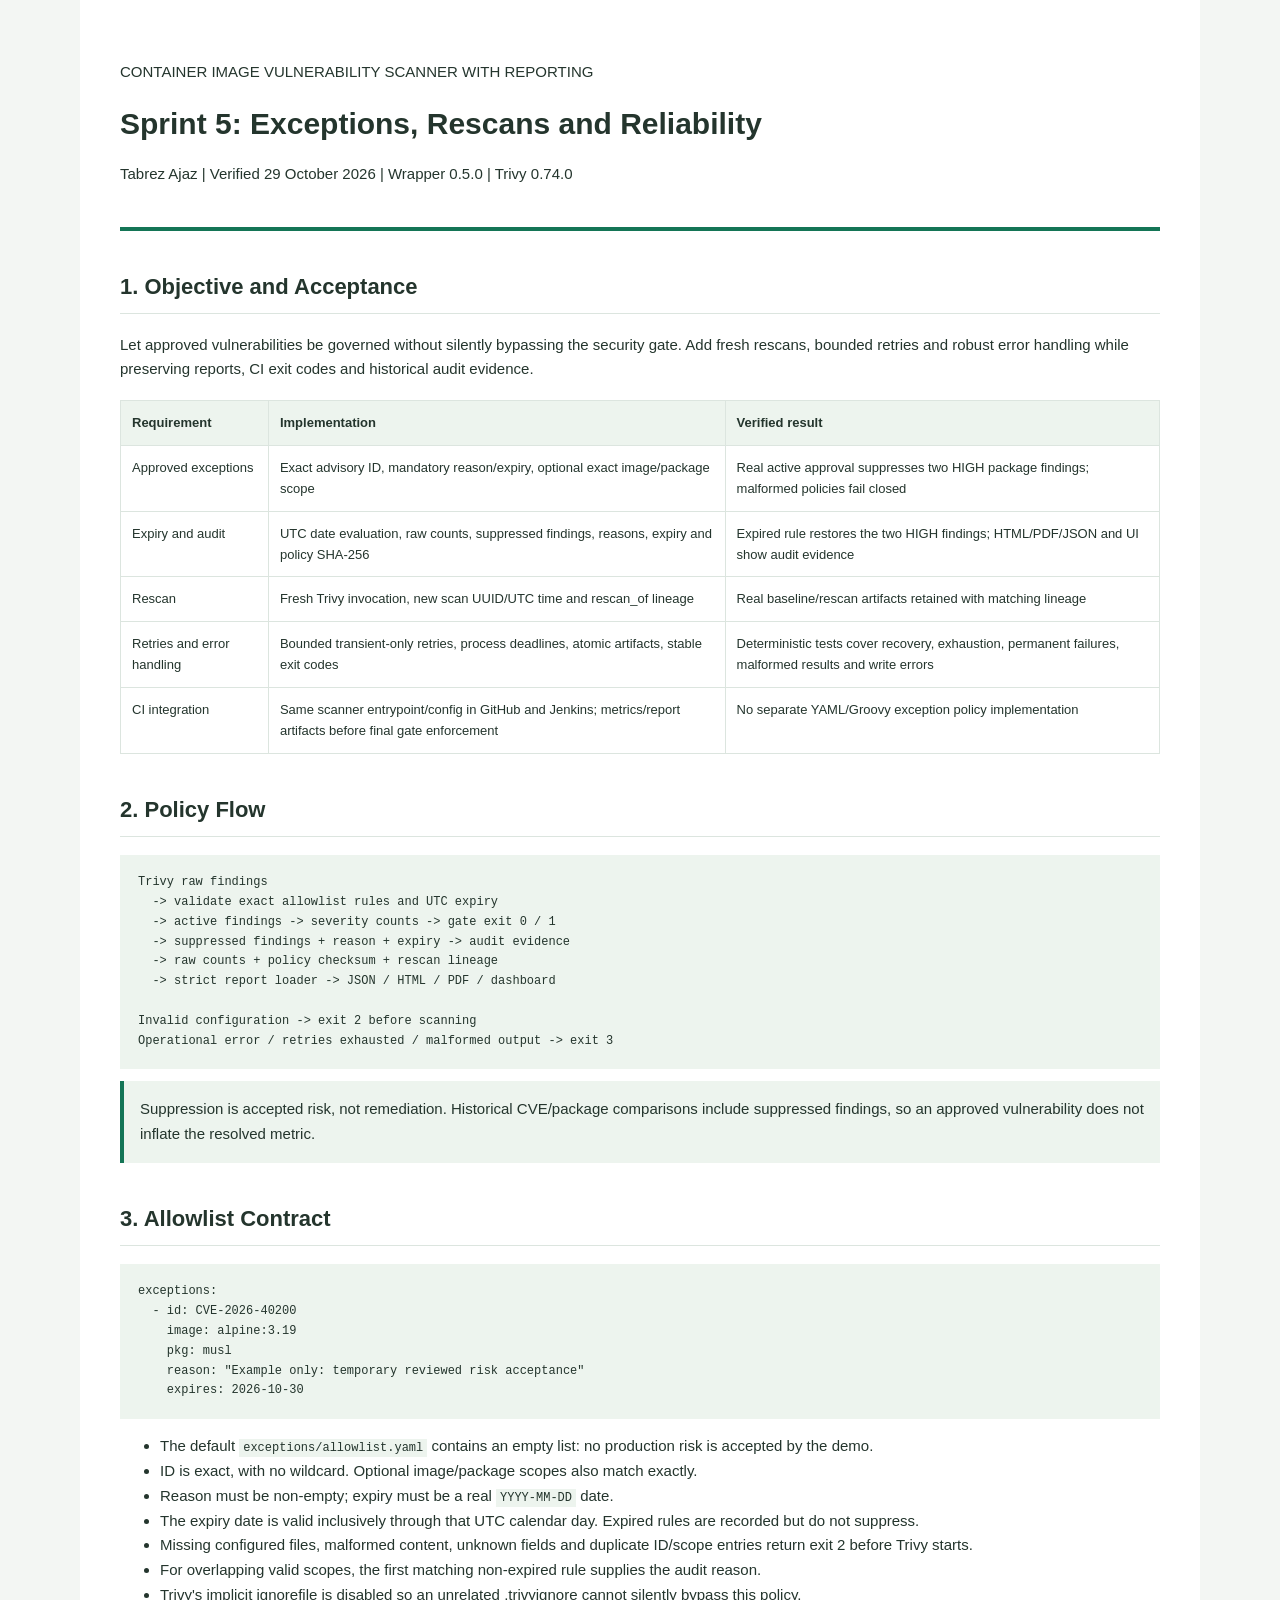
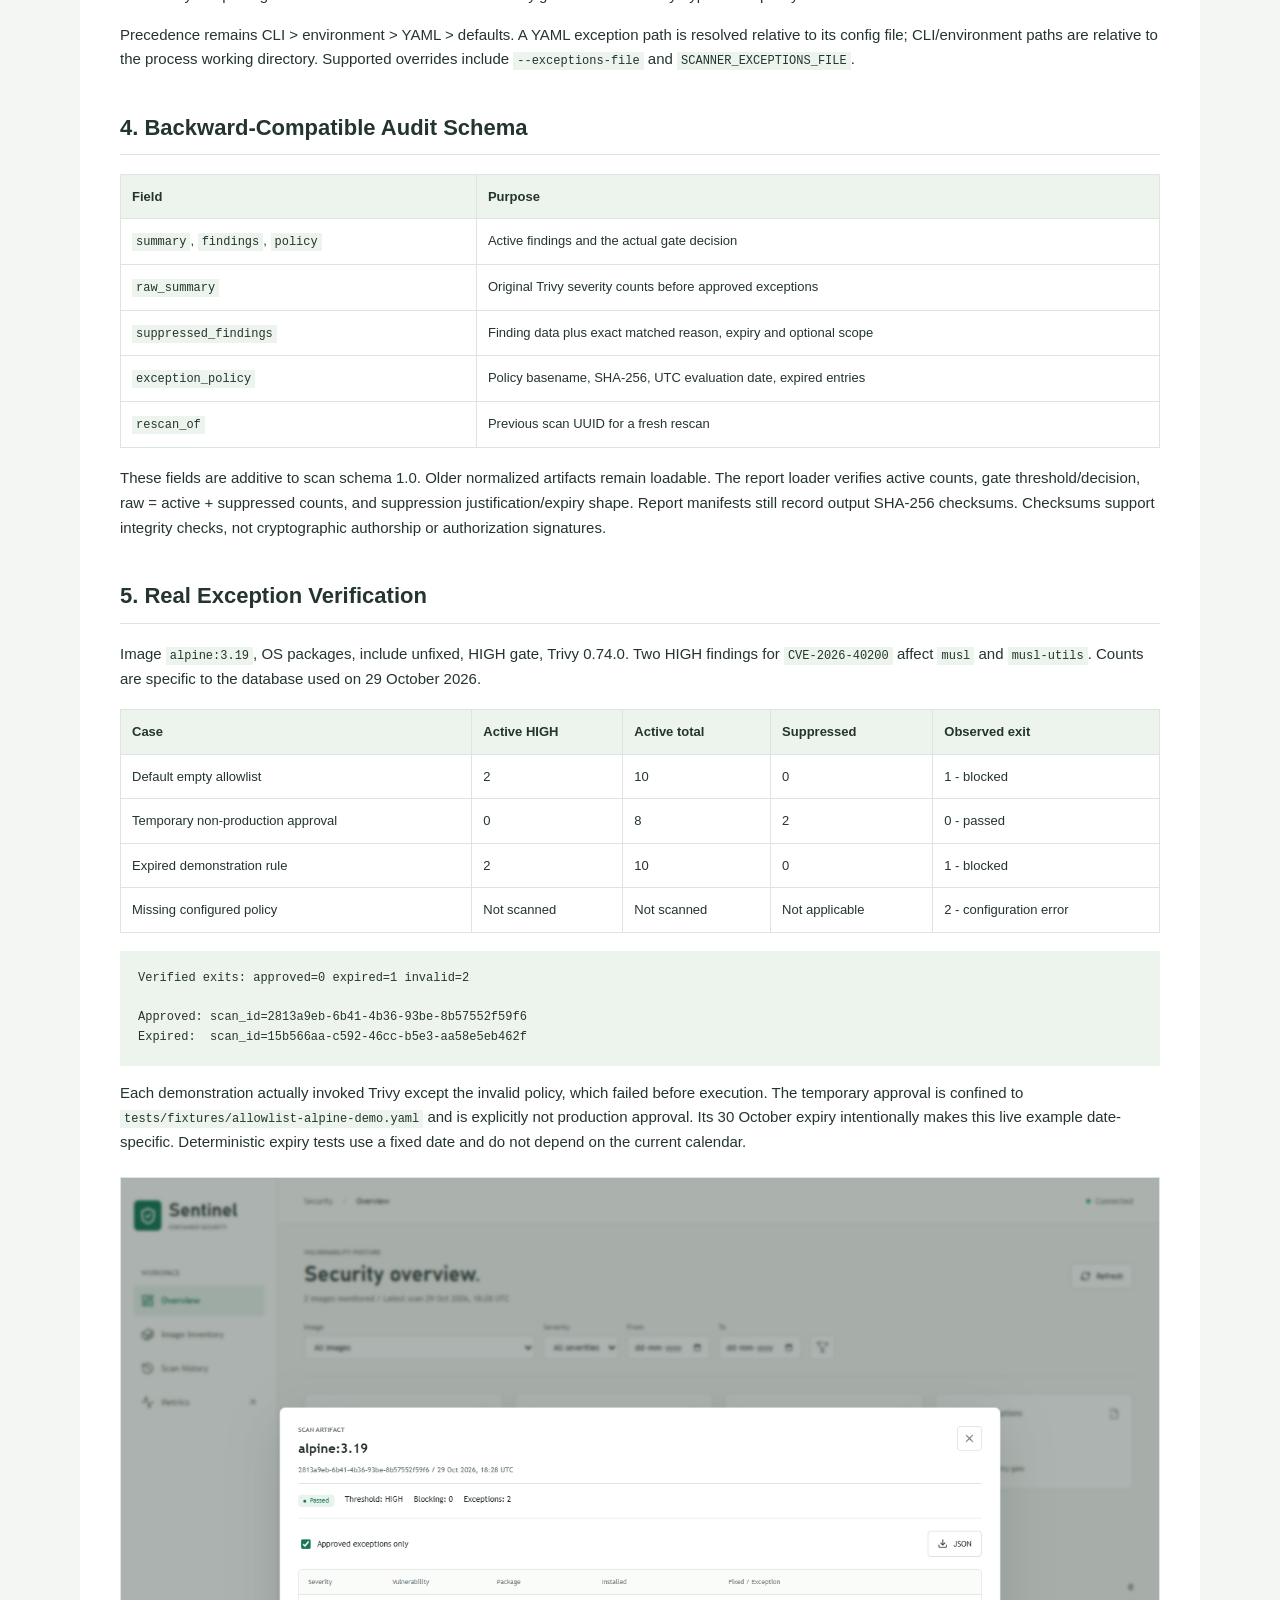
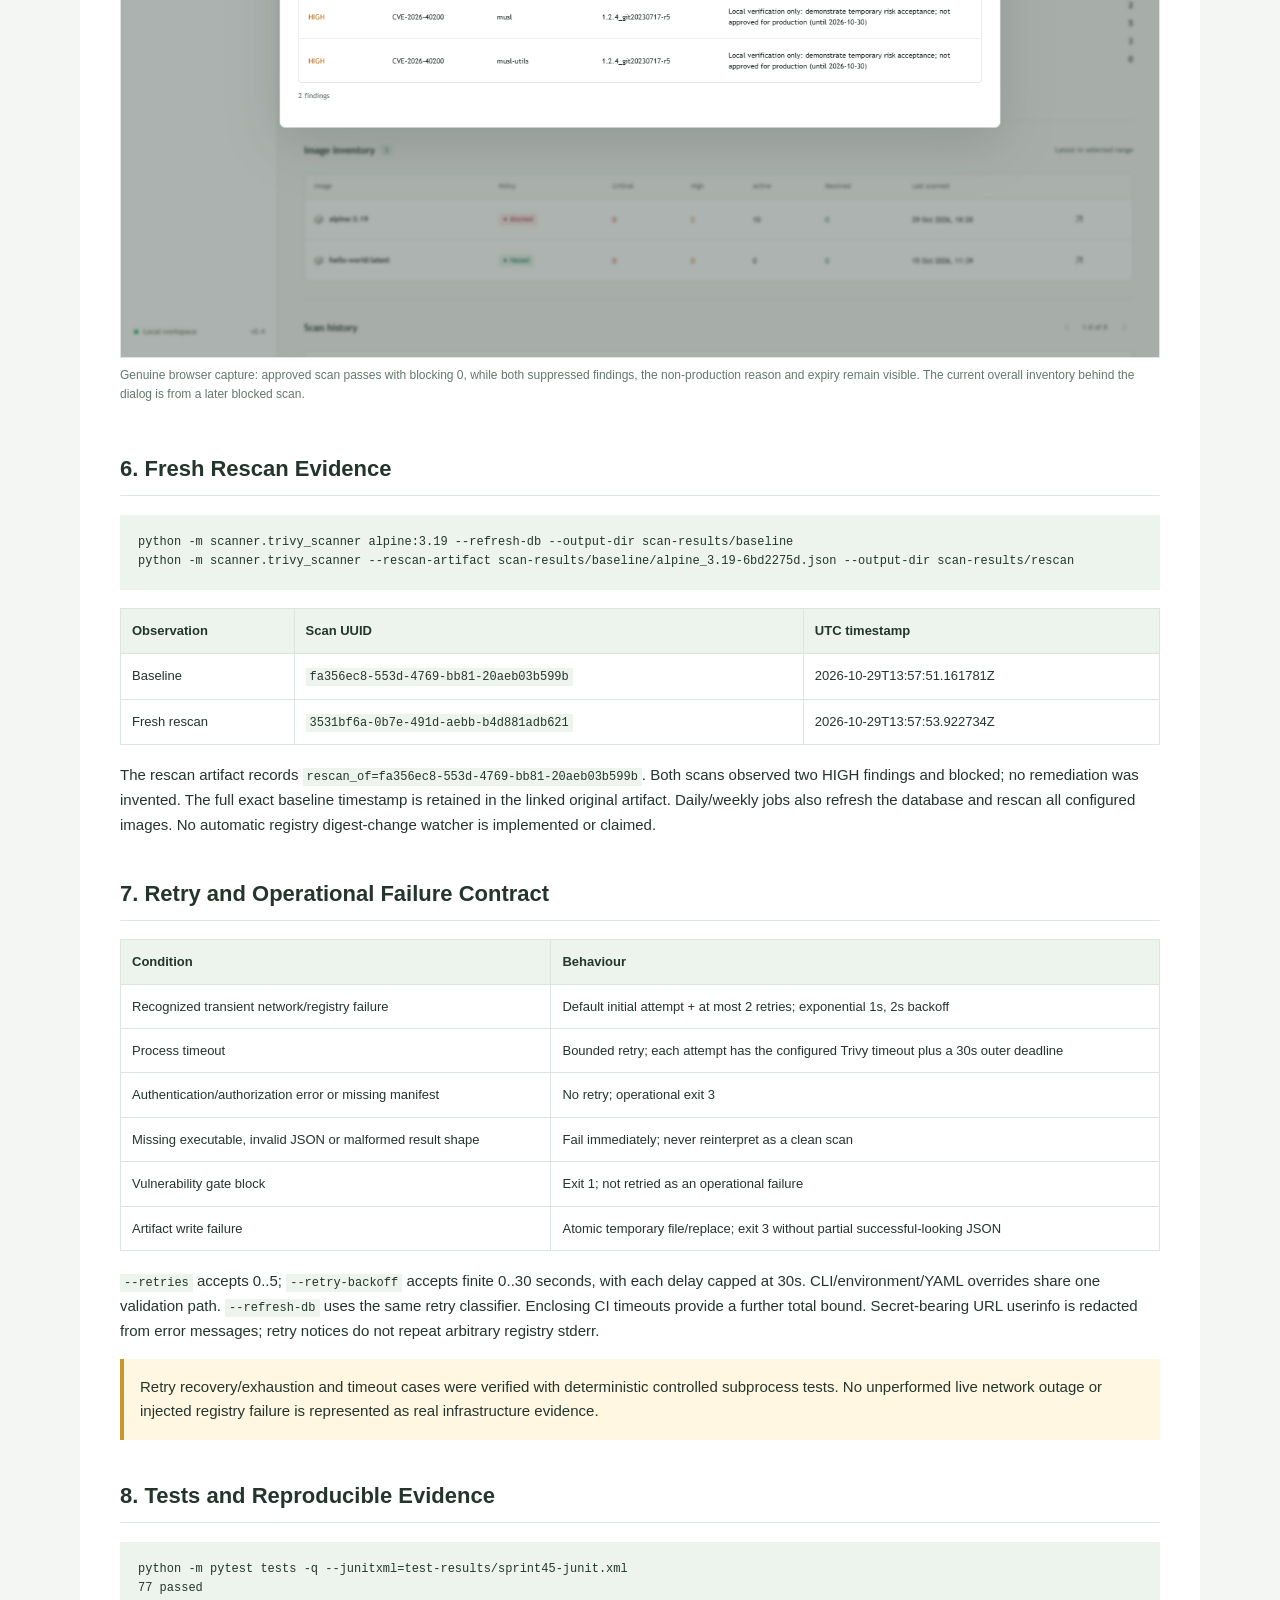
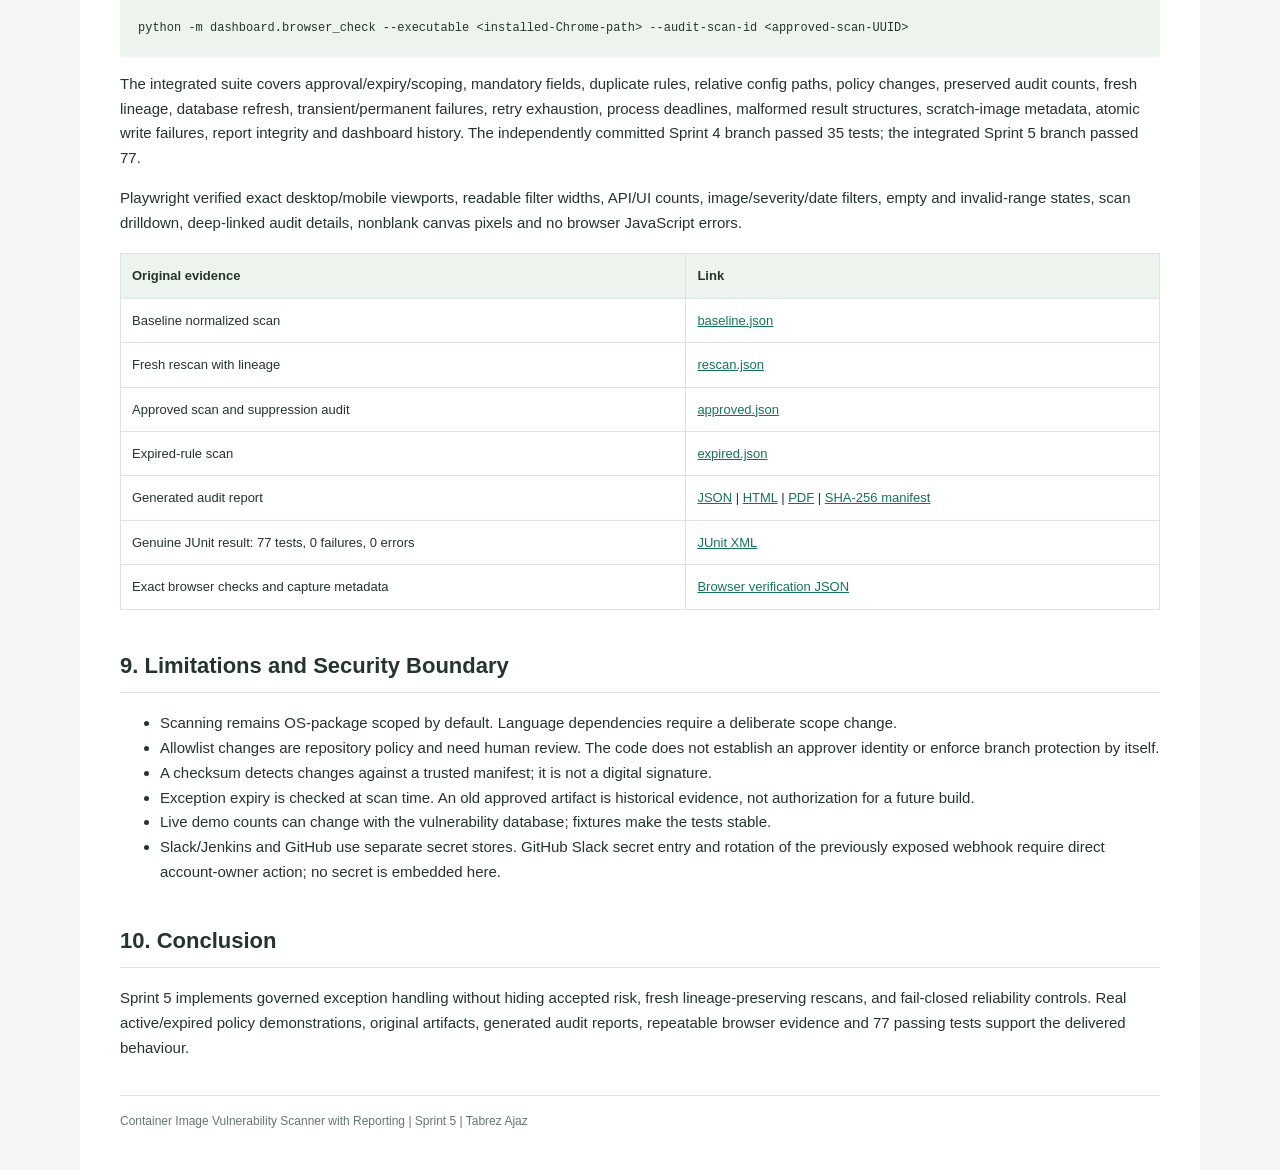
<file: docs/Sprint5_Exceptions_and_Reliability_Report.html>
<!doctype html>
<html lang="en"><head><meta charset="utf-8"><meta name="viewport" content="width=device-width,initial-scale=1"><title>Sprint 5 - Exceptions and Reliability Report</title><style>
:root{--ink:#24352d;--green:#147556;--muted:#64776c;--line:#dce5df}*{box-sizing:border-box;letter-spacing:0}body{margin:0;background:#f3f6f3;color:var(--ink);font:15px/1.65 'Trebuchet MS',Verdana,sans-serif}main{max-width:1120px;margin:auto;padding:45px 40px;background:#fff}header{border-bottom:4px solid var(--green);padding-bottom:25px}h1{font-size:30px;line-height:1.25}h2{font-size:22px;border-bottom:1px solid var(--line);padding-bottom:8px;margin-top:38px}h3{font-size:17px}p,li{overflow-wrap:anywhere}code,pre{font-family:Consolas,monospace;font-size:12px}code{background:#edf4ee;padding:2px 4px}pre{padding:18px;background:#edf4ee;white-space:pre-wrap;overflow-wrap:anywhere}table{width:100%;border-collapse:collapse;font-size:13px;margin:18px 0}th,td{border:1px solid var(--line);padding:11px;text-align:left;vertical-align:top}th{background:#edf4ee}a{color:var(--green)}figure{margin:22px 0}figure img{display:block;width:100%;height:auto;border:1px solid var(--line)}figcaption{font-size:12px;color:var(--muted);padding:8px 0}.notice{padding:16px;background:#edf4ee;border-left:4px solid var(--green)}.warn{background:#fff7e2;border-color:#c8962d}footer{margin-top:35px;border-top:1px solid var(--line);padding-top:16px;font-size:12px;color:var(--muted)}@media(max-width:650px){main{padding:25px 16px}h1{font-size:25px}table{font-size:11px}th,td{padding:7px}}@media print{body{background:#fff}main{padding:0}figure{break-inside:avoid}}
</style></head><body><main>
<header><p>CONTAINER IMAGE VULNERABILITY SCANNER WITH REPORTING</p><h1>Sprint 5: Exceptions, Rescans and Reliability</h1><p>Tabrez Ajaz | Verified 29 October 2026 | Wrapper 0.5.0 | Trivy 0.74.0</p></header>
<h2>1. Objective and Acceptance</h2>
<p>Let approved vulnerabilities be governed without silently bypassing the security gate. Add fresh rescans, bounded retries and robust error handling while preserving reports, CI exit codes and historical audit evidence.</p>
<table><thead><tr><th>Requirement</th><th>Implementation</th><th>Verified result</th></tr></thead><tbody>
<tr><td>Approved exceptions</td><td>Exact advisory ID, mandatory reason/expiry, optional exact image/package scope</td><td>Real active approval suppresses two HIGH package findings; malformed policies fail closed</td></tr>
<tr><td>Expiry and audit</td><td>UTC date evaluation, raw counts, suppressed findings, reasons, expiry and policy SHA-256</td><td>Expired rule restores the two HIGH findings; HTML/PDF/JSON and UI show audit evidence</td></tr>
<tr><td>Rescan</td><td>Fresh Trivy invocation, new scan UUID/UTC time and rescan_of lineage</td><td>Real baseline/rescan artifacts retained with matching lineage</td></tr>
<tr><td>Retries and error handling</td><td>Bounded transient-only retries, process deadlines, atomic artifacts, stable exit codes</td><td>Deterministic tests cover recovery, exhaustion, permanent failures, malformed results and write errors</td></tr>
<tr><td>CI integration</td><td>Same scanner entrypoint/config in GitHub and Jenkins; metrics/report artifacts before final gate enforcement</td><td>No separate YAML/Groovy exception policy implementation</td></tr>
</tbody></table>
<h2>2. Policy Flow</h2>
<pre>Trivy raw findings
  -> validate exact allowlist rules and UTC expiry
  -> active findings -> severity counts -> gate exit 0 / 1
  -> suppressed findings + reason + expiry -> audit evidence
  -> raw counts + policy checksum + rescan lineage
  -> strict report loader -> JSON / HTML / PDF / dashboard

Invalid configuration -> exit 2 before scanning
Operational error / retries exhausted / malformed output -> exit 3</pre>
<div class="notice">Suppression is accepted risk, not remediation. Historical CVE/package comparisons include suppressed findings, so an approved vulnerability does not inflate the resolved metric.</div>
<h2>3. Allowlist Contract</h2>
<pre>exceptions:
  - id: CVE-2026-40200
    image: alpine:3.19
    pkg: musl
    reason: "Example only: temporary reviewed risk acceptance"
    expires: 2026-10-30</pre>
<ul><li>The default <code>exceptions/allowlist.yaml</code> contains an empty list: no production risk is accepted by the demo.</li><li>ID is exact, with no wildcard. Optional image/package scopes also match exactly.</li><li>Reason must be non-empty; expiry must be a real <code>YYYY-MM-DD</code> date.</li><li>The expiry date is valid inclusively through that UTC calendar day. Expired rules are recorded but do not suppress.</li><li>Missing configured files, malformed content, unknown fields and duplicate ID/scope entries return exit 2 before Trivy starts.</li><li>For overlapping valid scopes, the first matching non-expired rule supplies the audit reason.</li><li>Trivy's implicit ignorefile is disabled so an unrelated .trivyignore cannot silently bypass this policy.</li></ul>
<p>Precedence remains CLI &gt; environment &gt; YAML &gt; defaults. A YAML exception path is resolved relative to its config file; CLI/environment paths are relative to the process working directory. Supported overrides include <code>--exceptions-file</code> and <code>SCANNER_EXCEPTIONS_FILE</code>.</p>
<h2>4. Backward-Compatible Audit Schema</h2>
<table><thead><tr><th>Field</th><th>Purpose</th></tr></thead><tbody>
<tr><td><code>summary</code>, <code>findings</code>, <code>policy</code></td><td>Active findings and the actual gate decision</td></tr>
<tr><td><code>raw_summary</code></td><td>Original Trivy severity counts before approved exceptions</td></tr>
<tr><td><code>suppressed_findings</code></td><td>Finding data plus exact matched reason, expiry and optional scope</td></tr>
<tr><td><code>exception_policy</code></td><td>Policy basename, SHA-256, UTC evaluation date, expired entries</td></tr>
<tr><td><code>rescan_of</code></td><td>Previous scan UUID for a fresh rescan</td></tr>
</tbody></table>
<p>These fields are additive to scan schema 1.0. Older normalized artifacts remain loadable. The report loader verifies active counts, gate threshold/decision, raw = active + suppressed counts, and suppression justification/expiry shape. Report manifests still record output SHA-256 checksums. Checksums support integrity checks, not cryptographic authorship or authorization signatures.</p>
<h2>5. Real Exception Verification</h2>
<p>Image <code>alpine:3.19</code>, OS packages, include unfixed, HIGH gate, Trivy 0.74.0. Two HIGH findings for <code>CVE-2026-40200</code> affect <code>musl</code> and <code>musl-utils</code>. Counts are specific to the database used on 29 October 2026.</p>
<table><thead><tr><th>Case</th><th>Active HIGH</th><th>Active total</th><th>Suppressed</th><th>Observed exit</th></tr></thead><tbody>
<tr><td>Default empty allowlist</td><td>2</td><td>10</td><td>0</td><td>1 - blocked</td></tr>
<tr><td>Temporary non-production approval</td><td>0</td><td>8</td><td>2</td><td>0 - passed</td></tr>
<tr><td>Expired demonstration rule</td><td>2</td><td>10</td><td>0</td><td>1 - blocked</td></tr>
<tr><td>Missing configured policy</td><td>Not scanned</td><td>Not scanned</td><td>Not applicable</td><td>2 - configuration error</td></tr>
</tbody></table>
<pre>Verified exits: approved=0 expired=1 invalid=2

Approved: scan_id=2813a9eb-6b41-4b36-93be-8b57552f59f6
Expired:  scan_id=15b566aa-c592-46cc-b5e3-aa58e5eb462f</pre>
<p>Each demonstration actually invoked Trivy except the invalid policy, which failed before execution. The temporary approval is confined to <code>tests/fixtures/allowlist-alpine-demo.yaml</code> and is explicitly not production approval. Its 30 October expiry intentionally makes this live example date-specific. Deterministic expiry tests use a fixed date and do not depend on the current calendar.</p>
<figure><img src="screenshots/sprint5-exception-audit.png" alt="Actual approved exception audit showing two HIGH musl package findings, reason and expiry"><figcaption>Genuine browser capture: approved scan passes with blocking 0, while both suppressed findings, the non-production reason and expiry remain visible. The current overall inventory behind the dialog is from a later blocked scan.</figcaption></figure>
<h2>6. Fresh Rescan Evidence</h2>
<pre>python -m scanner.trivy_scanner alpine:3.19 --refresh-db --output-dir scan-results/baseline
python -m scanner.trivy_scanner --rescan-artifact scan-results/baseline/alpine_3.19-6bd2275d.json --output-dir scan-results/rescan</pre>
<table><thead><tr><th>Observation</th><th>Scan UUID</th><th>UTC timestamp</th></tr></thead><tbody>
<tr><td>Baseline</td><td><code>fa356ec8-553d-4769-bb81-20aeb03b599b</code></td><td>2026-10-29T13:57:51.161781Z</td></tr>
<tr><td>Fresh rescan</td><td><code>3531bf6a-0b7e-491d-aebb-b4d881adb621</code></td><td>2026-10-29T13:57:53.922734Z</td></tr>
</tbody></table>
<p>The rescan artifact records <code>rescan_of=fa356ec8-553d-4769-bb81-20aeb03b599b</code>. Both scans observed two HIGH findings and blocked; no remediation was invented. The full exact baseline timestamp is retained in the linked original artifact. Daily/weekly jobs also refresh the database and rescan all configured images. No automatic registry digest-change watcher is implemented or claimed.</p>
<h2>7. Retry and Operational Failure Contract</h2>
<table><thead><tr><th>Condition</th><th>Behaviour</th></tr></thead><tbody>
<tr><td>Recognized transient network/registry failure</td><td>Default initial attempt + at most 2 retries; exponential 1s, 2s backoff</td></tr>
<tr><td>Process timeout</td><td>Bounded retry; each attempt has the configured Trivy timeout plus a 30s outer deadline</td></tr>
<tr><td>Authentication/authorization error or missing manifest</td><td>No retry; operational exit 3</td></tr>
<tr><td>Missing executable, invalid JSON or malformed result shape</td><td>Fail immediately; never reinterpret as a clean scan</td></tr>
<tr><td>Vulnerability gate block</td><td>Exit 1; not retried as an operational failure</td></tr>
<tr><td>Artifact write failure</td><td>Atomic temporary file/replace; exit 3 without partial successful-looking JSON</td></tr>
</tbody></table>
<p><code>--retries</code> accepts 0..5; <code>--retry-backoff</code> accepts finite 0..30 seconds, with each delay capped at 30s. CLI/environment/YAML overrides share one validation path. <code>--refresh-db</code> uses the same retry classifier. Enclosing CI timeouts provide a further total bound. Secret-bearing URL userinfo is redacted from error messages; retry notices do not repeat arbitrary registry stderr.</p>
<div class="notice warn">Retry recovery/exhaustion and timeout cases were verified with deterministic controlled subprocess tests. No unperformed live network outage or injected registry failure is represented as real infrastructure evidence.</div>
<h2>8. Tests and Reproducible Evidence</h2>
<pre>python -m pytest tests -q --junitxml=test-results/sprint45-junit.xml
77 passed

python -m dashboard.browser_check --executable &lt;installed-Chrome-path&gt; --audit-scan-id &lt;approved-scan-UUID&gt;</pre>
<p>The integrated suite covers approval/expiry/scoping, mandatory fields, duplicate rules, relative config paths, policy changes, preserved audit counts, fresh lineage, database refresh, transient/permanent failures, retry exhaustion, process deadlines, malformed result structures, scratch-image metadata, atomic write failures, report integrity and dashboard history. The independently committed Sprint 4 branch passed 35 tests; the integrated Sprint 5 branch passed 77.</p>
<p>Playwright verified exact desktop/mobile viewports, readable filter widths, API/UI counts, image/severity/date filters, empty and invalid-range states, scan drilldown, deep-linked audit details, nonblank canvas pixels and no browser JavaScript errors.</p>
<table><thead><tr><th>Original evidence</th><th>Link</th></tr></thead><tbody>
<tr><td>Baseline normalized scan</td><td><a href="evidence/sprint5/baseline.json">baseline.json</a></td></tr>
<tr><td>Fresh rescan with lineage</td><td><a href="evidence/sprint5/rescan.json">rescan.json</a></td></tr>
<tr><td>Approved scan and suppression audit</td><td><a href="evidence/sprint5/approved.json">approved.json</a></td></tr>
<tr><td>Expired-rule scan</td><td><a href="evidence/sprint5/expired.json">expired.json</a></td></tr>
<tr><td>Generated audit report</td><td><a href="evidence/sprint5/vulnerability-run-63eae946.json">JSON</a> | <a href="evidence/sprint5/vulnerability-run-63eae946.html">HTML</a> | <a href="evidence/sprint5/vulnerability-run-63eae946.pdf">PDF</a> | <a href="evidence/sprint5/vulnerability-run-63eae946.manifest.json">SHA-256 manifest</a></td></tr>
<tr><td>Genuine JUnit result: 77 tests, 0 failures, 0 errors</td><td><a href="evidence/sprint5/junit.xml">JUnit XML</a></td></tr>
<tr><td>Exact browser checks and capture metadata</td><td><a href="screenshots/sprint4-browser-check.json">Browser verification JSON</a></td></tr>
</tbody></table>
<h2>9. Limitations and Security Boundary</h2>
<ul><li>Scanning remains OS-package scoped by default. Language dependencies require a deliberate scope change.</li><li>Allowlist changes are repository policy and need human review. The code does not establish an approver identity or enforce branch protection by itself.</li><li>A checksum detects changes against a trusted manifest; it is not a digital signature.</li><li>Exception expiry is checked at scan time. An old approved artifact is historical evidence, not authorization for a future build.</li><li>Live demo counts can change with the vulnerability database; fixtures make the tests stable.</li><li>Slack/Jenkins and GitHub use separate secret stores. GitHub Slack secret entry and rotation of the previously exposed webhook require direct account-owner action; no secret is embedded here.</li></ul>
<h2>10. Conclusion</h2><p>Sprint 5 implements governed exception handling without hiding accepted risk, fresh lineage-preserving rescans, and fail-closed reliability controls. Real active/expired policy demonstrations, original artifacts, generated audit reports, repeatable browser evidence and 77 passing tests support the delivered behaviour.</p>
<footer>Container Image Vulnerability Scanner with Reporting | Sprint 5 | Tabrez Ajaz</footer>
</main></body></html>
</file>
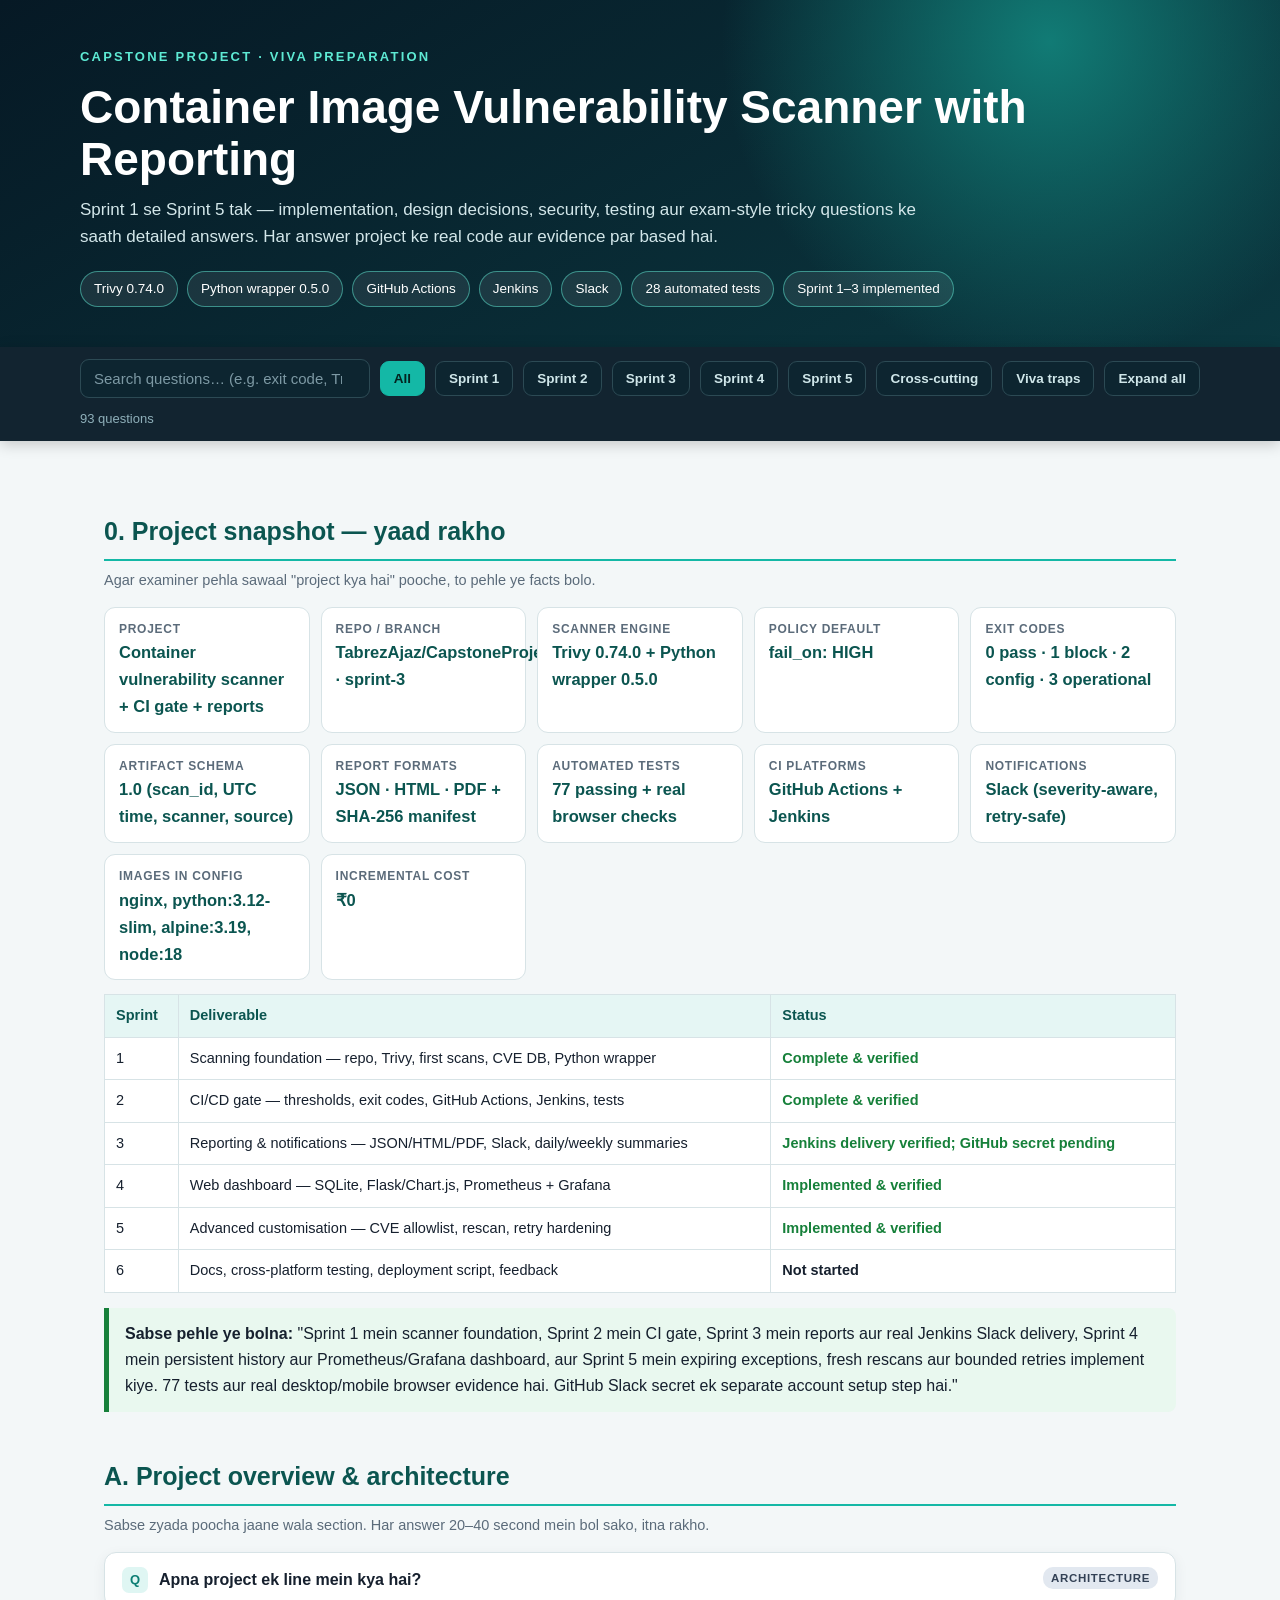
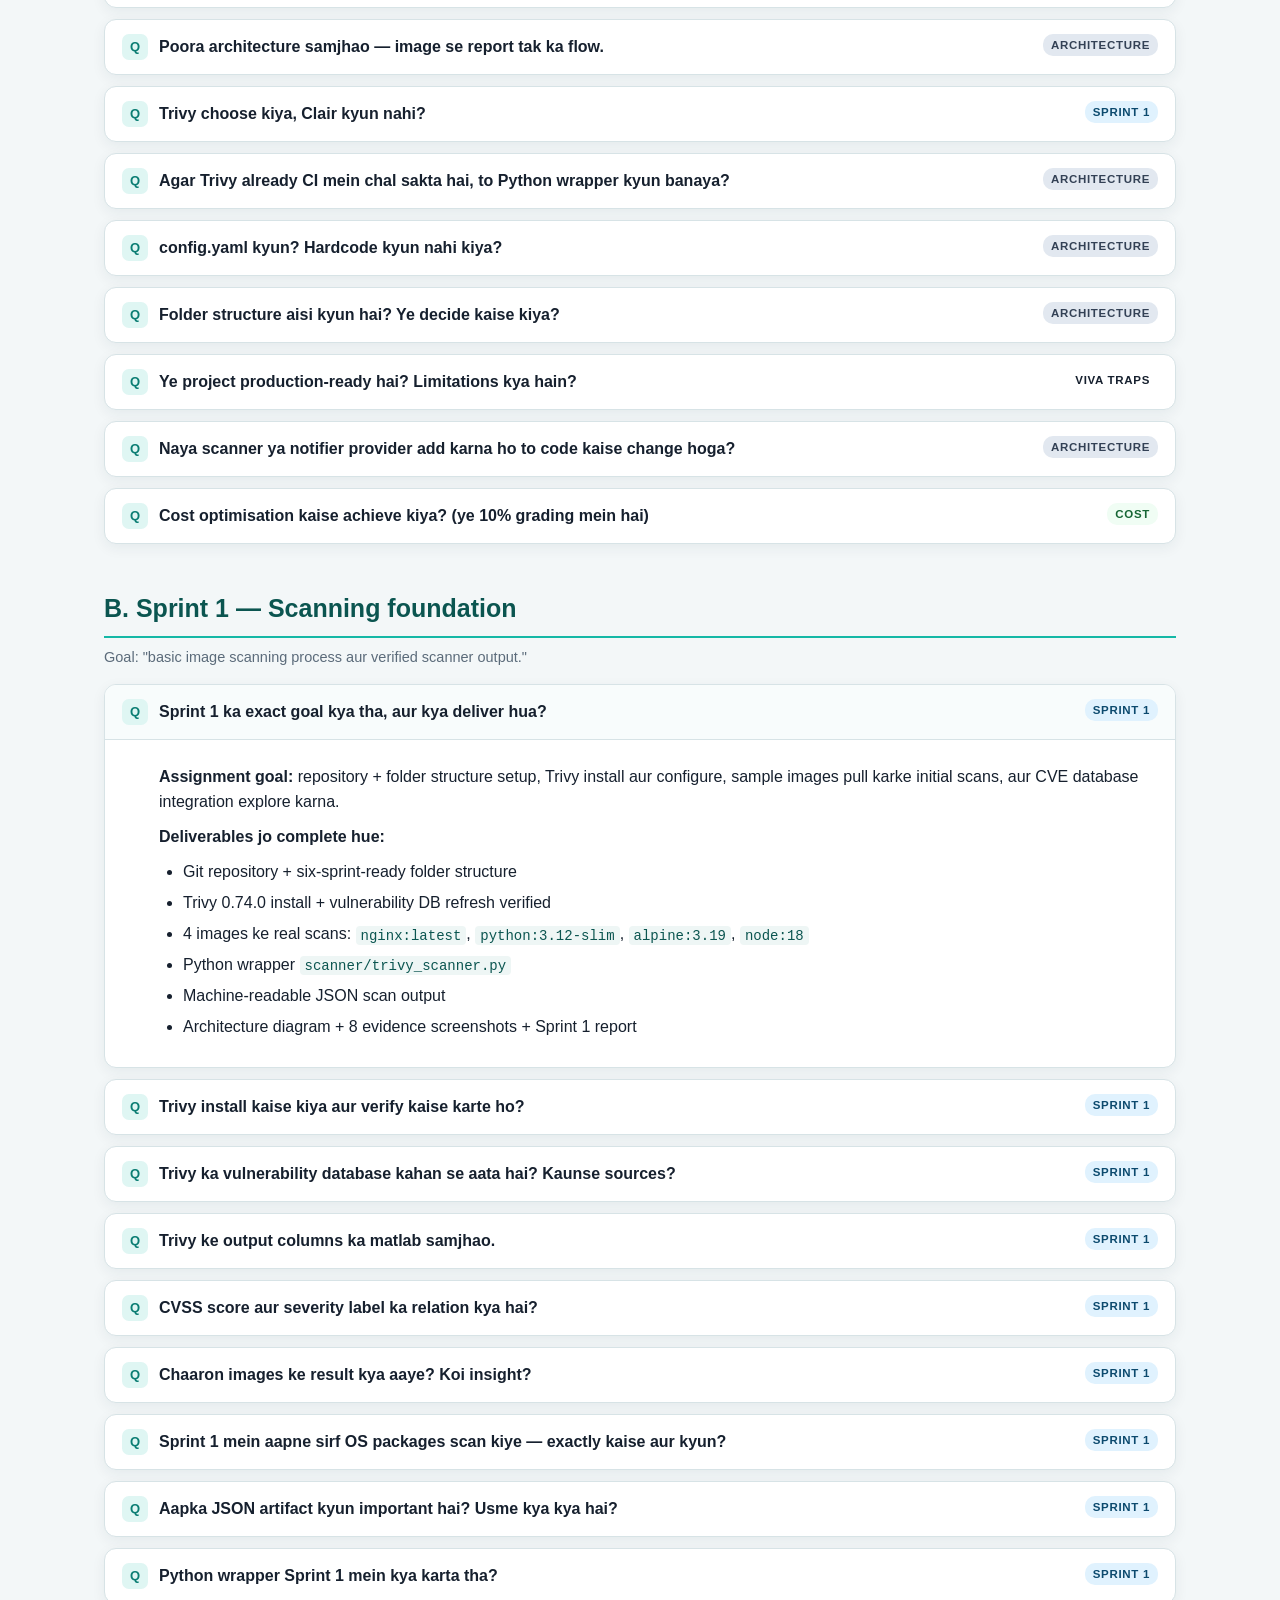
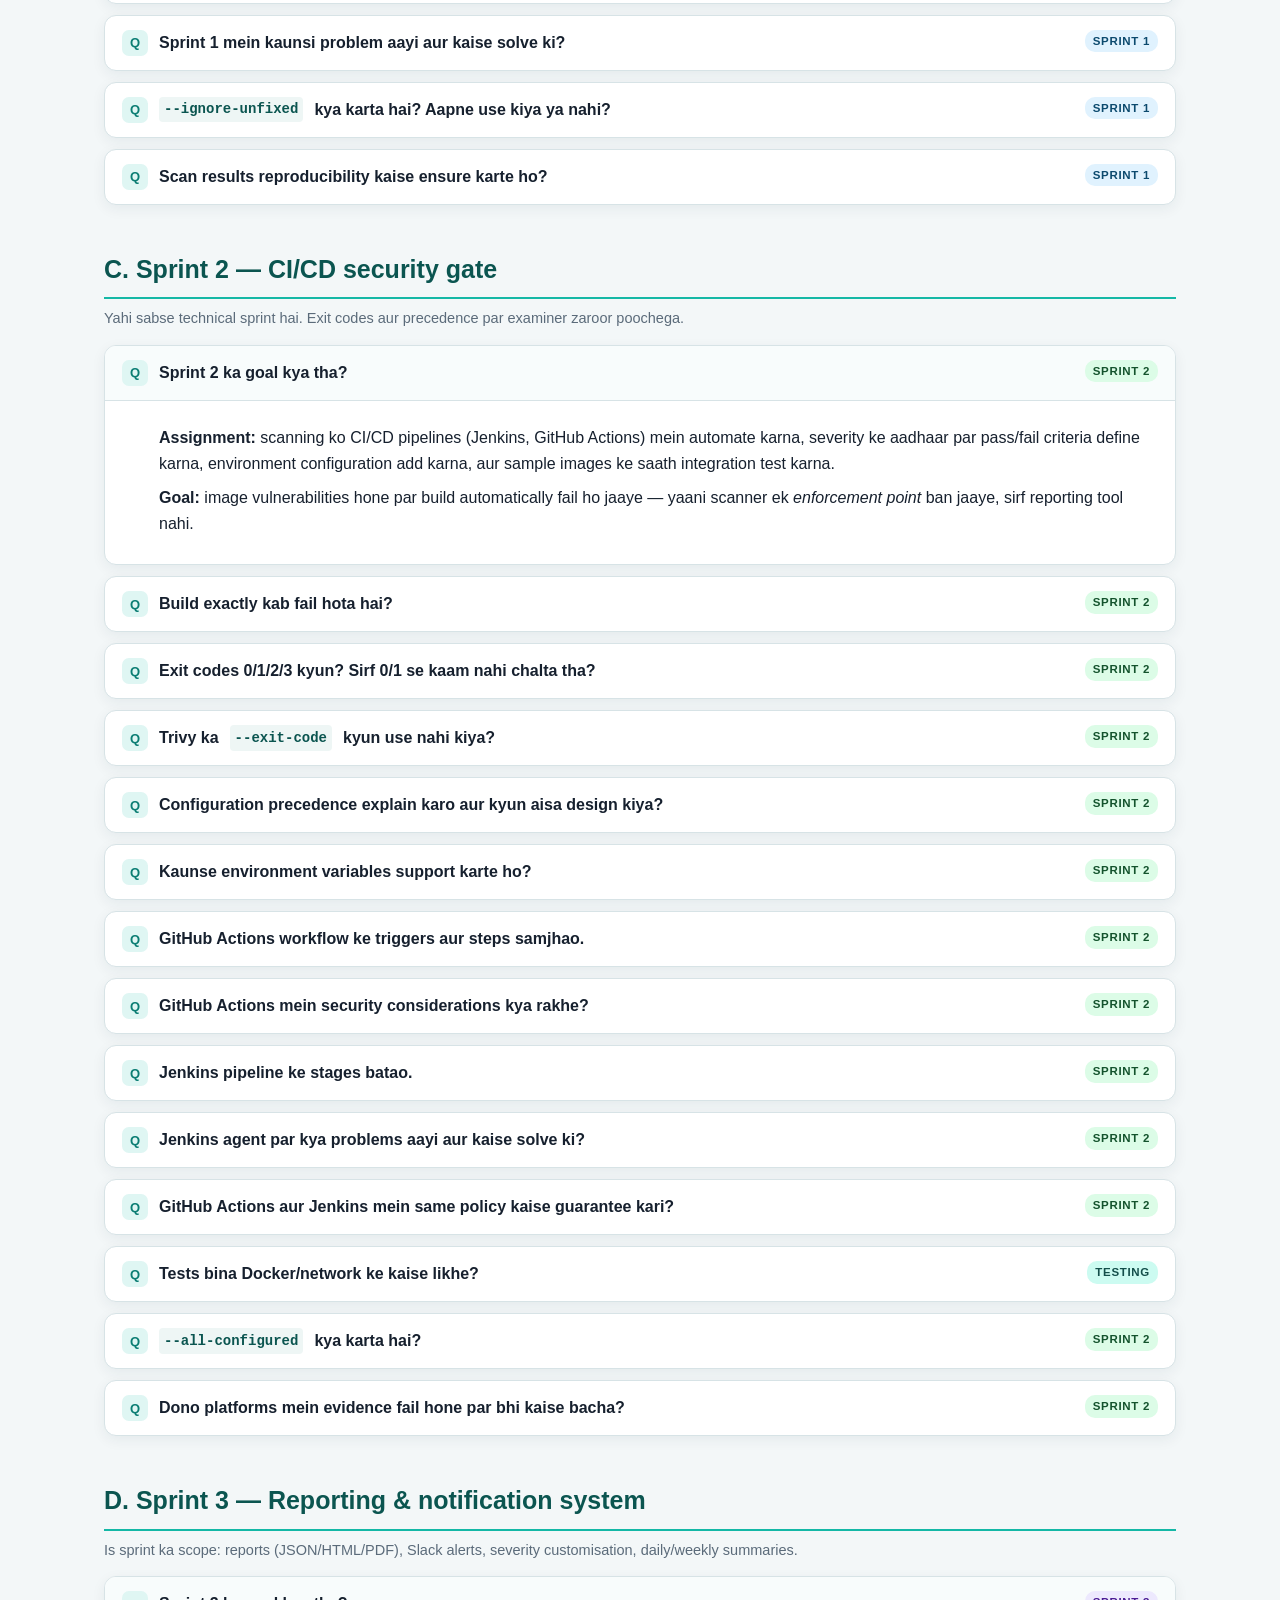
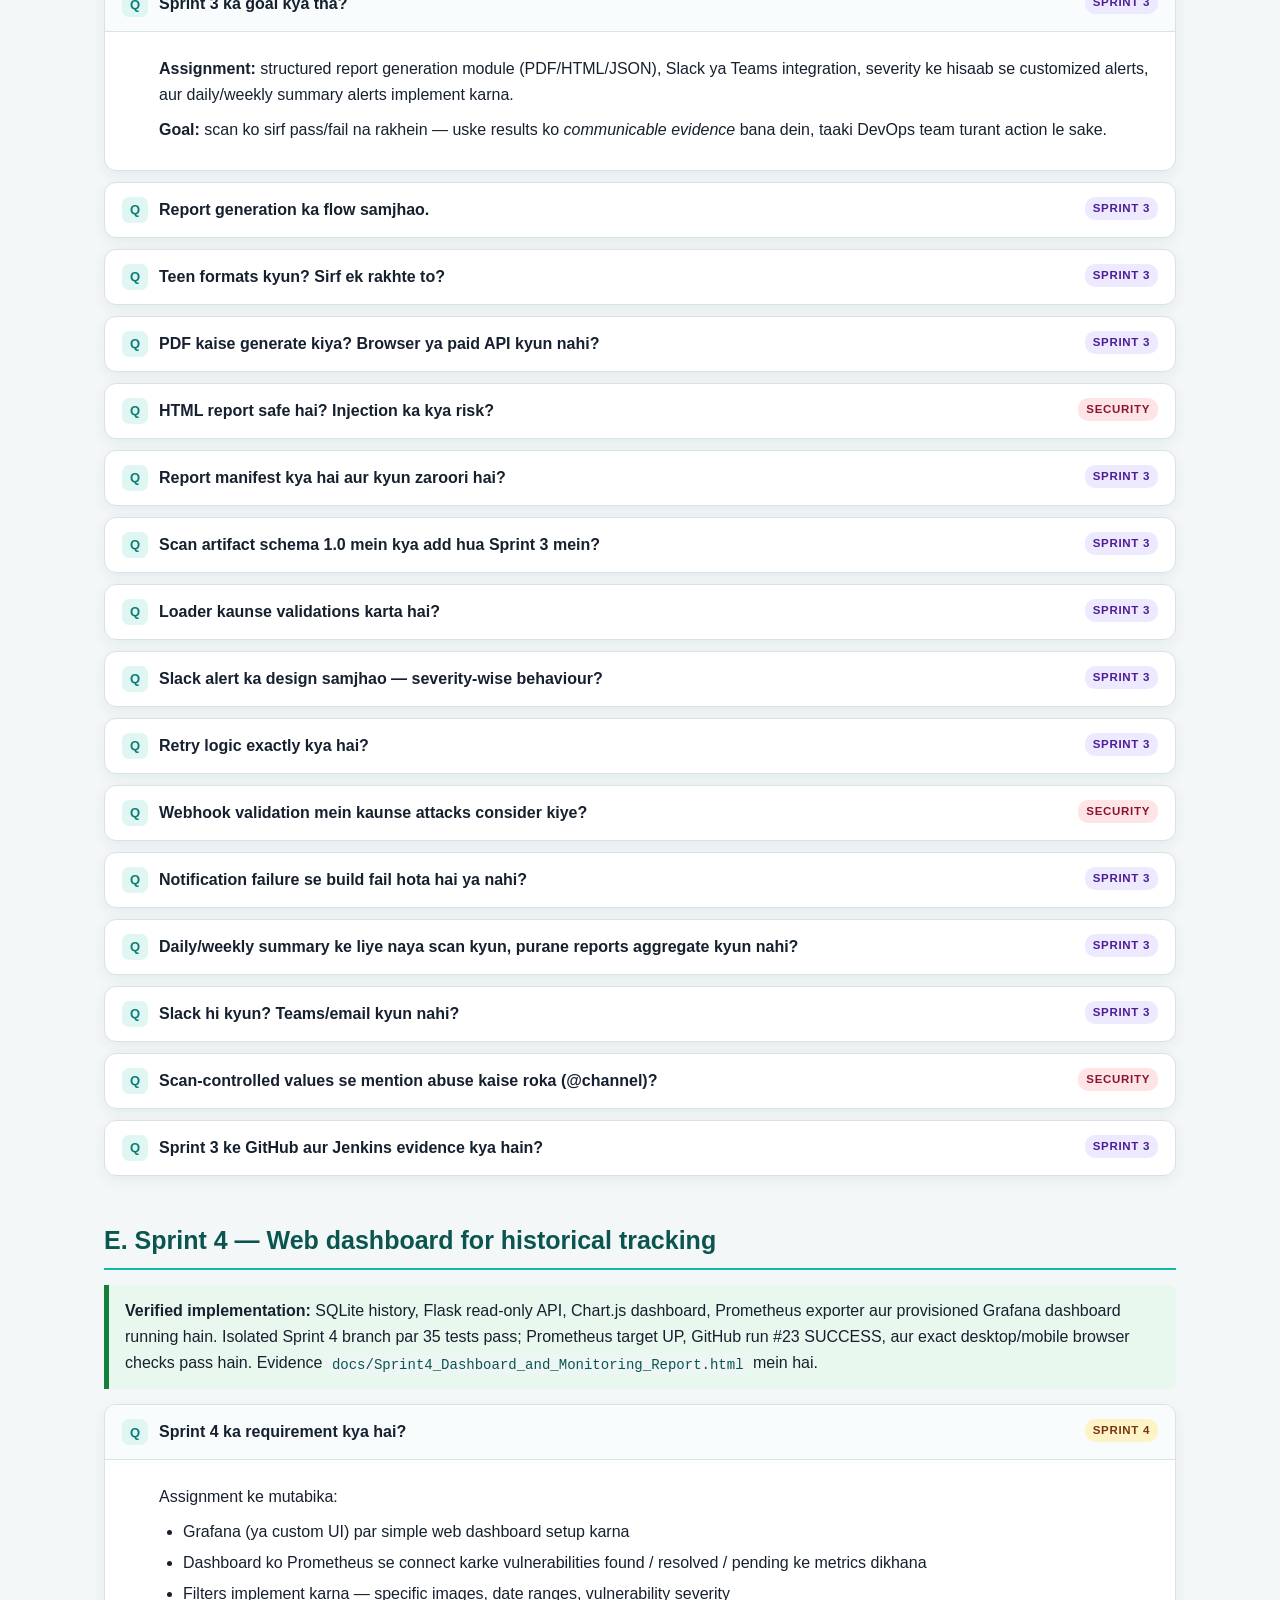
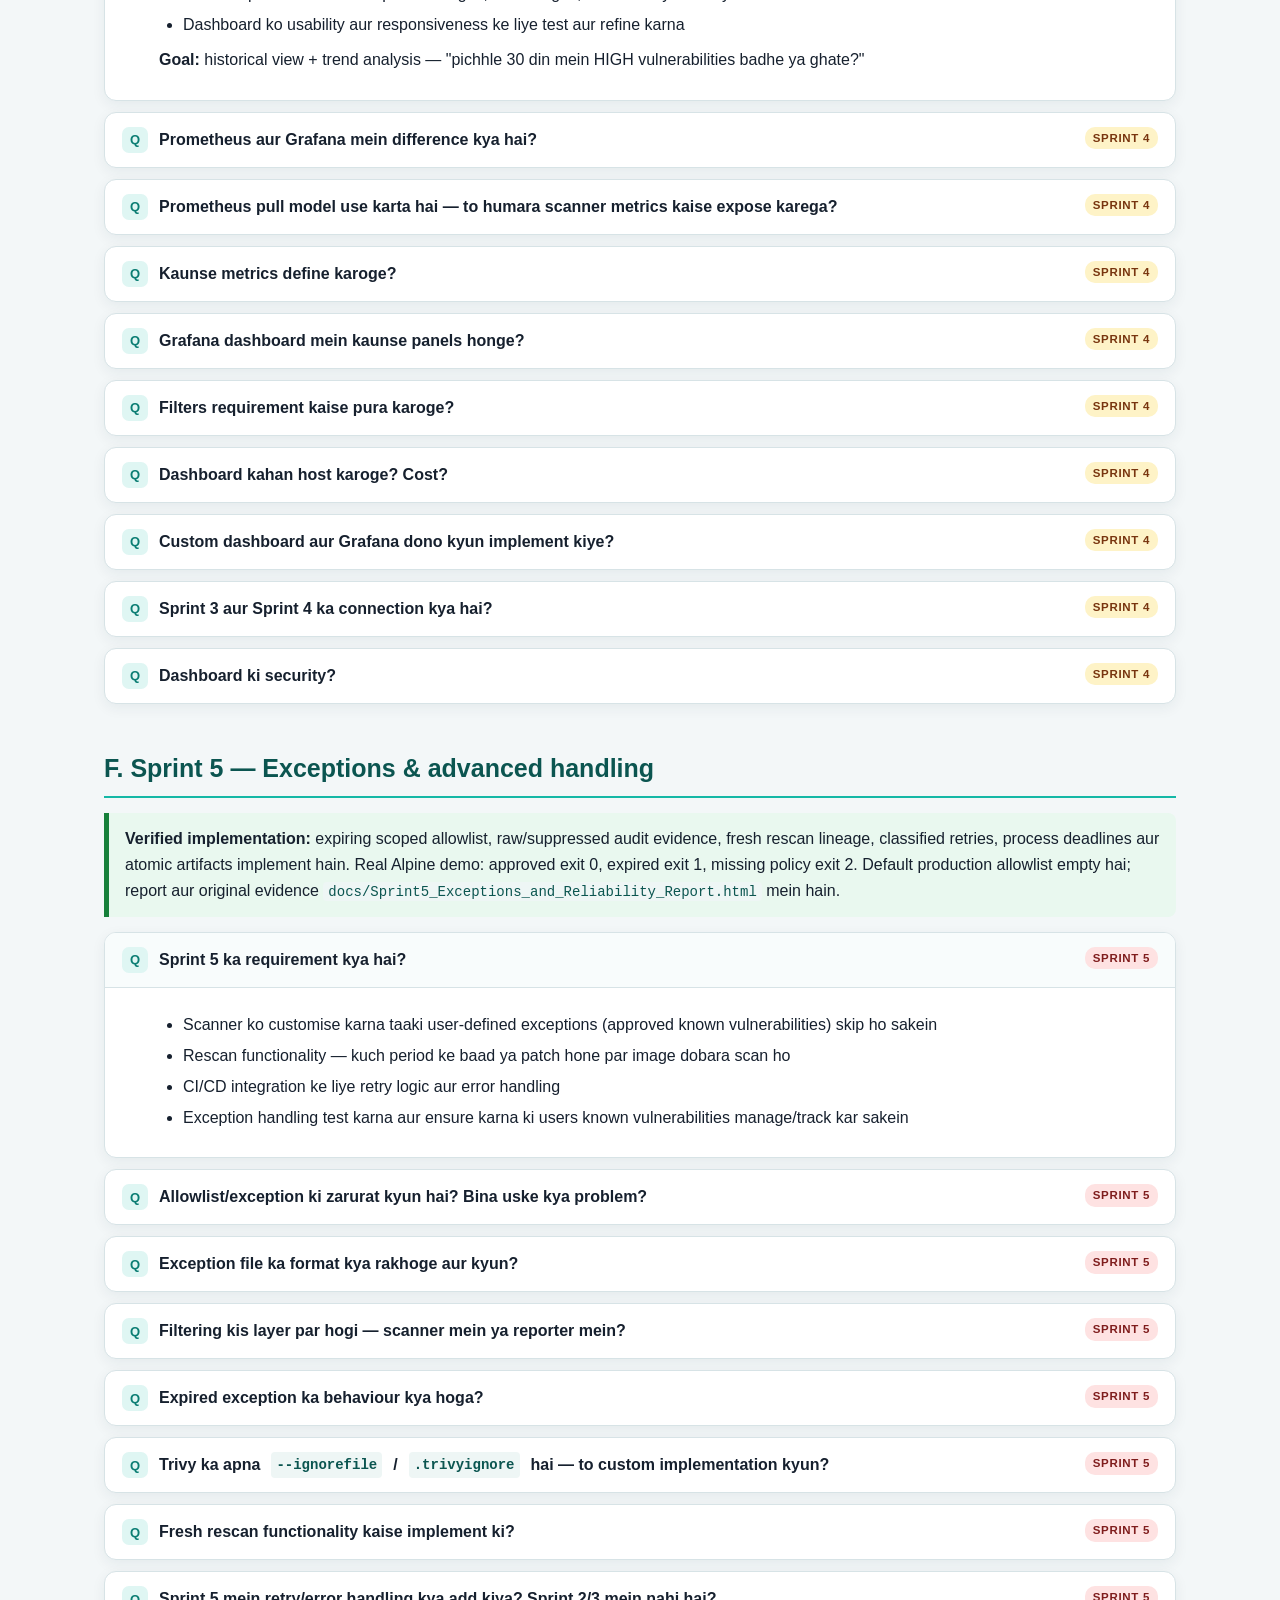
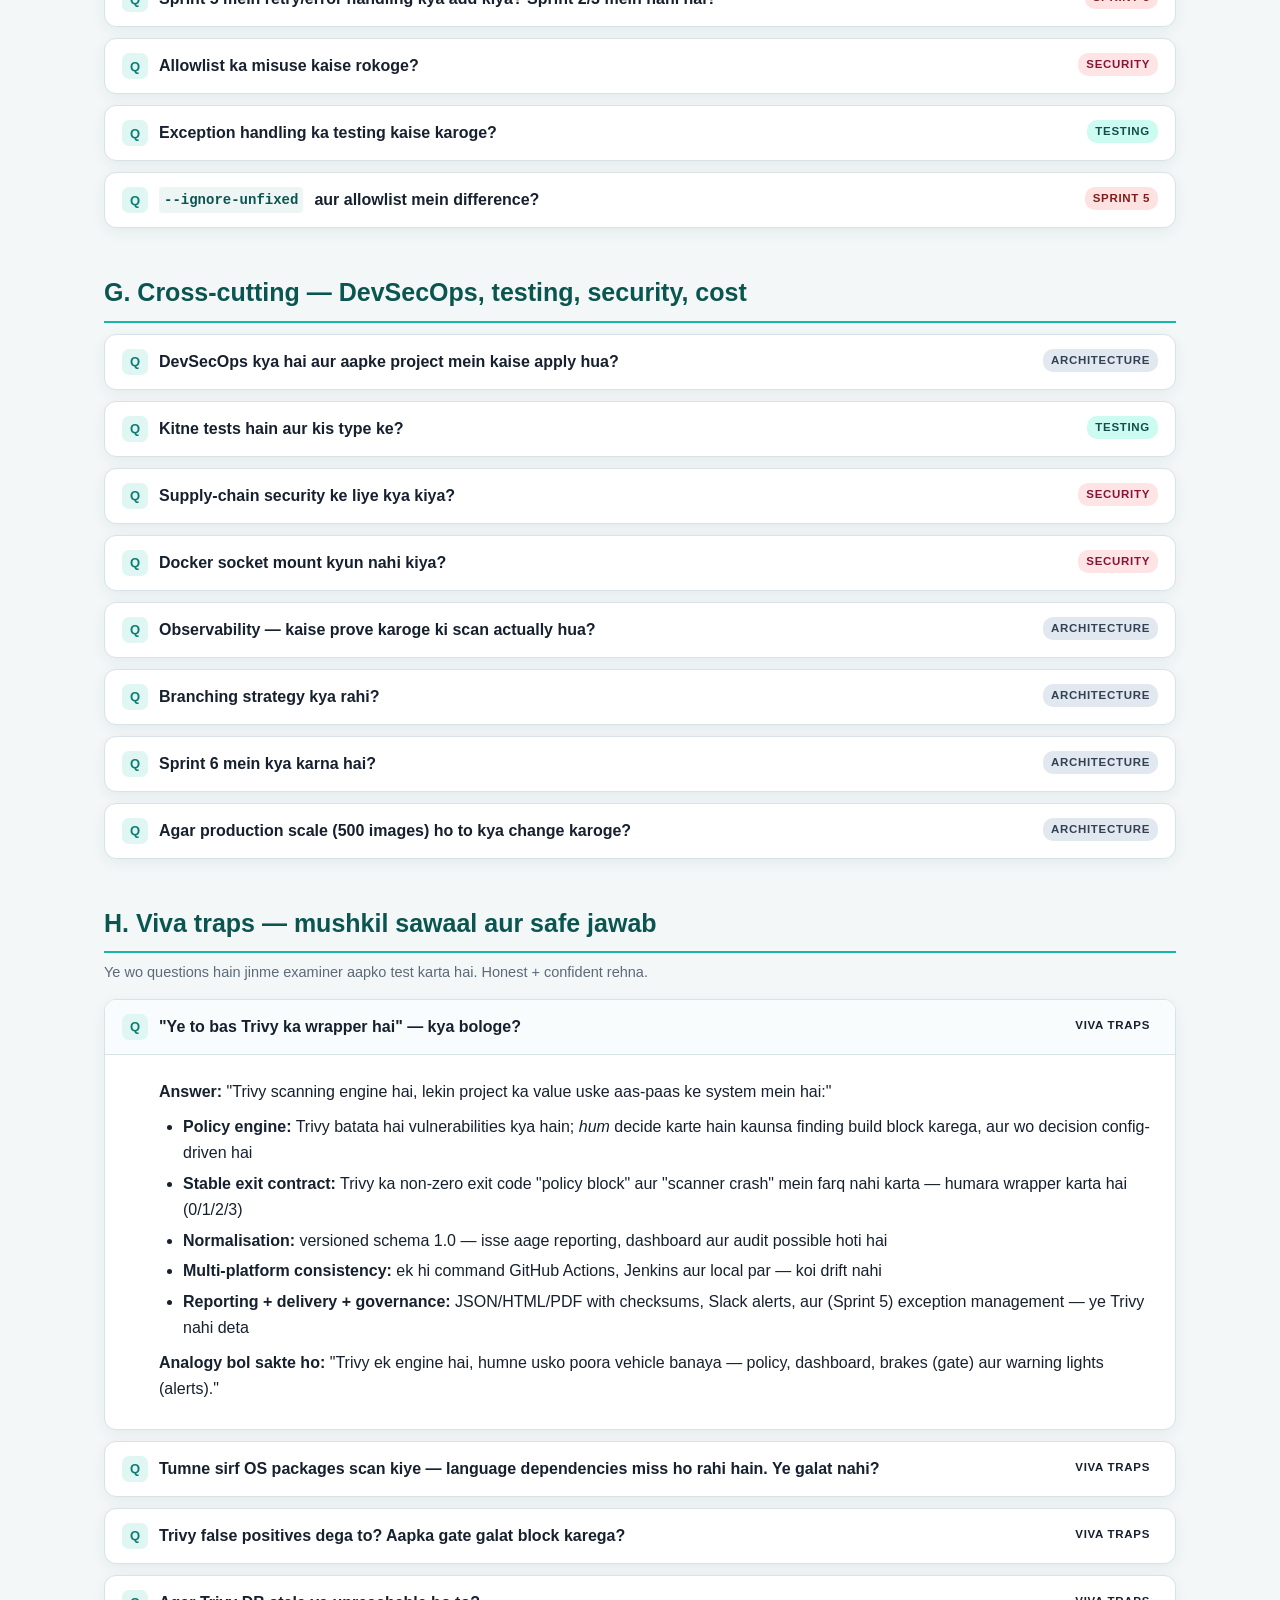
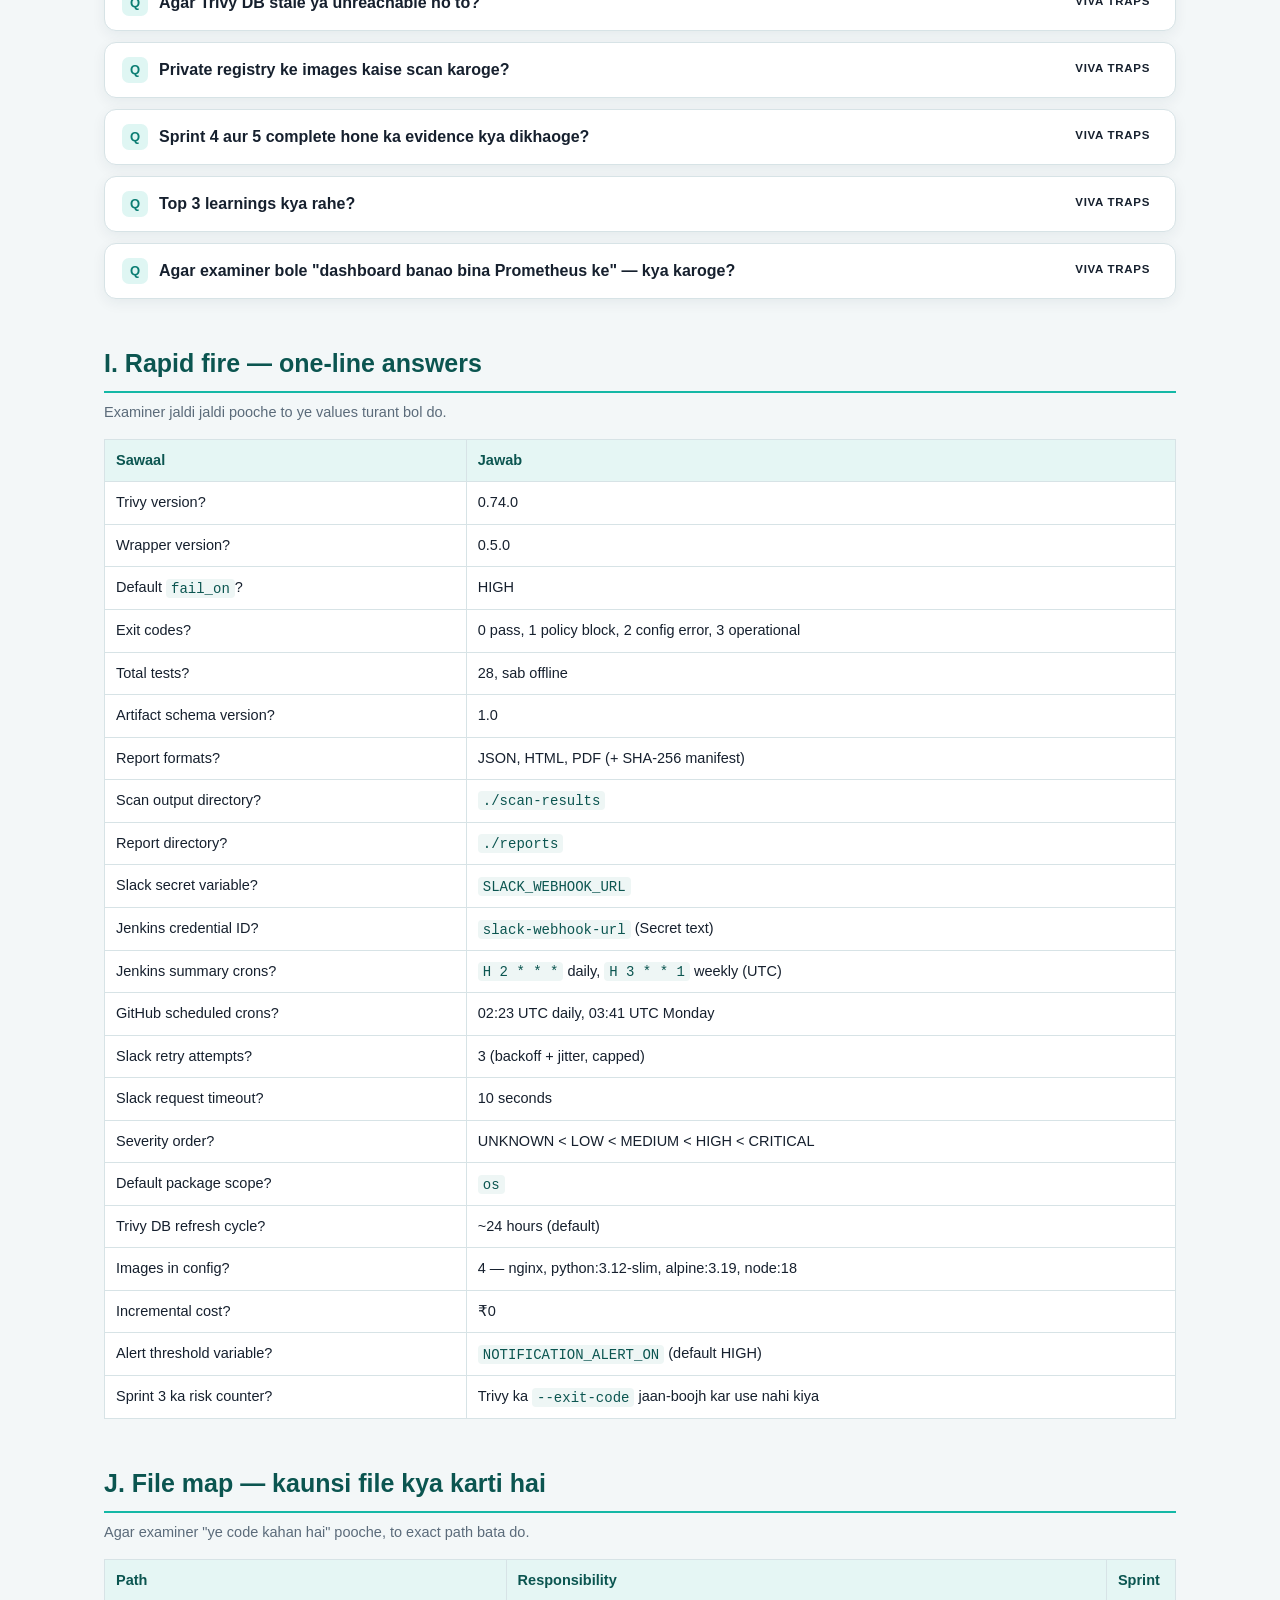
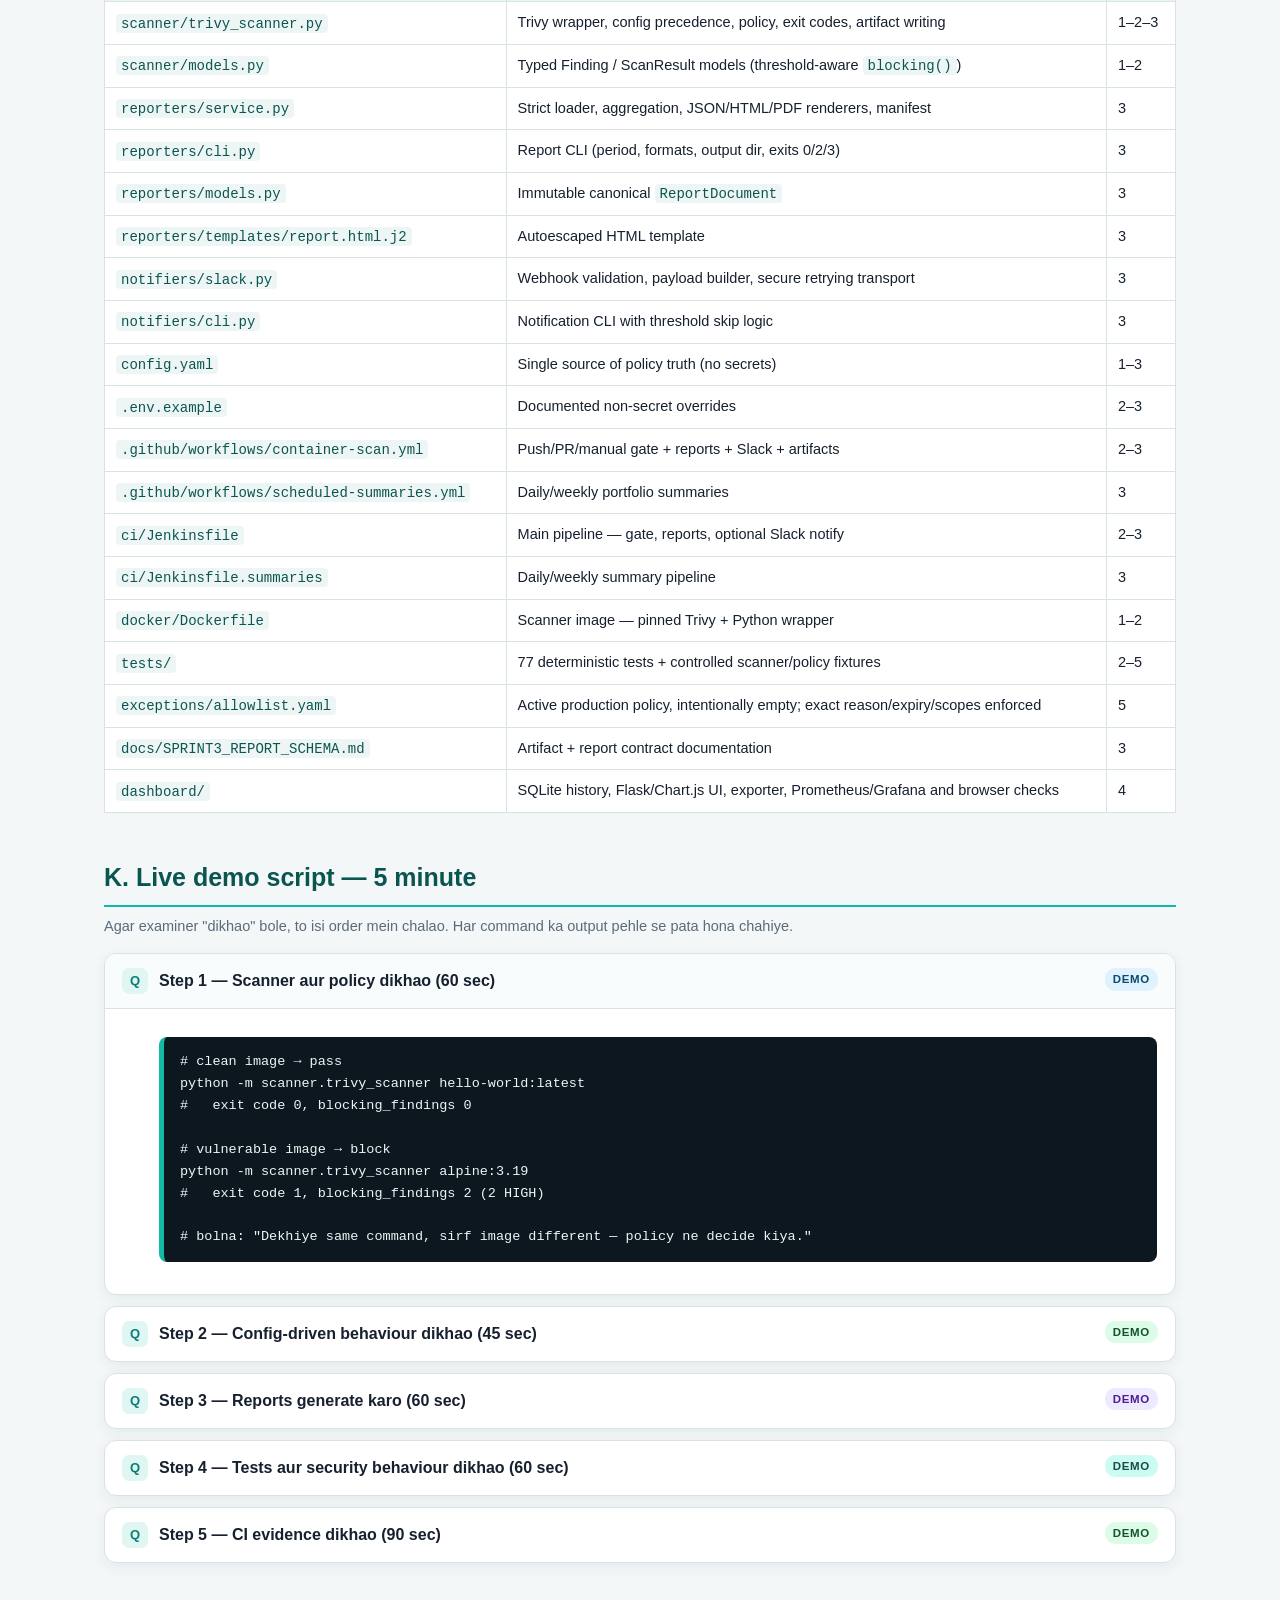
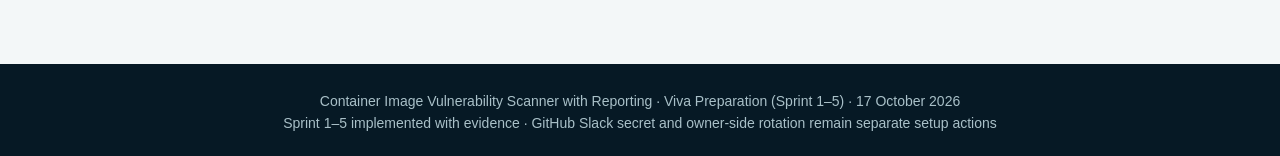
<file: docs/Viva_Preparation_Sprint1_to_5.html>
<!doctype html>
<html lang="en">
<head>
<meta charset="utf-8">
<meta name="viewport" content="width=device-width,initial-scale=1">
<title>Viva Preparation — Container Image Vulnerability Scanner (Sprint 1–5)</title>
<style>
:root{
  --navy:#061925; --teal:#14b8a6; --cyan:#5eead4; --ink:#16202e; --muted:#5b6b7a;
  --paper:#f3f7f8; --line:#d7e3e6; --green:#16803a; --red:#b42318; --amber:#a15c00; --blue:#1d4ed8;
}
*{box-sizing:border-box}
html{scroll-behavior:smooth}
body{margin:0;font:16px/1.62 "Segoe UI",Arial,sans-serif;color:var(--ink);background:var(--paper)}

/* ---------- header ---------- */
header{background:radial-gradient(circle at 82% 12%,#117b75 0,transparent 30%),linear-gradient(150deg,#061925,#0b3840);color:#fff;padding:46px 24px 40px}
header .wrap{max-width:1120px;margin:auto}
.eyebrow{color:var(--cyan);font-weight:800;letter-spacing:.17em;text-transform:uppercase;font-size:13px}
header h1{font-size:clamp(28px,4.4vw,46px);line-height:1.14;margin:14px 0 10px}
header p.lead{color:#d3e7ea;max-width:860px;margin:0 0 20px;font-size:17px}
.chips{display:flex;flex-wrap:wrap;gap:9px}
.chip{border:1px solid #5eead480;background:#ffffff14;border-radius:24px;padding:6px 13px;font-size:13.5px}

/* ---------- controls ---------- */
.controls{position:sticky;top:0;z-index:20;background:#061925f2;padding:12px 24px;box-shadow:0 3px 14px #0003;backdrop-filter:blur(4px)}
.controls .wrap{max-width:1120px;margin:auto;display:flex;gap:10px;align-items:center;flex-wrap:wrap}
#search{flex:1;min-width:210px;padding:10px 13px;border-radius:9px;border:1px solid #2c4a54;background:#0d2530;color:#fff;font-size:15px}
#search::placeholder{color:#7d99a4}
.controls button{cursor:pointer;border:1px solid #2c4a54;background:#0d2530;color:#cfe6e9;padding:9px 13px;border-radius:9px;font-size:13.5px;font-weight:600}
.controls button:hover{background:#143b47;color:#fff}
.controls button.active{background:var(--teal);border-color:var(--teal);color:#04231f}
#count{color:#8fb0ba;font-size:13px;white-space:nowrap}

main{max-width:1120px;margin:auto;padding:26px 24px 90px}
section{margin-top:44px}
section>h2{font-size:25px;color:#0b5550;border-bottom:2px solid var(--teal);padding-bottom:8px;margin:0 0 8px}
section>.secnote{color:var(--muted);font-size:14.5px;margin:0 0 14px}

/* ---------- Q&A cards ---------- */
.qa{background:#fff;border:1px solid var(--line);border-radius:12px;margin:11px 0;overflow:hidden;box-shadow:0 4px 14px #14303a10}
.qa>summary{cursor:pointer;padding:14px 17px;font-weight:700;display:flex;gap:11px;align-items:flex-start;list-style:none}
.qa>summary::-webkit-details-marker{display:none}
.qa>summary::before{content:"Q";flex:0 0 26px;height:26px;display:grid;place-items:center;border-radius:7px;background:#dff6f3;color:#0b7d73;font-size:13px;font-weight:900}
.qa[open]>summary{border-bottom:1px solid var(--line);background:#f8fcfc}
.qa .body{padding:15px 18px 18px 54px}
.qa .body p{margin:9px 0}
.qa .body ul,.qa .body ol{margin:9px 0 9px 4px;padding-left:20px}
.qa .body li{margin:5px 0}
.tag{display:inline-block;font-size:11.5px;font-weight:800;letter-spacing:.06em;text-transform:uppercase;padding:2px 8px;border-radius:10px;margin-left:auto;white-space:nowrap}
.t-s1{background:#e0f2fe;color:#0c4a6e}
.t-s2{background:#dcfce7;color:#14532d}
.t-s3{background:#ede9fe;color:#4c1d95}
.t-s4{background:#fef3c7;color:#78350f}
.t-s5{background:#fee2e2;color:#7f1d1d}
.t-arch{background:#e2e8f0;color:#334155}
.t-sec{background:#ffe4e6;color:#881337}
.t-test{background:#ccfbf1;color:#134e4a}
.t-cost{background:#f0fdf4;color:#166534}

/* ---------- tables & code ---------- */
table{width:100%;border-collapse:collapse;margin:14px 0;background:#fff;font-size:14.5px}
th,td{border:1px solid var(--line);padding:9px 11px;text-align:left;vertical-align:top}
th{background:#e5f6f4;color:#0b5550}
code{font-family:Consolas,monospace;background:#eef6f5;padding:1.5px 5px;border-radius:4px;font-size:14px;color:#0b5550}
pre{background:#0c1720;color:#e7f8f5;padding:14px 16px;border-left:5px solid var(--teal);border-radius:8px;overflow:auto;font-size:13.5px;font-family:Consolas,monospace;white-space:pre-wrap}
.callout{border-left:5px solid var(--teal);background:#e9f9f7;padding:13px 16px;border-radius:0 8px 8px 0;margin:15px 0}
.callout.warn{border-color:#d99b00;background:#fff8e2}
.callout.danger{border-color:#c0392b;background:#fdeceb}
.callout.ok{border-color:#16803a;background:#e9f8ef}
.grid2{display:grid;grid-template-columns:1fr 1fr;gap:14px}
.facts{display:grid;grid-template-columns:repeat(auto-fit,minmax(190px,1fr));gap:11px}
.fact{background:#fff;border:1px solid var(--line);border-radius:11px;padding:12px 14px}
.fact b{display:block;font-size:12px;text-transform:uppercase;letter-spacing:.06em;color:var(--muted)}
.fact span{font-size:16.5px;font-weight:700;color:#0b5550}
footer{background:var(--navy);color:#a9c0c8;padding:26px 24px;text-align:center;font-size:14px}
.empty{display:none;padding:18px;text-align:center;color:var(--muted)}
@media (max-width:720px){.grid2{grid-template-columns:1fr}.qa .body{padding-left:18px}#count{display:none}}
@media print{
  .controls{display:none}header{background:#0b3840 !important;-webkit-print-color-adjust:exact}
  .qa{break-inside:avoid;box-shadow:none}.qa .body{display:block !important}
  .qa[open]>summary{background:#fff}body{background:#fff}footer{background:#fff;color:#444}
}
</style>
</head>
<body>

<header><div class="wrap">
  <div class="eyebrow">Capstone Project · Viva Preparation</div>
  <h1>Container Image Vulnerability Scanner with Reporting</h1>
  <p class="lead">Sprint 1 se Sprint 5 tak — implementation, design decisions, security, testing aur exam-style tricky questions ke saath detailed answers. Har answer project ke real code aur evidence par based hai.</p>
  <div class="chips">
    <span class="chip">Trivy 0.74.0</span><span class="chip">Python wrapper 0.5.0</span>
    <span class="chip">GitHub Actions</span><span class="chip">Jenkins</span>
    <span class="chip">Slack</span><span class="chip">28 automated tests</span>
    <span class="chip">Sprint 1–3 implemented</span>
  </div>
</div></header>

<div class="controls"><div class="wrap">
  <input id="search" type="search" placeholder="Search questions… (e.g. exit code, Trivy, Prometheus, allowlist)">
  <button data-f="all" class="active">All</button>
  <button data-f="s1">Sprint 1</button>
  <button data-f="s2">Sprint 2</button>
  <button data-f="s3">Sprint 3</button>
  <button data-f="s4">Sprint 4</button>
  <button data-f="s5">Sprint 5</button>
  <button data-f="cross">Cross-cutting</button>
  <button data-f="trap">Viva traps</button>
  <button id="toggle">Expand all</button>
  <span id="count"></span>
</div></div>

<main>

<!-- ============ SNAPSHOT ============ -->
<section id="snapshot">
  <h2>0. Project snapshot — yaad rakho</h2>
  <p class="secnote">Agar examiner pehla sawaal "project kya hai" pooche, to pehle ye facts bolo.</p>
  <div class="facts">
    <div class="fact"><b>Project</b><span>Container vulnerability scanner + CI gate + reports</span></div>
    <div class="fact"><b>Repo / branch</b><span>TabrezAjaz/CapstoneProject · sprint-3</span></div>
    <div class="fact"><b>Scanner engine</b><span>Trivy 0.74.0 + Python wrapper 0.5.0</span></div>
    <div class="fact"><b>Policy default</b><span>fail_on: HIGH</span></div>
    <div class="fact"><b>Exit codes</b><span>0 pass · 1 block · 2 config · 3 operational</span></div>
    <div class="fact"><b>Artifact schema</b><span>1.0 (scan_id, UTC time, scanner, source)</span></div>
    <div class="fact"><b>Report formats</b><span>JSON · HTML · PDF + SHA-256 manifest</span></div>
    <div class="fact"><b>Automated tests</b><span>77 passing + real browser checks</span></div>
    <div class="fact"><b>CI platforms</b><span>GitHub Actions + Jenkins</span></div>
    <div class="fact"><b>Notifications</b><span>Slack (severity-aware, retry-safe)</span></div>
    <div class="fact"><b>Images in config</b><span>nginx, python:3.12-slim, alpine:3.19, node:18</span></div>
    <div class="fact"><b>Incremental cost</b><span>₹0</span></div>
  </div>

  <table>
    <thead><tr><th>Sprint</th><th>Deliverable</th><th>Status</th></tr></thead>
    <tbody>
      <tr><td>1</td><td>Scanning foundation — repo, Trivy, first scans, CVE DB, Python wrapper</td><td><b style="color:var(--green)">Complete &amp; verified</b></td></tr>
      <tr><td>2</td><td>CI/CD gate — thresholds, exit codes, GitHub Actions, Jenkins, tests</td><td><b style="color:var(--green)">Complete &amp; verified</b></td></tr>
      <tr><td>3</td><td>Reporting &amp; notifications — JSON/HTML/PDF, Slack, daily/weekly summaries</td><td><b style="color:var(--green)">Jenkins delivery verified; GitHub secret pending</b></td></tr>
      <tr><td>4</td><td>Web dashboard — SQLite, Flask/Chart.js, Prometheus + Grafana</td><td><b style="color:var(--green)">Implemented &amp; verified</b></td></tr>
      <tr><td>5</td><td>Advanced customisation — CVE allowlist, rescan, retry hardening</td><td><b style="color:var(--green)">Implemented &amp; verified</b></td></tr>
      <tr><td>6</td><td>Docs, cross-platform testing, deployment script, feedback</td><td><b>Not started</b></td></tr>
    </tbody>
  </table>

  <div class="callout ok"><b>Sabse pehle ye bolna:</b> "Sprint 1 mein scanner foundation, Sprint 2 mein CI gate, Sprint 3 mein reports aur real Jenkins Slack delivery, Sprint 4 mein persistent history aur Prometheus/Grafana dashboard, aur Sprint 5 mein expiring exceptions, fresh rescans aur bounded retries implement kiye. 77 tests aur real desktop/mobile browser evidence hai. GitHub Slack secret ek separate account setup step hai."</div>
</section>

<!-- ============ A. ARCHITECTURE ============ -->
<section id="arch">
  <h2>A. Project overview &amp; architecture</h2>
  <p class="secnote">Sabse zyada poocha jaane wala section. Har answer 20–40 second mein bol sako, itna rakho.</p>

  <details class="qa"><summary>Apna project ek line mein kya hai?<span class="tag t-arch">Architecture</span></summary>
  <div class="body">
    <p><b>Answer:</b> Ye ek automated container image vulnerability scanner hai jo Trivy se images scan karta hai, severity threshold ke aadhaar par CI/CD build ko pass ya block karta hai, aur structured JSON/HTML/PDF reports ke saath Slack alerts bhejta hai.</p>
    <p><b>Problem statement:</b> Containerised apps mein known vulnerabilities production tak pahunch jaati hain kyunki scanning ya manual hai ya pipeline mein missing hai. Iska result — insecure image deploy ho jaati hai, aur pata bhi nahi chalta.</p>
    <p><b>Solution:</b> Ek hi policy engine (Python) jo local, GitHub Actions aur Jenkins — teeno jagah same decision deta hai.</p>
  </div></details>

  <details class="qa"><summary>Poora architecture samjhao — image se report tak ka flow.<span class="tag t-arch">Architecture</span></summary>
  <div class="body">
    <pre>Tomcat image / docker build
        ↓
config.yaml  (threshold, severities, output paths)
        ↓
Python wrapper  scanner/trivy_scanner.py
        ↓
Trivy engine  →  local vulnerability DB (CVE/NVD + GHSA + distro advisories)
        ↓
Schema 1.0 scan artifact (scan-results/*.json)
        ↓
reporters/  →  strict loader → canonical report model
        ↓                    ↓         ↓
      JSON                HTML       PDF
        ↓___________________↓_________↓
              SHA-256 manifest (reports/*.manifest.json)
        ↓
notifiers/slack.py  →  Slack channel (severity-aware alert + daily/weekly summary)</pre>
    <p><b>Design principle:</b> Har layer ek hi kaam karta hai. Scanner policy decide karta hai, reporters sirf present karte hain, notifiers sirf deliver karte hain. Isse koi layer doosri layer ka kaam duplicate nahi karti — yaani koi "policy drift" nahi hoti.</p>
  </div></details>

  <details class="qa"><summary>Trivy choose kiya, Clair kyun nahi?<span class="tag t-s1">Sprint 1</span></summary>
  <div class="body">
    <table>
      <thead><tr><th>Criteria</th><th>Trivy (chosen)</th><th>Clair</th></tr></thead>
      <tbody>
        <tr><td>Setup</td><td>Single binary / ek container, koi server nahi</td><td>Postgres DB + API service chahiye</td></tr>
        <tr><td>Scan targets</td><td>Images, filesystem, repo, IaC, secrets</td><td>Sirf container images</td></tr>
        <tr><td>Speed</td><td>Seconds (local cached DB)</td><td>Slower, indexing workflow</td></tr>
        <tr><td>CI readiness</td><td>Native exit codes + SARIF/JSON output</td><td>Client (clairctl) extra chahiye</td></tr>
        <tr><td>Output formats</td><td>table, json, sarif, cyclonedx, template</td><td>JSON via API</td></tr>
      </tbody>
    </table>
    <p><b>Ek line answer:</b> "Trivy single binary hai, koi separate database server maintain nahi karna padta, aur CI mein directly fail/pass decide kar sakta hai — isliye zero extra infrastructure cost aata hai."</p>
  </div></details>

  <details class="qa"><summary>Agar Trivy already CI mein chal sakta hai, to Python wrapper kyun banaya?<span class="tag t-arch">Architecture</span></summary>
  <div class="body">
    <p><b>Ye important question hai.</b> Wrapper ke 5 clear faayde hain:</p>
    <ol>
      <li><b>Ek hi policy engine:</b> Threshold, severities, ignore-unfixed — sab config se aata hai. Agar Jenkinsfile aur GitHub YAML do jagah logic hoti, to dono drift kar jaate.</li>
      <li><b>Stable exit contract:</b> Trivy ka exit code scanner failure aur policy decision mein farq nahi batata. Wrapper 0/1/2/3 deta hai — jisse "image vulnerable hai" aur "scanner toot gaya" alag dikhte hain.</li>
      <li><b>Normalised output:</b> Trivy ka JSON bahut bada aur version-dependent hai. Wrapper usko ek chhote, versioned schema (1.0) mein convert karta hai jise report generator reliably consume kar sakta hai.</li>
      <li><b>Artifact + metadata:</b> scan_id, UTC timestamp, CI source — ye sab wrapper add karta hai, jisse traceability milti hai.</li>
      <li><b>Config validation:</b> Galat threshold ya timeout par fail-closed (exit 2) hota hai, silent fallback nahi.</li>
    </ol>
  </div></details>

  <details class="qa"><summary>config.yaml kyun? Hardcode kyun nahi kiya?<span class="tag t-arch">Architecture</span></summary>
  <div class="body">
    <p>Hardcode karne se har change ke liye code edit + commit + review chahiye hota, aur environment-specific values code mein aa jaate.</p>
    <p>Config file se:</p>
    <ul>
      <li>Policy change bina code change (jaise <code>fail_on: HIGH</code> → <code>CRITICAL</code>)</li>
      <li>Same code local, CI aur Jenkins — sab jagah chalta hai</li>
      <li>Review mein policy change clearly visible hota hai (code review, not buried in YAML logic)</li>
      <li>Secrets config mein nahi rakhe — sirf policy. Webhook sirf environment/credential se aata hai.</li>
    </ul>
    <pre>scanner:
  severities: [LOW, MEDIUM, HIGH, CRITICAL]
  fail_on: HIGH
  ignore_unfixed: false
  pkg_types: [os]
  timeout: "15m"
output:
  dir: "./scan-results"
  report_dir: "./reports"
  formats: [json, html, pdf]
notifications:
  provider: slack
  alert_on: HIGH</pre>
  </div></details>

  <details class="qa"><summary>Folder structure aisi kyun hai? Ye decide kaise kiya?<span class="tag t-arch">Architecture</span></summary>
  <div class="body">
    <p>Structure six-sprint roadmap ko dekhkar design kiya, taaki baad ke sprints mein restructuring na karni pade:</p>
    <pre>scanner/     → Trivy wrapper, normalisation, policy      (Sprint 1–2)
reporters/   → JSON / HTML / PDF + manifest                (Sprint 3)
notifiers/   → Slack / Teams / email adapters              (Sprint 3)
ci/          → Jenkinsfile + summary pipeline              (Sprint 2–3)
dashboard/   → Prometheus + Grafana config                 (Sprint 4)
exceptions/  → allowlist.yaml                              (Sprint 5)
docker/      → scanner ka apna Dockerfile
tests/       → fixtures + unit tests
docs/        → sprint reports + evidence
config.yaml  → single source of policy truth</pre>
    <p><b>Ek line:</b> "Separation of concerns — scanning, presenting, delivering aur governance alag folders mein, isliye naya feature add karte waqt existing code touch nahi karna padta."</p>
  </div></details>

  <details class="qa"><summary>Ye project production-ready hai? Limitations kya hain?<span class="tag t-trap">Viva traps</span></summary>
  <div class="body">
    <p><b>Honest answer better hai.</b> Ye verified local demonstration hai; public production deployment ke liye additional hardening chahiye:</p>
    <ul>
      <li>Currently <code>pkg_types: [os]</code> — sirf OS packages scan hote hain, language dependencies (npm, pip) nahi. Ye Sprint 1 mein choose kiya gaya tha taaki base images fairly compare ho sakein. Production mein <code>pkg_types</code> hata kar poora scan karenge.</li>
      <li>Dashboard localhost-only hai, API read-only hai, aur Grafana anonymous Viewer allow karta hai. Public hosting ke liye auth, TLS aur production WSGI server chahiye.</li>
      <li>SQLite original scan history rakhta hai; Prometheus scraping start hone ke baad ke samples rakhta hai. Purane Prometheus samples fabricate/backfill nahi kiye.</li>
      <li>Private registry ke liye credentials configuration chahiye — design mein docs hain, live setup nahi.</li>
      <li>Jenkins se real Slack delivery verified hai. GitHub secret alag configure karna hai; exposed webhook rotation aur channel screenshots account-owner actions hain.</li>
    </ul>
    <p><b>Bonus point bolo:</b> "Main deliberate scope boundary maintain kar raha hoon — har sprint ka apna deliverable hai, isliye Sprint 3 ke reports mein dashboard code nahi ghusa."</p>
  </div></details>

  <details class="qa"><summary>Naya scanner ya notifier provider add karna ho to code kaise change hoga?<span class="tag t-arch">Architecture</span></summary>
  <div class="body">
    <p>Architecture extensible hai:</p>
    <ul>
      <li><b>Naya CI platform</b> (GitLab CI): sirf <code>python -m scanner.trivy_scanner "$IMAGE"</code> call karo aur exit code use karo — koi policy logic likhne ki zarurat nahi.</li>
      <li><b>Naya notifier</b> (Teams/email): <code>notifiers/</code> mein naya module jo same payload contract implement kare — reporters aur CI ko touch nahi karna.</li>
      <li><b>Naya report format</b> (SARIF/CSV): <code>reporters/service.py</code> mein ek renderer add karo; JSON/HTML/PDF ko chhune ki zarurat nahi, kyunki sab ek hi canonical report model se bante hain.</li>
    </ul>
  </div></details>

  <details class="qa"><summary>Cost optimisation kaise achieve kiya? (ye 10% grading mein hai)<span class="tag t-cost">Cost</span></summary>
  <div class="body">
    <ul>
      <li><b>Trivy</b> — open source, free; koi server/database nahi</li>
      <li><b>Vulnerability DB</b> — local cache; daily download ~110 MB, uske baad offline scans</li>
      <li><b>GitHub Actions</b> — public repo par hosted runners free minutes par chalte hain</li>
      <li><b>Jenkins</b> — academic controller already exist karta hai, extra compute kharch nahi</li>
      <li><b>PDF generation</b> — ReportLab local, koi paid PDF API nahi</li>
      <li><b>Slack</b> — incoming webhooks current plan mein free</li>
      <li><b>Dashboard (Sprint 4)</b> — Prometheus + Grafana Docker Compose par locally, koi managed observability service nahi</li>
      <li><b>Efficiency controls</b> — Trivy DB cache, concurrency cancellation, 30-day artifact retention, scheduled jobs off-peak UTC</li>
    </ul>
    <p><b>Incremental software cost: ₹0.</b></p>
  </div></details>
</section>

<!-- ============ B. SPRINT 1 ============ -->
<section id="s1">
  <h2>B. Sprint 1 — Scanning foundation</h2>
  <p class="secnote">Goal: "basic image scanning process aur verified scanner output."</p>

  <details class="qa"><summary>Sprint 1 ka exact goal kya tha, aur kya deliver hua?<span class="tag t-s1">Sprint 1</span></summary>
  <div class="body">
    <p><b>Assignment goal:</b> repository + folder structure setup, Trivy install aur configure, sample images pull karke initial scans, aur CVE database integration explore karna.</p>
    <p><b>Deliverables jo complete hue:</b></p>
    <ul>
      <li>Git repository + six-sprint-ready folder structure</li>
      <li>Trivy 0.74.0 install + vulnerability DB refresh verified</li>
      <li>4 images ke real scans: <code>nginx:latest</code>, <code>python:3.12-slim</code>, <code>alpine:3.19</code>, <code>node:18</code></li>
      <li>Python wrapper <code>scanner/trivy_scanner.py</code></li>
      <li>Machine-readable JSON scan output</li>
      <li>Architecture diagram + 8 evidence screenshots + Sprint 1 report</li>
    </ul>
  </div></details>

  <details class="qa"><summary>Trivy install kaise kiya aur verify kaise karte ho?<span class="tag t-s1">Sprint 1</span></summary>
  <div class="body">
    <p>Do supported raste document kiye:</p>
    <pre># Option A — native (Windows: winget/choco, Linux/WSL: apt repo)
trivy --version        →  Version: 0.74.0

# Option B — no-install container run (CI-friendly)
docker run --rm -v trivy-cache:/root/.cache aquasec/trivy:0.74.0 image nginx:latest</pre>
    <p><b>Verification:</b> <code>trivy --version</code> version + DB metadata dikhata hai, aur <code>trivy image --download-db-only</code> se confirm hota hai ki vulnerability DB successfully download ho gaya ("Artifact successfully downloaded").</p>
  </div></details>

  <details class="qa"><summary>Trivy ka vulnerability database kahan se aata hai? Kaunse sources?<span class="tag t-s1">Sprint 1</span></summary>
  <div class="body">
    <p>Trivy multiple advisory feeds aggregate karke unko canonical <b>CVE / NVD</b> IDs par map karta hai:</p>
    <table>
      <thead><tr><th>Source</th><th>Kya provide karta hai</th></tr></thead>
      <tbody>
        <tr><td>NVD (National Vulnerability Database)</td><td>Canonical CVE records + CVSS scores</td></tr>
        <tr><td>GitHub Advisory Database (GHSA)</td><td>Language-package advisories (npm, PyPI, Go…)</td></tr>
        <tr><td>Distro security trackers</td><td>Debian, Ubuntu, Alpine (secdb), RHEL, Amazon Linux</td></tr>
        <tr><td>Vendor / ecosystem feeds</td><td>OSV, language ecosystem databases</td></tr>
      </tbody>
    </table>
    <p><b>Cache:</b> first scan par DB download hota hai (~110 MB), uske baad <code>~/.cache/trivy</code> se offline use hota hai. Default refresh cycle ~24 hours.</p>
  </div></details>

  <details class="qa"><summary>Trivy ke output columns ka matlab samjhao.<span class="tag t-s1">Sprint 1</span></summary>
  <div class="body">
    <table>
      <thead><tr><th>Column</th><th>Meaning</th></tr></thead>
      <tbody>
        <tr><td>Library / Package</td><td>Vulnerable OS package ya language dependency</td></tr>
        <tr><td>Vulnerability</td><td>CVE / advisory ID (NVD par link ho sakta hai)</td></tr>
        <tr><td>Severity</td><td>CRITICAL / HIGH / MEDIUM / LOW / UNKNOWN</td></tr>
        <tr><td>Status</td><td><code>fixed</code> = fix available, <code>affected</code> = fix nahi hai abhi</td></tr>
        <tr><td>Installed Version</td><td>Image mein currently maujood version</td></tr>
        <tr><td>Fixed Version</td><td>Wo version jisme vulnerability resolve hoti hai (blank = koi fix nahi)</td></tr>
      </tbody>
    </table>
    <p>Summary line example: <code>Total: 262 (UNKNOWN: 10, LOW: 128, MEDIUM: 92, HIGH: 28, CRITICAL: 4)</code></p>
  </div></details>

  <details class="qa"><summary>CVSS score aur severity label ka relation kya hai?<span class="tag t-s1">Sprint 1</span></summary>
  <div class="body">
    <p>Har CVE ke saath CVSS base score (0.0–10.0) hota hai. Trivy usko severity label mein map karta hai:</p>
    <table>
      <thead><tr><th>Severity</th><th>CVSS range</th><th>Humari policy</th></tr></thead>
      <tbody>
        <tr><td>CRITICAL</td><td>9.0 – 10.0</td><td>Build block</td></tr>
        <tr><td>HIGH</td><td>7.0 – 8.9</td><td>Build block (<code>fail_on: HIGH</code>)</td></tr>
        <tr><td>MEDIUM</td><td>4.0 – 6.9</td><td>Report only</td></tr>
        <tr><td>LOW</td><td>0.1 – 3.9</td><td>Report only</td></tr>
      </tbody>
    </table>
    <p><b>Important nuance:</b> severity standard-based hai, humne apni marzi se nahi banayi — isliye reports industry tools ke saath comparable hoti hain.</p>
  </div></details>

  <details class="qa"><summary>Chaaron images ke result kya aaye? Koi insight?<span class="tag t-s1">Sprint 1</span></summary>
  <div class="body">
    <p>OS-package scope mein consistent comparison (Trivy 0.74.0):</p>
    <table>
      <thead><tr><th>Image</th><th>Base</th><th>Critical</th><th>High</th><th>Medium</th><th>Low</th></tr></thead>
      <tbody>
        <tr><td><code>alpine:3.19</code></td><td>Alpine 3.19.9</td><td>0</td><td>2</td><td>5</td><td>3</td></tr>
        <tr><td><code>python:3.12-slim</code></td><td>Debian</td><td>3</td><td>16</td><td>60</td><td>75</td></tr>
        <tr><td><code>nginx:latest</code></td><td>Debian</td><td>4</td><td>28</td><td>92</td><td>128</td></tr>
        <tr><td><code>node:18</code></td><td>Debian 12</td><td>225</td><td>1721</td><td>4798</td><td>1706</td></tr>
      </tbody>
    </table>
    <p><b>Key insight jo examiner ko impress karta hai:</b> minimal base images (<code>alpine</code>) mein dramatically kam vulnerabilities hoti hain; full runtime images (<code>node:18</code>) mein hazaaron. Yaani <b>sabse effective security improvement base image ka chunaav hai</b>, na ki sirf patching. Ye baat aage recommendation engine ka base banti hai.</p>
    <p><b>Note:</b> ye numbers time-dependent hain — image tags aur vulnerability DB update hone par badalte rehte hain, isliye evidence mein scan date likhi hai.</p>
  </div></details>

  <details class="qa"><summary>Sprint 1 mein aapne sirf OS packages scan kiye — exactly kaise aur kyun?<span class="tag t-s1">Sprint 1</span></summary>
  <div class="body">
    <p>Command: <code>trivy image --scanners vuln --pkg-types os --timeout 15m &lt;image&gt;</code></p>
    <p><b>Kyun:</b> Sprint 1 ka objective base images ko <i>fairly compare</i> karna tha. Agar ek image mein npm dependencies bhi scan hote aur doosre mein nahi, to counts apples-to-apples nahi rehte. Isliye OS layer fix kiya.</p>
    <p><b>Config mein:</b> <code>scanner.pkg_types: [os]</code> — yaani behaviour code mein nahi, config mein hai aur easily badla ja sakta hai.</p>
    <p><b>Limitation bolo:</b> isse language-level CVEs miss hote hain. Production mein <code>pkg_types</code> ko <code>os,library</code> karenge.</p>
  </div></details>

  <details class="qa"><summary>Aapka JSON artifact kyun important hai? Usme kya kya hai?<span class="tag t-s1">Sprint 1</span></summary>
  <div class="body">
    <p>Kyunki JSON hi wo "contract" hai jise baaki saara system consume karta hai — reporters, CI evidence aur aage dashboard.</p>
    <p>Schema 1.0 fields (Sprint 3 mein versioned kiya):</p>
    <ul>
      <li><code>schema_version: "1.0"</code>, <code>scan_id</code> (UUID), <code>scanned_at</code> (UTC)</li>
      <li><code>image</code>, <code>summary</code> (5 severity counts), <code>findings[]</code> (id, pkg, severity, installed, fixed)</li>
      <li><code>policy</code> → <code>fail_on</code>, <code>blocking_findings</code>, <code>passed</code></li>
      <li><code>scan_options</code> → severities, ignore_unfixed, pkg_types, timeout</li>
      <li><code>scanner</code> → trivy + wrapper version; <code>source</code> → CI provider, commit, run id</li>
    </ul>
    <p><b>Benefit:</b> human-readable table ko machine-readable banaya — isliye report generation, gating aur future metrics sab isi ek file se ho sakte hain.</p>
  </div></details>

  <details class="qa"><summary>Python wrapper Sprint 1 mein kya karta tha?<span class="tag t-s1">Sprint 1</span></summary>
  <div class="body">
    <p>Ye Trivy ke around ek thin, testable layer thi. Functions:</p>
    <ul>
      <li><code>load_config()</code> — config.yaml load + safe defaults</li>
      <li><code>scan_image()</code> — Trivy JSON mode mein chalata tha aur parse karta tha</li>
      <li><code>write_artifact()</code> — normalized artifact likhta tha</li>
      <li><code>run()</code> / <code>main()</code> — CLI entry point</li>
    </ul>
    <p><b>Design choice:</b> wrapper deliberately "ek kaam achhe se" karta hai. Sprint 2 mein usme policy add hui, Sprint 3 mein reporting — core scan logic badla nahi.</p>
  </div></details>

  <details class="qa"><summary>Sprint 1 mein kaunsi problem aayi aur kaise solve ki?<span class="tag t-s1">Sprint 1</span></summary>
  <div class="body">
    <p>Do real issues aaye — ye batana achha lagta hai kyunki debugging dikhata hai:</p>
    <ol>
      <li><b>Java DB download failure (disk space):</b> <code>node:18</code>/<code>nginx</code> scan ke waqt Trivy Java DB (~913 MB) download karne laga aur disk full ho gaya.
        <br><b>Fix:</b> scan scope OS packages tak limited kiya (JAR scanning off), aur <code>--timeout</code> badha ke 15m kiya. Yaani problem diagnose karke requirement ke hisaab se scope tune kiya.</li>
      <li><b>Scanner timeout on large images:</b> <code>node:18</code> mein 413 packages the aur default timeout kam pad gaya.
        <br><b>Fix:</b> <code>SCANNER_TIMEOUT</code> config se controllable banaya (default 15m).</li>
    </ol>
    <p><b>Bonus:</b> ek bug bhi mila — wrapper purane version mein non-zero exit code par bhi empty result return kar sakta tha (silent false-negative). Usko fix karke fail-fast bana diya: ab Trivy fail ho to exit 3, aur wrapper ko zero-vulnerability nahi samjhega.</p>
  </div></details>

  <details class="qa"><summary><code>--ignore-unfixed</code> kya karta hai? Aapne use kiya ya nahi?<span class="tag t-s1">Sprint 1</span></summary>
  <div class="body">
    <p><code>--ignore-unfixed</code> un vulnerabilities ko hide karta hai jinka koi fix version available nahi hai. Yaani sirf wahi dikhata hai jinko upgrade karke actually fix kar sakte ho.</p>
    <p><b>Humara default:</b> <code>ignore_unfixed: false</code> — kyunki hum poora risk dekha rahe hain, aur "unfixed" vulnerabilities bhi security risk hain (bas unka mitigation alag hota hai, jaise compensating control ya image replace).</p>
    <p><b>Override:</b> CLI par <code>--ignore-unfixed</code> ya env var <code>SCANNER_IGNORE_UNFIXED=true</code> se change ho jaata hai — per-run flexibility milti hai.</p>
  </div></details>

  <details class="qa"><summary>Scan results reproducibility kaise ensure karte ho?<span class="tag t-s1">Sprint 1</span></summary>
  <div class="body">
    <ul>
      <li><b>Trivy version pinned:</b> 0.74.0 (na ki <code>latest</code>) — CI aur local same engine</li>
      <li><b>Scan options artifact mein record:</b> severities, pkg_types, ignore_unfixed, timeout — "kaise scan hua" documented</li>
      <li><b>UTC timestamps:</b> <code>scanned_at</code> se pata chalta hai kis DB snapshot par scan hua</li>
      <li><b>Checksums:</b> report manifest mein SHA-256, isliye report tamper ya corruption detect ho sakti hai</li>
      <li><b>Note:</b> exact finding counts time ke saath badalte hain (naye CVEs add hote hain), isliye tests mein synthetic fixtures use kiye — real CB data par assert nahi karte.</li>
    </ul>
  </div></details>
</section>

<!-- ============ C. SPRINT 2 ============ -->
<section id="s2">
  <h2>C. Sprint 2 — CI/CD security gate</h2>
  <p class="secnote">Yahi sabse technical sprint hai. Exit codes aur precedence par examiner zaroor poochega.</p>

  <details class="qa"><summary>Sprint 2 ka goal kya tha?<span class="tag t-s2">Sprint 2</span></summary>
  <div class="body">
    <p><b>Assignment:</b> scanning ko CI/CD pipelines (Jenkins, GitHub Actions) mein automate karna, severity ke aadhaar par pass/fail criteria define karna, environment configuration add karna, aur sample images ke saath integration test karna.</p>
    <p><b>Goal:</b> image vulnerabilities hone par build automatically fail ho jaaye — yaani scanner ek <i>enforcement point</i> ban jaaye, sirf reporting tool nahi.</p>
  </div></details>

  <details class="qa"><summary>Build exactly kab fail hota hai?<span class="tag t-s2">Sprint 2</span></summary>
  <div class="body">
    <p>Policy: <code>fail_on: HIGH</code>. Yaani:</p>
    <ul>
      <li>Koi bhi HIGH ya CRITICAL finding → <b>build block</b> (exit 1)</li>
      <li>Sirf MEDIUM/LOW → build pass (exit 0), par report mein dikhta hai</li>
      <li>Scanner/config problem → build fail (exit 2 ya 3), fail-closed</li>
    </ul>
    <p><code>blocking_count()</code> function threshold ke <i>barabar ya upar</i> wale findings count karta hai — severity ranking: UNKNOWN &lt; LOW &lt; MEDIUM &lt; HIGH &lt; CRITICAL.</p>
    <p>Practical example: <code>alpine:3.19</code> par 2 HIGH findings mile → <code>blocking_findings=2</code> → exit 1 → build red.</p>
  </div></details>

  <details class="qa"><summary>Exit codes 0/1/2/3 kyun? Sirf 0/1 se kaam nahi chalta tha?<span class="tag t-s2">Sprint 2</span></summary>
  <div class="body">
    <p><b>Ye "killer" answer hai — zaroor yaad rakho:</b></p>
    <table>
      <thead><tr><th>Exit</th><th>Meaning</th><th>CI result</th></tr></thead>
      <tbody>
        <tr><td>0</td><td>Scan complete, policy pass</td><td>Green</td></tr>
        <tr><td>1</td><td>Scan complete, policy violate (genuine security block)</td><td>Intentional red</td></tr>
        <tr><td>2</td><td>Invalid CLI/config (galat threshold, invalid severity)</td><td>Fail closed</td></tr>
        <tr><td>3</td><td>Operational failure (Trivy missing, registry/timeout/JSON/file error)</td><td>Fail closed</td></tr>
      </tbody>
    </table>
    <p><b>Why it matters:</b> agar sirf 0/1 hota, to ek broken scanner bhi build fail kar deta — aur team sochegi "image mein vulnerability hai". Isse <b>false sense of security</b> milti hai. Exit 3 alag hone se team turant samajh jaati hai ki problem scanner/infra mein hai, image mein nahi.</p>
    <p>Ye distinction tests mein bhi cover kiya: exit 1 aur exit 3 ke alag test cases hain.</p>
  </div></details>

  <details class="qa"><summary>Trivy ka <code>--exit-code</code> kyun use nahi kiya?<span class="tag t-s2">Sprint 2</span></summary>
  <div class="body">
    <p>Trivy ka <code>--exit-code</code> directly build fail kara sakta hai, lekin:</p>
    <ul>
      <li>Uski failure "Trivy crash" aur "vulnerability found" mein farq nahi karti (same non-zero)</li>
      <li>Policy phir CI YAML mein chali jaati — GitHub YAML aur Jenkinsfile mein duplicate logic, drift ka risk</li>
      <li>Uske saath report generation/notification ka ordering manage karna mushkil hota (build turant fail, evidence generate nahi hota)</li>
    </ul>
    <p>Isliye <b>policy evaluation Python mein rakhi</b> aur scanner hamesha <code>--exit-code</code> ke bina chalaya. Build ka final result hum khud decide karte hain — aur wahi exit code restore karte hain evidence collect karne ke <i>baad</i>.</p>
  </div></details>

  <details class="qa"><summary>Configuration precedence explain karo aur kyun aisa design kiya?<span class="tag t-s2">Sprint 2</span></summary>
  <div class="body">
    <pre>CLI option  &gt;  Environment variable  &gt;  config.yaml  &gt;  code default</pre>
    <p><b>Properties:</b> har setting independently resolve hoti hai; chhota override bada default override karta hai.</p>
    <p><b>Kyun:</b></p>
    <ul>
      <li><b>Config file</b> = team policy (reviewed, versioned)</li>
      <li><b>Env var</b> = CI/CD-specific override (jaise ek special pipeline sirf CRITICAL par block kare)</li>
      <li><b>CLI</b> = ad-hoc local testing without editing files</li>
      <li><b>Defaults</b> = fail-safe, agar kuch bhi na mile to bhi system chale</li>
    </ul>
    <p>Invalid value par <b>fail-closed</b> — exit 2, silent fallback nahi. Kyunki security control mein silent default dangerous hai.</p>
  </div></details>

  <details class="qa"><summary>Kaunse environment variables support karte ho?<span class="tag t-s2">Sprint 2</span></summary>
  <div class="body">
    <table>
      <thead><tr><th>Variable</th><th>Purpose</th></tr></thead>
      <tbody>
        <tr><td><code>SCAN_IMAGE</code></td><td>CI se aane wali target image</td></tr>
        <tr><td><code>SCANNER_CONFIG</code></td><td>Alternate YAML path</td></tr>
        <tr><td><code>SCANNER_SEVERITIES</code></td><td>Kaunse severities scan karne hain</td></tr>
        <tr><td><code>SCANNER_FAIL_ON</code></td><td>Minimum blocking severity</td></tr>
        <tr><td><code>SCANNER_IGNORE_UNFIXED</code></td><td>Unfixed findings include/skip</td></tr>
        <tr><td><code>SCANNER_PKG_TYPES</code></td><td>Package scope (default <code>os</code>)</td></tr>
        <tr><td><code>SCANNER_TIMEOUT</code></td><td>Trivy timeout (default 15m)</td></tr>
        <tr><td><code>SCANNER_OUTPUT_DIR</code></td><td>Scan artifact directory</td></tr>
        <tr><td><code>REPORT_OUTPUT_DIR</code></td><td>Report output directory</td></tr>
        <tr><td><code>REPORT_FORMATS</code></td><td>json,html,pdf</td></tr>
        <tr><td><code>NOTIFICATION_ALERT_ON</code></td><td>Slack alert threshold (default HIGH)</td></tr>
        <tr><td><code>SLACK_WEBHOOK_URL</code></td><td>Secret — sirf env/credential se</td></tr>
      </tbody>
    </table>
    <p>Saare variables <code>.env.example</code> mein documented hain (real secret ke bina).</p>
  </div></details>

  <details class="qa"><summary>GitHub Actions workflow ke triggers aur steps samjhao.<span class="tag t-s2">Sprint 2</span></summary>
  <div class="body">
    <p><b>Triggers:</b> <code>push</code> (main + sprint branches), <code>pull_request</code> (main), <code>workflow_dispatch</code> (manual, image + threshold input), aur <code>workflow_call</code> (reusable — dusra workflow naya build kiya image hand over kar sakta hai).</p>
    <p><b>Job steps (ek hi job "Vulnerability gate"):</b></p>
    <ol>
      <li>Checkout</li>
      <li>Python setup (cache enabled)</li>
      <li>Dependencies install</li>
      <li>Trivy pinned version install (cache)</li>
      <li>Vulnerability DB refresh</li>
      <li>Deterministic tests + JUnit XML</li>
      <li>Scanner gate — exit code capture (job ko turant fail nahi karta)</li>
      <li>Reports generate (JSON/HTML/PDF)</li>
      <li>Slack alert (conditional)</li>
      <li>Artifacts upload — <code>if: always()</code></li>
      <li><b>Gate result restore</b> — ab jaa kar exit code apply hota hai</li>
    </ol>
    <p><b>Design point:</b> exit code ko "restore" isliye karte hain taaki fail hone par bhi evidence generate aur upload ho jaaye.</p>
  </div></details>

  <details class="qa"><summary>GitHub Actions mein security considerations kya rakhe?<span class="tag t-s2">Sprint 2</span></summary>
  <div class="body">
    <ul>
      <li><code>permissions: contents: read</code> — least privilege; workflow ko write access nahi chahiye</li>
      <li><code>pull_request_target</code> use nahi kiya — kyunki wo untrusted fork code ko secrets de sakta hai</li>
      <li>Fork PR par Slack secret expose nahi hota (<code>github.event_name != 'pull_request'</code> condition)</li>
      <li>Trivy aur third-party actions pinned versions par (supply-chain risk kam)</li>
      <li>Normal registry scan ke liye Docker socket mount nahi kiya — warna host Docker control expose hota</li>
      <li><code>concurrency</code> with cancel-in-progress — duplicate runs cancel, cost control</li>
      <li>Artifact retention 30 days — scan output package inventory dikhata hai, isliye limited retention</li>
    </ul>
  </div></details>

  <details class="qa"><summary>Jenkins pipeline ke stages batao.<span class="tag t-s2">Sprint 2</span></summary>
  <div class="body">
    <p>Job: <code>TabrezAjaz-CapstoneProject-Sprint3</code> (Sprint 2 ka job bhi tha), Script Path <code>ci/Jenkinsfile</code>, branch <code>*/sprint-3</code>.</p>
    <ol>
      <li><b>Checkout</b> — SCM se code</li>
      <li><b>Environment</b> — Python deps + pinned Trivy 0.74.0 download/verify</li>
      <li><b>Refresh vulnerability DB</b> — retry(2) ke saath</li>
      <li><b>Tests</b> — pytest + JUnit</li>
      <li><b>Vulnerability Gate</b> — scan, exit code capture (returnStatus se)</li>
      <li><b>Generate Reports</b> — JSON/HTML/PDF (jab artifacts milein)</li>
      <li><b>Notify Slack</b> — sirf tab jab <code>NOTIFY=true</code> aur credential bound ho</li>
      <li><b>Enforce Gate Result</b> — ab scanner exit code apply hota hai</li>
    </ol>
    <p><b>Post (always):</b> JUnit publish + scan-results aur reports archive — pass aur fail dono mein.</p>
  </div></details>

  <details class="qa"><summary>Jenkins agent par kya problems aayi aur kaise solve ki?<span class="tag t-s2">Sprint 2</span></summary>
  <div class="body">
    <p>Academic Jenkins agent bahut minimal tha — teen issues mile:</p>
    <ol>
      <li><b><code>python3-venv</code> installed nahi</b> (aur sudo access nahi) → <code>python3 -m venv</code> fail ho gaya.
        <br><b>Fix:</b> <code>pip install --target .ci-python</code> se workspace-local dependency directory banayi, aur <code>PYTHONPATH</code> se use kiya — root ki zarurat nahi.</li>
      <li><b>Trivy preinstalled nahi</b> → pipeline khud pinned tarball download karke <code>.tools/</code> mein extract karta hai.</li>
      <li><b>Shell <code>dash</code> tha, bash nahi</b> → mere pehle Sprint 3 script mein <code>shopt</code> aur arrays the, to <code>exit 127</code> aaya.
        <br><b>Fix:</b> POSIX-compatible globbing (<code>ls ... || true</code> + string check) use kiya. Uske baad builds pehli baar mein pass hue.</li>
    </ol>
    <p><b>Lesson:</b> CI pipeline ko environment ke assumptions nahi karne chahiye — self-bootstrapping hona chahiye.</p>
  </div></details>

  <details class="qa"><summary>GitHub Actions aur Jenkins mein same policy kaise guarantee kari?<span class="tag t-s2">Sprint 2</span></summary>
  <div class="body">
    <p>Kyunki <b>policy logic kisi CI platform mein nahi hai</b>. Dono platforms sirf ek hi command call karte hain:</p>
    <pre>python -m scanner.trivy_scanner "$SCAN_IMAGE"</pre>
    <p>Workflow YAML aur Jenkinsfile mein sirf orchestration hai — install, cache, run, archive. Severity counting, threshold aur exit code sab Python mein. Isliye same input par identical decision aata hai</p>
    <p><b>Iska test bhi hai:</b> dono platforms par humne green path (<code>hello-world:latest</code>) aur intentionally blocked path (<code>alpine:3.19</code>, 2 HIGH) demonstrate kiya.</p>
  </div></details>

  <details class="qa"><summary>Tests bina Docker/network ke kaise likhe?<span class="tag t-test">Testing</span></summary>
  <div class="body">
    <p>Do techniques use ki:</p>
    <ol>
      <li><b>Mocked subprocess:</b> <code>subprocess.run</code> ko monkeypatch kiya, taaki actual Trivy na chale. Hum assert karte hain ki correct command bani (jaise <code>--severity HIGH,CRITICAL</code>, <code>--ignore-unfixed</code> present hai, image last argument hai).</li>
      <li><b>Synthetic fixtures:</b> <code>tests/fixtures/</code> mein hand-written Trivy JSON — <code>trivy-pass.json</code> (sirf LOW), <code>trivy-fail.json</code> (HIGH + CRITICAL), <code>trivy-empty.json</code> (null vulnerabilities). Real CVE data kabhi bhi badal sakta hai, isliye assertions fixtures par hain.</li>
    </ol>
    <p><b>Isse kya mila:</b> tests deterministic, fast (~3 seconds) aur CI mein her run par reliable — network flakiness nahi.</p>
    <p><b>Coverage:</b> command construction, parsing, invalid JSON, missing executable, precedence, strict booleans, policy boundaries, exit codes 0–3, artifact creation, multi-image failure priority.</p>
  </div></details>

  <details class="qa"><summary><code>--all-configured</code> kya karta hai?<span class="tag t-s2">Sprint 2</span></summary>
  <div class="body">
    <p>Bina argument ke, ye <code>config.yaml</code> ke <code>images</code> list ke saare images scan karta hai. Ye daily/weekly portfolio summary ke liye use hota hai.</p>
    <p><b>Aggregation rules:</b></p>
    <ul>
      <li>Kisi bhi image par operational error → exit 3 (highest priority)</li>
      <li>Warna koi bhi image blocked → exit 1</li>
      <li>Warna sab pass → exit 0</li>
    </ul>
    <p>Yaani ek image ka failure baaki images ka result chhupata nahi — sab scan hote hain aur summary ban jaati hai.</p>
  </div></details>

  <details class="qa"><summary>Dono platforms mein evidence fail hone par bhi kaise bacha?<span class="tag t-s2">Sprint 2</span></summary>
  <div class="body">
    <p>Ye "evidence-before-failure" pattern hai:</p>
    <ul>
      <li><b>GitHub:</b> scanner step exit code ko <code>GITHUB_OUTPUT</code> mein capture karta hai aur step success kar deta hai; reports upload <code>if: always()</code> ke saath hoti hain; aakhir mein ek step original exit code restore karta hai → build red lekin evidence maujood.</li>
      <li><b>Jenkins:</b> <code>sh(returnStatus: true)</code> se exit code variable mein rakha jaata hai; reports aur Slack uske baad chalte hain; <code>Enforce Gate Result</code> stage aakhir mein <code>error()</code> deta hai; <code>post { always { archiveArtifacts } }</code> evidence save karta hai.</li>
    </ul>
    <p><b>Verified:</b> Jenkins build #3 mein build FAILURE tha, phir bhi JSON+HTML+PDF+manifest archived mile.</p>
  </div></details>
</section>

<!-- ============ D. SPRINT 3 ============ -->
<section id="s3">
  <h2>D. Sprint 3 — Reporting &amp; notification system</h2>
  <p class="secnote">Is sprint ka scope: reports (JSON/HTML/PDF), Slack alerts, severity customisation, daily/weekly summaries.</p>

  <details class="qa"><summary>Sprint 3 ka goal kya tha?<span class="tag t-s3">Sprint 3</span></summary>
  <div class="body">
    <p><b>Assignment:</b> structured report generation module (PDF/HTML/JSON), Slack ya Teams integration, severity ke hisaab se customized alerts, aur daily/weekly summary alerts implement karna.</p>
    <p><b>Goal:</b> scan ko sirf pass/fail na rakhein — uske results ko <i>communicable evidence</i> bana dein, taaki DevOps team turant action le sake.</p>
  </div></details>

  <details class="qa"><summary>Report generation ka flow samjhao.<span class="tag t-s3">Sprint 3</span></summary>
  <div class="body">
    <pre>scanner  →  schema 1.0 artifact (scan-results/*.json)
                        ↓
        reporters/service.py :: load_artifacts()  → strict validation
                        ↓
                     build_document()  → canonical ReportDocument
                        ↓
        ┌──────────────┼──────────────┐
     JSON           HTML            PDF          (ek hi report_id, ek hi totals)
        └──────────────┼──────────────┘
                        ↓
              manifest (SHA-256, size, media type)</pre>
    <p><b>Command:</b></p>
    <pre>python -m reporters.cli scan-results/*-????????.json --period daily \
  --formats json,html,pdf --output-dir reports \
  --title "Daily Container Vulnerability Summary"</pre>
    <p><b>Exit codes:</b> 0 = success, 2 = invalid input/config, 3 = rendering/I-O failure.</p>
  </div></details>

  <details class="qa"><summary>Teen formats kyun? Sirf ek rakhte to?<span class="tag t-s3">Sprint 3</span></summary>
  <div class="body">
    <ul>
      <li><b>JSON</b> — machine-readable; dashboard, metrics (Sprint 4) aur automation ke liye source of truth</li>
      <li><b>HTML</b> — browser mein instant share; CI artifact ke roop mein koi tool nahi chahiye</li>
      <li><b>PDF</b> — submission/audit ke liye fixed layout, print-ready, email attachment ke liye</li>
    </ul>
    <p><b>Important design point:</b> teeno formats <i>same canonical model</i> se bante hain — isliye numbers kabhi mismatch nahi hote. Report ID bhi same rehta hai, jisse correlation easy ho jaata hai.</p>
  </div></details>

  <details class="qa"><summary>PDF kaise generate kiya? Browser ya paid API kyun nahi?<span class="tag t-s3">Sprint 3</span></summary>
  <div class="body">
    <p><b>ReportLab</b> use kiya — pure Python library jo directly report model se PDF banati hai.</p>
    <p><b>Kyun ye better hai:</b></p>
    <ul>
      <li>Headless browser (Chromium/Puppeteer) ki zarurat nahi — CI mein heavy aur flaky</li>
      <li>wkhtmltopdf jaisa external binary install nahi karna padta</li>
      <li>Koi paid conversion service nahi → cost ₹0, aur scan data third-party ko nahi jaata</li>
      <li>Deterministic output — tests mein <code>%PDF-</code> signature verify kar sakte hain</li>
      <li>Pagination, repeating table headers, long value wrapping handle kiye</li>
    </ul>
  </div></details>

  <details class="qa"><summary>HTML report safe hai? Injection ka kya risk?<span class="tag t-sec">Security</span></summary>
  <div class="body">
    <p>Haan — Jinja2 autoescaping enabled hai (<code>select_autoescape(("html","xml","j2"))</code>).</p>
    <p><b>Test bhi hai:</b> fixture mein package name deliberately rakha <code>&lt;script&gt;alert(1)&lt;/script&gt;</code>. Test assert karta hai ki HTML output mein wahi string <i>escaped</i> form mein aaya (<code>&amp;lt;script&amp;gt;</code>) — raw script tag nahi.</p>
    <p><b>Kyun real risk tha:</b> package/CVE names Trivy se aate hain, yaani untrusted input. Agar escaping na hoti to ek malicious package naam report mein script inject kar sakta tha (stored XSS jab report browser mein khulti).</p>
  </div></details>

  <details class="qa"><summary>Report manifest kya hai aur kyun zaroori hai?<span class="tag t-s3">Sprint 3</span></summary>
  <div class="body">
    <p>Har report ke saath ek <code>&lt;name&gt;.manifest.json</code> likhta hoon jisme har output file ka format, media type, size aur <b>SHA-256 checksum</b> hota hai.</p>
    <p><b>Kyun:</b></p>
    <ul>
      <li><b>Integrity:</b> checksum se verify kar sakte ho ki report modify nahi hui</li>
      <li><b>Completeness:</b> manifest <i>last</i> likha jaata hai, isliye wo sirf fully-written files list karta hai — adhoori file nahi</li>
      <li><b>Traceability:</b> report_id se scan artifacts, report aur Slack message correlate ho jaate hain</li>
      <li><b>Atomic writes:</b> temp file par likh kar <code>os.replace()</code> se rename — reader ko kabhi half-written file nahi milti</li>
    </ul>
  </div></details>

  <details class="qa"><summary>Scan artifact schema 1.0 mein kya add hua Sprint 3 mein?<span class="tag t-s3">Sprint 3</span></summary>
  <div class="body">
    <table>
      <thead><tr><th>Field</th><th>Purpose</th></tr></thead>
      <tbody>
        <tr><td><code>schema_version: "1.0"</code></td><td>Contract version — loader kuch aur accept nahi karta</td></tr>
        <tr><td><code>scan_id</code> (UUID)</td><td>Har scan uniquely identify hota hai</td></tr>
        <tr><td><code>scanned_at</code> (UTC)</td><td>Timezone-safe timestamp, traceability</td></tr>
        <tr><td><code>scanner</code></td><td>Trivy + wrapper version</td></tr>
        <tr><td><code>source</code></td><td>CI provider, repository, commit, run id/url (sanitized — koi secret nahi)</td></tr>
      </tbody>
    </table>
    <p><b>Kyun versioned:</b> future sprint mein format badle to purane artifacts pata chal jaayenge aur loader clearly error dega — silent misinterpretation nahi hogi.</p>
  </div></details>

  <details class="qa"><summary>Loader kaunse validations karta hai?<span class="tag t-s3">Sprint 3</span></summary>
  <div class="body">
    <ul>
      <li><code>schema_version == "1.0"</code> — raw Trivy ya legacy file par actionable error</li>
      <li>Required fields maujood hain: scan_id, scanned_at, image, summary, findings, policy</li>
      <li>Summary ke saare 5 severity keys non-negative integers hain</li>
      <li><b>Count invariant:</b> har severity ka count findings se exactly match karta hai — mismatch par reject</li>
      <li>At least ek artifact chahiye; period sirf <code>run|daily|weekly</code></li>
    </ul>
    <p><b>Why count check important:</b> agar summary aur findings inconsistent ho, to report jhoot bol sakti hai. Loader usko rendering se pehle hi rok deta hai — partial/incorrect report generate nahi hoti.</p>
  </div></details>

  <details class="qa"><summary>Slack alert ka design samjhao — severity-wise behaviour?<span class="tag t-s3">Sprint 3</span></summary>
  <div class="body">
    <p><b>Immediate alert (per-run):</b> sirf tab bhejta hai jab highest severity <code>notifications.alert_on</code> (default HIGH) ke barabar ya upar ho. Neeche ho to intentionally skip (exit 0).</p>
    <table>
      <thead><tr><th>Severity</th><th>Style</th><th>Interpretation</th></tr></thead>
      <tbody>
        <tr><td>CRITICAL</td><td>Red / urgent</td><td>Immediate action</td></tr>
        <tr><td>HIGH</td><td>Orange / action required</td><td>Fix before deploy</td></tr>
        <tr><td>MEDIUM</td><td>Yellow / warning</td><td>Plan a fix</td></tr>
        <tr><td>LOW</td><td>Blue / informational</td><td>Track</td></tr>
        <tr><td>Clean summary</td><td>Green</td><td>No action</td></tr>
      </tbody>
    </table>
    <p><b>Message content:</b> image names, severity counts, policy state (PASS/BLOCKED), cadence, report ID. Har CVE list nahi bhejte — warna message unusable long ho jaata hai; detail report attachment/artifact mein hoti hai.</p>
    <p><b>Daily/weekly:</b> hamesha bhejte hain, chahe clean ho ya partially fail — kyunki cadence summary ek health signal hai.</p>
  </div></details>

  <details class="qa"><summary>Retry logic exactly kya hai?<span class="tag t-s3">Sprint 3</span></summary>
  <div class="body">
    <ul>
      <li><b>Max 3 attempts</b>, exponential backoff + jitter, total backoff capped (~30s)</li>
      <li><b>Retry</b> on: network/timeout errors, HTTP <code>408</code>, <code>425</code>, <code>429</code>, aur <code>5xx</code></li>
      <li><b>Honour <code>Retry-After</code></b> — but bounded (10s tak), taaki provider humein bahut der na rokе</li>
      <li><b>No retry</b> on other <code>4xx</code> (400/401/403/404) — kyunki wo configuration/authorization problem hai; repeat karne se fayda nahi</li>
      <li><b>Timeout:</b> per-request 10 seconds</li>
      <li><b>Exhausted → notifier exit 3</b> (operational failure), silent success nahi</li>
    </ul>
    <p><b>Tests:</b> transport, sleep aur randomness inject kiye — isliye tests fast hain aur kabhi Slack ko call nahi karte.</p>
  </div></details>

  <details class="qa"><summary>Webhook validation mein kaunse attacks consider kiye?<span class="tag t-sec">Security</span></summary>
  <div class="body">
    <p><code>validate_webhook()</code> mein ye checks hain:</p>
    <ul>
      <li><b>HTTPS only</b> — plaintext par secret na jaaye</li>
      <li><b>Host allowlist</b> — sirf <code>hooks.slack.com</code> (aur <code>hooks.slack-gov.com</code>) — yaani arbitrary endpoint par data exfiltration nahi</li>
      <li><b>Path prefix</b> <code>/services/</code> — valid webhook shape</li>
      <li><b>Credentials reject</b> — URL mein <code>user:pass@</code> allow nahi</li>
      <li><b>Fragment reject</b> — <code>#...</code> se confusion avoid</li>
      <li><b>Port 443 only</b> — non-standard port se bypass na ho</li>
      <li><b>Redirects refused</b> — custom <code>_NoRedirect</code> handler; warna validation redirect ke through bypass ho jaati</li>
      <li><b>Never logged</b> — errors sanitized; URL/query/payload kabhi log nahi hote</li>
    </ul>
    <p><b>Ye kya type ka risk hai:</b> server-side request forgery (SSRF) jaisa behaviour aur secret leakage. Validation se attacker-controlled URL se data bahar nahi bheja ja sakta.</p>
  </div></details>

  <details class="qa"><summary>Notification failure se build fail hota hai ya nahi?<span class="tag t-s3">Sprint 3</span></summary>
  <div class="body">
    <p>Failure precedence deliberately defined hai:</p>
    <ul>
      <li><b>Scanner policy authoritative hai.</b> Blocked image → build red, chahe Slack delivery successful ho</li>
      <li>Notification <b>blocked build ko green nahi kar sakta</b> — reporting/alerting baad mein chalta hai, par build result restore hota hai</li>
      <li>Scheduled summary jobs mein: policy block (exit 1) valid result hai (summary ka kaam hi vulnerabilities batana hai), lekin operational error (2/3) job fail karta hai</li>
      <li>Notification exhaust ho jaaye to wo operational failure (exit 3) hai — scanner/config issue nahi</li>
    </ul>
    <p><b>Ek line:</b> "Security decision aur delivery success do alag cheezein hain; main unko mix nahi karta."</p>
  </div></details>

  <details class="qa"><summary>Daily/weekly summary ke liye naya scan kyun, purane reports aggregate kyun nahi?<span class="tag t-s3">Sprint 3</span></summary>
  <div class="body">
    <p><b>Design decision:</b> har cadence par <code>--all-configured</code> se saare images freshly scan hote hain, aur usi invocation ke artifacts se summary banti hai.</p>
    <p><b>Kyun:</b></p>
    <ul>
      <li>Summary hamesha <i>current</i> posture dikhata hai — stale result nahi</li>
      <li>Koi history database nahi chahiye → simplicity aur zero infra cost</li>
      <li>Cross-run artifact aggregation ki zarurat nahi (no GitHub Artifact API dependency, no workspace persistence)</li>
      <li>Historical trends deliberately Sprint 4 ka kaam hai (Prometheus + Grafana) — isliye yahan duplicate nahi kiya</li>
    </ul>
    <p><b>Evidence:</b> Jenkins daily summary build #1 mein 4 fresh scan artifacts + daily report mile.</p>
  </div></details>

  <details class="qa"><summary>Slack hi kyun? Teams/email kyun nahi?<span class="tag t-s3">Sprint 3</span></summary>
  <div class="body">
    <p>Assignment mein "Slack <i>ya</i> Teams" tha — isliye <b>ek provider properly implement kiya</b>.</p>
    <p>Lekin architecture provider-neutral hai: notifier ek protocol follow karta hai (payload builder + delivery + retry), aur Slack uska ek implementation hai. Teams add karna ho to sirf naya adapter likhna padega — reporters aur CI pipelines bilkul nahi badlenge.</p>
    <p><b>Yahi extensibility examiner ko dikhani hai:</b> "ek provider complete, lekin design multi-provider ready."</p>
  </div></details>

  <details class="qa"><summary>Scan-controlled values se mention abuse kaise roka (@channel)?<span class="tag t-sec">Security</span></summary>
  <div class="body">
    <p>Slack mein <code>@channel</code>/<code>@here</code> likhne se poore channel ko notify kiya ja sakta hai — ye ek abuse vector hai.</p>
    <p>Isliye <code>_clean()</code> helper scan se aane wali har value ko:</p>
    <ul>
      <li>Truncate karta hai (default 180 chars) — payload blowup aur visual spam se bachaav</li>
      <li><code>@channel</code> aur <code>@here</code> ko neutralize karta hai</li>
    </ul>
    <p>Test bhi hai: image name <code>@channel app</code> set karke verify kiya ki payload mein mention nahi jaata.</p>
  </div></details>

  <details class="qa"><summary>Sprint 3 ke GitHub aur Jenkins evidence kya hain?<span class="tag t-s3">Sprint 3</span></summary>
  <div class="body">
    <table>
      <thead><tr><th>Platform</th><th>Evidence</th></tr></thead>
      <tbody>
        <tr><td>Local</td><td>28 tests pass; <code>alpine:3.19</code> exit 1, <code>hello-world</code> exit 0; JSON+HTML+PDF+manifest generate hue</td></tr>
        <tr><td>GitHub Actions</td><td>Run #13: report generation step success, 1 artifact bundle (<code>vulnerability-evidence-13</code>, 5,865 bytes)</td></tr>
        <tr><td>Jenkins main pipeline</td><td>Build #2 success (reports archived), build #3 policy-blocked (reports still archived)</td></tr>
        <tr><td>Jenkins summaries</td><td>Daily build #1 (59s) aur weekly build #1 (40s) — dono mein 4 fresh scan artifacts + report</td></tr>
        <tr><td>Scheduling</td><td><code>H 2 * * *</code> daily, <code>H 3 * * 1</code> weekly (UTC), next run timestamp verified</td></tr>
        <tr><td>Real Slack delivery</td><td>Main #4 HIGH, #5 CRITICAL, daily #16 aur weekly #4 verified. Daily #17 aur weekly #5 default auto/NOTIFY=true ke saath correct cadence aur delivery verify karte hain.</td></tr>
        <tr><td>GitHub scheduling</td><td>Sprint 3 main mein merged; daily summary workflow #1 success. GitHub Slack step secret absent hone par skipped hai, delivered claim nahi hai.</td></tr>
      </tbody>
    </table>
  </div></details>
</section>

<!-- ============ E. SPRINT 4 ============ -->
<section id="s4">
  <h2>E. Sprint 4 — Web dashboard for historical tracking</h2>
  <div class="callout ok"><b>Verified implementation:</b> SQLite history, Flask read-only API, Chart.js dashboard, Prometheus exporter aur provisioned Grafana dashboard running hain. Isolated Sprint 4 branch par 35 tests pass; Prometheus target UP, GitHub run #23 SUCCESS, aur exact desktop/mobile browser checks pass hain. Evidence <code>docs/Sprint4_Dashboard_and_Monitoring_Report.html</code> mein hai.</div>

  <details class="qa"><summary>Sprint 4 ka requirement kya hai?<span class="tag t-s4">Sprint 4</span></summary>
  <div class="body">
    <p>Assignment ke mutabika:</p>
    <ul>
      <li>Grafana (ya custom UI) par simple web dashboard setup karna</li>
      <li>Dashboard ko Prometheus se connect karke vulnerabilities found / resolved / pending ke metrics dikhana</li>
      <li>Filters implement karna — specific images, date ranges, vulnerability severity</li>
      <li>Dashboard ko usability aur responsiveness ke liye test aur refine karna</li>
    </ul>
    <p><b>Goal:</b> historical view + trend analysis — "pichhle 30 din mein HIGH vulnerabilities badhe ya ghate?"</p>
  </div></details>

  <details class="qa"><summary>Prometheus aur Grafana mein difference kya hai?<span class="tag t-s4">Sprint 4</span></summary>
  <div class="body">
    <table>
      <thead><tr><th></th><th>Prometheus</th><th>Grafana</th></tr></thead>
      <tbody>
        <tr><td>Role</td><td>Time-series database + metrics collector</td><td>Visualisation layer</td></tr>
        <tr><td>Kaam</td><td>Metrics scrape/store karta hai, alert rules bhi rakh sakta hai</td><td>Graphs, panels, dashboards banana; multiple data sources connect karna</td></tr>
        <tr><td>Data</td><td><code>metric_name{label="value"} number timestamp</code></td><td>Data store nahi karta (Prometheus ko query karta hai)</td></tr>
      </tbody>
    </table>
    <p><b>Ek line:</b> "Prometheus data rakhta hai, Grafana usko dikhata hai."</p>
  </div></details>

  <details class="qa"><summary>Prometheus pull model use karta hai — to humara scanner metrics kaise expose karega?<span class="tag t-s4">Sprint 4</span></summary>
  <div class="body">
    <p>Ye sabse technical Sprint 4 sawaal hai. Do options the:</p>
    <ol>
      <li><b>Scanner ko long-running HTTP service banana</b> jisme <code>/metrics</code> endpoint ho — lekin ye CI job ke liye galat model hai, kyunki scan ke baad process exit ho jaata hai.</li>
      <li><b>Separate persistent exporter (implemented):</b> <code>dashboard.cli</code> normalized scan artifacts SQLite mein import karta hai. <code>dashboard.app</code> ka read-only <code>/metrics</code> endpoint latest persisted scans expose karta hai; Prometheus har 15 seconds scrape karta hai. CI ki <code>scan-metrics.prom</code> archived evidence hai, automatic remote history push nahi. Node Exporter/Pushgateway required nahi hain.</li>
    </ol>
    <pre># normalized scan artifacts -> SQLite -> /metrics
vulnerability_findings{image="alpine:3.19",severity="HIGH"} 2
  vulnerability_blocking_findings{image="alpine:3.19"} 2
vulnerability_policy_blocked{image="alpine:3.19"} 1
  vulnerability_resolved_findings{image="alpine:3.19"} 0
  vulnerability_suppressed_findings{image="alpine:3.19"} 0</pre>
    <p><b>Kyun:</b> scanner short-lived rehta hai, lekin separate exporter scan ke baad bhi available rehta hai. SQLite ke through imports idempotent aur history durable hai. Hosted CI laptop ke localhost par direct push nahi kar sakta; archived normalized artifacts import karte hain.</p>
  </div></details>

  <details class="qa"><summary>Kaunse metrics define karoge?<span class="tag t-s4">Sprint 4</span></summary>
  <div class="body">
    <table>
      <thead><tr><th>Metric</th><th>Type</th><th>Labels</th><th>Purpose</th></tr></thead>
      <tbody>
        <tr><td><code>vulnerability_findings</code></td><td>Gauge</td><td>image, severity</td><td>Current counts per severity</td></tr>
        <tr><td><code>vulnerability_blocking_findings</code></td><td>Gauge</td><td>image</td><td>Threshold cross karne wale active findings</td></tr>
        <tr><td><code>vulnerability_policy_blocked</code></td><td>Gauge</td><td>image</td><td>1 = blocked, 0 = passed (gate state)</td></tr>
        <tr><td><code>vulnerability_new_findings</code></td><td>Gauge</td><td>image</td><td>Previous scan ke comparison mein naye advisory/package pairs</td></tr>
        <tr><td><code>vulnerability_resolved_findings</code></td><td>Gauge</td><td>image</td><td>Previous pairs jo ab active ya suppressed dono mein absent hain</td></tr>
        <tr><td><code>vulnerability_suppressed_findings</code></td><td>Gauge</td><td>image</td><td>Approved risk, remediation nahi</td></tr>
        <tr><td><code>vulnerability_scans_stored</code></td><td>Gauge</td><td>none</td><td>Persisted scan count, process counter nahi</td></tr>
        <tr><td><code>vulnerability_scan_timestamp_seconds</code></td><td>Gauge</td><td>image</td><td>Actual latest scan timestamp; staleness detect hoti hai</td></tr>
      </tbody>
    </table>
    <p><b>"Resolved" metric kaise:</b> advisory ID + package ke exact sets compare karte hain. Dono scans mein total 10 ho sakta hai, lekin ek old pair absent aur ek new pair present ho to found=1, resolved=1. Sirf count subtraction galat hota. Suppressed pairs comparison mein included hain, isliye allowlist approval fake remediation nahi banta. First observation baseline hai; gauges latest transition dikhate hain, cumulative counters nahi.</p>
  </div></details>

  <details class="qa"><summary>Grafana dashboard mein kaunse panels honge?<span class="tag t-s4">Sprint 4</span></summary>
  <div class="body">
    <ul>
      <li><b>Severity breakdown (stat panels):</b> Critical/High/Medium/Low current counts</li>
      <li><b>Trend over time (time series):</b> <code>vulnerability_findings</code> by severity — badh raha hai ya ghat raha hai</li>
      <li><b>Per-image table:</b> image, blocking findings, policy state — kis image par focus karna hai</li>
      <li><b>Blocked vs passed:</b> gate effectiveness over time</li>
      <li><b>Transition panels:</b> newly observed, resolved aur suppressed findings ke gauges</li>
      <li><b>Scan health:</b> exporter UP state aur configured staleness/down alert rules; duration/failure counters export nahi kiye jaate</li>
      <li><b>Staleness indicator:</b> actual latest scan age, report rendering ka time nahi</li>
    </ul>
  </div></details>

  <details class="qa"><summary>Filters requirement kaise pura karoge?<span class="tag t-s4">Sprint 4</span></summary>
  <div class="body">
    <p>Grafana ke <b>template variables</b> se:</p>
    <ul>
      <li><b>Image filter:</b> label values se dropdown — <code>label_values(vulnerability_findings, image)</code></li>
      <li><b>Severity filter:</b> <code>label_values(vulnerability_findings, severity)</code> — multi-select</li>
      <li><b>Date range:</b> Grafana ka built-in time picker (last 7/30/90 days, custom)</li>
      <li><b>Custom UI:</b> same image/severity filters plus explicit from/to UTC dates, scan history aur audit details</li>
    </ul>
    <p>Ye variables panels ke queries mein interpolate ho jaate hain — isliye ek hi dashboard me sab filters lagte hain, alag page nahi banane padte.</p>
  </div></details>

  <details class="qa"><summary>Dashboard kahan host karoge? Cost?<span class="tag t-s4">Sprint 4</span></summary>
  <div class="body">
    <p>Docker Compose se local: persistent dashboard exporter + Prometheus + Grafana. Koi managed service, Node Exporter ya Pushgateway nahi.</p>
    <ul>
      <li>Both open source, community editions free</li>
      <li>Local Docker → koi cloud bill nahi</li>
      <li>Prometheus retention chhota (15 days) — disk usage minimal</li>
      <li>CI normalized scans aur metrics file archive karta hai. Original artifacts ko local CLI importer se SQLite mein ingest karte hain; reimport duplicate scans create nahi karta.</li>
    </ul>
  </div></details>

  <details class="qa"><summary>Custom dashboard aur Grafana dono kyun implement kiye?<span class="tag t-s4">Sprint 4</span></summary>
  <div class="body">
    <p>Dono ka role alag hai: custom UI original scan artifacts/SQLite history ko explore karta hai; Grafana Prometheus scrape history ko visualize karta hai.</p>
    <ul>
      <li>Time-series queries, aggregation aur retention Prometheus handle karta hai — humein khud datetime logic nahi likhni</li>
      <li>Filters, zoom, refresh, alerting built-in</li>
      <li>Custom UI mein implemented SQLite storage, read-only API, image/date/severity filters, scan drilldown, audit details aur JSON download milte hain</li>
      <li>Industry-standard tool — examiner ke liye familiar, aur CV/resume value bhi</li>
    </ul>
    <p><b>Important boundary:</b> SQLite purane original scan timestamps rakh sakta hai. Prometheus sirf scrape start hone ke baad ke samples rakhta hai; old time-series samples backfill/fabricate nahi hote.</p>
  </div></details>

  <details class="qa"><summary>Sprint 3 aur Sprint 4 ka connection kya hai?<span class="tag t-s4">Sprint 4</span></summary>
  <div class="body">
    <p>Sprint 3 ke <b>schema 1.0 normalized scan artifacts</b> reporters aur dashboard ka shared source hain. Canonical report JSON aur raw Trivy output importer ke valid inputs nahi hain. Isliye:</p>
    <ul>
      <li>Existing evidence import karne ke liye rescan ki zarurat nahi; importer original normalized artifacts padhta hai</li>
      <li>Same strict artifact loader use hota hai; dashboard filters/latest-image selection aur report period alag ho to displayed totals naturally different ho sakte hain</li>
      <li><code>scan_id</code> aur <code>scanned_at</code> se original observation trace hoti hai; generated report ka apna report_id aur manifest hota hai</li>
    </ul>
    <p><b>Yahi "architecture planned up-front" ka proof hai:</b> Sprint 3 ne Sprint 4 ke liye data shape already bana diya.</p>
  </div></details>

  <details class="qa"><summary>Dashboard ki security?<span class="tag t-s4">Sprint 4</span></summary>
  <div class="body">
    <ul>
      <li>Local/Docker network par bind — public internet par expose nahi</li>
      <li>Grafana admin credentials change kiye jaate hain, default nahi</li>
      <li>Prometheus sirf internal scrape karta hai (koi public endpoint nahi)</li>
      <li>Metrics mein secrets nahi hote — sirf counts aur image names (koi webhook, koi registry credential)</li>
      <li>Agar remote access chahiye to reverse proxy + auth/TLS ke peeche rakhenge</li>
    </ul>
  </div></details>
</section>

<!-- ============ F. SPRINT 5 ============ -->
<section id="s5">
  <h2>F. Sprint 5 — Exceptions &amp; advanced handling</h2>
  <div class="callout ok"><b>Verified implementation:</b> expiring scoped allowlist, raw/suppressed audit evidence, fresh rescan lineage, classified retries, process deadlines aur atomic artifacts implement hain. Real Alpine demo: approved exit 0, expired exit 1, missing policy exit 2. Default production allowlist empty hai; report aur original evidence <code>docs/Sprint5_Exceptions_and_Reliability_Report.html</code> mein hain.</div>

  <details class="qa"><summary>Sprint 5 ka requirement kya hai?<span class="tag t-s5">Sprint 5</span></summary>
  <div class="body">
    <ul>
      <li>Scanner ko customise karna taaki user-defined exceptions (approved known vulnerabilities) skip ho sakein</li>
      <li>Rescan functionality — kuch period ke baad ya patch hone par image dobara scan ho</li>
      <li>CI/CD integration ke liye retry logic aur error handling</li>
      <li>Exception handling test karna aur ensure karna ki users known vulnerabilities manage/track kar sakein</li>
    </ul>
  </div></details>

  <details class="qa"><summary>Allowlist/exception ki zarurat kyun hai? Bina uske kya problem?<span class="tag t-s5">Sprint 5</span></summary>
  <div class="body">
    <p>Real world mein kuch vulnerabilities deliberately accept ki jaati hain:</p>
    <ul>
      <li><b>Fix available nahi hai</b> upstream (no fix version)</li>
      <li><b>Not exploitable</b> humari usage mein (jaise vulnerable code path use hi nahi hota)</li>
      <li><b>False positive</b> — package installed nahi ya detect galat hua</li>
      <li><b>Compensating control</b> lagaya hua hai (network isolation, WAF)</li>
    </ul>
    <p><b>Bina allowlist ke:</b> build permanently red rehta hai → team gate ko bypass karna shuru kar deti hai (<code>continue-on-error</code>, manual override). Yaani security control ka credibility khatam.</p>
    <p><b>Allowlist ke saath:</b> gate credible rehta hai kyunki genuine blocks remain, aur approved exceptions documented + reviewable hote hain.</p>
  </div></details>

  <details class="qa"><summary>Exception file ka format kya rakhoge aur kyun?<span class="tag t-s5">Sprint 5</span></summary>
  <div class="body">
    <pre>exceptions:
  - id: CVE-2023-12345
    reason: "No fix available upstream; not reachable in our usage"
    expires: 2026-12-31
  - id: CVE-2024-99999
    reason: "False positive — package not actually installed"
    expires: 2026-09-30</pre>
    <p>Har entry mein teen cheezein zaroori hain:</p>
    <ul>
      <li><b>id</b> — specific CVE (wildcard nahi, warna blanket suppression ho jaayegi)</li>
      <li><b>reason</b> — justification; audit ke liye mandatory</li>
      <li><b>expires</b> — <b>sabse important field.</b> Iske bina allowlist "permanent security hole" ban jaati hai. Expiry ke baad exception automatically invalid ho jaaye, aur finding phir se block kare.</li>
    </ul>
  </div></details>

  <details class="qa"><summary>Filtering kis layer par hogi — scanner mein ya reporter mein?<span class="tag t-s5">Sprint 5</span></summary>
  <div class="body">
    <p><b>Design decision: scanner layer mein, policy evaluation se pehle.</b></p>
    <p><b>Reasoning:</b></p>
    <ul>
      <li>Exception ka matlab hai "ye finding approved hai" — isliye wo <b>gate decision</b> ko affect karni chahiye, sirf display ko nahi</li>
      <li>Agar sirf reporter filter karta, to build phir bhi red hota — exception ka koi fayda nahi</li>
      <li>Lekin <b>audit ke liye record rakhna zaroori hai</b>: artifact/report mein "suppressed" list aani chahiye, taaki chhupaya hua na lage</li>
    </ul>
    <pre>Trivy findings
      ↓
exception filter (allowlist + expiry check)
      ├──→ active findings  → policy evaluation → gate decision
      └──→ suppressed list  → artifact + report mein "approved exception" section</pre>
    <p><b>Ek line:</b> "Suppress karo, chhupao nahi."</p>
  </div></details>

  <details class="qa"><summary>Expired exception ka behaviour kya hoga?<span class="tag t-s5">Sprint 5</span></summary>
  <div class="body">
    <p>Expiry date guzar jaane par exception <b>automatically invalid</b> ho jaayegi — finding phir se active maani jaayegi aur policy usko evaluate karegi (HIGH/CRITICAL ho to build block).</p>
    <p><b>Isse kya hota hai:</b> exceptions silently zinda nahi rehti. Agar team chahti hai ki exception chalti rahe, to wo consciously date extend karegi — yaani periodic review forced ho jaata hai.</p>
    <p><b>Bonus behaviour jo implement kar sakte ho:</b> expiry ke 14 din pehle report mein "expiring soon" warning dikhana, taaki team proactive rahe.</p>
  </div></details>

  <details class="qa"><summary>Trivy ka apna <code>--ignorefile</code>/<code>.trivyignore</code> hai — to custom implementation kyun?<span class="tag t-s5">Sprint 5</span></summary>
  <div class="body">
    <p>Achha counter-sawaal hai. Honest answer:</p>
    <ul>
      <li>Trivy ki native ignore capabilities exist karti hain; hum unke across blanket claims nahi karte. Humare project ko same Python gate, mandatory reason/expiry aur own artifact/report audit contract chahiye.</li>
      <li>Humara format <code>reason</code> + <code>expires</code> enforce karta hai, isliye governance built-in hai</li>
      <li>Humara filtering scanner ke andar hai (policy se pehle), to suppressed findings ko report mein separately record kar sakte hain</li>
      <li><b>Actual implementation:</b> Trivy ka implicit ignorefile disabled hai; custom allowlist wrapper mein raw findings ke baad apply hoti hai. Isse unaudited local ignorefile gate ko bypass nahi karta.</li>
    </ul>
    <p><b>Isse ye dikhta hai</b> ki tum existing tool capabilities jaante ho, blind reinvention nahi kar rahe.</p>
  </div></details>

  <details class="qa"><summary>Fresh rescan functionality kaise implement ki?<span class="tag t-s5">Sprint 5</span></summary>
  <div class="body">
    <p>Teen triggers pe rescan:</p>
    <ol>
      <li><b>Scheduled rescan</b> — existing daily/weekly summary jobs already har baar fresh scan karte hain (Sprint 3 se), isliye ek image ke liye bhi periodic coverage maujood hai</li>
      <li><b>Database refresh ke baad</b> — naya CVE add hone par purani "clean" image ab vulnerable ho sakti hai. Isliye DB update ke baad critical images rescan karna chahiye</li>
      <li><b>Image digest change par</b> — naya patch deploy hua to dobara verify karo (same tag, naya digest)</li>
    </ol>
    <p><b>Actual CLI:</b> <code>python -m scanner.trivy_scanner --rescan-artifact previous.json --refresh-db</code>. Image previous validated artifact se milti hai; Trivy dobara invoke hota hai, new UUID/UTC time aata hai aur <code>rescan_of</code> old scan ID preserve karta hai. Automatic registry digest watcher implement nahi hai; digest/tag change par ye command manually ya existing schedule se chalti hai.</p>
  </div></details>

  <details class="qa"><summary>Sprint 5 mein retry/error handling kya add kiya? Sprint 2/3 mein nahi hai?<span class="tag t-s5">Sprint 5</span></summary>
  <div class="body">
    <p>Sprint 2/3 mein kuch retry already hai: Jenkins mein DB refresh par <code>retry(2)</code>, aur Slack delivery mein bounded 3-attempt retry.</p>
    <p>Sprint 5 mein implemented controls:</p>
    <ul>
      <li><b>Registry flakiness:</b> default 2 retries after first attempt; delays 1s, 2s; configurable retries 0..5 aur backoff 0..30s</li>
      <li><b>DB refresh:</b> <code>--refresh-db</code> same classified retry helper use karta hai</li>
      <li><b>Failure classification:</b> recognized network/timeouts/429/5xx transient; auth errors, missing executable/manifest aur invalid JSON permanent fail-fast</li>
      <li><b>Bounds aur integrity:</b> per-attempt process deadline Trivy timeout + 30s; artifact atomic replace; malformed empty objects/booleans kabhi clean scan nahi bante</li>
    </ul>
    <p><b>Principle:</b> retry sirf transient failures par, aur <b>fail-closed</b> — retry exhaust hone par build fail, kabhi silent pass nahi.</p>
  </div></details>

  <details class="qa"><summary>Allowlist ka misuse kaise rokoge?<span class="tag t-sec">Security</span></summary>
  <div class="body">
    <ul>
      <li><b>Expiry mandatory</b> — permanent suppression impossible</li>
      <li><b>Reason mandatory</b> — reviewer ko justification dikhti hai</li>
      <li><b>Code review:</b> allowlist file repository mein hai, isliye change PR review se guzarta hai</li>
      <li><b>Ownership:</b> CODEOWNERS se security owner ka approval required kiya ja sakta hai</li>
      <li><b>Visibility:</b> suppressed findings report mein alag section mein dikhti hain — silent disappearance nahi</li>
      <li><b>Scoping:</b> exception ek specific CVE ke liye, specific image ke liye — blanket wildcard nahi</li>
      <li><b>Metrics:</b> Sprint 4 dashboard par "suppressed count" track karo — sudden increase red flag</li>
    </ul>
  </div></details>

  <details class="qa"><summary>Exception handling ka testing kaise karoge?<span class="tag t-test">Testing</span></summary>
  <div class="body">
    <ul>
      <li>Fixture: ek artifact jisme CVE-X HIGH hai</li>
      <li><b>Test 1:</b> allowlist mein CVE-X active hai → policy pass (exit 0), aur suppressed list mein CVE-X record hua</li>
      <li><b>Test 2:</b> same CVE-X ka <code>expires</code> past mein hai → exception ignore, policy block (exit 1)</li>
      <li><b>Test 3:</b> allowlist mein CVE-Y hai lekin finding CVE-X → CVE-X block hota hai (koi over-suppression nahi)</li>
      <li><b>Test 4:</b> malformed allowlist YAML → exit 2, fail-closed</li>
      <li><b>Test 5:</b> reason/expires missing → validation error</li>
    </ul>
    <p><b>Important:</b> tests fully offline aur deterministic — fixtures par based, real CVE DB par nahi.</p>
  </div></details>

  <details class="qa"><summary><code>--ignore-unfixed</code> aur allowlist mein difference?<span class="tag t-s5">Sprint 5</span></summary>
  <div class="body">
    <table>
      <thead><tr><th></th><th><code>--ignore-unfixed</code></th><th>Allowlist</th></tr></thead>
      <tbody>
        <tr><td>Kya hide karta hai</td><td>Wo saari vulnerabilities jinka fix nahi hai (blank Fixed Version)</td><td>Specific CVEs jo team ne review karke approve kiye</td></tr>
        <tr><td>Granularity</td><td>Global rule, sabke liye</td><td>Per-CVE, documented reason ke saath</td></tr>
        <tr><td>Audit trail</td><td>Koi nahi</td><td>Reason + expiry + approval</td></tr>
        <tr><td>Kaun decide karta hai</td><td>Scanner capability</td><td>Security team ka governance decision</td></tr>
      </tbody>
    </table>
    <p><b>Ek line:</b> "<code>--ignore-unfixed</code> ek technical shortcut hai, allowlist ek governance control hai."</p>
  </div></details>
</section>

<!-- ============ G. CROSS-CUTTING ============ -->
<section id="cross">
  <h2>G. Cross-cutting — DevSecOps, testing, security, cost</h2>

  <details class="qa"><summary>DevSecOps kya hai aur aapke project mein kaise apply hua?<span class="tag t-arch">Architecture</span></summary>
  <div class="body">
    <p>DevSecOps ka matlab — security ko development aur operations ke saath integrate karna, alag "security gate" ki tarah end mein nahi.</p>
    <p>Humare project mein:</p>
    <ul>
      <li><b>Shift left:</b> scan developer ke push par hi hota hai, deploy se pehle (CI gate)</li>
      <li><b>Automation:</b> koi manual check nahi — GitHub Actions aur Jenkins dono automatically chalte hain</li>
      <li><b>Policy as code:</b> threshold <code>config.yaml</code> mein, review aur version control ke saath</li>
      <li><b>Observability:</b> JSON/HTML/PDF reports + Slack alerts + (Sprint 4) dashboard</li>
      <li><b>Governance:</b> exceptions documented, expiring (Sprint 5)</li>
      <li><b>Fail-safe:</b> scanner fail ho to build fail — "unknown" ko "safe" nahi maana</li>
    </ul>
  </div></details>

  <details class="qa"><summary>Kitne tests hain aur kis type ke?<span class="tag t-test">Testing</span></summary>
  <div class="body">
    <p><b>77 tests</b>, deterministic aur offline. Separate real-browser Playwright checks desktop/mobile UI aur canvas pixels verify karte hain. Isolated Sprint 4 branch par 35 tests the.</p>
    <table>
      <thead><tr><th>Area</th><th>Kya cover hua</th></tr></thead>
      <tbody>
        <tr><td>Scanner core</td><td>Trivy command construction, JSON parsing, null vulnerabilities, invalid JSON, missing executable</td></tr>
        <tr><td>Policy</td><td>Threshold boundaries (CRITICAL/HIGH/MEDIUM/LOW), blocking count, UNKNOWN handling</td></tr>
        <tr><td>Configuration</td><td>CLI &gt; env &gt; YAML precedence, strict boolean parsing, invalid severity/timeout rejection</td></tr>
        <tr><td>CLI exits</td><td>0 pass, 1 block, 2 config error, 3 operational, multi-image precedence</td></tr>
        <tr><td>Reporting</td><td>Schema validation, count-invariant rejection, aggregation totals, unknown format rejection</td></tr>
        <tr><td>Rendering</td><td>Same report ID across formats, <code>%PDF-</code> signature, HTML escaping of hostile input</td></tr>
        <tr><td>Notifications</td><td>Unsafe webhook rejection, mention sanitization, severity colour, retry on 429, no retry on 400, secret-safe errors</td></tr>
      </tbody>
    </table>
    <p><b>Additional coverage:</b> exceptions/expiry/scoping, retry classification/exhaustion, process deadlines, malformed result shapes, atomic write failure, raw/suppressed report audit, SQLite imports, transitions aur API filters. Real Trivy scans, running Docker monitoring aur exact browser checks separately verify hue. Live network fault injection nahi ki; retry failures deterministic tests se exercise kiye.</p>
  </div></details>

  <details class="qa"><summary>Supply-chain security ke liye kya kiya?<span class="tag t-sec">Security</span></summary>
  <div class="body">
    <ul>
      <li><b>Trivy version pinned</b> (0.74.0) — na Docker image mein <code>:latest</code>, na CI mein floating version. Isse same scan engine reproducible rehta hai.</li>
      <li><b>Third-party actions</b> pinned release tags par</li>
      <li><b>Python dependencies bounded ranges</b> (jaise Jinja2 &gt;=3.1,&lt;4.0, ReportLab &gt;=4.2,&lt;5.0) — breaking major version automatically nahi aayega</li>
      <li><b>Base image</b> <code>python:3.12-slim</code> — minimal attack surface</li>
    </ul>
    <p><b>Aage ka plan (Sprint 6):</b> dependency vulnerability scan of our own codebase, aur actions ko commit SHA par pin karna.</p>
  </div></details>

  <details class="qa"><summary>Docker socket mount kyun nahi kiya?<span class="tag t-sec">Security</span></summary>
  <div class="body">
    <p>Trivy ko local images scan karne ke liye kuch log <code>/var/run/docker.sock</code> mount karte hain — lekin us socket ka access yaani <b>host par root-equivalent control</b> (koi bhi container chala sakte, host filesystem touch kar sakte).</p>
    <p>Hum registry reference par scan karte hain (<code>trivy image nginx:latest</code>), jisme Trivy khud image registry se pull karta hai — socket ki zarurat nahi. Isliye CI mein socket mount avoid kiya.</p>
  </div></details>

  <details class="qa"><summary>Observability — kaise prove karoge ki scan actually hua?<span class="tag t-arch">Architecture</span></summary>
  <div class="body">
    <p>Multi-layer evidence chain:</p>
    <ol>
      <li><b>Scan artifact:</b> <code>scan_id</code>, <code>scanned_at</code> (UTC), image, findings, policy result</li>
      <li><b>Report:</b> <code>report_id</code>, <code>generated_at</code>, totals, per-image detail</li>
      <li><b>Manifest:</b> SHA-256 checksums — integrity proof</li>
      <li><b>CI logs:</b> GitHub run number + Jenkins build number, step-level success/failure</li>
      <li><b>Source metadata:</b> artifact mein commit SHA, repo, run/build URL</li>
      <li><b>Slack message:</b> report ID ke saath — human-visible notification</li>
    </ol>
    <p><b>Ek line:</b> "Report ID se main scan artifact, CI run aur Slack message tak trace kar sakta hoon."</p>
  </div></details>

  <details class="qa"><summary>Branching strategy kya rahi?<span class="tag t-arch">Architecture</span></summary>
  <div class="body">
    <p>Har sprint ka apna branch: <code>sprint-1</code>, <code>sprint-2</code>, <code>sprint-3</code>.</p>
    <ul>
      <li>Assignment ne bhi sprint branch reference diya tha (e.g. <code>/tree/sprint-1</code>)</li>
      <li>Sprint-wise review aur evaluation easy ho jaati hai</li>
      <li>Har sprint self-contained rehta hai — previous sprint ka verified state freeze ho jaata hai</li>
      <li><code>main</code> clean deliverable ke liye reserved</li>
    </ul>
  </div></details>

  <details class="qa"><summary>Sprint 6 mein kya karna hai?<span class="tag t-arch">Architecture</span></summary>
  <div class="body">
    <ul>
      <li>Comprehensive documentation — setup, usage, troubleshooting</li>
      <li>Deployment script — ek command se poora setup (Python env, Trivy, Slack config)</li>
      <li>Cross-platform testing — Jenkins aur GitHub Actions dono par final validation</li>
      <li>Beta user feedback integrate karna</li>
    </ul>
    <p><b>Aaj already ready hai:</b> README mein Sprint 3 tak ka usage, schema docs, screenshot checklists, aur teen sprint reports. Sprint 6 mein ye sab consolidate aur automate hoga.</p>
  </div></details>

  <details class="qa"><summary>Agar production scale (500 images) ho to kya change karoge?<span class="tag t-arch">Architecture</span></summary>
  <div class="body">
    <ul>
      <li><b>Parallelism:</b> images ko matrix/batches mein scan karo — sequential 500 scans bahut slow</li>
      <li><b>Registry mirrors aur caching:</b> repeated pulls kam karo</li>
      <li><b>Distributed DB cache:</b> shared volume ya OCI registry se Trivy DB serve karo</li>
      <li><b>Remote write:</b> Prometheus remote-write/Pushgateway se centralized metrics</li>
      <li><b>Policy engine upgrade:</b> OPA/Rego jaisi policy language, taaki complex rules (per-team exemptions) manage ho sakein</li>
      <li><b>Queue + async:</b> scan requests queue mein, worker pool</li>
      <li><b>Storage:</b> reports object storage (S3) mein, retention lifecycle ke saath</li>
    </ul>
    <p><b>Lekin core design same rahega</b> — scanner, report model aur notifier separate hain, isliye scaling orchestration layer mein hoti hai, core logic mein nahi.</p>
  </div></details>
</section>

<!-- ============ H. TRAPS ============ -->
<section id="traps">
  <h2>H. Viva traps — mushkil sawaal aur safe jawab</h2>
  <p class="secnote">Ye wo questions hain jinme examiner aapko test karta hai. Honest + confident rehna.</p>

  <details class="qa"><summary>"Ye to bas Trivy ka wrapper hai" — kya bologe?<span class="tag t-trap">Viva traps</span></summary>
  <div class="body">
    <p><b>Answer:</b> "Trivy scanning engine hai, lekin project ka value uske aas-paas ke system mein hai:"</p>
    <ul>
      <li><b>Policy engine:</b> Trivy batata hai vulnerabilities kya hain; <i>hum</i> decide karte hain kaunsa finding build block karega, aur wo decision config-driven hai</li>
      <li><b>Stable exit contract:</b> Trivy ka non-zero exit code "policy block" aur "scanner crash" mein farq nahi karta — humara wrapper karta hai (0/1/2/3)</li>
      <li><b>Normalisation:</b> versioned schema 1.0 — isse aage reporting, dashboard aur audit possible hoti hai</li>
      <li><b>Multi-platform consistency:</b> ek hi command GitHub Actions, Jenkins aur local par — koi drift nahi</li>
      <li><b>Reporting + delivery + governance:</b> JSON/HTML/PDF with checksums, Slack alerts, aur (Sprint 5) exception management — ye Trivy nahi deta</li>
    </ul>
    <p><b>Analogy bol sakte ho:</b> "Trivy ek engine hai, humne usko poora vehicle banaya — policy, dashboard, brakes (gate) aur warning lights (alerts)."</p>
  </div></details>

  <details class="qa"><summary>Tumne sirf OS packages scan kiye — language dependencies miss ho rahi hain. Ye galat nahi?<span class="tag t-trap">Viva traps</span></summary>
  <div class="body">
    <p><b>Accept karo, phir justify karo:</b></p>
    <ul>
      <li>Sprint 1 mein ye <b>deliberate</b> tha — multiple base images ko fairly compare karne ke liye package scope fix karna zaroori tha</li>
      <li>Ye config-driven hai (<code>pkg_types: [os]</code>) — ek line change se full scan ho jaata hai</li>
      <li>Evidence bhi hai: <code>node:18</code> scan mein jaise hi Java/npm analysis involve hua, scan heavy ho gaya (Java DB ~913 MB) — isliye scope control ki zarurat thi</li>
    </ul>
    <p><b>Aage ka plan:</b> "Sprint 6 mein production configuration <code>pkg_types: [os, library]</code> hogi, aur har image type ke hisaab se timeout tune karunga."</p>
  </div></details>

  <details class="qa"><summary>Trivy false positives dega to? Aapka gate galat block karega?<span class="tag t-trap">Viva traps</span></summary>
  <div class="body">
    <ul>
      <li>Low false-positive rate par bhi possible hai — jaise vulnerable code path use nahi hota</li>
      <li>Iska solution <b>allowlist</b> hai (Sprint 5): specific CVE, documented reason, expiry date ke saath approve karo</li>
      <li>Saath hi severity tuning: agar MEDIUM noise kar raha hai to <code>fail_on</code> HIGH/CRITICAL rakho (by default wahi hai)</li>
      <li>Suppressed findings report mein dikhte hain — silently chhupte nahi, isliye visibility poori rehti hai</li>
    </ul>
  </div></details>

  <details class="qa"><summary>Agar Trivy DB stale ya unreachable ho to?<span class="tag t-trap">Viva traps</span></summary>
  <div class="body">
    <p><b>Fail-closed behaviour:</b> DB download fail hone par scanner error throw karta hai → exit 3 → build fail. Ye intentional hai: "unknown" ko "safe" nahi maana jaata.</p>
    <p><b>Practical handling:</b></p>
    <ul>
      <li>CI mein DB refresh alag step hai (bounded retry ke saath) — taki transient network issue build block na kare</li>
      <li>DB cache use hota hai, isliye repeat runs mein download ki zarurat nahi</li>
      <li>Offline/air-gapped environment ke liye <code>--skip-db-update</code> option documented hai</li>
      <li>Report mein <code>scanned_at</code> hota hai — agar DB purana tha, to staleness detect ho jaati hai</li>
    </ul>
  </div></details>

  <details class="qa"><summary>Private registry ke images kaise scan karoge?<span class="tag t-trap">Viva traps</span></summary>
  <div class="body">
    <ul>
      <li>Trivy registry credentials support karta hai (<code>TRIVY_USERNAME</code>/<code>TRIVY_PASSWORD</code> ya docker config)</li>
      <li>Design principle: credentials sirf CI secret/credential store se aayenge — config file mein kabhi nahi</li>
      <li>Image reference mein credentials embed nahi karte (jaise <code>user:pass@registry/image</code>) — warna log aur artifact mein leak ho jaate</li>
      <li>GitHub par masked secrets, Jenkins par credentials binding</li>
    </ul>
  </div></details>

  <details class="qa"><summary>Sprint 4 aur 5 complete hone ka evidence kya dikhaoge?<span class="tag t-trap">Viva traps</span></summary>
  <div class="body">
    <p><b>Implementation + repeatable evidence dikhao:</b></p>
    <blockquote>"Sprint 4 ka isolated branch 35 tests pass karta hai; custom dashboard, Prometheus UP target aur Grafana screenshots hain. Sprint 5 integrated suite 77 tests pass karti hai, aur actual approved/expired/missing-policy runs exits 0/1/2 demonstrate karte hain."</blockquote>
    <ul>
      <li>Sprint 4 report: genuine desktop/mobile screenshots, exact browser check JSON, Prometheus target aur provisioned Grafana</li>
      <li>Sprint 5 report: original baseline/rescan/approved/expired JSON, audit HTML/PDF/JSON + SHA manifest, aur genuine JUnit XML</li>
      <li>Raw=active+suppressed invariant aur suppression-is-not-remediation tests governance ko prove karte hain</li>
    </ul>
    <p><b>Ye dikhata hai</b> ki tum incremental delivery kar rahe ho, aur architecture aage ke sprints ke liye ready hai — jo assignment ka spirit hai.</p>
  </div></details>

  <details class="qa"><summary>Top 3 learnings kya rahe?<span class="tag t-trap">Viva traps</span></summary>
  <div class="body">
    <ol>
      <li><b>Security control ka credibility evidence par depend karta hai:</b> agar build block hone par log/artifact na mile, team gate ko trust nahi karti. Isliye "evidence before failure" pattern banaya.</li>
      <li><b>"Fail" ke multiple meanings hote hain:</b> vulnerability mila (exit 1) aur scanner toota (exit 3) — inko alag rakhna ek real security design decision hai.</li>
      <li><b>CI environment par assumptions nahi karne chahiye:</b> Jenkins agent par na <code>python3-venv</code>, na Trivy, aur shell bash nahi dash tha. Pipeline ko self-bootstrapping banaya.</li>
    </ol>
  </div></details>

  <details class="qa"><summary>Agar examiner bole "dashboard banao bina Prometheus ke" — kya karoge?<span class="tag t-trap">Viva traps</span></summary>
  <div class="body">
    <p>Do valid options present karo:</p>
    <ol>
      <li><b>Lightweight:</b> Sprint 3 ki HTML report hi "latest state dashboard" hai — summary cards, per-image policy state, findings tables. No extra infra. (Ye already exist karta hai.)</li>
      <li><b>Custom UI:</b> Flask/FastAPI + SQLite + Chart.js — reports ko ingest karke history table banayein. Isme humein storage, API, auth aur charts sab likhna padega — zyada code, less standard.</li>
    </ol>
    <p><b>Recommendation:</b> "Agar history aur trends chahiye to Prometheus + Grafana better engineering choice hai — kam code, better retention, standard tooling. Agar sirf latest status chahiye to Sprint 3 ki HTML report hi sufficient hai."</p>
  </div></details>
</section>

<!-- ============ I. RAPID FIRE ============ -->
<section id="rapid">
  <h2>I. Rapid fire — one-line answers</h2>
  <p class="secnote">Examiner jaldi jaldi pooche to ye values turant bol do.</p>
  <table>
    <thead><tr><th>Sawaal</th><th>Jawab</th></tr></thead>
    <tbody>
      <tr><td>Trivy version?</td><td>0.74.0</td></tr>
      <tr><td>Wrapper version?</td><td>0.5.0</td></tr>
      <tr><td>Default <code>fail_on</code>?</td><td>HIGH</td></tr>
      <tr><td>Exit codes?</td><td>0 pass, 1 policy block, 2 config error, 3 operational</td></tr>
      <tr><td>Total tests?</td><td>28, sab offline</td></tr>
      <tr><td>Artifact schema version?</td><td>1.0</td></tr>
      <tr><td>Report formats?</td><td>JSON, HTML, PDF (+ SHA-256 manifest)</td></tr>
      <tr><td>Scan output directory?</td><td><code>./scan-results</code></td></tr>
      <tr><td>Report directory?</td><td><code>./reports</code></td></tr>
      <tr><td>Slack secret variable?</td><td><code>SLACK_WEBHOOK_URL</code></td></tr>
      <tr><td>Jenkins credential ID?</td><td><code>slack-webhook-url</code> (Secret text)</td></tr>
      <tr><td>Jenkins summary crons?</td><td><code>H 2 * * *</code> daily, <code>H 3 * * 1</code> weekly (UTC)</td></tr>
      <tr><td>GitHub scheduled crons?</td><td>02:23 UTC daily, 03:41 UTC Monday</td></tr>
      <tr><td>Slack retry attempts?</td><td>3 (backoff + jitter, capped)</td></tr>
      <tr><td>Slack request timeout?</td><td>10 seconds</td></tr>
      <tr><td>Severity order?</td><td>UNKNOWN &lt; LOW &lt; MEDIUM &lt; HIGH &lt; CRITICAL</td></tr>
      <tr><td>Default package scope?</td><td><code>os</code></td></tr>
      <tr><td>Trivy DB refresh cycle?</td><td>~24 hours (default)</td></tr>
      <tr><td>Images in config?</td><td>4 — nginx, python:3.12-slim, alpine:3.19, node:18</td></tr>
      <tr><td>Incremental cost?</td><td>₹0</td></tr>
      <tr><td>Alert threshold variable?</td><td><code>NOTIFICATION_ALERT_ON</code> (default HIGH)</td></tr>
      <tr><td>Sprint 3 ka risk counter?</td><td>Trivy ka <code>--exit-code</code> jaan-boojh kar use nahi kiya</td></tr>
    </tbody>
  </table>
</section>

<!-- ============ J. FILES ============ -->
<section id="files">
  <h2>J. File map — kaunsi file kya karti hai</h2>
  <p class="secnote">Agar examiner "ye code kahan hai" pooche, to exact path bata do.</p>
  <table>
    <thead><tr><th>Path</th><th>Responsibility</th><th>Sprint</th></tr></thead>
    <tbody>
      <tr><td><code>scanner/trivy_scanner.py</code></td><td>Trivy wrapper, config precedence, policy, exit codes, artifact writing</td><td>1–2–3</td></tr>
      <tr><td><code>scanner/models.py</code></td><td>Typed Finding / ScanResult models (threshold-aware <code>blocking()</code>)</td><td>1–2</td></tr>
      <tr><td><code>reporters/service.py</code></td><td>Strict loader, aggregation, JSON/HTML/PDF renderers, manifest</td><td>3</td></tr>
      <tr><td><code>reporters/cli.py</code></td><td>Report CLI (period, formats, output dir, exits 0/2/3)</td><td>3</td></tr>
      <tr><td><code>reporters/models.py</code></td><td>Immutable canonical <code>ReportDocument</code></td><td>3</td></tr>
      <tr><td><code>reporters/templates/report.html.j2</code></td><td>Autoescaped HTML template</td><td>3</td></tr>
      <tr><td><code>notifiers/slack.py</code></td><td>Webhook validation, payload builder, secure retrying transport</td><td>3</td></tr>
      <tr><td><code>notifiers/cli.py</code></td><td>Notification CLI with threshold skip logic</td><td>3</td></tr>
      <tr><td><code>config.yaml</code></td><td>Single source of policy truth (no secrets)</td><td>1–3</td></tr>
      <tr><td><code>.env.example</code></td><td>Documented non-secret overrides</td><td>2–3</td></tr>
      <tr><td><code>.github/workflows/container-scan.yml</code></td><td>Push/PR/manual gate + reports + Slack + artifacts</td><td>2–3</td></tr>
      <tr><td><code>.github/workflows/scheduled-summaries.yml</code></td><td>Daily/weekly portfolio summaries</td><td>3</td></tr>
      <tr><td><code>ci/Jenkinsfile</code></td><td>Main pipeline — gate, reports, optional Slack notify</td><td>2–3</td></tr>
      <tr><td><code>ci/Jenkinsfile.summaries</code></td><td>Daily/weekly summary pipeline</td><td>3</td></tr>
      <tr><td><code>docker/Dockerfile</code></td><td>Scanner image — pinned Trivy + Python wrapper</td><td>1–2</td></tr>
      <tr><td><code>tests/</code></td><td>77 deterministic tests + controlled scanner/policy fixtures</td><td>2–5</td></tr>
      <tr><td><code>exceptions/allowlist.yaml</code></td><td>Active production policy, intentionally empty; exact reason/expiry/scopes enforced</td><td>5</td></tr>
      <tr><td><code>docs/SPRINT3_REPORT_SCHEMA.md</code></td><td>Artifact + report contract documentation</td><td>3</td></tr>
      <tr><td><code>dashboard/</code></td><td>SQLite history, Flask/Chart.js UI, exporter, Prometheus/Grafana and browser checks</td><td>4</td></tr>
    </tbody>
  </table>
</section>

<!-- ============ K. DEMO ============ -->
<section id="demo">
  <h2>K. Live demo script — 5 minute</h2>
  <p class="secnote">Agar examiner "dikhao" bole, to isi order mein chalao. Har command ka output pehle se pata hona chahiye.</p>

  <details class="qa" open><summary>Step 1 — Scanner aur policy dikhao (60 sec)<span class="tag t-s1">Demo</span></summary>
  <div class="body">
    <pre># clean image → pass
python -m scanner.trivy_scanner hello-world:latest
#   exit code 0, blocking_findings 0

# vulnerable image → block
python -m scanner.trivy_scanner alpine:3.19
#   exit code 1, blocking_findings 2 (2 HIGH)

# bolna: "Dekhiye same command, sirf image different — policy ne decide kiya."</pre>
  </div></details>

  <details class="qa"><summary>Step 2 — Config-driven behaviour dikhao (45 sec)<span class="tag t-s2">Demo</span></summary>
  <div class="body">
    <pre># threshold override bina code change
python -m scanner.trivy_scanner alpine:3.19 --fail-on CRITICAL
#   exit code 0 — kyunki CRITICAL 0 hai

# bolna: "Policy code mein nahi, config/CLI mein hai — isliye reviewable aur flexible hai."</pre>
  </div></details>

  <details class="qa"><summary>Step 3 — Reports generate karo (60 sec)<span class="tag t-s3">Demo</span></summary>
  <div class="body">
    <pre>python -m reporters.cli scan-results/*-????????.json --period daily \
  --formats json,html,pdf --output-dir reports

# reports/ mein 4 files dikhao:
#   vulnerability-daily-XXXX.json      → machine-readable
#   vulnerability-daily-XXXX.html      → browser mein kholo
#   vulnerability-daily-XXXX.pdf       → multi-page
#   vulnerability-daily-XXXX.manifest.json → SHA-256 checksums

# bolna: "Teen formats ek hi report_id se bante hain, isliye numbers kabhi mismatch nahi hote."</pre>
  </div></details>

  <details class="qa"><summary>Step 4 — Tests aur security behaviour dikhao (60 sec)<span class="tag t-test">Demo</span></summary>
  <div class="body">
    <pre>python -m pytest -q
#   28 passed

# webhook security (fail-closed)
$env:SLACK_WEBHOOK_URL='https://example.com/services/x'
python -m notifiers.cli reports/vulnerability-daily-*.json --always
#   Notification error: not a valid Slack HTTPS webhook  (exit 3)

# threshold skip
$env:SLACK_WEBHOOK_URL='https://hooks.slack.com/services/T/B/x'
python -m notifiers.cli reports/vulnerability-run-<clean>.json
#   Notification skipped: report is below alert threshold  (exit 0)

# bolna: "Security control kabhi silent fail nahi hota."</pre>
  </div></details>

  <details class="qa"><summary>Step 5 — CI evidence dikhao (90 sec)<span class="tag t-s2">Demo</span></summary>
  <div class="body">
    <ul>
      <li><b>GitHub Actions:</b> run #13 — report generation step pass, 1 artifact bundle uploaded</li>
      <li><b>Jenkins build #2:</b> green + reports archived</li>
      <li><b>Jenkins build #3:</b> POLICY BLOCKED, phir bhi reports archived (evidence-before-failure)</li>
      <li><b>Jenkins summaries:</b> daily build #1 aur weekly build #1 — 4 fresh image scans each</li>
      <li><b>Screenshots:</b> <code>docs/screenshots/sprint3-*.png</code></li>
    </ul>
    <p><b>Closing line:</b> "Sprint 3 tak ka system end-to-end verified hai — local, GitHub Actions aur Jenkins par genuine evidence ke saath."</p>
  </div></details>
</section>

<section>
  <h2>Final tips</h2>
  <div class="callout ok">
    <ul>
      <li><b>Numbers yaad rakho:</b> Trivy 0.74.0, wrapper 0.5.0, 77 tests, exit 0/1/2/3, fail_on HIGH, schema 1.0, 4 configured images, ₹0 cost</li>
      <li><b>Har answer mein "kyun" bolo</b> — examiner design decision dekhna chahta hai, sirf feature list nahi</li>
      <li><b>Limitations khud batao</b> — jo apni kami maan leta hai, us par examiner kam shak karta hai</li>
      <li><b>Ek hi punchline yaad rakho:</b> "Trivy engine hai, humne policy, reporting, notification aur governance layer banayi — aur poora system fail-closed hai."</li>
      <li><b>Evidence ki taraf point karo:</b> <code>docs/</code> mein teen sprint reports aur screenshots hain — screen par dikha sakte ho</li>
    </ul>
  </div>
</section>

</main>

<footer>
  Container Image Vulnerability Scanner with Reporting · Viva Preparation (Sprint 1–5) · 17 October 2026<br>
  Sprint 1–5 implemented with evidence · GitHub Slack secret and owner-side rotation remain separate setup actions
</footer>

<script>
(function(){
  const qas = Array.from(document.querySelectorAll('.qa'));
  const sections = Array.from(document.querySelectorAll('main section'));
  const search = document.getElementById('search');
  const countEl = document.getElementById('count');
  const toggle = document.getElementById('toggle');
  const filters = Array.from(document.querySelectorAll('.controls button[data-f]'));
  let activeFilter = 'all';
  let expanded = false;

  const SECMAP = {snapshot:'arch',arch:'arch',s1:'s1',s2:'s2',s3:'s3',s4:'s4',s5:'s5',cross:'cross',traps:'trap',rapid:'cross',files:'arch',demo:'arch'};

  function sectionKey(qa){
    const sec = qa.closest('section');
    return sec ? (SECMAP[sec.id] || 'cross') : 'cross';
  }

  function apply(){
    const term = (search.value || '').trim().toLowerCase();
    let visible = 0;
    qas.forEach(qa => {
      const text = qa.textContent.toLowerCase();
      const tagText = (qa.querySelector('.tag')?.textContent || '').toLowerCase();
      const key = sectionKey(qa);
      const matchTerm = !term || text.includes(term);
      const matchFilter = activeFilter === 'all' || key === activeFilter || tagText.includes(activeFilter);
      const show = matchTerm && matchFilter;
      qa.style.display = show ? '' : 'none';
      if (show) visible++;
    });
    // hide empty sections
    sections.forEach(sec => {
      const any = Array.from(sec.querySelectorAll('.qa')).some(q => q.style.display !== 'none');
      const hasTable = sec.querySelector('table');
      sec.style.display = (any || (hasTable && activeFilter === 'all' && !term)) ? '' : 'none';
    });
    countEl.textContent = visible + ' questions';
  }

  search.addEventListener('input', apply);
  filters.forEach(btn => btn.addEventListener('click', () => {
    filters.forEach(b => b.classList.remove('active'));
    btn.classList.add('active');
    activeFilter = btn.dataset.f;
    apply();
  }));

  toggle.addEventListener('click', () => {
    expanded = !expanded;
    qas.forEach(q => { if (q.style.display !== 'none') q.open = expanded; });
    toggle.textContent = expanded ? 'Collapse all' : 'Expand all';
  });

  // open first Q of each sprint section by default for quick reading
  ['s1','s2','s3','s4','s5','traps'].forEach(id => {
    const sec = document.getElementById(id);
    const first = sec && sec.querySelector('.qa');
    if (first) first.open = true;
  });

  apply();
})();
</script>
</body>
</html>
</file>
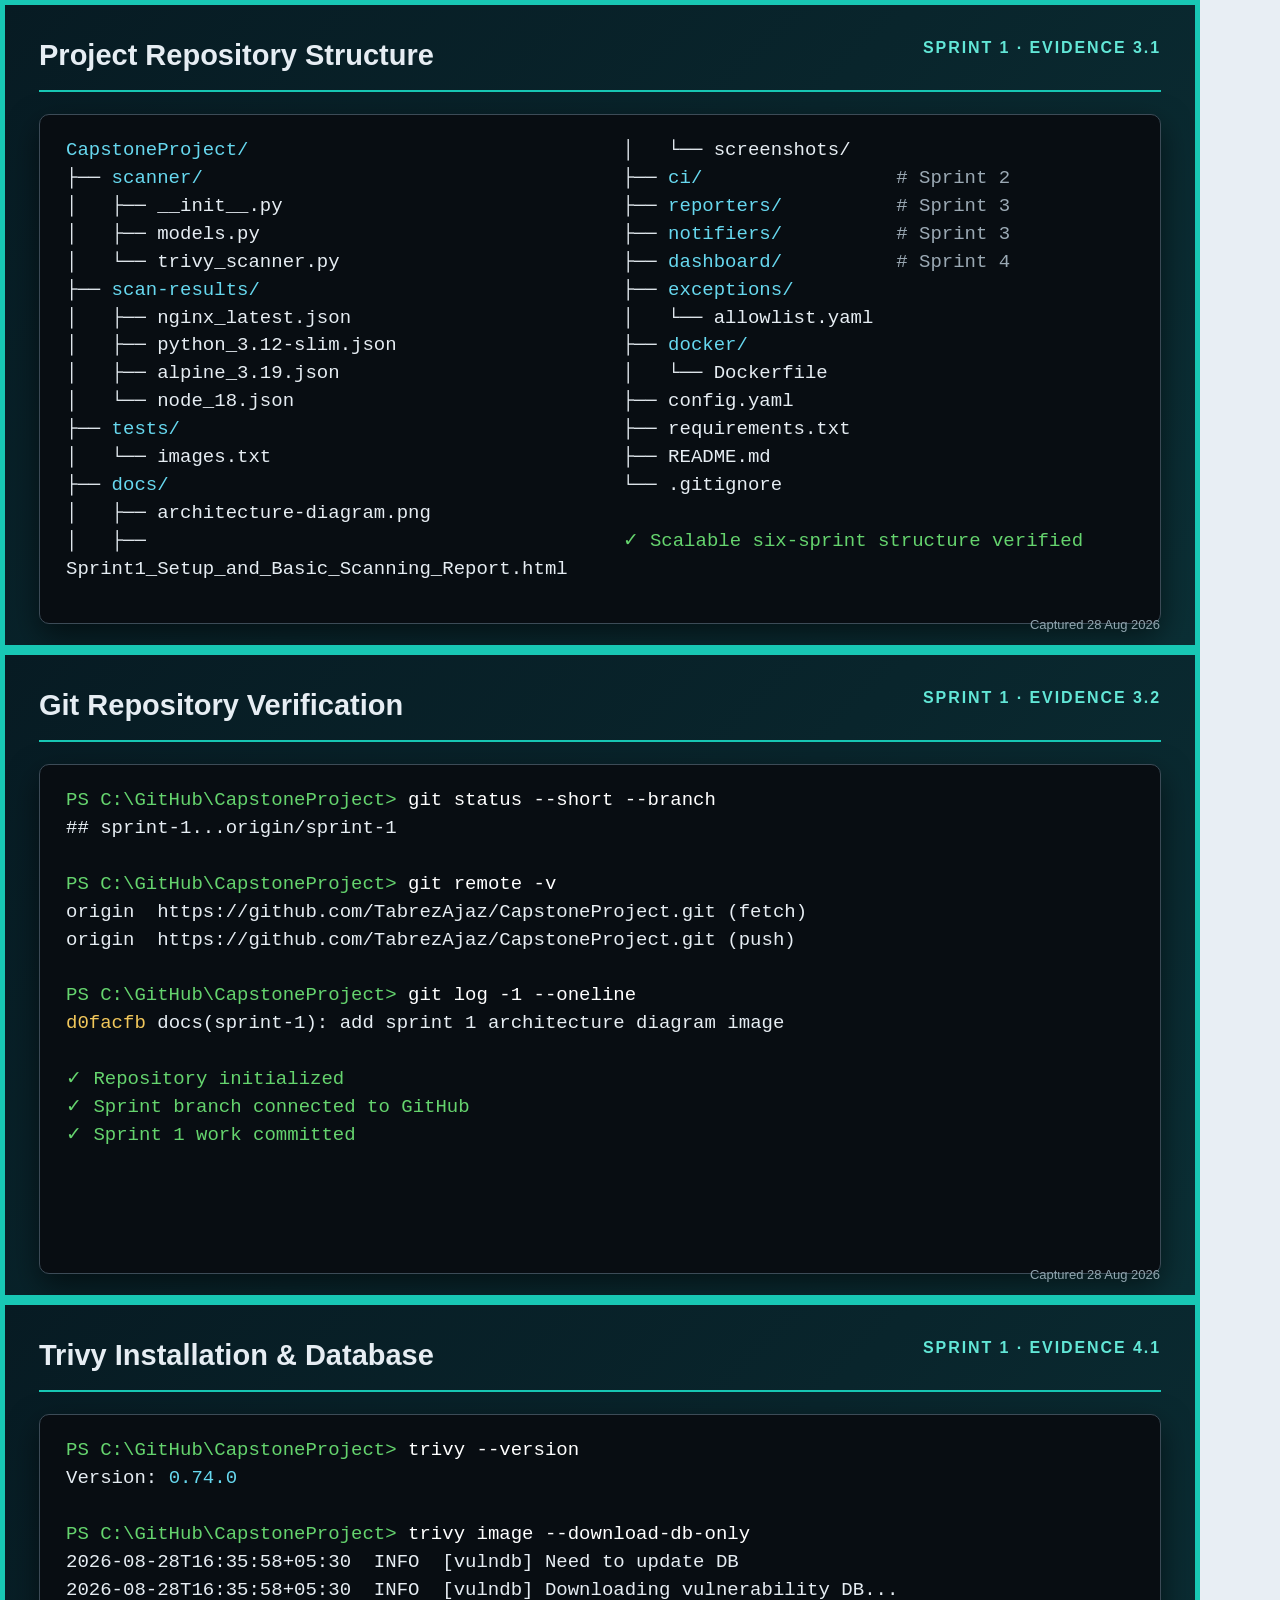
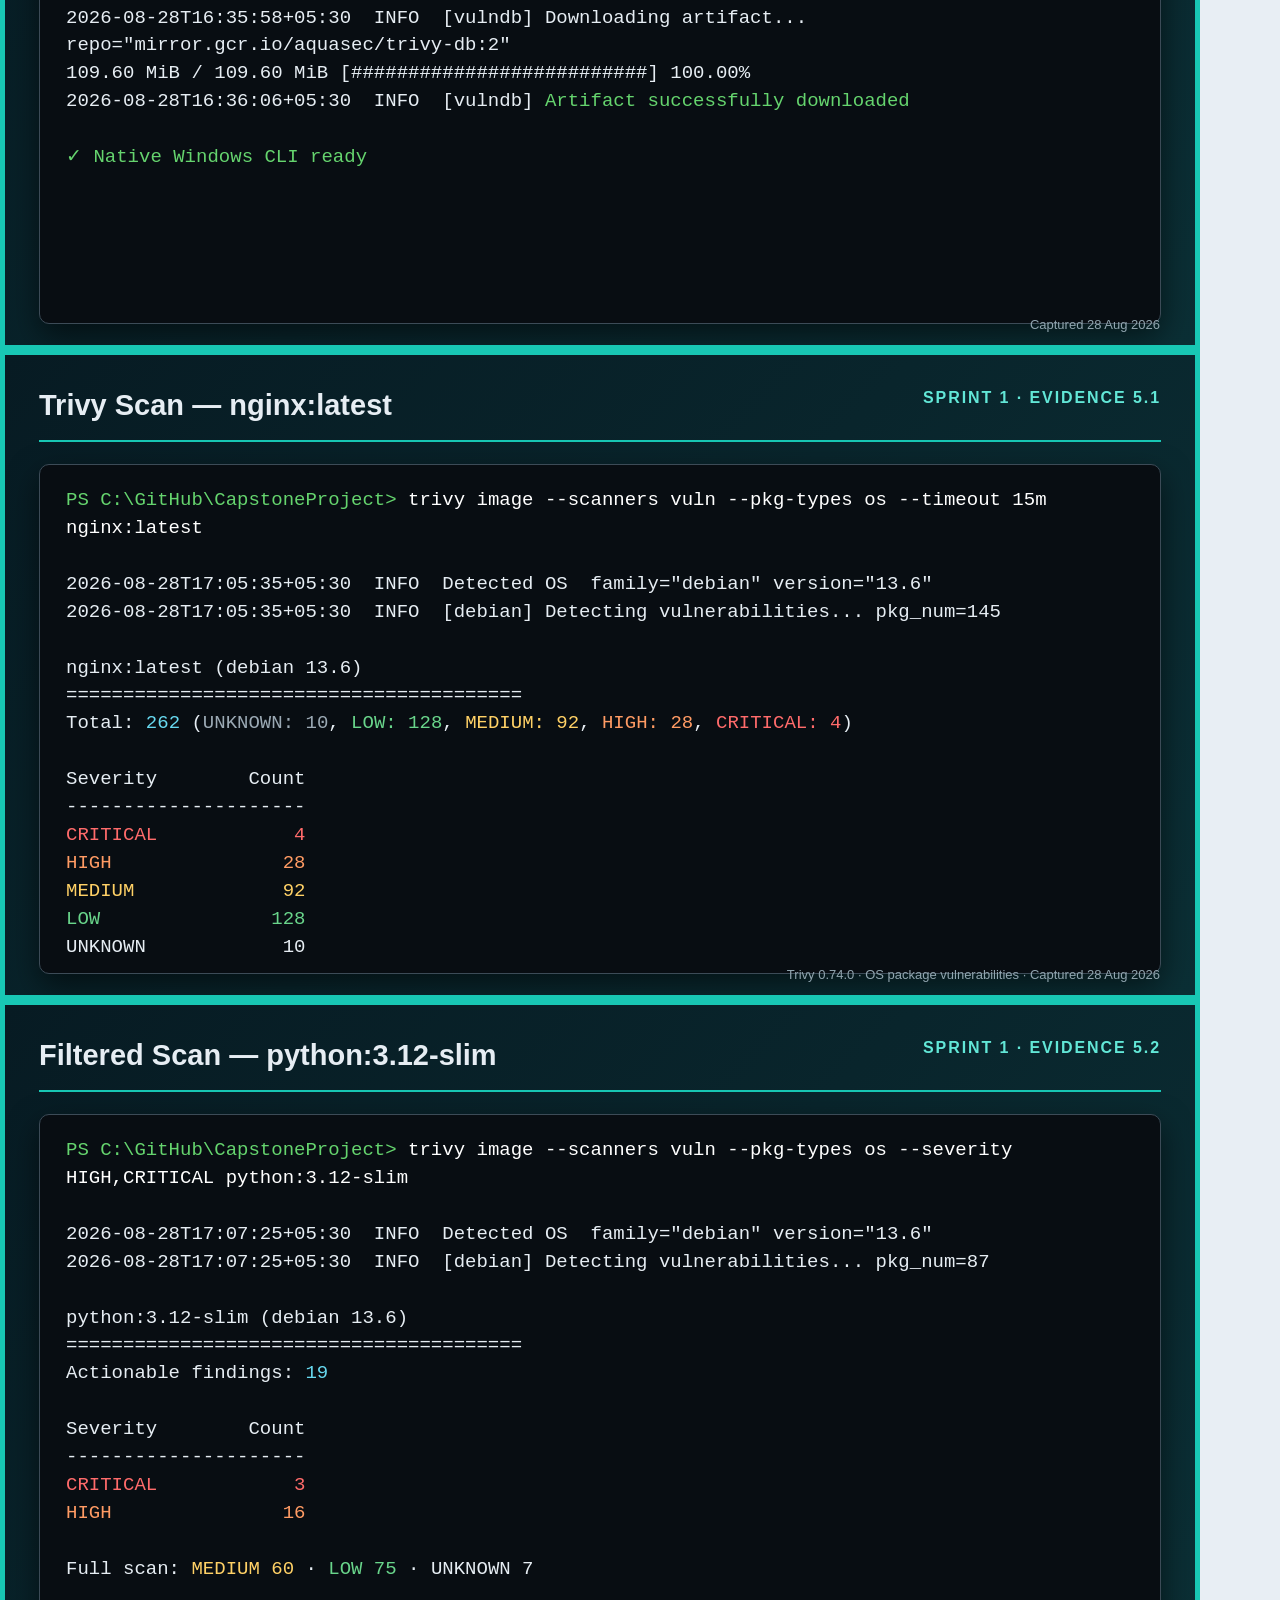
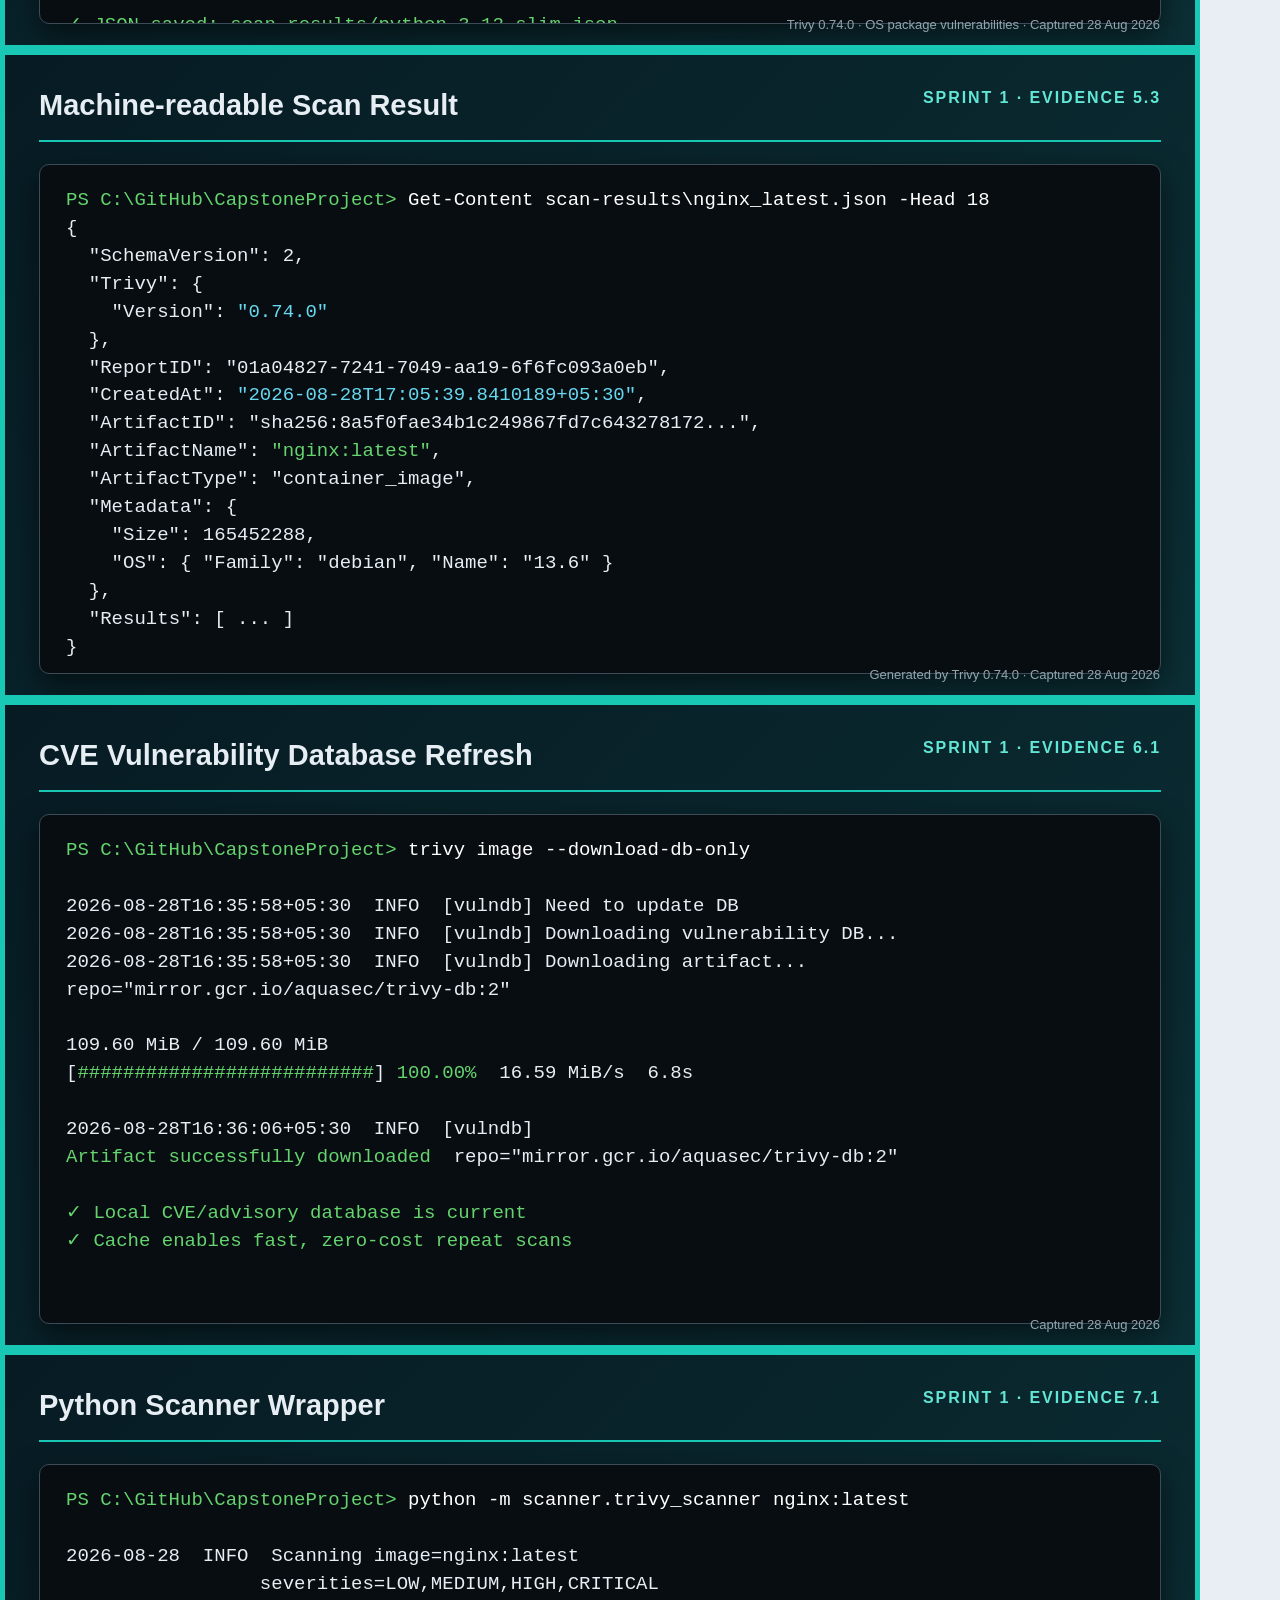
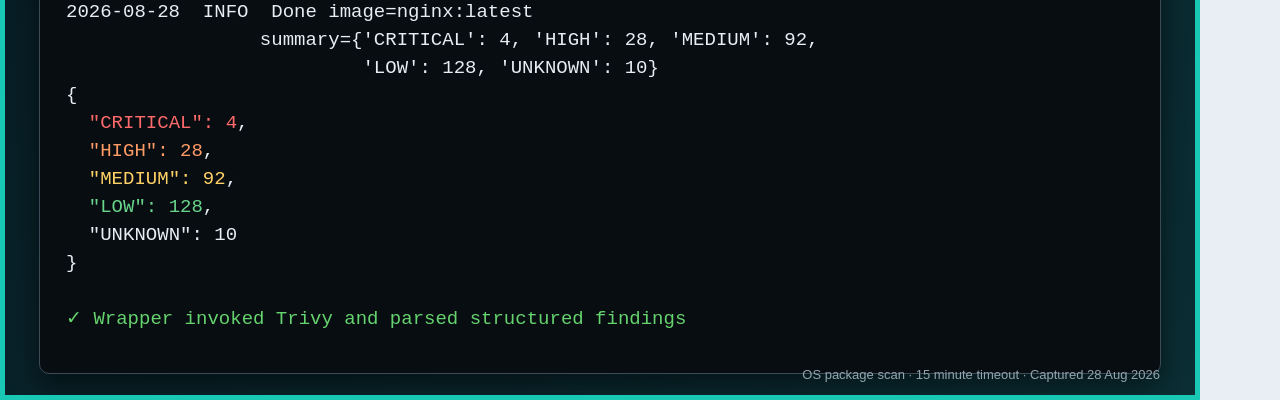
<file: docs/screenshots/sprint1-evidence.html>
<!doctype html>
<html lang="en"><head><meta charset="utf-8"><title>Sprint 1 Evidence</title>
<style>
*{box-sizing:border-box}body{margin:0;background:#e8eef4;font-family:Segoe UI,Arial,sans-serif;color:#e6edf3}.card{width:1200px;height:650px;padding:34px;background:linear-gradient(135deg,#071b23,#0b2f35);border:5px solid #18c7b4;position:relative;overflow:hidden}.head{display:flex;justify-content:space-between;border-bottom:2px solid #18c7b4;padding-bottom:18px;margin-bottom:22px}.title{font-size:29px;font-weight:700}.tag{color:#62e7d7;font-weight:700;letter-spacing:.12em}.terminal{background:#080d12;border:1px solid #3c4b57;border-radius:10px;padding:22px 26px;height:510px;overflow:hidden;box-shadow:0 12px 30px #0008;font:19px/1.47 Consolas,monospace;white-space:pre-wrap}.prompt{color:#65d46e}.cmd{color:#fff}.info{color:#67d8ef}.ok{color:#65d46e}.warn{color:#f1c75b}.muted{color:#9ba9b4}.crit{color:#ff6b6b}.high{color:#ff9b64}.medium{color:#ffd166}.low{color:#69d58b}.tree{columns:2;column-gap:45px}.footer{position:absolute;right:35px;bottom:13px;color:#91a5af;font-size:13px}
</style></head><body>
<section class="card" id="repo"><div class="head"><span class="title">Project Repository Structure</span><span class="tag">SPRINT 1 · EVIDENCE 3.1</span></div><div class="terminal tree"><span class="info">CapstoneProject/</span>
├── <span class="info">scanner/</span>
│   ├── __init__.py
│   ├── models.py
│   └── trivy_scanner.py
├── <span class="info">scan-results/</span>
│   ├── nginx_latest.json
│   ├── python_3.12-slim.json
│   ├── alpine_3.19.json
│   └── node_18.json
├── <span class="info">tests/</span>
│   └── images.txt
├── <span class="info">docs/</span>
│   ├── architecture-diagram.png
│   ├── Sprint1_Setup_and_Basic_Scanning_Report.html
│   └── screenshots/
├── <span class="info">ci/</span>                 <span class="muted"># Sprint 2</span>
├── <span class="info">reporters/</span>          <span class="muted"># Sprint 3</span>
├── <span class="info">notifiers/</span>          <span class="muted"># Sprint 3</span>
├── <span class="info">dashboard/</span>          <span class="muted"># Sprint 4</span>
├── <span class="info">exceptions/</span>
│   └── allowlist.yaml
├── <span class="info">docker/</span>
│   └── Dockerfile
├── config.yaml
├── requirements.txt
├── README.md
└── .gitignore

<span class="ok">✓ Scalable six-sprint structure verified</span></div><div class="footer">Captured 28 Aug 2026</div></section>
<section class="card" id="git"><div class="head"><span class="title">Git Repository Verification</span><span class="tag">SPRINT 1 · EVIDENCE 3.2</span></div><div class="terminal"><span class="prompt">PS C:\GitHub\CapstoneProject&gt;</span> <span class="cmd">git status --short --branch</span>
## sprint-1...origin/sprint-1

<span class="prompt">PS C:\GitHub\CapstoneProject&gt;</span> <span class="cmd">git remote -v</span>
origin  https://github.com/TabrezAjaz/CapstoneProject.git (fetch)
origin  https://github.com/TabrezAjaz/CapstoneProject.git (push)

<span class="prompt">PS C:\GitHub\CapstoneProject&gt;</span> <span class="cmd">git log -1 --oneline</span>
<span class="warn">d0facfb</span> docs(sprint-1): add sprint 1 architecture diagram image

<span class="ok">✓ Repository initialized</span>
<span class="ok">✓ Sprint branch connected to GitHub</span>
<span class="ok">✓ Sprint 1 work committed</span></div><div class="footer">Captured 28 Aug 2026</div></section>
<section class="card" id="version"><div class="head"><span class="title">Trivy Installation &amp; Database</span><span class="tag">SPRINT 1 · EVIDENCE 4.1</span></div><div class="terminal"><span class="prompt">PS C:\GitHub\CapstoneProject&gt;</span> <span class="cmd">trivy --version</span>
Version: <span class="info">0.74.0</span>

<span class="prompt">PS C:\GitHub\CapstoneProject&gt;</span> <span class="cmd">trivy image --download-db-only</span>
2026-08-28T16:35:58+05:30  INFO  [vulndb] Need to update DB
2026-08-28T16:35:58+05:30  INFO  [vulndb] Downloading vulnerability DB...
2026-08-28T16:35:58+05:30  INFO  [vulndb] Downloading artifact...
repo="mirror.gcr.io/aquasec/trivy-db:2"
109.60 MiB / 109.60 MiB [##########################] 100.00%
2026-08-28T16:36:06+05:30  INFO  [vulndb] <span class="ok">Artifact successfully downloaded</span>

<span class="ok">✓ Native Windows CLI ready</span></div><div class="footer">Captured 28 Aug 2026</div></section>
<section class="card" id="nginx"><div class="head"><span class="title">Trivy Scan — nginx:latest</span><span class="tag">SPRINT 1 · EVIDENCE 5.1</span></div><div class="terminal"><span class="prompt">PS C:\GitHub\CapstoneProject&gt;</span> <span class="cmd">trivy image --scanners vuln --pkg-types os --timeout 15m nginx:latest</span>

2026-08-28T17:05:35+05:30  INFO  Detected OS  family="debian" version="13.6"
2026-08-28T17:05:35+05:30  INFO  [debian] Detecting vulnerabilities... pkg_num=145

nginx:latest (debian 13.6)
========================================
Total: <span class="info">262</span> (<span class="muted">UNKNOWN: 10</span>, <span class="low">LOW: 128</span>, <span class="medium">MEDIUM: 92</span>, <span class="high">HIGH: 28</span>, <span class="crit">CRITICAL: 4</span>)

Severity        Count
---------------------
<span class="crit">CRITICAL            4</span>
<span class="high">HIGH               28</span>
<span class="medium">MEDIUM             92</span>
<span class="low">LOW               128</span>
UNKNOWN            10

<span class="ok">✓ JSON saved: scan-results/nginx_latest.json</span></div><div class="footer">Trivy 0.74.0 · OS package vulnerabilities · Captured 28 Aug 2026</div></section>
<section class="card" id="python"><div class="head"><span class="title">Filtered Scan — python:3.12-slim</span><span class="tag">SPRINT 1 · EVIDENCE 5.2</span></div><div class="terminal"><span class="prompt">PS C:\GitHub\CapstoneProject&gt;</span> <span class="cmd">trivy image --scanners vuln --pkg-types os --severity HIGH,CRITICAL python:3.12-slim</span>

2026-08-28T17:07:25+05:30  INFO  Detected OS  family="debian" version="13.6"
2026-08-28T17:07:25+05:30  INFO  [debian] Detecting vulnerabilities... pkg_num=87

python:3.12-slim (debian 13.6)
========================================
Actionable findings: <span class="info">19</span>

Severity        Count
---------------------
<span class="crit">CRITICAL            3</span>
<span class="high">HIGH               16</span>

Full scan: <span class="medium">MEDIUM 60</span> · <span class="low">LOW 75</span> · UNKNOWN 7

<span class="ok">✓ JSON saved: scan-results/python_3.12-slim.json</span>
<span class="ok">✓ HIGH/CRITICAL threshold data available for Sprint 2</span></div><div class="footer">Trivy 0.74.0 · OS package vulnerabilities · Captured 28 Aug 2026</div></section>
<section class="card" id="json"><div class="head"><span class="title">Machine-readable Scan Result</span><span class="tag">SPRINT 1 · EVIDENCE 5.3</span></div><div class="terminal"><span class="prompt">PS C:\GitHub\CapstoneProject&gt;</span> <span class="cmd">Get-Content scan-results\nginx_latest.json -Head 18</span>
{
  "SchemaVersion": 2,
  "Trivy": {
    "Version": <span class="info">"0.74.0"</span>
  },
  "ReportID": "01a04827-7241-7049-aa19-6f6fc093a0eb",
  "CreatedAt": <span class="info">"2026-08-28T17:05:39.8410189+05:30"</span>,
  "ArtifactID": "sha256:8a5f0fae34b1c249867fd7c643278172...",
  "ArtifactName": <span class="ok">"nginx:latest"</span>,
  "ArtifactType": "container_image",
  "Metadata": {
    "Size": 165452288,
    "OS": { "Family": "debian", "Name": "13.6" }
  },
  "Results": [ ... ]
}

<span class="ok">✓ Structured output ready for reporting and CI/CD consumers</span></div><div class="footer">Generated by Trivy 0.74.0 · Captured 28 Aug 2026</div></section>
<section class="card" id="db"><div class="head"><span class="title">CVE Vulnerability Database Refresh</span><span class="tag">SPRINT 1 · EVIDENCE 6.1</span></div><div class="terminal"><span class="prompt">PS C:\GitHub\CapstoneProject&gt;</span> <span class="cmd">trivy image --download-db-only</span>

2026-08-28T16:35:58+05:30  INFO  [vulndb] Need to update DB
2026-08-28T16:35:58+05:30  INFO  [vulndb] Downloading vulnerability DB...
2026-08-28T16:35:58+05:30  INFO  [vulndb] Downloading artifact...
repo="mirror.gcr.io/aquasec/trivy-db:2"

109.60 MiB / 109.60 MiB
[<span class="ok">##########################</span>] <span class="ok">100.00%</span>  16.59 MiB/s  6.8s

2026-08-28T16:36:06+05:30  INFO  [vulndb]
<span class="ok">Artifact successfully downloaded</span>  repo="mirror.gcr.io/aquasec/trivy-db:2"

<span class="ok">✓ Local CVE/advisory database is current</span>
<span class="ok">✓ Cache enables fast, zero-cost repeat scans</span></div><div class="footer">Captured 28 Aug 2026</div></section>
<section class="card" id="wrapper"><div class="head"><span class="title">Python Scanner Wrapper</span><span class="tag">SPRINT 1 · EVIDENCE 7.1</span></div><div class="terminal"><span class="prompt">PS C:\GitHub\CapstoneProject&gt;</span> <span class="cmd">python -m scanner.trivy_scanner nginx:latest</span>

2026-08-28  INFO  Scanning image=nginx:latest
                 severities=LOW,MEDIUM,HIGH,CRITICAL
2026-08-28  INFO  Done image=nginx:latest
                 summary={'CRITICAL': 4, 'HIGH': 28, 'MEDIUM': 92,
                          'LOW': 128, 'UNKNOWN': 10}
{
  <span class="crit">"CRITICAL": 4</span>,
  <span class="high">"HIGH": 28</span>,
  <span class="medium">"MEDIUM": 92</span>,
  <span class="low">"LOW": 128</span>,
  "UNKNOWN": 10
}

<span class="ok">✓ Wrapper invoked Trivy and parsed structured findings</span></div><div class="footer">OS package scan · 15 minute timeout · Captured 28 Aug 2026</div></section>
</body></html>
</file>
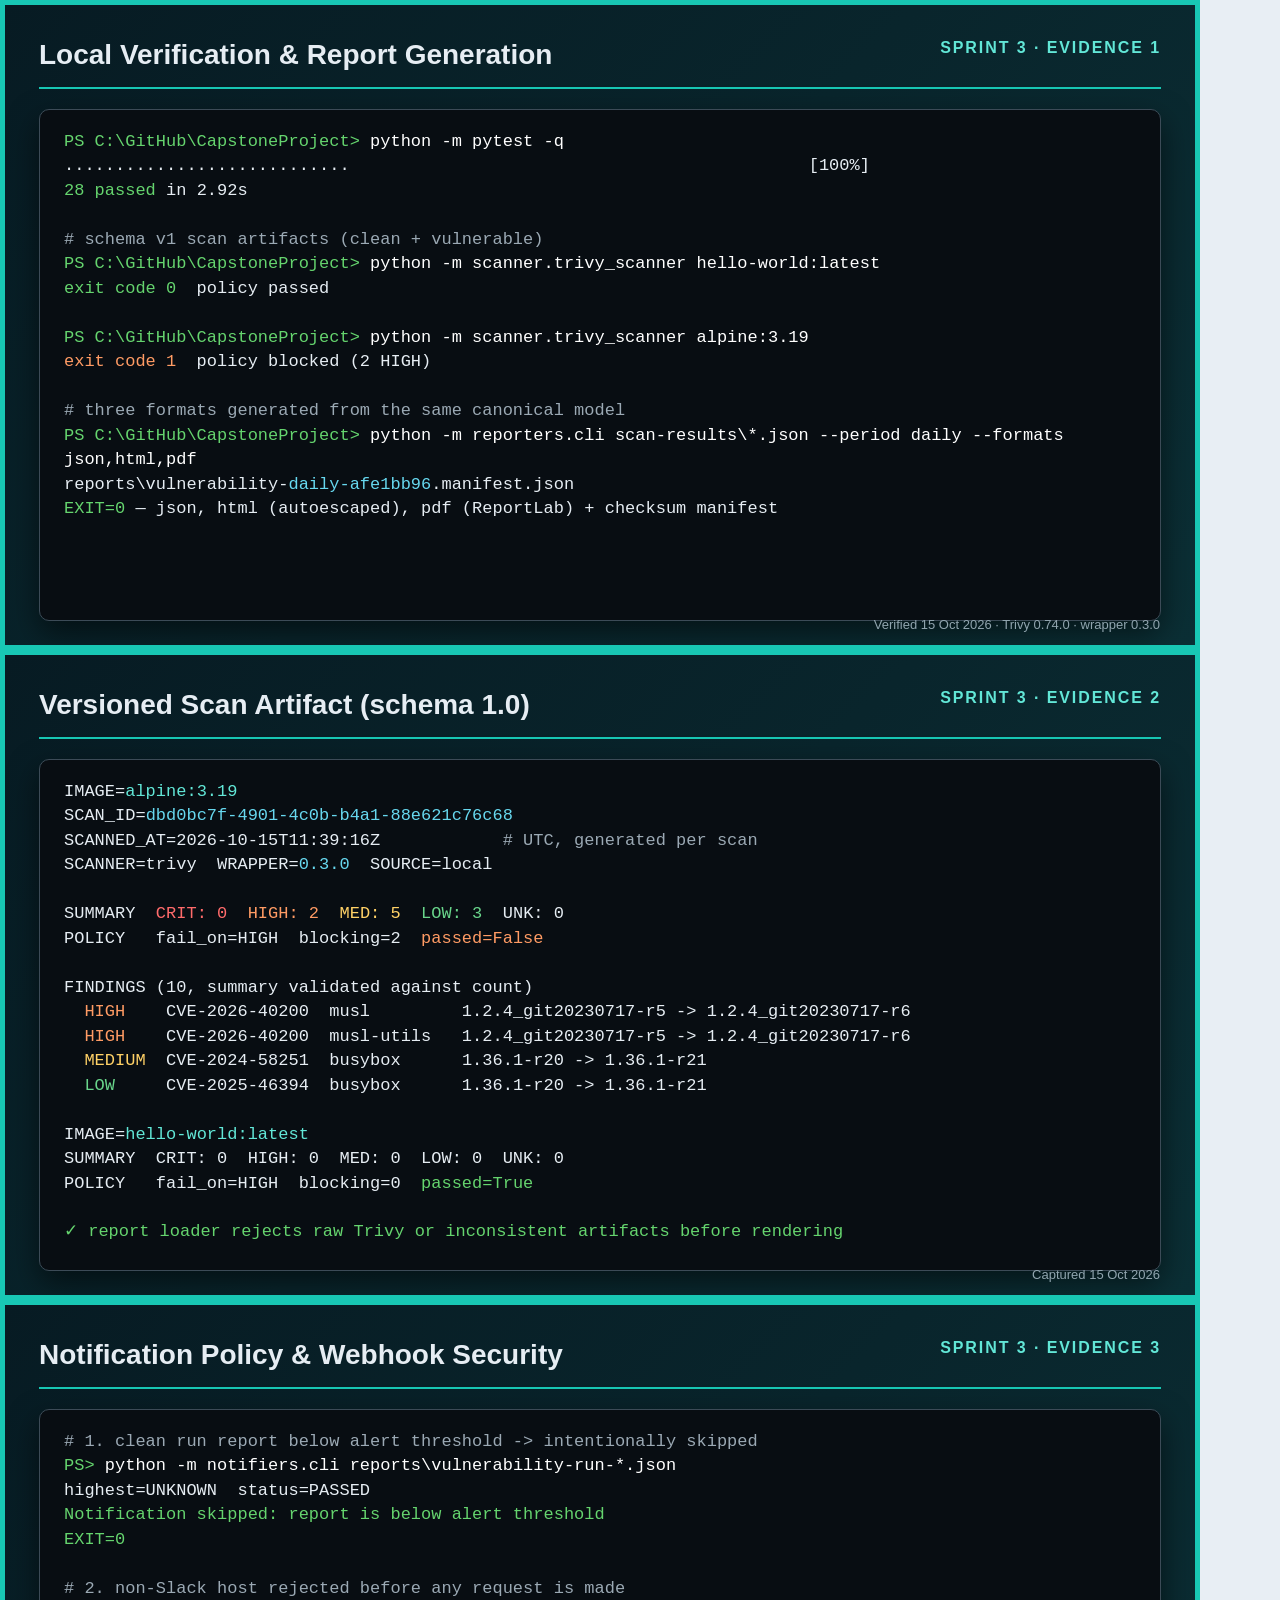
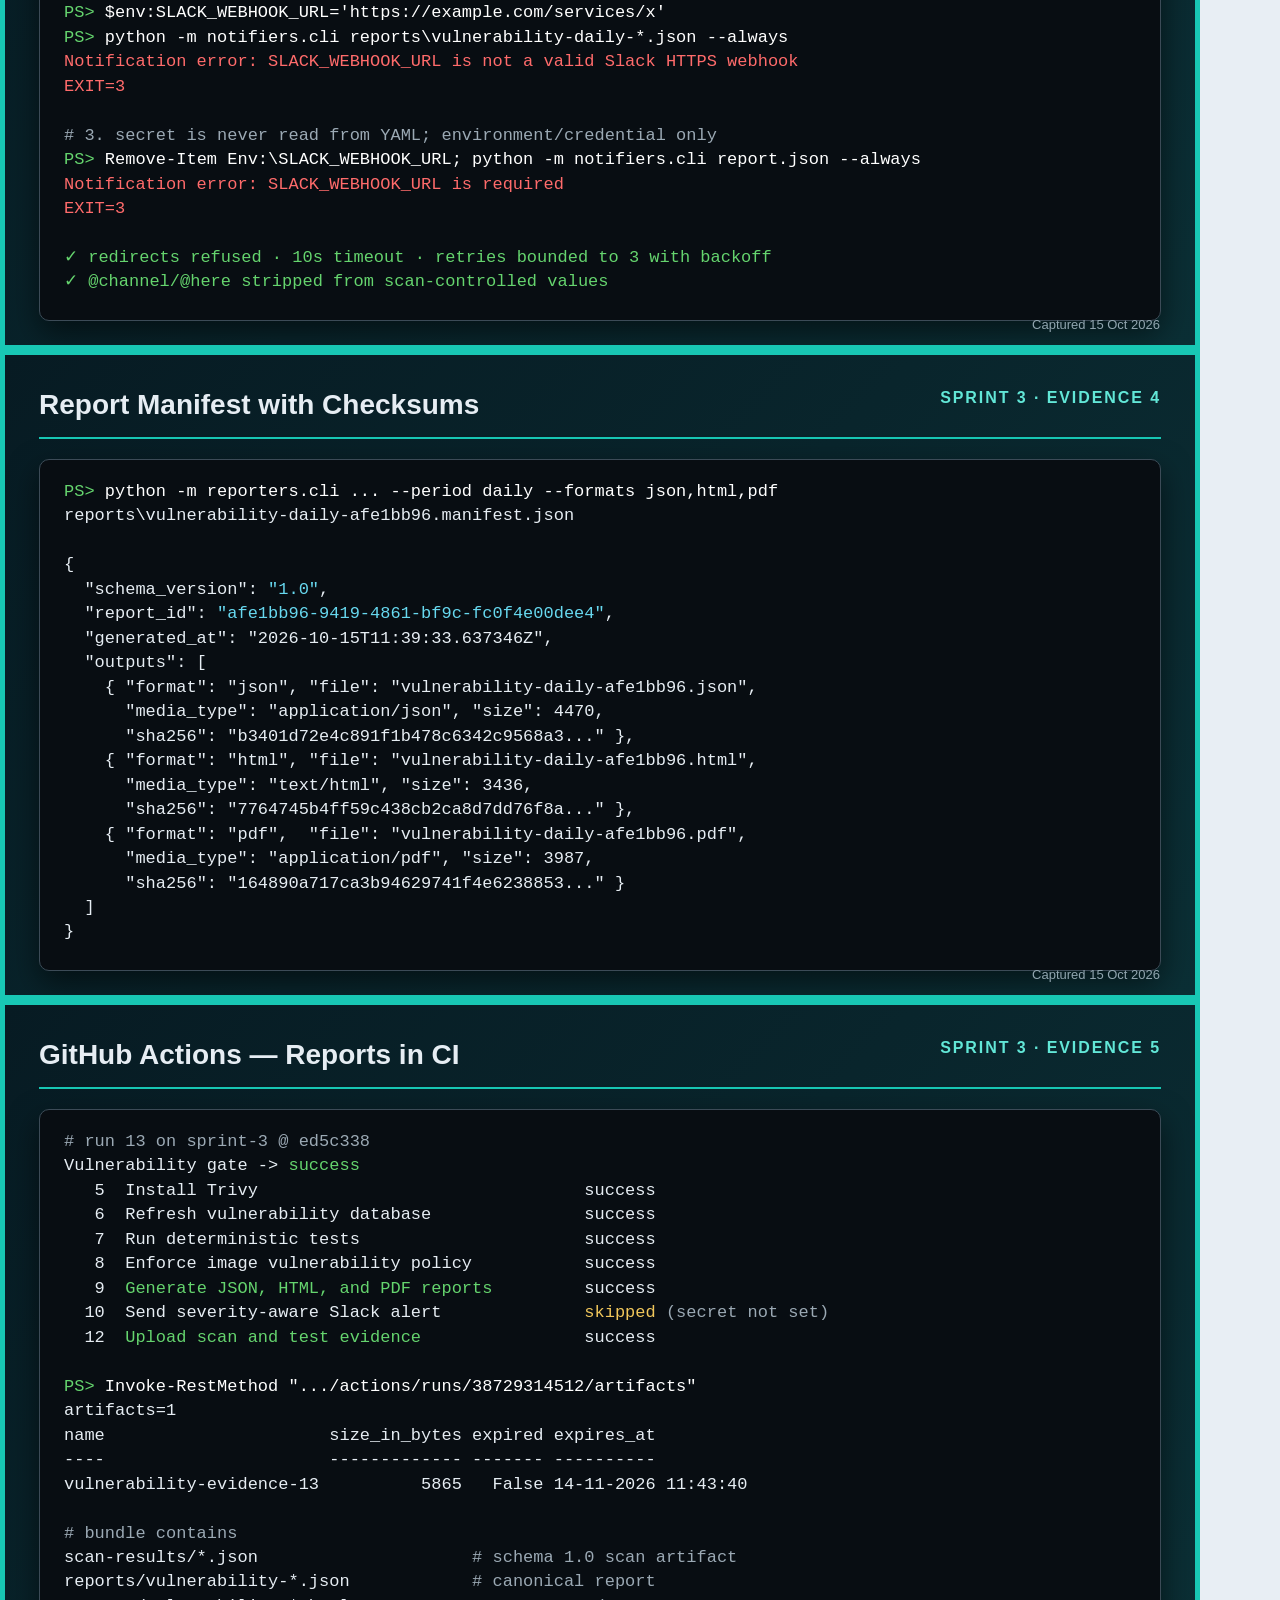
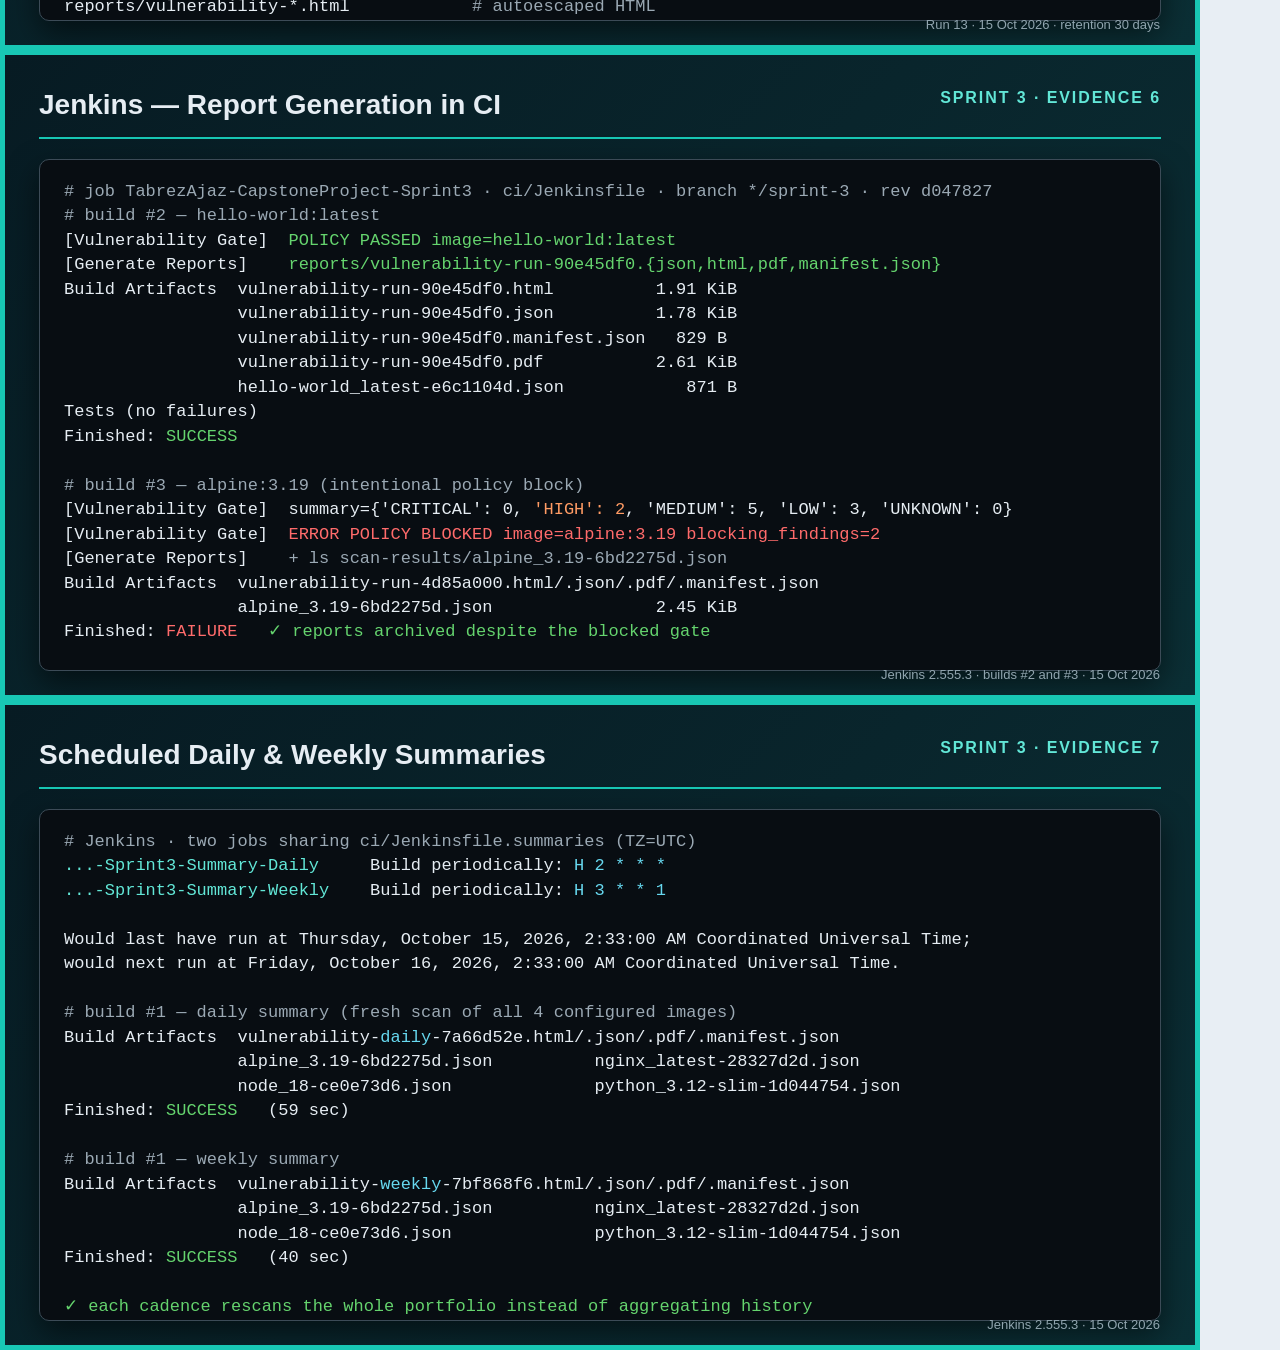
<file: docs/screenshots/sprint3-evidence.html>
<!doctype html>
<html lang="en"><head><meta charset="utf-8"><title>Sprint 3 Evidence</title>
<style>
*{box-sizing:border-box}body{margin:0;background:#e8eef4;font-family:Segoe UI,Arial,sans-serif;color:#e6edf3}
.card{width:1200px;height:650px;padding:34px;background:linear-gradient(135deg,#071b23,#0b2f35);border:5px solid #18c7b4;position:relative;overflow:hidden}
.head{display:flex;justify-content:space-between;border-bottom:2px solid #18c7b4;padding-bottom:16px;margin-bottom:20px}
.title{font-size:28px;font-weight:700}.tag{color:#62e7d7;font-weight:700;letter-spacing:.12em}
.terminal{background:#080d12;border:1px solid #3c4b57;border-radius:10px;padding:20px 24px;height:512px;overflow:hidden;box-shadow:0 12px 30px #0008;font:17px/1.44 Consolas,monospace;white-space:pre-wrap}
.prompt{color:#65d46e}.cmd{color:#fff}.info{color:#67d8ef}.ok{color:#65d46e}.warn{color:#f1c75b}.muted{color:#9ba9b4}.crit{color:#ff6b6b}.high{color:#ff9b64}.med{color:#ffd166}.low{color:#69d58b}.key{color:#62e7d7}
.footer{position:absolute;right:35px;bottom:13px;color:#91a5af;font-size:13px}
</style></head><body>

<section class="card" id="tests"><div class="head"><span class="title">Local Verification &amp; Report Generation</span><span class="tag">SPRINT 3 · EVIDENCE 1</span></div><div class="terminal"><span class="prompt">PS C:\GitHub\CapstoneProject&gt;</span> <span class="cmd">python -m pytest -q</span>
............................                                             [100%]
<span class="ok">28 passed</span> in 2.92s

<span class="muted"># schema v1 scan artifacts (clean + vulnerable)</span>
<span class="prompt">PS C:\GitHub\CapstoneProject&gt;</span> <span class="cmd">python -m scanner.trivy_scanner hello-world:latest</span>
<span class="ok">exit code 0</span>  policy passed

<span class="prompt">PS C:\GitHub\CapstoneProject&gt;</span> <span class="cmd">python -m scanner.trivy_scanner alpine:3.19</span>
<span class="high">exit code 1</span>  policy blocked (2 HIGH)

<span class="muted"># three formats generated from the same canonical model</span>
<span class="prompt">PS C:\GitHub\CapstoneProject&gt;</span> <span class="cmd">python -m reporters.cli scan-results\*.json --period daily --formats json,html,pdf</span>
reports\vulnerability-<span class="info">daily-afe1bb96</span>.manifest.json
<span class="ok">EXIT=0</span> — json, html (autoescaped), pdf (ReportLab) + checksum manifest</div><div class="footer">Verified 15 Oct 2026 · Trivy 0.74.0 · wrapper 0.3.0</div></section>

<section class="card" id="artifact"><div class="head"><span class="title">Versioned Scan Artifact (schema 1.0)</span><span class="tag">SPRINT 3 · EVIDENCE 2</span></div><div class="terminal">IMAGE=<span class="key">alpine:3.19</span>
SCAN_ID=<span class="info">dbd0bc7f-4901-4c0b-b4a1-88e621c76c68</span>
SCANNED_AT=2026-10-15T11:39:16Z            <span class="muted"># UTC, generated per scan</span>
SCANNER=trivy  WRAPPER=<span class="info">0.3.0</span>  SOURCE=local

SUMMARY  <span class="crit">CRIT: 0</span>  <span class="high">HIGH: 2</span>  <span class="med">MED: 5</span>  <span class="low">LOW: 3</span>  UNK: 0
POLICY   fail_on=HIGH  blocking=2  <span class="high">passed=False</span>

FINDINGS (10, summary validated against count)
  <span class="high">HIGH</span>    CVE-2026-40200  musl         1.2.4_git20230717-r5 -&gt; 1.2.4_git20230717-r6
  <span class="high">HIGH</span>    CVE-2026-40200  musl-utils   1.2.4_git20230717-r5 -&gt; 1.2.4_git20230717-r6
  <span class="med">MEDIUM</span>  CVE-2024-58251  busybox      1.36.1-r20 -&gt; 1.36.1-r21
  <span class="low">LOW</span>     CVE-2025-46394  busybox      1.36.1-r20 -&gt; 1.36.1-r21

IMAGE=<span class="key">hello-world:latest</span>
SUMMARY  CRIT: 0  HIGH: 0  MED: 0  LOW: 0  UNK: 0
POLICY   fail_on=HIGH  blocking=0  <span class="ok">passed=True</span>

<span class="ok">✓ report loader rejects raw Trivy or inconsistent artifacts before rendering</span></div><div class="footer">Captured 15 Oct 2026</div></section>

<section class="card" id="notify"><div class="head"><span class="title">Notification Policy &amp; Webhook Security</span><span class="tag">SPRINT 3 · EVIDENCE 3</span></div><div class="terminal"><span class="muted"># 1. clean run report below alert threshold -&gt; intentionally skipped</span>
<span class="prompt">PS&gt;</span> <span class="cmd">python -m notifiers.cli reports\vulnerability-run-*.json</span>
highest=UNKNOWN  status=PASSED
<span class="ok">Notification skipped: report is below alert threshold</span>
<span class="ok">EXIT=0</span>

<span class="muted"># 2. non-Slack host rejected before any request is made</span>
<span class="prompt">PS&gt;</span> <span class="cmd">$env:SLACK_WEBHOOK_URL='https://example.com/services/x'</span>
<span class="prompt">PS&gt;</span> <span class="cmd">python -m notifiers.cli reports\vulnerability-daily-*.json --always</span>
<span class="crit">Notification error: SLACK_WEBHOOK_URL is not a valid Slack HTTPS webhook</span>
<span class="crit">EXIT=3</span>

<span class="muted"># 3. secret is never read from YAML; environment/credential only</span>
<span class="prompt">PS&gt;</span> <span class="cmd">Remove-Item Env:\SLACK_WEBHOOK_URL; python -m notifiers.cli report.json --always</span>
<span class="crit">Notification error: SLACK_WEBHOOK_URL is required</span>
<span class="crit">EXIT=3</span>

<span class="ok">✓ redirects refused · 10s timeout · retries bounded to 3 with backoff</span>
<span class="ok">✓ @channel/@here stripped from scan-controlled values</span></div><div class="footer">Captured 15 Oct 2026</div></section>

<section class="card" id="manifest"><div class="head"><span class="title">Report Manifest with Checksums</span><span class="tag">SPRINT 3 · EVIDENCE 4</span></div><div class="terminal"><span class="prompt">PS&gt;</span> <span class="cmd">python -m reporters.cli ... --period daily --formats json,html,pdf</span>
reports\vulnerability-daily-afe1bb96.manifest.json

{
  "schema_version": <span class="info">"1.0"</span>,
  "report_id": <span class="info">"afe1bb96-9419-4861-bf9c-fc0f4e00dee4"</span>,
  "generated_at": "2026-10-15T11:39:33.637346Z",
  "outputs": [
    { "format": "json", "file": "vulnerability-daily-afe1bb96.json",
      "media_type": "application/json", "size": 4470,
      "sha256": "b3401d72e4c891f1b478c6342c9568a3..." },
    { "format": "html", "file": "vulnerability-daily-afe1bb96.html",
      "media_type": "text/html", "size": 3436,
      "sha256": "7764745b4ff59c438cb2ca8d7dd76f8a..." },
    { "format": "pdf",  "file": "vulnerability-daily-afe1bb96.pdf",
      "media_type": "application/pdf", "size": 3987,
      "sha256": "164890a717ca3b94629741f4e6238853..." }
  ]
}

<span class="ok">✓ manifest written last — it lists only fully written outputs</span>
<span class="ok">✓ all three formats share one report_id and identical totals</span></div><div class="footer">Captured 15 Oct 2026</div></section>

<section class="card" id="github"><div class="head"><span class="title">GitHub Actions — Reports in CI</span><span class="tag">SPRINT 3 · EVIDENCE 5</span></div><div class="terminal"><span class="muted"># run 13 on sprint-3 @ ed5c338</span>
Vulnerability gate -> <span class="ok">success</span>
   5  Install Trivy                                success
   6  Refresh vulnerability database               success
   7  Run deterministic tests                      success
   8  Enforce image vulnerability policy           success
   9  <span class="ok">Generate JSON, HTML, and PDF reports</span>         success
  10  Send severity-aware Slack alert              <span class="warn">skipped</span> <span class="muted">(secret not set)</span>
  12  <span class="ok">Upload scan and test evidence</span>                success

<span class="prompt">PS&gt;</span> <span class="cmd">Invoke-RestMethod ".../actions/runs/38729314512/artifacts"</span>
artifacts=1
name                      size_in_bytes expired expires_at
----                      ------------- ------- ----------
vulnerability-evidence-13          5865   False 14-11-2026 11:43:40

<span class="muted"># bundle contains</span>
scan-results/*.json                     <span class="muted"># schema 1.0 scan artifact</span>
reports/vulnerability-*.json            <span class="muted"># canonical report</span>
reports/vulnerability-*.html            <span class="muted"># autoescaped HTML</span>
reports/vulnerability-*.pdf             <span class="muted"># paginated PDF</span>
reports/vulnerability-*.manifest.json   <span class="muted"># SHA-256 checksums</span>
test-results/junit.xml                  <span class="muted"># test evidence</span>

<span class="ok">✓ reports are produced and uploaded even when the gate blocks</span></div><div class="footer">Run 13 · 15 Oct 2026 · retention 30 days</div></section>

<section class="card" id="jenkins"><div class="head"><span class="title">Jenkins — Report Generation in CI</span><span class="tag">SPRINT 3 · EVIDENCE 6</span></div><div class="terminal"><span class="muted"># job TabrezAjaz-CapstoneProject-Sprint3 · ci/Jenkinsfile · branch */sprint-3 · rev d047827</span>
<span class="muted"># build #2 — hello-world:latest</span>
[Vulnerability Gate]  <span class="ok">POLICY PASSED image=hello-world:latest</span>
[Generate Reports]    <span class="ok">reports/vulnerability-run-90e45df0.{json,html,pdf,manifest.json}</span>
Build Artifacts  vulnerability-run-90e45df0.html          1.91 KiB
                 vulnerability-run-90e45df0.json          1.78 KiB
                 vulnerability-run-90e45df0.manifest.json   829 B
                 vulnerability-run-90e45df0.pdf           2.61 KiB
                 hello-world_latest-e6c1104d.json            871 B
Tests (no failures)
Finished: <span class="ok">SUCCESS</span>

<span class="muted"># build #3 — alpine:3.19 (intentional policy block)</span>
[Vulnerability Gate]  summary={'CRITICAL': 0, <span class="high">'HIGH': 2</span>, 'MEDIUM': 5, 'LOW': 3, 'UNKNOWN': 0}
[Vulnerability Gate]  <span class="crit">ERROR POLICY BLOCKED image=alpine:3.19 blocking_findings=2</span>
[Generate Reports]    <span class="muted">+ ls scan-results/alpine_3.19-6bd2275d.json</span>
Build Artifacts  vulnerability-run-4d85a000.html/.json/.pdf/.manifest.json
                 alpine_3.19-6bd2275d.json                2.45 KiB
Finished: <span class="crit">FAILURE</span>   <span class="ok">✓ reports archived despite the blocked gate</span></div><div class="footer">Jenkins 2.555.3 · builds #2 and #3 · 15 Oct 2026</div></section>

<section class="card" id="schedule"><div class="head"><span class="title">Scheduled Daily &amp; Weekly Summaries</span><span class="tag">SPRINT 3 · EVIDENCE 7</span></div><div class="terminal"><span class="muted"># Jenkins · two jobs sharing ci/Jenkinsfile.summaries (TZ=UTC)</span>
<span class="key">...-Sprint3-Summary-Daily</span>     Build periodically: <span class="info">H 2 * * *</span>
<span class="key">...-Sprint3-Summary-Weekly</span>    Build periodically: <span class="info">H 3 * * 1</span>

Would last have run at Thursday, October 15, 2026, 2:33:00 AM Coordinated Universal Time;
would next run at Friday, October 16, 2026, 2:33:00 AM Coordinated Universal Time.

<span class="muted"># build #1 — daily summary (fresh scan of all 4 configured images)</span>
Build Artifacts  vulnerability-<span class="info">daily</span>-7a66d52e.html/.json/.pdf/.manifest.json
                 alpine_3.19-6bd2275d.json          nginx_latest-28327d2d.json
                 node_18-ce0e73d6.json              python_3.12-slim-1d044754.json
Finished: <span class="ok">SUCCESS</span>   (59 sec)

<span class="muted"># build #1 — weekly summary</span>
Build Artifacts  vulnerability-<span class="info">weekly</span>-7bf868f6.html/.json/.pdf/.manifest.json
                 alpine_3.19-6bd2275d.json          nginx_latest-28327d2d.json
                 node_18-ce0e73d6.json              python_3.12-slim-1d044754.json
Finished: <span class="ok">SUCCESS</span>   (40 sec)

<span class="ok">✓ each cadence rescans the whole portfolio instead of aggregating history</span></div><div class="footer">Jenkins 2.555.3 · 15 Oct 2026</div></section>

</body></html>
</file>
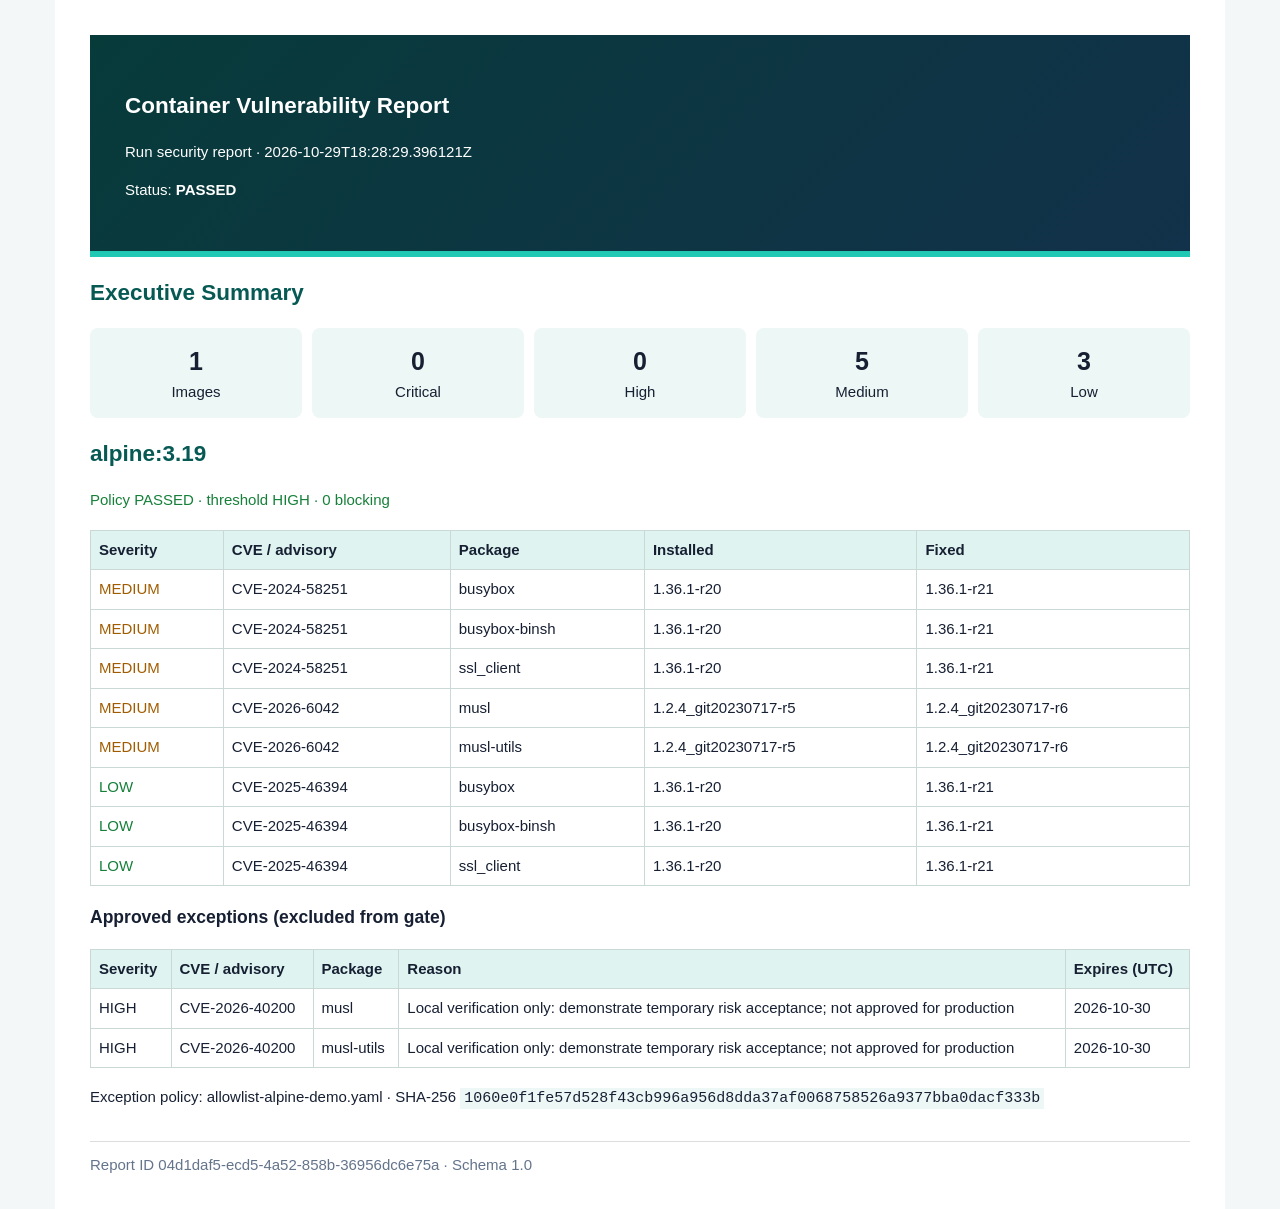
<file: docs/evidence/sprint5/vulnerability-run-04d1daf5.html>
<!doctype html>
<html lang="en"><head><meta charset="utf-8"><meta name="viewport" content="width=device-width,initial-scale=1">
<title>Container Vulnerability Report</title><style>
body{font:15px/1.5 Segoe UI,Arial;color:#172033;margin:0;background:#f4f7f8}main{max-width:1100px;margin:auto;background:white;padding:35px}h1,h2{color:#075a54}.hero{background:linear-gradient(135deg,#073b3a,#12314a);color:white;padding:35px;border-bottom:6px solid #21c8b3}.hero h1{color:white}.grid{display:grid;grid-template-columns:repeat(5,1fr);gap:10px}.metric{padding:15px;border-radius:8px;background:#edf7f5;text-align:center}.metric strong{display:block;font-size:25px}table{width:100%;border-collapse:collapse;margin:18px 0}th,td{border:1px solid #cad8d6;padding:8px;text-align:left}th{background:#dff4f0}.passed{color:#16803a}.blocked,.CRITICAL,.HIGH{color:#b42318}.MEDIUM{color:#a15c00}.LOW{color:#16803a}code{background:#edf7f5;padding:2px 4px}footer{color:#64748b;margin-top:30px;border-top:1px solid #ddd;padding-top:12px}@media print{body{background:white}main{padding:0}}
</style></head><body><main><section class="hero"><h1>Container Vulnerability Report</h1><p>Run security report · 2026-10-29T18:28:29.396121Z</p><p>Status: <strong>PASSED</strong></p></section>
<h2>Executive Summary</h2><div class="grid"><div class="metric"><strong>1</strong>Images</div><div class="metric"><strong>0</strong>Critical</div><div class="metric"><strong>0</strong>High</div><div class="metric"><strong>5</strong>Medium</div><div class="metric"><strong>3</strong>Low</div></div>
<h2>alpine:3.19</h2><p class="passed">Policy PASSED · threshold HIGH · 0 blocking</p>
<table><thead><tr><th>Severity</th><th>CVE / advisory</th><th>Package</th><th>Installed</th><th>Fixed</th></tr></thead><tbody><tr><td class="MEDIUM">MEDIUM</td><td>CVE-2024-58251</td><td>busybox</td><td>1.36.1-r20</td><td>1.36.1-r21</td></tr><tr><td class="MEDIUM">MEDIUM</td><td>CVE-2024-58251</td><td>busybox-binsh</td><td>1.36.1-r20</td><td>1.36.1-r21</td></tr><tr><td class="MEDIUM">MEDIUM</td><td>CVE-2024-58251</td><td>ssl_client</td><td>1.36.1-r20</td><td>1.36.1-r21</td></tr><tr><td class="MEDIUM">MEDIUM</td><td>CVE-2026-6042</td><td>musl</td><td>1.2.4_git20230717-r5</td><td>1.2.4_git20230717-r6</td></tr><tr><td class="MEDIUM">MEDIUM</td><td>CVE-2026-6042</td><td>musl-utils</td><td>1.2.4_git20230717-r5</td><td>1.2.4_git20230717-r6</td></tr><tr><td class="LOW">LOW</td><td>CVE-2025-46394</td><td>busybox</td><td>1.36.1-r20</td><td>1.36.1-r21</td></tr><tr><td class="LOW">LOW</td><td>CVE-2025-46394</td><td>busybox-binsh</td><td>1.36.1-r20</td><td>1.36.1-r21</td></tr><tr><td class="LOW">LOW</td><td>CVE-2025-46394</td><td>ssl_client</td><td>1.36.1-r20</td><td>1.36.1-r21</td></tr></tbody></table>
<h3>Approved exceptions (excluded from gate)</h3><table><thead><tr><th>Severity</th><th>CVE / advisory</th><th>Package</th><th>Reason</th><th>Expires (UTC)</th></tr></thead><tbody><tr><td>HIGH</td><td>CVE-2026-40200</td><td>musl</td><td>Local verification only: demonstrate temporary risk acceptance; not approved for production</td><td>2026-10-30</td></tr><tr><td>HIGH</td><td>CVE-2026-40200</td><td>musl-utils</td><td>Local verification only: demonstrate temporary risk acceptance; not approved for production</td><td>2026-10-30</td></tr></tbody></table>

<p>Exception policy: allowlist-alpine-demo.yaml &middot; SHA-256 <code>1060e0f1fe57d528f43cb996a956d8dda37af0068758526a9377bba0dacf333b</code></p>

<footer>Report ID 04d1daf5-ecd5-4a52-858b-36956dc6e75a · Schema 1.0</footer></main></body></html>
</file>
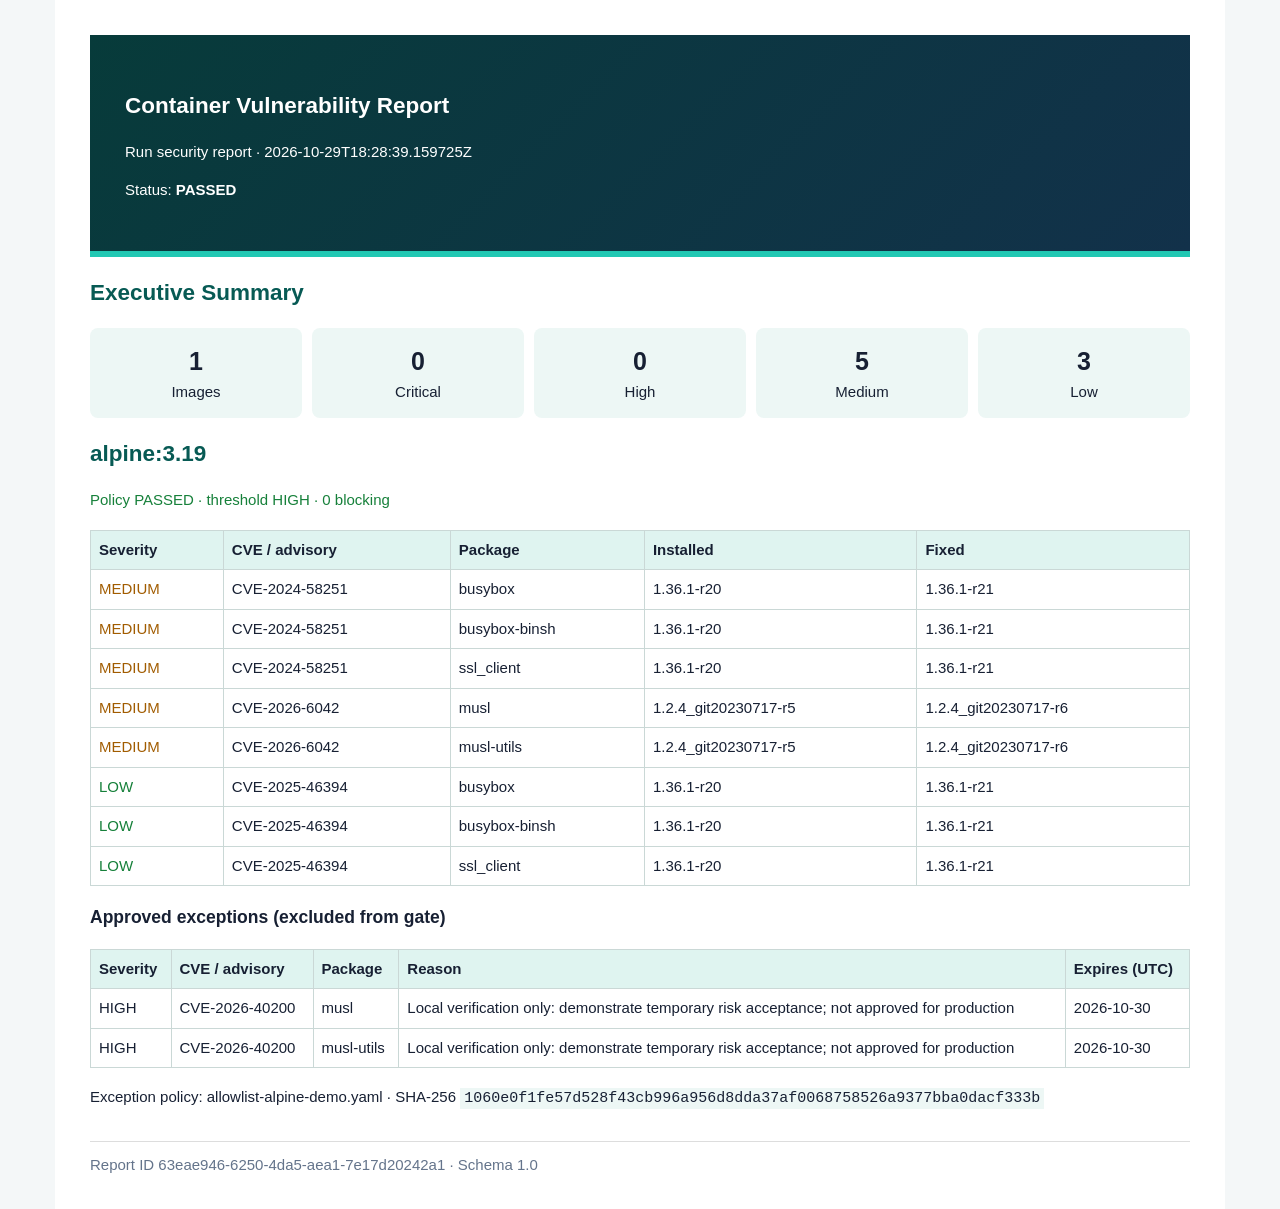
<file: docs/evidence/sprint5/vulnerability-run-63eae946.html>
<!doctype html>
<html lang="en"><head><meta charset="utf-8"><meta name="viewport" content="width=device-width,initial-scale=1">
<title>Container Vulnerability Report</title><style>
body{font:15px/1.5 Segoe UI,Arial;color:#172033;margin:0;background:#f4f7f8}main{max-width:1100px;margin:auto;background:white;padding:35px}h1,h2{color:#075a54}.hero{background:linear-gradient(135deg,#073b3a,#12314a);color:white;padding:35px;border-bottom:6px solid #21c8b3}.hero h1{color:white}.grid{display:grid;grid-template-columns:repeat(5,1fr);gap:10px}.metric{padding:15px;border-radius:8px;background:#edf7f5;text-align:center}.metric strong{display:block;font-size:25px}table{width:100%;border-collapse:collapse;margin:18px 0}th,td{border:1px solid #cad8d6;padding:8px;text-align:left}th{background:#dff4f0}.passed{color:#16803a}.blocked,.CRITICAL,.HIGH{color:#b42318}.MEDIUM{color:#a15c00}.LOW{color:#16803a}code{background:#edf7f5;padding:2px 4px}footer{color:#64748b;margin-top:30px;border-top:1px solid #ddd;padding-top:12px}@media print{body{background:white}main{padding:0}}
</style></head><body><main><section class="hero"><h1>Container Vulnerability Report</h1><p>Run security report · 2026-10-29T18:28:39.159725Z</p><p>Status: <strong>PASSED</strong></p></section>
<h2>Executive Summary</h2><div class="grid"><div class="metric"><strong>1</strong>Images</div><div class="metric"><strong>0</strong>Critical</div><div class="metric"><strong>0</strong>High</div><div class="metric"><strong>5</strong>Medium</div><div class="metric"><strong>3</strong>Low</div></div>
<h2>alpine:3.19</h2><p class="passed">Policy PASSED · threshold HIGH · 0 blocking</p>
<table><thead><tr><th>Severity</th><th>CVE / advisory</th><th>Package</th><th>Installed</th><th>Fixed</th></tr></thead><tbody><tr><td class="MEDIUM">MEDIUM</td><td>CVE-2024-58251</td><td>busybox</td><td>1.36.1-r20</td><td>1.36.1-r21</td></tr><tr><td class="MEDIUM">MEDIUM</td><td>CVE-2024-58251</td><td>busybox-binsh</td><td>1.36.1-r20</td><td>1.36.1-r21</td></tr><tr><td class="MEDIUM">MEDIUM</td><td>CVE-2024-58251</td><td>ssl_client</td><td>1.36.1-r20</td><td>1.36.1-r21</td></tr><tr><td class="MEDIUM">MEDIUM</td><td>CVE-2026-6042</td><td>musl</td><td>1.2.4_git20230717-r5</td><td>1.2.4_git20230717-r6</td></tr><tr><td class="MEDIUM">MEDIUM</td><td>CVE-2026-6042</td><td>musl-utils</td><td>1.2.4_git20230717-r5</td><td>1.2.4_git20230717-r6</td></tr><tr><td class="LOW">LOW</td><td>CVE-2025-46394</td><td>busybox</td><td>1.36.1-r20</td><td>1.36.1-r21</td></tr><tr><td class="LOW">LOW</td><td>CVE-2025-46394</td><td>busybox-binsh</td><td>1.36.1-r20</td><td>1.36.1-r21</td></tr><tr><td class="LOW">LOW</td><td>CVE-2025-46394</td><td>ssl_client</td><td>1.36.1-r20</td><td>1.36.1-r21</td></tr></tbody></table>
<h3>Approved exceptions (excluded from gate)</h3><table><thead><tr><th>Severity</th><th>CVE / advisory</th><th>Package</th><th>Reason</th><th>Expires (UTC)</th></tr></thead><tbody><tr><td>HIGH</td><td>CVE-2026-40200</td><td>musl</td><td>Local verification only: demonstrate temporary risk acceptance; not approved for production</td><td>2026-10-30</td></tr><tr><td>HIGH</td><td>CVE-2026-40200</td><td>musl-utils</td><td>Local verification only: demonstrate temporary risk acceptance; not approved for production</td><td>2026-10-30</td></tr></tbody></table>

<p>Exception policy: allowlist-alpine-demo.yaml &middot; SHA-256 <code>1060e0f1fe57d528f43cb996a956d8dda37af0068758526a9377bba0dacf333b</code></p>

<footer>Report ID 63eae946-6250-4da5-aea1-7e17d20242a1 · Schema 1.0</footer></main></body></html>
</file>
